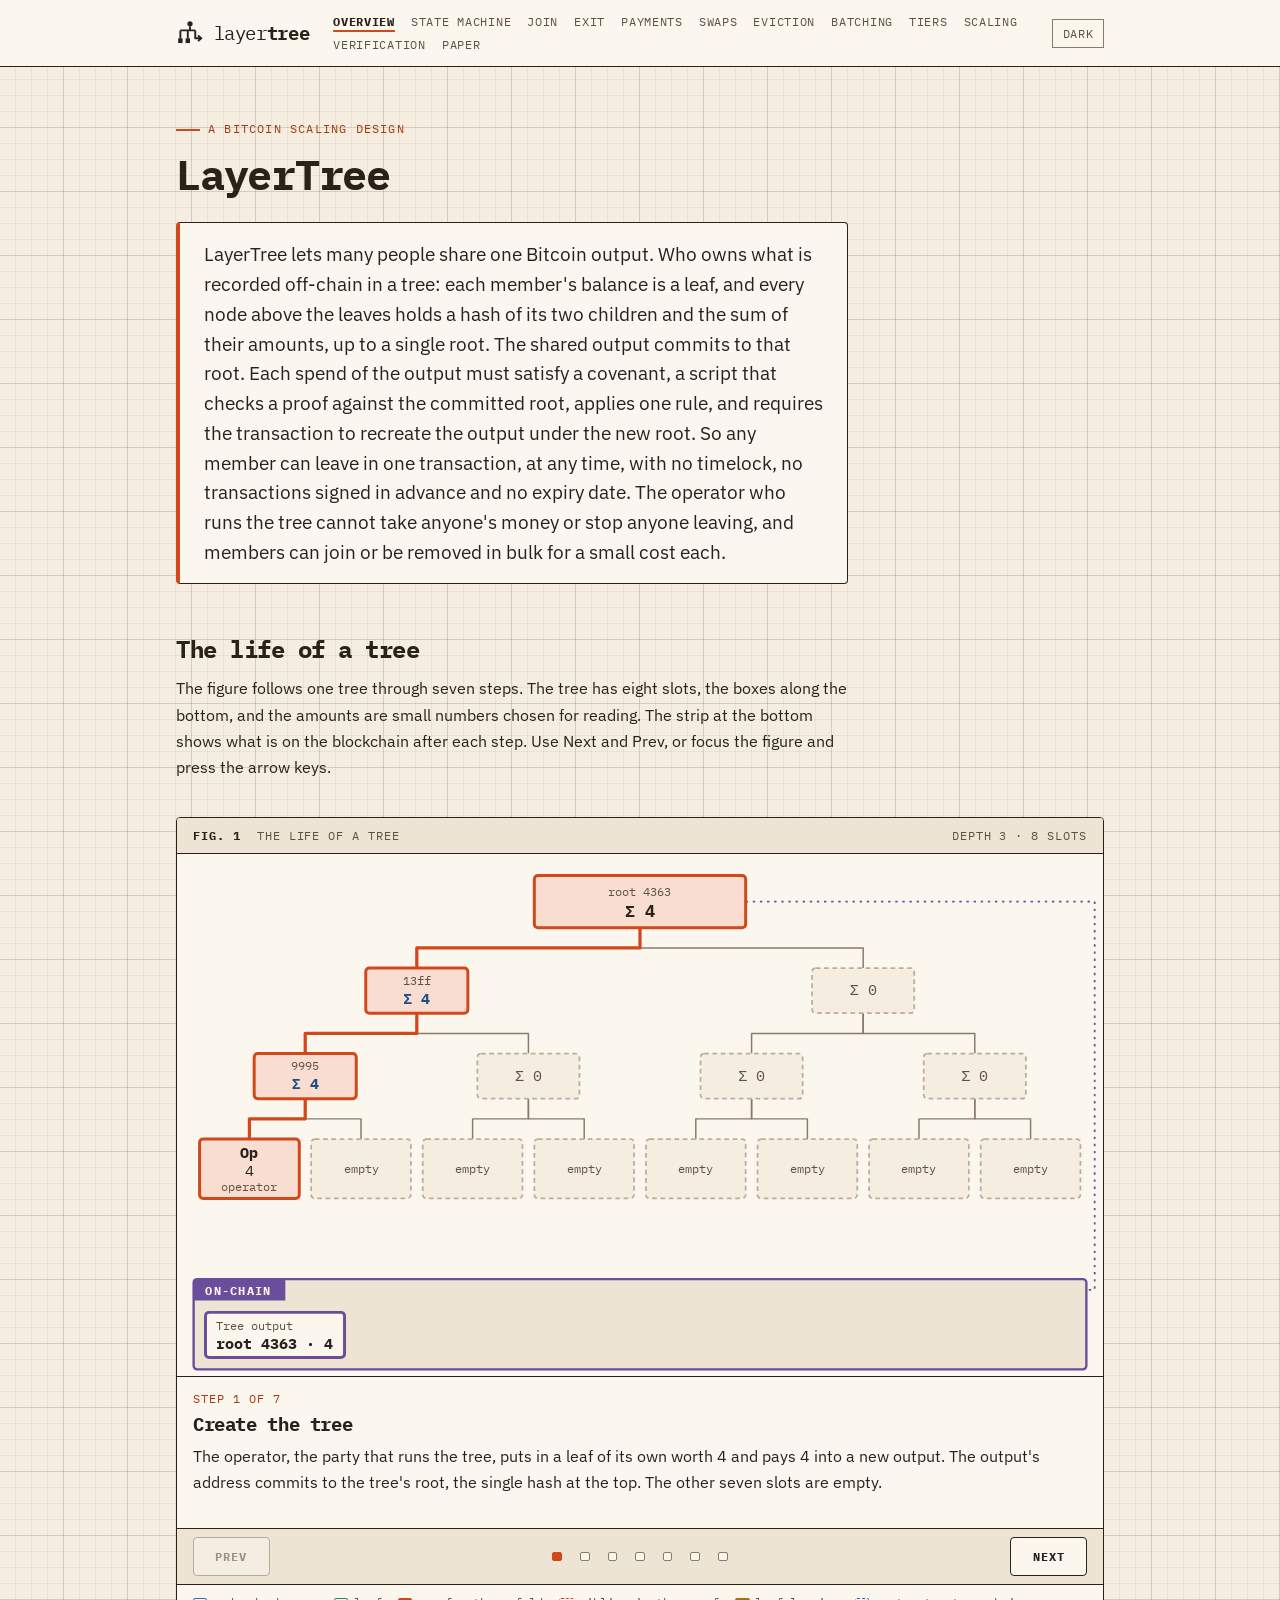
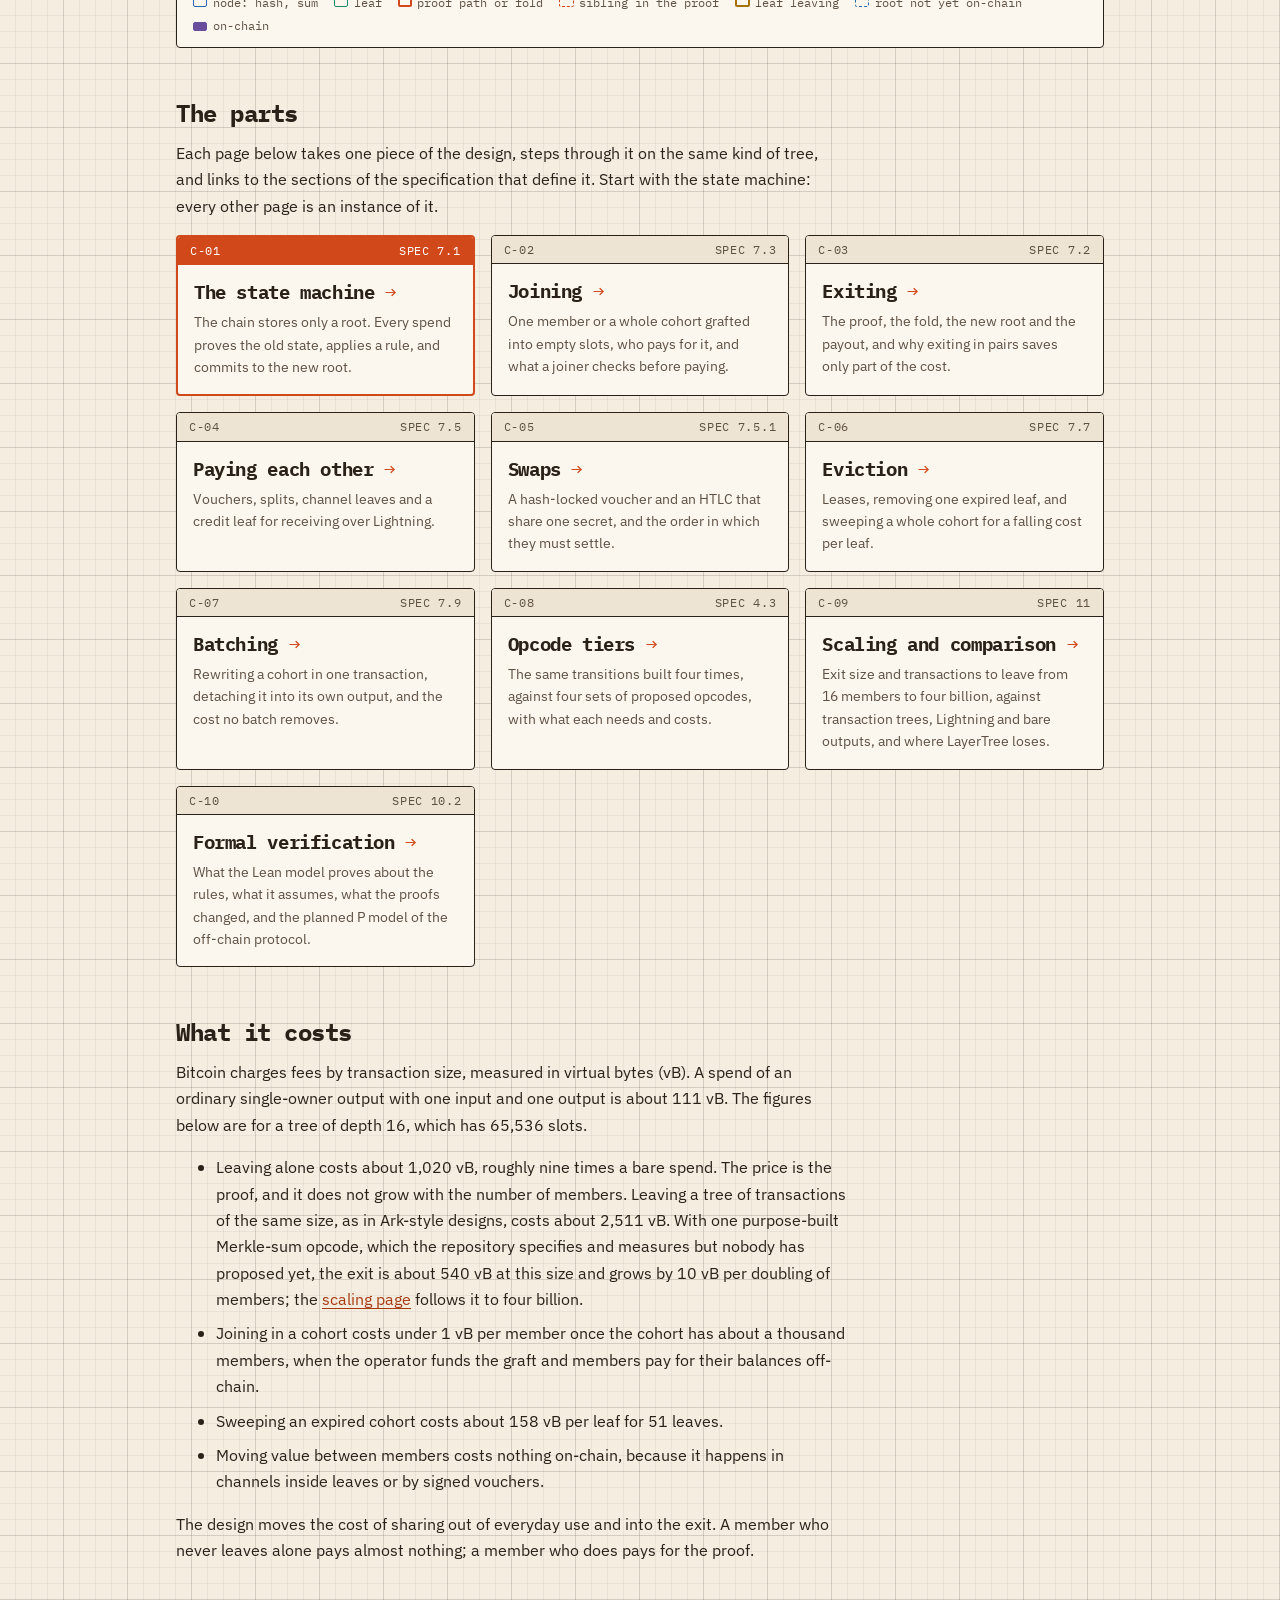
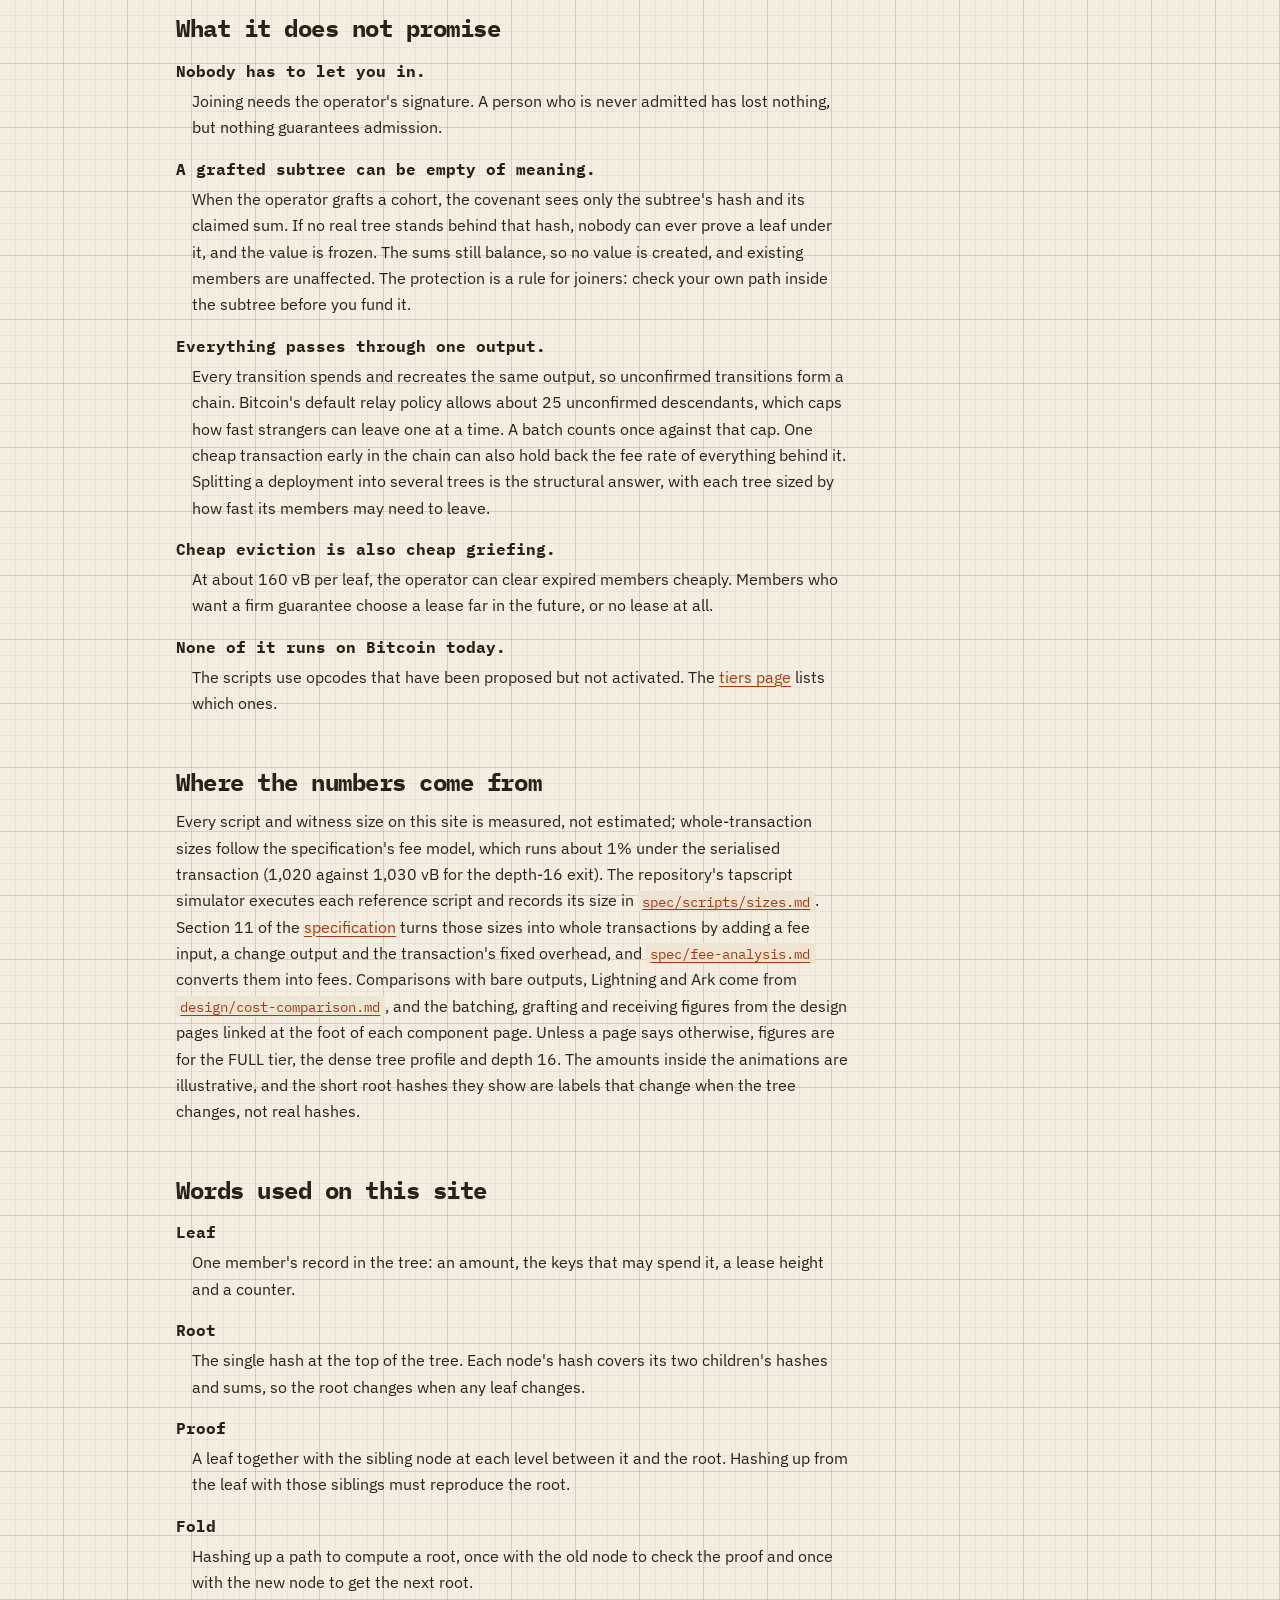
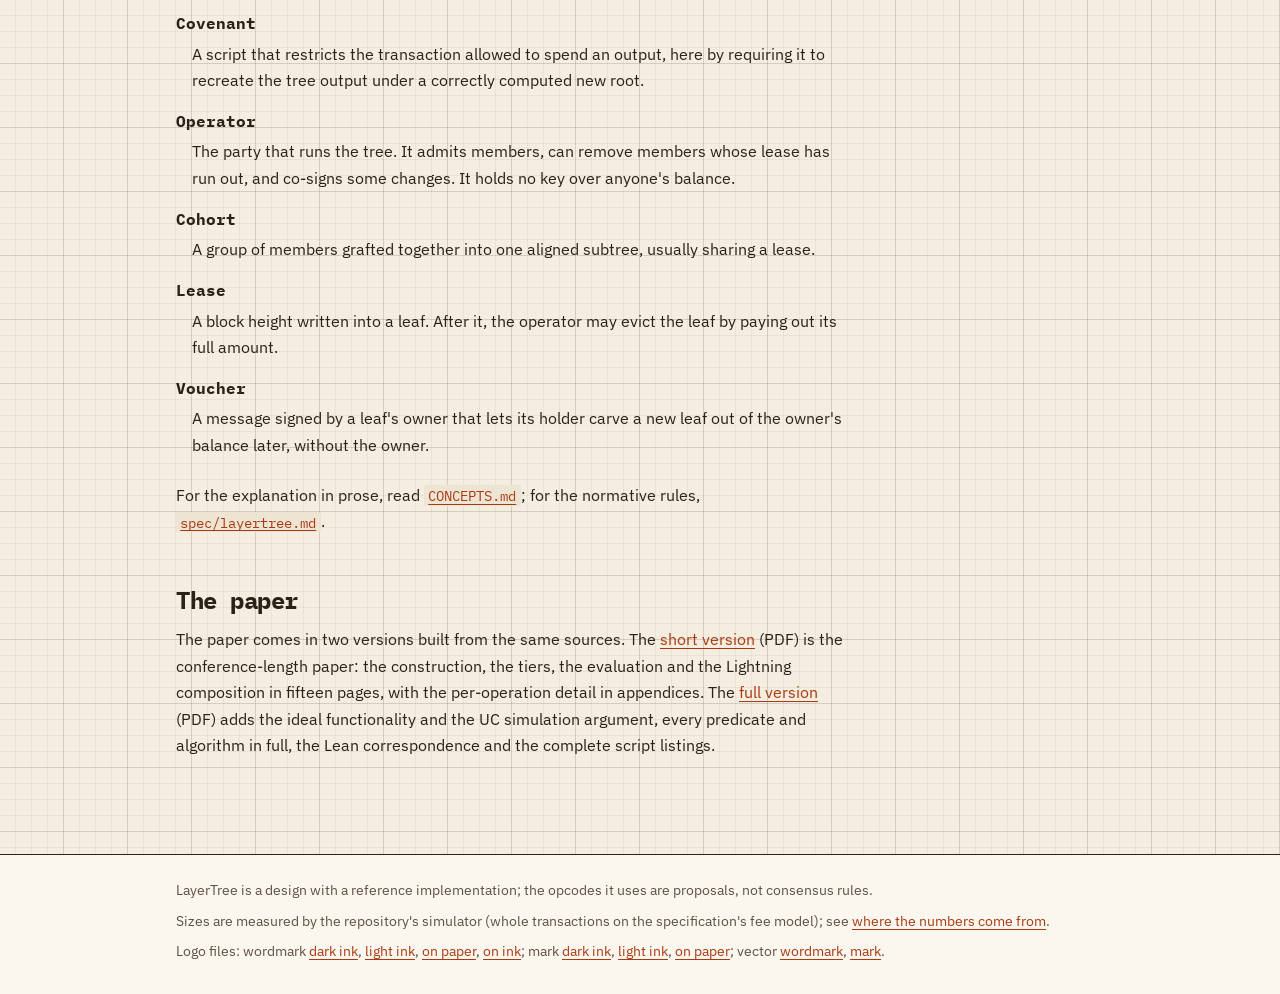
<file: site/index.html>
<!doctype html>
<html lang="en">
<head>
<meta charset="utf-8">
<meta name="viewport" content="width=device-width, initial-scale=1">
<link rel="icon" href="favicon.svg" type="image/svg+xml">
<link rel="icon" href="favicon.ico" sizes="48x48">
<link rel="apple-touch-icon" href="apple-touch-icon.png">
<link rel="preconnect" href="https://fonts.googleapis.com">
<link rel="preconnect" href="https://fonts.gstatic.com" crossorigin>
<link rel="stylesheet" href="https://fonts.googleapis.com/css2?family=IBM+Plex+Mono:wght@400;700&amp;family=IBM+Plex+Sans:ital,wght@0,400;0,600;1,400&amp;display=swap">
<title>LayerTree explained</title>
<meta name="description" content="An interactive explainer for LayerTree: one shared Bitcoin output, an off-chain Merkle-sum tree, and covenants that let any member leave in one transaction.">
<script>try{if(localStorage.getItem("layertree-theme")==="dark")document.documentElement.setAttribute("data-theme","dark")}catch(e){}</script>
<link rel="stylesheet" href="css/tokens.css">
<link rel="stylesheet" href="css/site.css">
<script src="js/theme.js" defer></script>
</head>
<body>
<a class="skip-link" href="#main">Skip to content</a>
<header class="site-header">
  <div class="site-header__inner">
    <a class="site-name" href="index.html" aria-label="LayerTree, overview"><img class="logo-light" src="assets/logo-light.svg" alt="" width="28" height="28"><img class="logo-dark" src="assets/logo-dark.svg" alt="" width="28" height="28"><span>layer<b>tree</b></span></a>
    <nav class="site-nav" aria-label="Pages">
      <ul>
        <li><a href="index.html" aria-current="page">Overview</a></li>
        <li><a href="components/state-machine.html">State machine</a></li>
        <li><a href="components/join.html">Join</a></li>
        <li><a href="components/exit.html">Exit</a></li>
        <li><a href="components/payment.html">Payments</a></li>
        <li><a href="components/swap.html">Swaps</a></li>
        <li><a href="components/evict.html">Eviction</a></li>
        <li><a href="components/batching.html">Batching</a></li>
        <li><a href="components/tiers.html">Tiers</a></li>
        <li><a href="components/scaling.html">Scaling</a></li>
        <li><a href="components/verification.html">Verification</a></li>
        <li><a href="index.html#paper">Paper</a></li>
      </ul>
    </nav>
    <button type="button" class="theme-toggle" aria-pressed="false">Dark</button>
  </div>
</header>

<main id="main">
  <p class="eyebrow">A Bitcoin scaling design</p>
  <h1>LayerTree</h1>

  <p class="takeaway">LayerTree lets many people share one Bitcoin output. Who owns
  what is recorded off-chain in a tree: each member's balance is a leaf, and every
  node above the leaves holds a hash of its two children and the sum of their
  amounts, up to a single root. The shared output commits to that root. Each spend
  of the output must satisfy a covenant, a script that checks a proof against the
  committed root, applies one rule, and requires the transaction to recreate the
  output under the new root. So any member can leave in one transaction, at any
  time, with no timelock, no transactions signed in advance and no expiry date.
  The operator who runs the tree cannot take anyone's money or stop anyone
  leaving, and members can join or be removed in bulk for a small cost each.</p>

  <h2 id="life">The life of a tree</h2>
  <p>The figure follows one tree through seven steps. The tree has eight slots,
  the boxes along the bottom, and the amounts are small numbers chosen for
  reading. The strip at the bottom shows what is on the blockchain after each
  step. Use Next and Prev, or focus the figure and press the arrow keys.</p>

  <div class="tree-anim" data-scenario="life-of-a-tree">
    <noscript><p class="ta-noscript">This figure needs JavaScript. The text on this page and on each component page describes the same steps.</p></noscript>
  </div>
  <script type="application/json" id="life-of-a-tree">
  {
    "label": "The life of a tree",
    "depth": 3,
    "leaves": [],
    "steps": [
      {
        "title": "Create the tree",
        "caption": "The operator, the party that runs the tree, puts in a leaf of its own worth 4 and pays 4 into a new output. The output's address commits to the tree's root, the single hash at the top. The other seven slots are empty.",
        "ops": [
          {"op": "leaf", "pos": 0, "leaf": {"label": "Op", "amount": 4, "note": "operator"}},
          {"op": "fold", "pos": 0},
          {"op": "commit"}
        ]
      },
      {
        "title": "A cohort joins",
        "caption": "Four members join in one transaction. The operator builds their four leaves into a subtree off-chain and grafts it into four empty slots. The covenant checks that the slots were empty and that the output grows by 16, the amount a funding input brings in. Each member checked their own leaf inside the subtree before paying.",
        "ops": [
          {"op": "leaves", "from": 4, "leaves": [
            {"label": "A", "amount": 5, "note": "lease 900"},
            {"label": "B", "amount": 3, "note": "lease 900"},
            {"label": "C", "amount": 6, "note": "lease 900"},
            {"label": "D", "amount": 2, "note": "lease 900"}
          ]},
          {"op": "region", "h": 2, "i": 1, "label": "cohort"},
          {"op": "fold", "pos": 1, "h": 2},
          {"op": "chip", "id": "fund", "kind": "input", "label": "Funding input", "amount": 16},
          {"op": "commit"}
        ]
      },
      {
        "title": "A pays B, off-chain",
        "caption": "A's and B's leaves each hold a Lightning channel with the operator. A pays B 1 by updating both channels, with the payment passing through the operator. A leaf's amount is its channel's capacity, which does not change, so the tree and the chain stay as they were.",
        "ops": [
          {"op": "clearChips"},
          {"op": "link", "from": 4, "to": 5, "text": "A pays B 1 off-chain"}
        ]
      },
      {
        "title": "C proves its leaf",
        "caption": "C wants to leave. C's transaction spends the tree output and carries a proof: C's leaf plus the sibling at each level on the way up (dashed outlines). The script hashes and adds its way to the top, and the result must equal the root the output commits to. C's signature authorises the spend.",
        "ops": [
          {"op": "path", "pos": 6},
          {"op": "badge", "pos": 6, "text": "C signs", "kind": "sig"}
        ]
      },
      {
        "title": "The new root is committed",
        "caption": "The script puts an empty slot where C's leaf was and folds the same path again, which gives a new root and a total 6 lower. The transaction must recreate the tree output under that root holding 14, and pay 6 to C. That is the whole exit: one transaction, no timelock, nobody else's signature.",
        "ops": [
          {"op": "leaf", "pos": 6, "leaf": null},
          {"op": "fold", "pos": 6},
          {"op": "chip", "id": "payC", "kind": "payout", "label": "Payout to C", "amount": 6},
          {"op": "commit"}
        ]
      },
      {
        "title": "The cohort's lease runs out",
        "caption": "Each leaf in the cohort carries a lease: a block height after which the operator may remove the leaf, paying it in full. The chain has passed height 900. The operator publishes every slot of the subtree once, so the script can check each lease and recompute the subtree's node.",
        "ops": [
          {"op": "clearChips"},
          {"op": "region", "h": 2, "i": 1, "label": "lease expired"},
          {"op": "path", "pos": 1, "h": 2},
          {"op": "badge", "node": [2, 1], "text": "operator signs", "kind": "sig"}
        ]
      },
      {
        "title": "The operator sweeps the cohort",
        "caption": "The script replaces the subtree with an empty one, folds the path once, and pays each remaining member exactly their amount. The tree output now holds the operator's 4. The sweep shares one path among all the cohort's leaves, so each leaf costs a fraction of a separate exit.",
        "ops": [
          {"op": "leaves", "from": 4, "leaves": [null, null, null, null]},
          {"op": "fold", "pos": 1, "h": 2},
          {"op": "chip", "id": "payA", "kind": "payout", "label": "Payout to A", "amount": 5},
          {"op": "chip", "id": "payB", "kind": "payout", "label": "Payout to B", "amount": 3},
          {"op": "chip", "id": "payD", "kind": "payout", "label": "Payout to D", "amount": 2},
          {"op": "commit"}
        ]
      }
    ]
  }
  </script>

  <h2 id="parts">The parts</h2>
  <p>Each page below takes one piece of the design, steps through it on the same
  kind of tree, and links to the sections of the specification that define it.
  Start with the state machine: every other page is an instance of it.</p>

  <ul class="card-grid">
    <li><a class="card card--primary" href="components/state-machine.html">
      <span class="card__ref" aria-hidden="true"><span>C-01</span><span>SPEC 7.1</span></span>
      <span class="card__title">The state machine</span>
      <span class="card__body">The chain stores only a root. Every spend proves the old state, applies a rule, and commits to the new root.</span></a></li>
    <li><a class="card" href="components/join.html">
      <span class="card__ref" aria-hidden="true"><span>C-02</span><span>SPEC 7.3</span></span>
      <span class="card__title">Joining</span>
      <span class="card__body">One member or a whole cohort grafted into empty slots, who pays for it, and what a joiner checks before paying.</span></a></li>
    <li><a class="card" href="components/exit.html">
      <span class="card__ref" aria-hidden="true"><span>C-03</span><span>SPEC 7.2</span></span>
      <span class="card__title">Exiting</span>
      <span class="card__body">The proof, the fold, the new root and the payout, and why exiting in pairs saves only part of the cost.</span></a></li>
    <li><a class="card" href="components/payment.html">
      <span class="card__ref" aria-hidden="true"><span>C-04</span><span>SPEC 7.5</span></span>
      <span class="card__title">Paying each other</span>
      <span class="card__body">Vouchers, splits, channel leaves and a credit leaf for receiving over Lightning.</span></a></li>
    <li><a class="card" href="components/swap.html">
      <span class="card__ref" aria-hidden="true"><span>C-05</span><span>SPEC 7.5.1</span></span>
      <span class="card__title">Swaps</span>
      <span class="card__body">A hash-locked voucher and an HTLC that share one secret, and the order in which they must settle.</span></a></li>
    <li><a class="card" href="components/evict.html">
      <span class="card__ref" aria-hidden="true"><span>C-06</span><span>SPEC 7.7</span></span>
      <span class="card__title">Eviction</span>
      <span class="card__body">Leases, removing one expired leaf, and sweeping a whole cohort for a falling cost per leaf.</span></a></li>
    <li><a class="card" href="components/batching.html">
      <span class="card__ref" aria-hidden="true"><span>C-07</span><span>SPEC 7.9</span></span>
      <span class="card__title">Batching</span>
      <span class="card__body">Rewriting a cohort in one transaction, detaching it into its own output, and the cost no batch removes.</span></a></li>
    <li><a class="card" href="components/tiers.html">
      <span class="card__ref" aria-hidden="true"><span>C-08</span><span>SPEC 4.3</span></span>
      <span class="card__title">Opcode tiers</span>
      <span class="card__body">The same transitions built four times, against four sets of proposed opcodes, with what each needs and costs.</span></a></li>
    <li><a class="card" href="components/scaling.html">
      <span class="card__ref" aria-hidden="true"><span>C-09</span><span>SPEC 11</span></span>
      <span class="card__title">Scaling and comparison</span>
      <span class="card__body">Exit size and transactions to leave from 16 members to four billion, against transaction trees, Lightning and bare outputs, and where LayerTree loses.</span></a></li>
    <li><a class="card" href="components/verification.html">
      <span class="card__ref" aria-hidden="true"><span>C-10</span><span>SPEC 10.2</span></span>
      <span class="card__title">Formal verification</span>
      <span class="card__body">What the Lean model proves about the rules, what it assumes, what the proofs changed, and the planned P model of the off-chain protocol.</span></a></li>
  </ul>

  <h2 id="cost">What it costs</h2>
  <p>Bitcoin charges fees by transaction size, measured in virtual bytes (vB).
  A spend of an ordinary single-owner output with one input and one output is
  about 111 vB. The figures below are for a tree of depth 16, which has 65,536
  slots.</p>
  <ul>
    <li>Leaving alone costs about 1,020 vB, roughly nine times a bare spend. The
    price is the proof, and it does not grow with the number of members. Leaving
    a tree of transactions of the same size, as in Ark-style designs, costs about
    2,511 vB. With one purpose-built Merkle-sum opcode, which the repository
    specifies and measures but nobody has proposed yet, the exit is about 540 vB
    at this size and grows by 10 vB per doubling of members; the
    <a href="components/scaling.html">scaling page</a> follows it to four billion.</li>
    <li>Joining in a cohort costs under 1 vB per member once the cohort has about
    a thousand members, when the operator funds the graft and members pay for
    their balances off-chain.</li>
    <li>Sweeping an expired cohort costs about 158 vB per leaf for 51 leaves.</li>
    <li>Moving value between members costs nothing on-chain, because it happens
    in channels inside leaves or by signed vouchers.</li>
  </ul>
  <p>The design moves the cost of sharing out of everyday use and into the exit.
  A member who never leaves alone pays almost nothing; a member who does pays
  for the proof.</p>

  <h2 id="limits">What it does not promise</h2>
  <dl class="terms">
    <dt>Nobody has to let you in.</dt>
    <dd>Joining needs the operator's signature. A person who is never admitted
    has lost nothing, but nothing guarantees admission.</dd>
    <dt>A grafted subtree can be empty of meaning.</dt>
    <dd>When the operator grafts a cohort, the covenant sees only the subtree's
    hash and its claimed sum. If no real tree stands behind that hash, nobody can
    ever prove a leaf under it, and the value is frozen. The sums still balance,
    so no value is created, and existing members are unaffected. The protection
    is a rule for joiners: check your own path inside the subtree before you
    fund it.</dd>
    <dt>Everything passes through one output.</dt>
    <dd>Every transition spends and recreates the same output, so unconfirmed
    transitions form a chain. Bitcoin's default relay policy allows about 25
    unconfirmed descendants, which caps how fast strangers can leave one at a
    time. A batch counts once against that cap. One cheap transaction early in
    the chain can also hold back the fee rate of everything behind it. Splitting
    a deployment into several trees is the structural answer, with each tree
    sized by how fast its members may need to leave.</dd>
    <dt>Cheap eviction is also cheap griefing.</dt>
    <dd>At about 160 vB per leaf, the operator can clear expired members cheaply.
    Members who want a firm guarantee choose a lease far in the future, or no
    lease at all.</dd>
    <dt>None of it runs on Bitcoin today.</dt>
    <dd>The scripts use opcodes that have been proposed but not activated. The
    <a href="components/tiers.html">tiers page</a> lists which ones.</dd>
  </dl>

  <h2 id="numbers">Where the numbers come from</h2>
  <p>Every script and witness size on this site is measured, not estimated;
  whole-transaction sizes follow the specification's fee model, which runs
  about 1% under the serialised transaction (1,020 against 1,030 vB for the
  depth-16 exit). The repository's
  tapscript simulator executes each reference script and records its size in
  <a href="../spec/scripts/sizes.md"><code>spec/scripts/sizes.md</code></a>.
  Section 11 of the <a href="../spec/layertree.md">specification</a> turns those
  sizes into whole transactions by adding a fee input, a change output and the
  transaction's fixed overhead, and
  <a href="../spec/fee-analysis.md"><code>spec/fee-analysis.md</code></a> converts
  them into fees. Comparisons with bare outputs, Lightning and Ark come from
  <a href="../design/cost-comparison.md"><code>design/cost-comparison.md</code></a>,
  and the batching, grafting and receiving figures from the design pages linked
  at the foot of each component page. Unless a page says otherwise, figures are
  for the FULL tier, the dense tree profile and depth 16. The amounts inside the
  animations are illustrative, and the short root hashes they show are labels
  that change when the tree changes, not real hashes.</p>

  <h2 id="words">Words used on this site</h2>
  <dl class="terms">
    <dt>Leaf</dt><dd>One member's record in the tree: an amount, the keys that may
    spend it, a lease height and a counter.</dd>
    <dt>Root</dt><dd>The single hash at the top of the tree. Each node's hash
    covers its two children's hashes and sums, so the root changes when any leaf
    changes.</dd>
    <dt>Proof</dt><dd>A leaf together with the sibling node at each level between
    it and the root. Hashing up from the leaf with those siblings must reproduce
    the root.</dd>
    <dt>Fold</dt><dd>Hashing up a path to compute a root, once with the old node
    to check the proof and once with the new node to get the next root.</dd>
    <dt>Covenant</dt><dd>A script that restricts the transaction allowed to spend
    an output, here by requiring it to recreate the tree output under a correctly
    computed new root.</dd>
    <dt>Operator</dt><dd>The party that runs the tree. It admits members, can
    remove members whose lease has run out, and co-signs some changes. It holds
    no key over anyone's balance.</dd>
    <dt>Cohort</dt><dd>A group of members grafted together into one aligned
    subtree, usually sharing a lease.</dd>
    <dt>Lease</dt><dd>A block height written into a leaf. After it, the operator
    may evict the leaf by paying out its full amount.</dd>
    <dt>Voucher</dt><dd>A message signed by a leaf's owner that lets its holder
    carve a new leaf out of the owner's balance later, without the owner.</dd>
  </dl>
  <p>For the explanation in prose, read
  <a href="../CONCEPTS.md"><code>CONCEPTS.md</code></a>; for the normative rules,
  <a href="../spec/layertree.md"><code>spec/layertree.md</code></a>.</p>

  <h2 id="paper">The paper</h2>
  <p>The paper comes in two versions built from the same sources. The
  <a href="../paper/main.pdf">short version</a> (PDF) is the
  conference-length paper: the construction, the tiers, the evaluation and the
  Lightning composition in fifteen pages, with the per-operation detail in
  appendices. The <a href="../paper/main-full.pdf">full version</a> (PDF) adds the
  ideal functionality and the UC simulation argument, every predicate and
  algorithm in full, the Lean correspondence and the complete script listings.</p>
</main>

<footer class="site-footer">
  <div class="site-footer__inner">
    <p>LayerTree is a design with a reference implementation; the opcodes it uses are proposals, not consensus rules.</p>
    <p>Sizes are measured by the repository's simulator (whole transactions on the specification's fee model); see <a href="#numbers">where the numbers come from</a>.</p>
    <p>Logo files: wordmark <a href="assets/brand/layertree-wordmark-ink.png">dark ink</a>, <a href="assets/brand/layertree-wordmark-cream.png">light ink</a>, <a href="assets/brand/layertree-wordmark-on-paper.png">on paper</a>, <a href="assets/brand/layertree-wordmark-on-ink.png">on ink</a>; mark <a href="assets/brand/layertree-mark-ink.png">dark ink</a>, <a href="assets/brand/layertree-mark-cream.png">light ink</a>, <a href="assets/brand/layertree-mark-on-paper.png">on paper</a>; vector <a href="assets/logo-wordmark.svg">wordmark</a>, <a href="assets/logo.svg">mark</a>.</p>
  </div>
</footer>
<script src="js/tree-anim.js"></script>
</body>
</html>
</file>
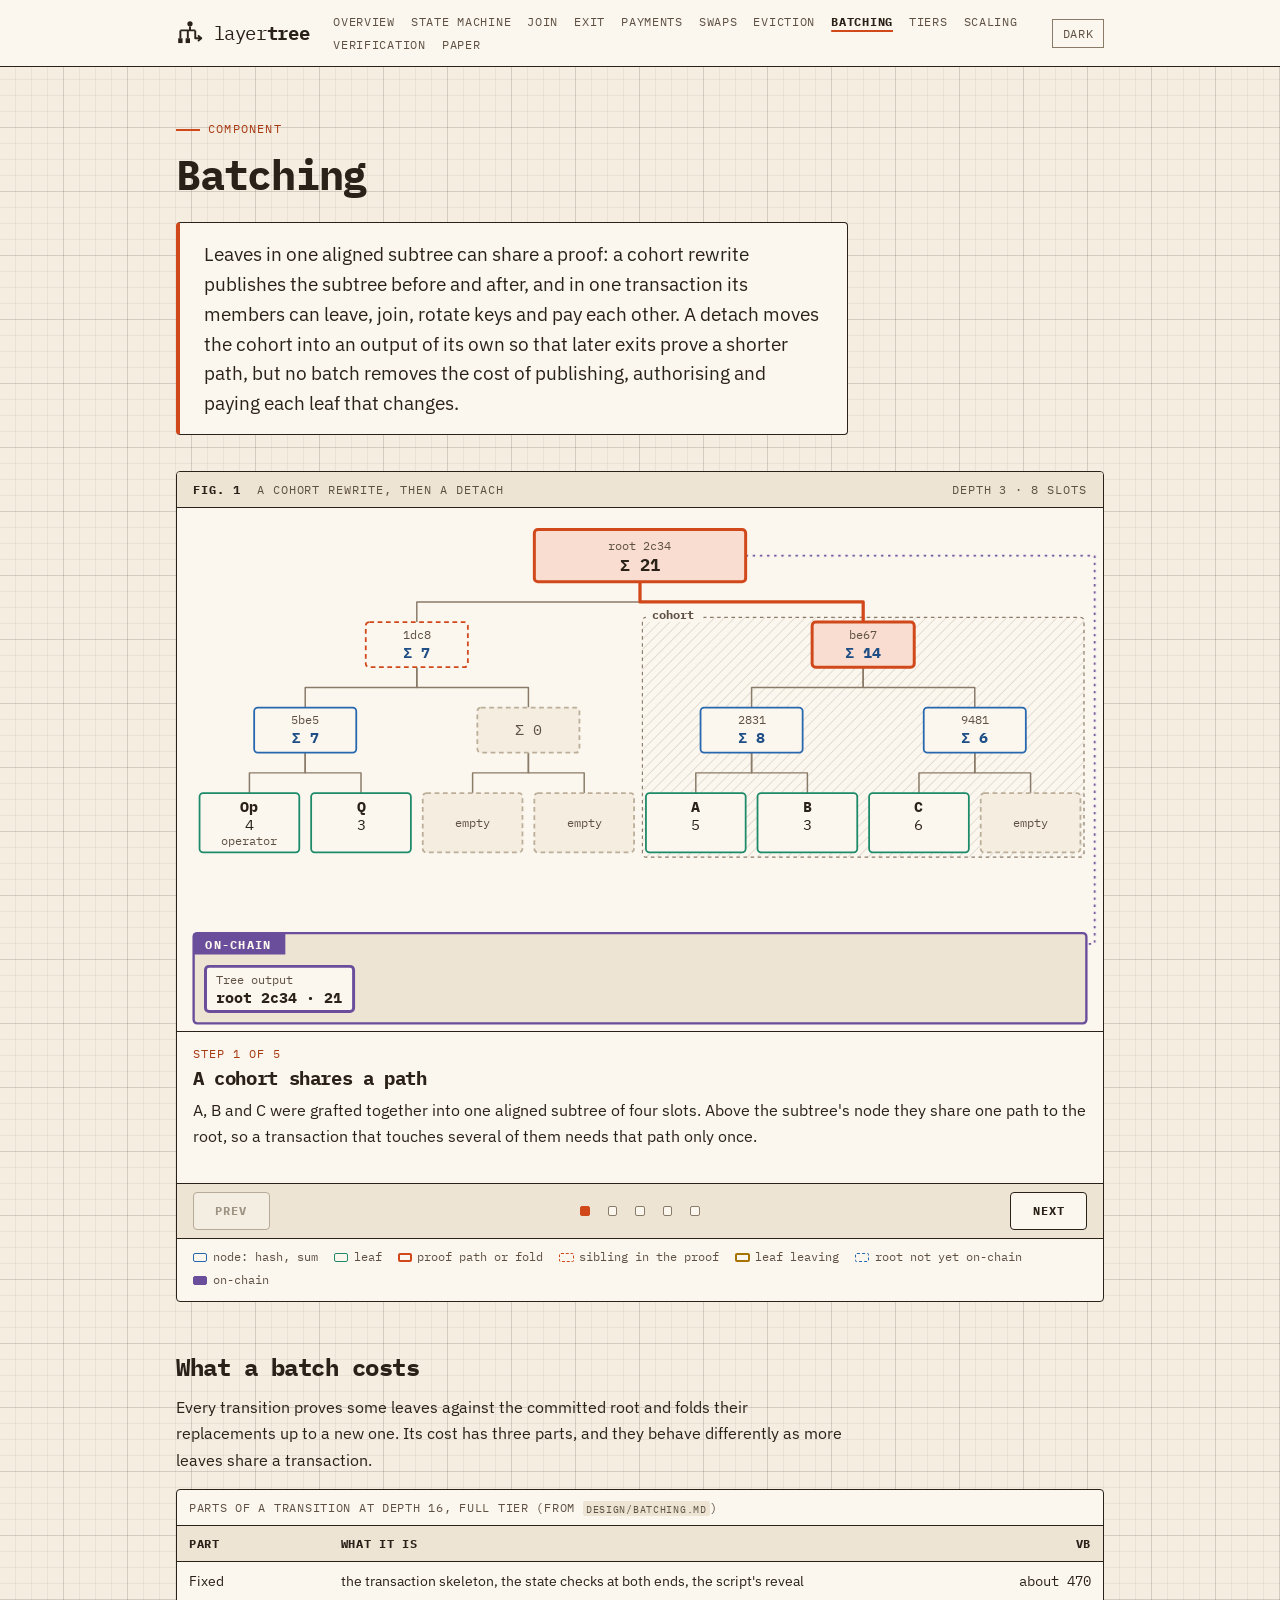
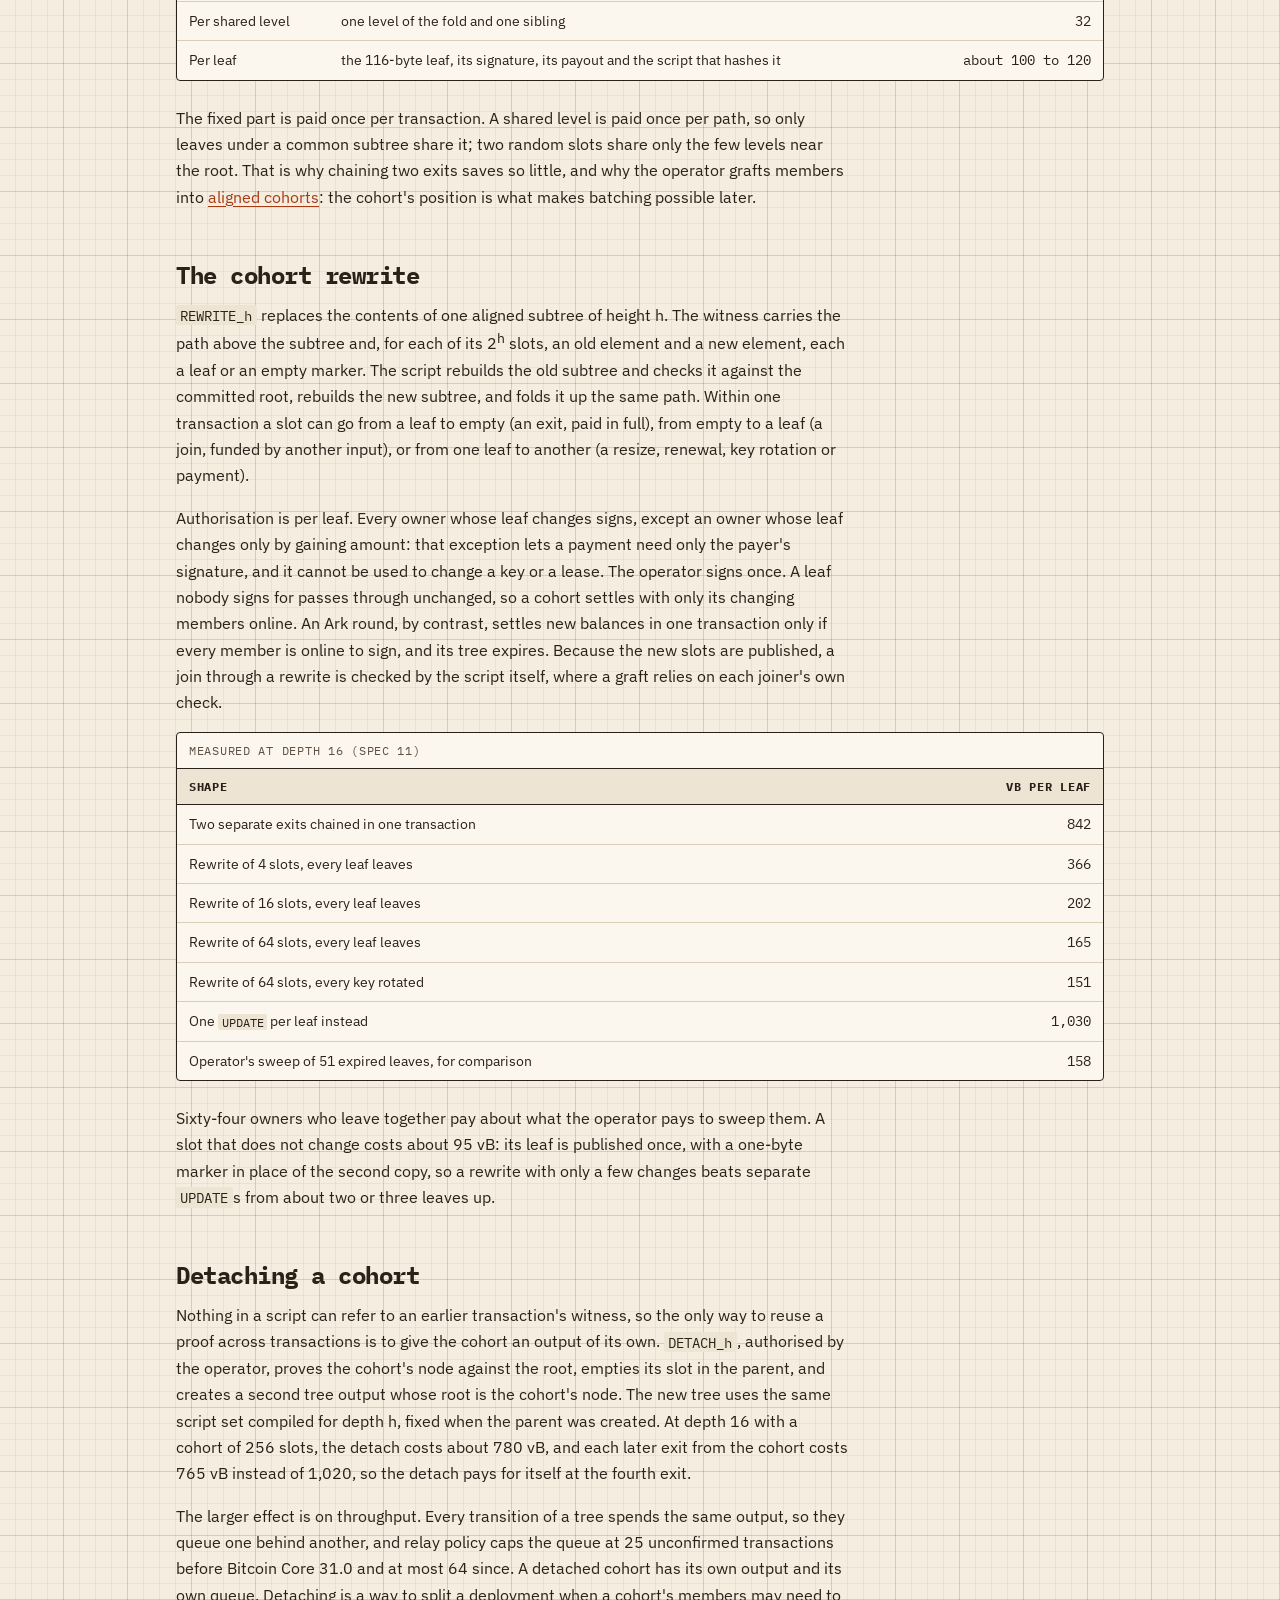
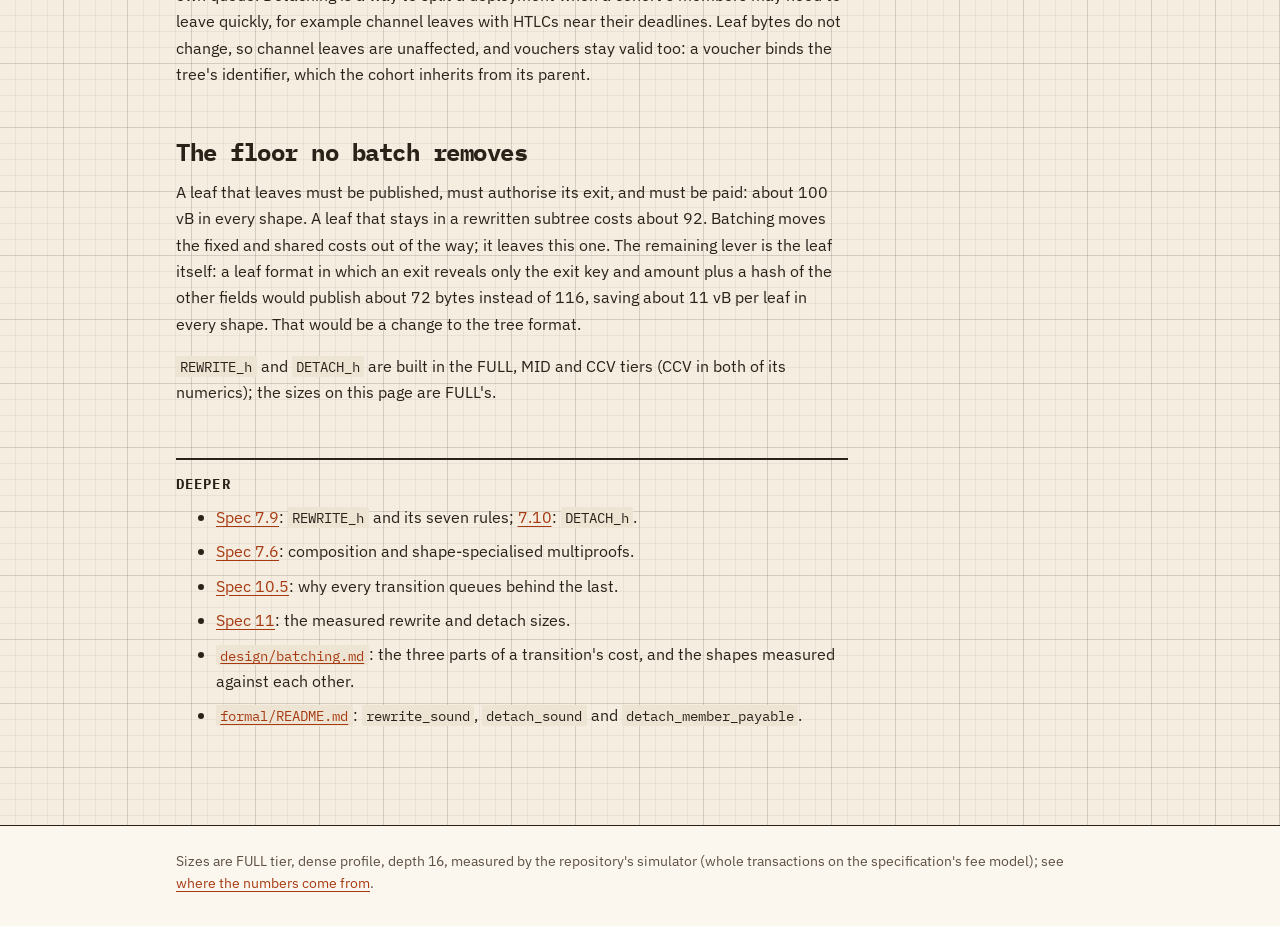
<file: site/components/batching.html>
<!doctype html>
<html lang="en">
<head>
<meta charset="utf-8">
<meta name="viewport" content="width=device-width, initial-scale=1">
<link rel="icon" href="../favicon.svg" type="image/svg+xml">
<link rel="icon" href="../favicon.ico" sizes="48x48">
<link rel="apple-touch-icon" href="../apple-touch-icon.png">
<link rel="preconnect" href="https://fonts.googleapis.com">
<link rel="preconnect" href="https://fonts.gstatic.com" crossorigin>
<link rel="stylesheet" href="https://fonts.googleapis.com/css2?family=IBM+Plex+Mono:wght@400;700&amp;family=IBM+Plex+Sans:ital,wght@0,400;0,600;1,400&amp;display=swap">
<title>Batching a cohort</title>
<meta name="description" content="How LayerTree shares one proof among many leaves: the cohort rewrite REWRITE_h, detaching a cohort with DETACH_h, and the cost per leaf that no batch removes.">
<script>try{if(localStorage.getItem("layertree-theme")==="dark")document.documentElement.setAttribute("data-theme","dark")}catch(e){}</script>
<link rel="stylesheet" href="../css/tokens.css">
<link rel="stylesheet" href="../css/site.css">
<script src="../js/theme.js" defer></script>
</head>
<body>
<a class="skip-link" href="#main">Skip to content</a>
<header class="site-header">
  <div class="site-header__inner">
    <a class="site-name" href="../index.html" aria-label="LayerTree, overview"><img class="logo-light" src="../assets/logo-light.svg" alt="" width="28" height="28"><img class="logo-dark" src="../assets/logo-dark.svg" alt="" width="28" height="28"><span>layer<b>tree</b></span></a>
    <nav class="site-nav" aria-label="Pages">
      <ul>
        <li><a href="../index.html">Overview</a></li>
        <li><a href="state-machine.html">State machine</a></li>
        <li><a href="join.html">Join</a></li>
        <li><a href="exit.html">Exit</a></li>
        <li><a href="payment.html">Payments</a></li>
        <li><a href="swap.html">Swaps</a></li>
        <li><a href="evict.html">Eviction</a></li>
        <li><a href="batching.html" aria-current="page">Batching</a></li>
        <li><a href="tiers.html">Tiers</a></li>
        <li><a href="scaling.html">Scaling</a></li>
        <li><a href="verification.html">Verification</a></li>
        <li><a href="../index.html#paper">Paper</a></li>
      </ul>
    </nav>
    <button type="button" class="theme-toggle" aria-pressed="false">Dark</button>
  </div>
</header>

<main id="main">
  <p class="eyebrow">Component</p>
  <h1>Batching</h1>

  <p class="takeaway">Leaves in one aligned subtree can share a proof: a cohort
  rewrite publishes the subtree before and after, and in one transaction its
  members can leave, join, rotate keys and pay each other. A detach moves the
  cohort into an output of its own so that later exits prove a shorter path, but
  no batch removes the cost of publishing, authorising and paying each leaf that
  changes.</p>

  <div class="tree-anim" data-scenario="batch-steps">
    <noscript><p class="ta-noscript">This figure needs JavaScript. The sections below describe the same steps.</p></noscript>
  </div>
  <script type="application/json" id="batch-steps">
  {
    "label": "A cohort rewrite, then a detach",
    "depth": 3,
    "committed": true,
    "leaves": [
      {"label": "Op", "amount": 4, "note": "operator"}, {"label": "Q", "amount": 3},
      null, null,
      {"label": "A", "amount": 5}, {"label": "B", "amount": 3},
      {"label": "C", "amount": 6}, null
    ],
    "steps": [
      {
        "title": "A cohort shares a path",
        "caption": "A, B and C were grafted together into one aligned subtree of four slots. Above the subtree's node they share one path to the root, so a transaction that touches several of them needs that path only once.",
        "ops": [
          {"op": "region", "h": 2, "i": 1, "label": "cohort"},
          {"op": "path", "pos": 1, "h": 2}
        ]
      },
      {
        "title": "The rewrite publishes old and new slots",
        "caption": "In one rewrite, A leaves, B pays C 1, and a new member N joins the empty slot. The witness carries every slot twice, as it was and as it will be. A and B sign, because their leaves change. C does not: its leaf only gains. N's slot was empty, so N signs nothing, and the operator signs once.",
        "ops": [
          {"op": "region", "h": 2, "i": 1, "label": "rewritten"},
          {"op": "leaves", "from": 4, "leaves": [
            null, {"label": "B", "amount": 2}, {"label": "C", "amount": 7}, {"label": "N", "amount": 4}
          ]},
          {"op": "badge", "pos": 4, "text": "A signs", "kind": "sig"},
          {"op": "badge", "pos": 5, "text": "B signs", "kind": "sig"},
          {"op": "badge", "node": [2, 1], "text": "operator signs", "kind": "sig"}
        ]
      },
      {
        "title": "One fold, one transaction",
        "caption": "The script rebuilds the old subtree from the old slots and checks it against the committed root, then rebuilds the new subtree and folds it up the same path. A is paid exactly 5, N's 4 comes from a funding input, and the tree output holds 20. With 64 slots at depth 16, a rewrite in which everyone changes costs about 148 vB per leaf.",
        "ops": [
          {"op": "fold", "pos": 1, "h": 2},
          {"op": "chip", "id": "payA", "kind": "payout", "label": "Payout to A", "amount": 5},
          {"op": "chip", "id": "fundN", "kind": "input", "label": "N's funding input", "amount": 4},
          {"op": "commit"}
        ]
      },
      {
        "title": "Detach: the cohort gets its own output",
        "caption": "The operator moves the cohort into a tree output of its own. The witness proves the cohort's node against the root, as a graft does in reverse. The cohort's node becomes the root of a new tree of depth 2.",
        "ops": [
          {"op": "clearChips"},
          {"op": "region", "h": 2, "i": 1, "label": "detaching"},
          {"op": "path", "pos": 1, "h": 2},
          {"op": "badge", "node": [2, 1], "text": "operator signs", "kind": "sig"}
        ]
      },
      {
        "title": "Two tree outputs",
        "caption": "Output 0 recreates the parent tree with an empty subtree, holding 7. Output 1 is the cohort's own tree, holding 13. Each member's proof in the new tree is the lower part of their old one, so nobody needs new data, later exits prove a shorter path, and the cohort's transitions no longer queue behind the parent's.",
        "ops": [
          {"op": "chip", "id": "cohort", "kind": "tree2", "label": "Cohort tree output", "node": [2, 1]},
          {"op": "leaves", "from": 4, "leaves": [null, null, null, null]},
          {"op": "fold", "pos": 1, "h": 2},
          {"op": "commit"}
        ]
      }
    ]
  }
  </script>

  <h2 id="cost">What a batch costs</h2>
  <p>Every transition proves some leaves against the committed root and folds their
  replacements up to a new one. Its cost has three parts, and they behave
  differently as more leaves share a transaction.</p>
  <div class="table-wrap">
    <table>
      <caption>Parts of a transition at depth 16, FULL tier (from <code>design/batching.md</code>)</caption>
      <thead><tr><th>Part</th><th>What it is</th><th class="num">vB</th></tr></thead>
      <tbody>
        <tr><td>Fixed</td><td>the transaction skeleton, the state checks at both ends, the script's reveal</td><td class="num">about 470</td></tr>
        <tr><td>Per shared level</td><td>one level of the fold and one sibling</td><td class="num">32</td></tr>
        <tr><td>Per leaf</td><td>the 116-byte leaf, its signature, its payout and the script that hashes it</td><td class="num">about 100 to 120</td></tr>
      </tbody>
    </table>
  </div>
  <p>The fixed part is paid once per transaction. A shared level is paid once per
  path, so only leaves under a common subtree share it; two random slots share
  only the few levels near the root. That is why chaining two exits saves so
  little, and why the operator grafts members into
  <a href="join.html#graft">aligned cohorts</a>: the cohort's position is what makes
  batching possible later.</p>

  <h2 id="rewrite">The cohort rewrite</h2>
  <p><code>REWRITE_h</code> replaces the contents of one aligned subtree of
  height h. The witness carries the path above the subtree and, for each of its
  2<sup>h</sup> slots, an old element and a new element, each a leaf or an empty
  marker. The script rebuilds the old subtree and checks it against the committed
  root, rebuilds the new subtree, and folds it up the same path. Within one
  transaction a slot can go from a leaf to empty (an exit, paid in full), from
  empty to a leaf (a join, funded by another input), or from one leaf to another
  (a resize, renewal, key rotation or payment).</p>
  <p>Authorisation is per leaf. Every owner whose leaf changes signs, except an
  owner whose leaf changes only by gaining amount: that exception lets a payment
  need only the payer's signature, and it cannot be used to change a key or a
  lease. The operator signs once. A leaf nobody signs for passes through
  unchanged, so a cohort settles with only its changing members online. An Ark
  round, by contrast, settles new balances in one transaction only if every member
  is online to sign, and its tree expires. Because the new slots are published, a
  join through a rewrite is checked by the script itself, where a graft relies on
  each joiner's own check.</p>
  <div class="table-wrap">
    <table>
      <caption>Measured at depth 16 (spec 11)</caption>
      <thead><tr><th>Shape</th><th class="num">vB per leaf</th></tr></thead>
      <tbody>
        <tr><td>Two separate exits chained in one transaction</td><td class="num">842</td></tr>
        <tr><td>Rewrite of 4 slots, every leaf leaves</td><td class="num">366</td></tr>
        <tr><td>Rewrite of 16 slots, every leaf leaves</td><td class="num">202</td></tr>
        <tr><td>Rewrite of 64 slots, every leaf leaves</td><td class="num">165</td></tr>
        <tr><td>Rewrite of 64 slots, every key rotated</td><td class="num">151</td></tr>
        <tr><td>One <code>UPDATE</code> per leaf instead</td><td class="num">1,030</td></tr>
        <tr><td>Operator's sweep of 51 expired leaves, for comparison</td><td class="num">158</td></tr>
      </tbody>
    </table>
  </div>
  <p>Sixty-four owners who leave together pay about what the operator pays to
  sweep them. A slot that does not change costs about 95 vB: its leaf is published
  once, with a one-byte marker in place of the second copy, so a rewrite with
  only a few changes beats separate <code>UPDATE</code>s from about two or
  three leaves up.</p>

  <h2 id="detach">Detaching a cohort</h2>
  <p>Nothing in a script can refer to an earlier transaction's witness, so the
  only way to reuse a proof across transactions is to give the cohort an output of
  its own. <code>DETACH_h</code>, authorised by the operator, proves the cohort's
  node against the root, empties its slot in the parent, and creates a second tree
  output whose root is the cohort's node. The new tree uses the same script set
  compiled for depth h, fixed when the parent was created. At depth 16 with a
  cohort of 256 slots, the detach costs about 780 vB, and each later exit from
  the cohort costs 765 vB instead of 1,020, so the detach pays for itself at the
  fourth exit.</p>
  <p>The larger effect is on throughput. Every transition of a tree spends the
  same output, so they queue one behind another, and relay policy caps the queue
  at 25 unconfirmed transactions before Bitcoin Core 31.0 and at most 64 since. A detached cohort has its own output and
  its own queue. Detaching is a way to split a deployment when a cohort's members
  may need to leave quickly, for example channel leaves with HTLCs near their
  deadlines. Leaf bytes do not change, so channel leaves are unaffected, and vouchers
  stay valid too: a voucher binds the tree's identifier, which the cohort
  inherits from its parent.</p>

  <h2 id="floor">The floor no batch removes</h2>
  <p>A leaf that leaves must be published, must authorise its exit, and must be
  paid: about 100 vB in every shape. A leaf that stays in a rewritten subtree costs
  about 92. Batching moves the fixed and shared costs out of the way; it leaves
  this one. The remaining lever is the leaf itself: a leaf format in which an exit
  reveals only the exit key and amount plus a hash of the other fields would
  publish about 72 bytes instead of 116, saving about 11 vB per leaf in every
  shape. That would be a change to the tree format.</p>
  <p><code>REWRITE_h</code> and <code>DETACH_h</code> are built in the FULL, MID and
  CCV tiers (CCV in both of its numerics); the sizes on this page are FULL's.</p>

  <section class="deeper" aria-labelledby="deeper">
    <h2 id="deeper">Deeper</h2>
    <ul>
      <li><a href="../../spec/layertree.md#79-rewrite_h-cohort-rewrite">Spec 7.9</a>: <code>REWRITE_h</code> and its seven rules; <a href="../../spec/layertree.md#710-detach_h-subtree-detach">7.10</a>: <code>DETACH_h</code>.</li>
      <li><a href="../../spec/layertree.md#76-composition-and-variants">Spec 7.6</a>: composition and shape-specialised multiproofs.</li>
      <li><a href="../../spec/layertree.md#105-concurrency-and-pinning">Spec 10.5</a>: why every transition queues behind the last.</li>
      <li><a href="../../spec/layertree.md#11-cost-analysis">Spec 11</a>: the measured rewrite and detach sizes.</li>
      <li><a href="../../design/batching.md"><code>design/batching.md</code></a>: the three parts of a transition's cost, and the shapes measured against each other.</li>
      <li><a href="../../formal/README.md"><code>formal/README.md</code></a>: <code>rewrite_sound</code>, <code>detach_sound</code> and <code>detach_member_payable</code>.</li>
    </ul>
  </section>
</main>

<footer class="site-footer">
  <div class="site-footer__inner">
    <p>Sizes are FULL tier, dense profile, depth 16, measured by the repository's simulator (whole transactions on the specification's fee model); see <a href="../index.html#numbers">where the numbers come from</a>.</p>
  </div>
</footer>
<script src="../js/tree-anim.js"></script>
</body>
</html>
</file>
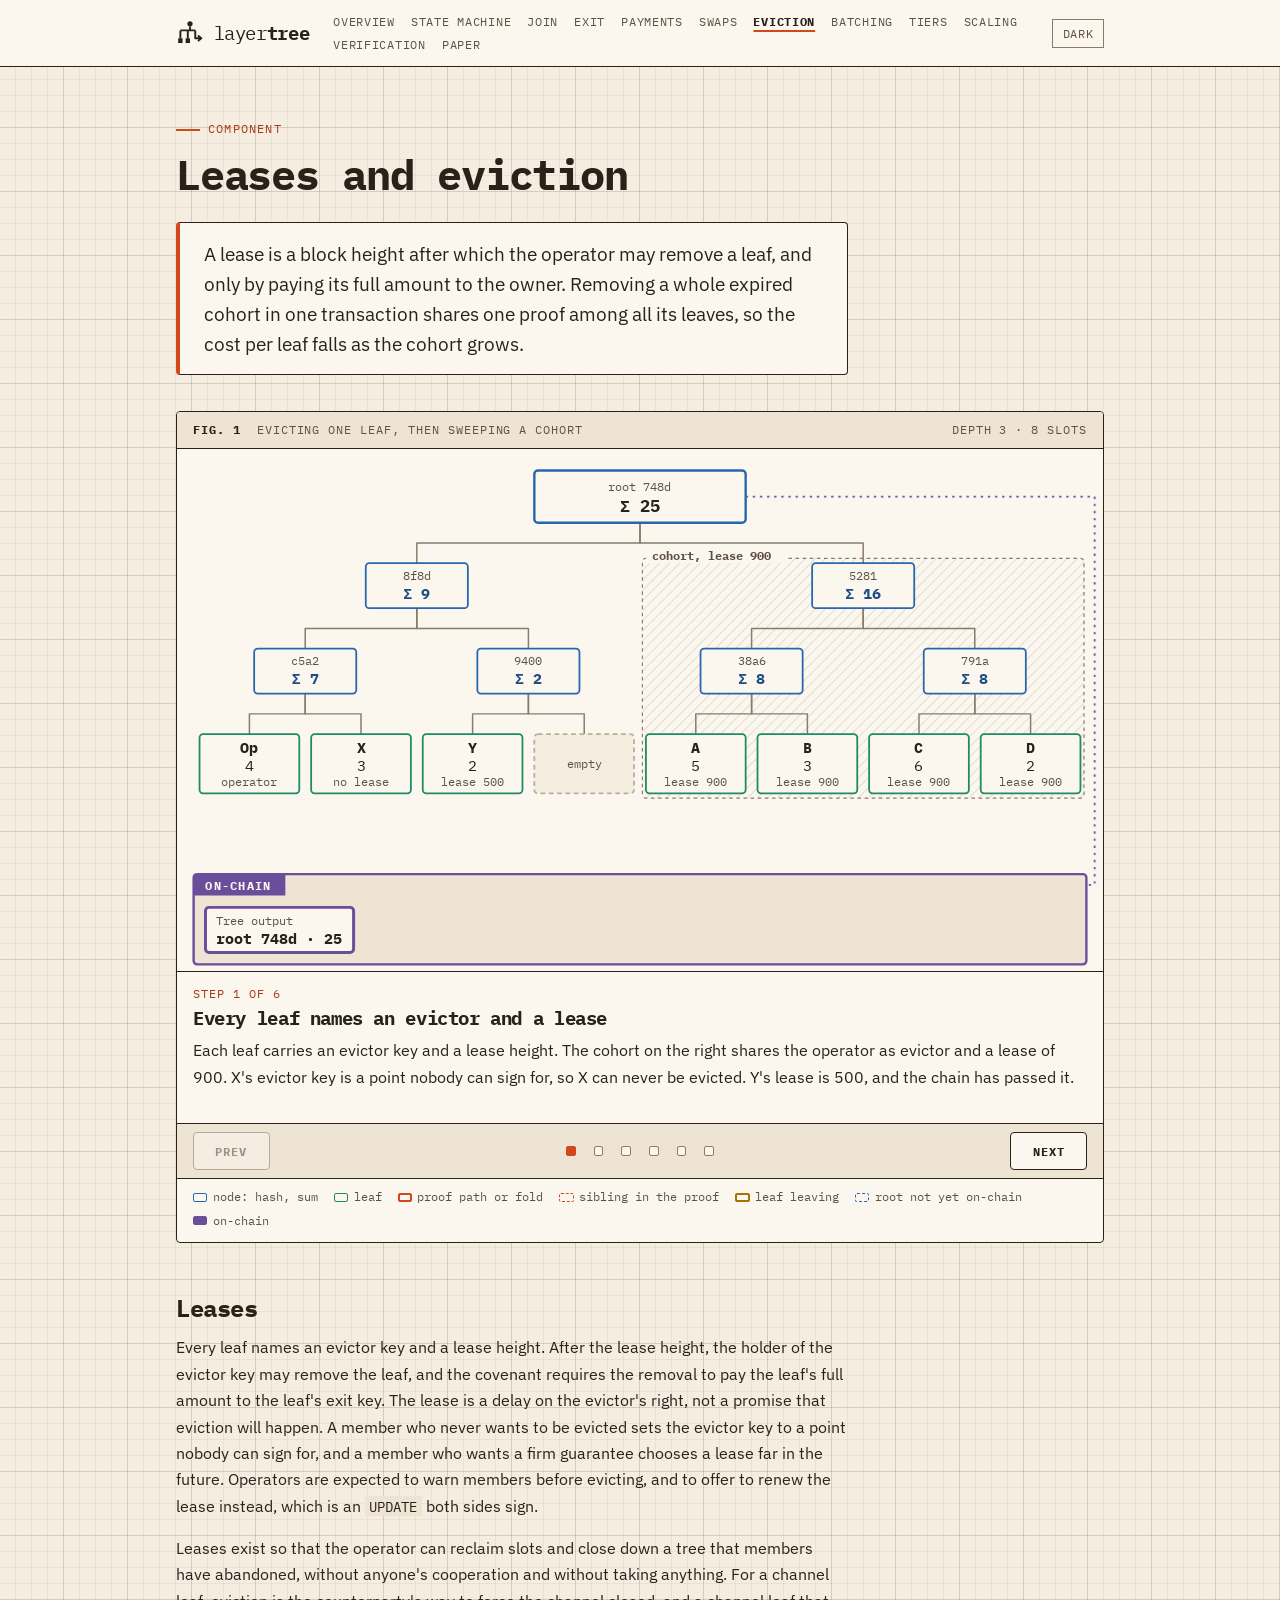
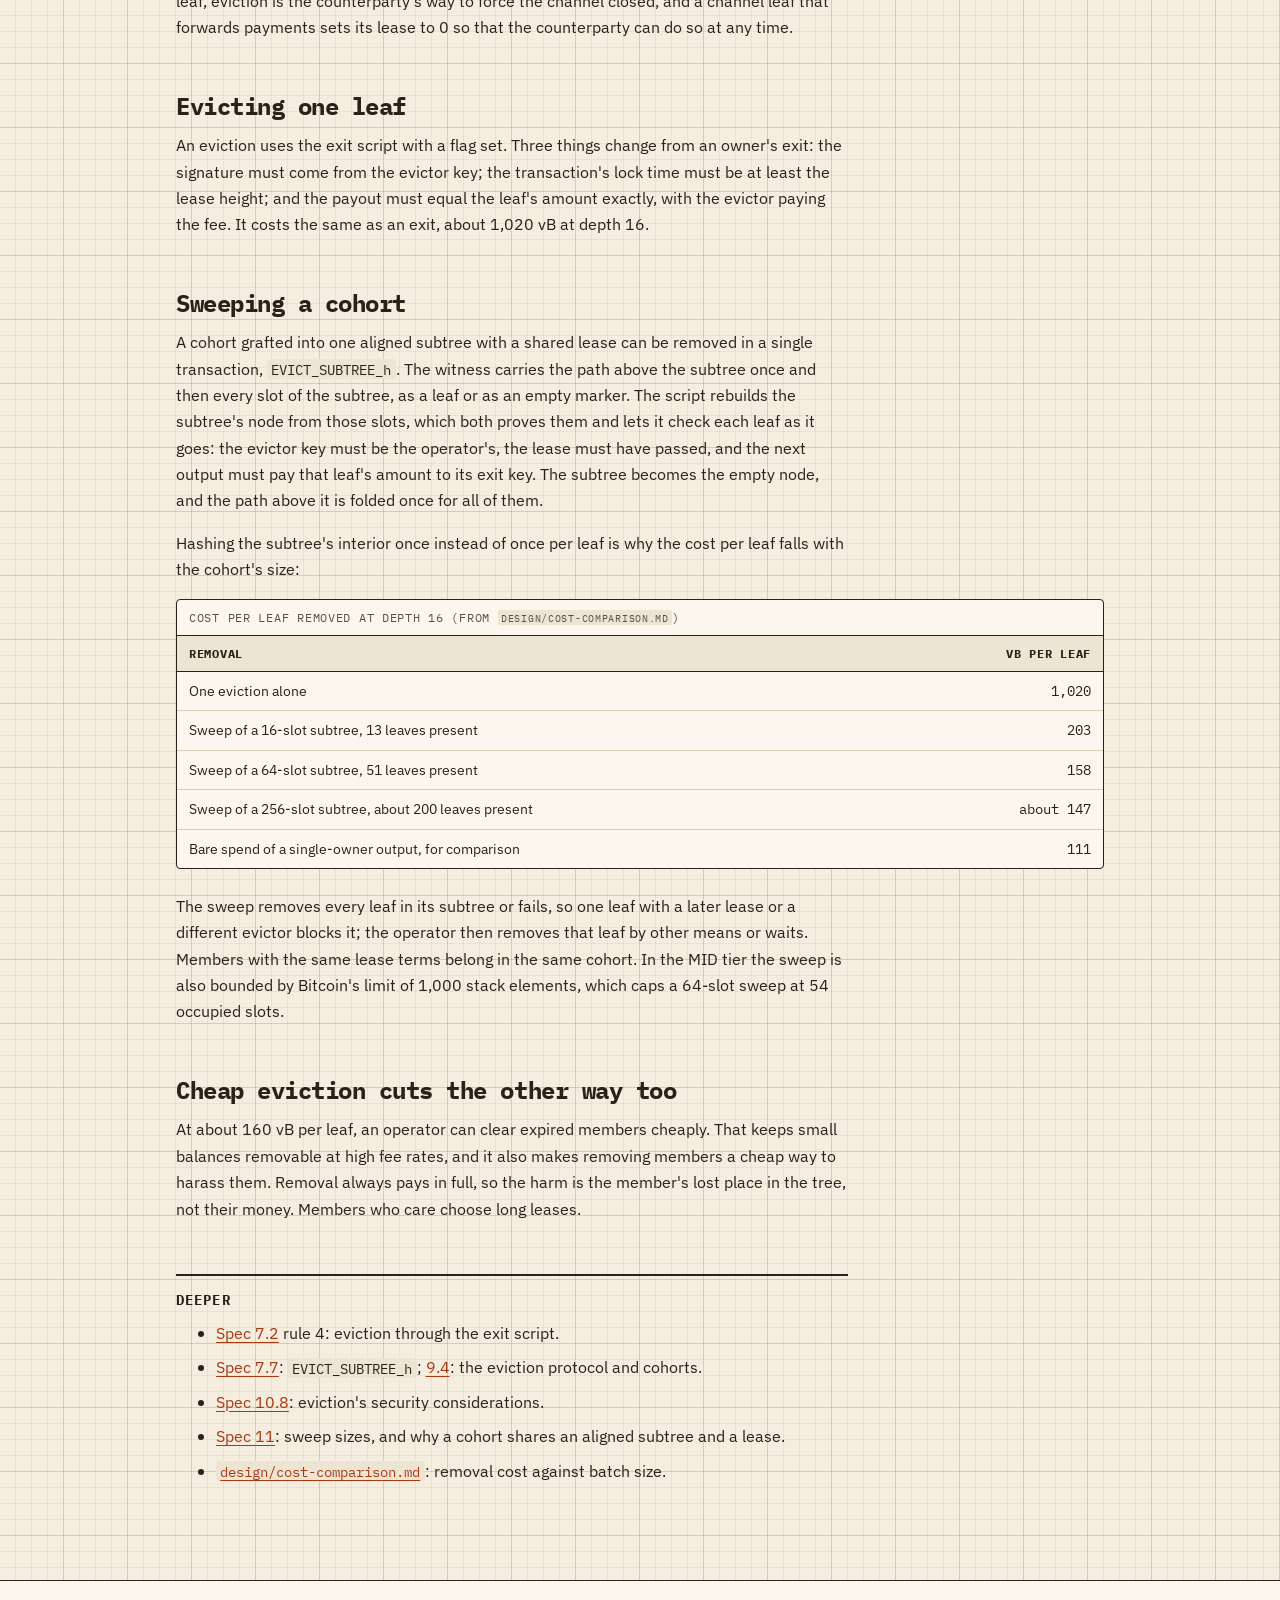
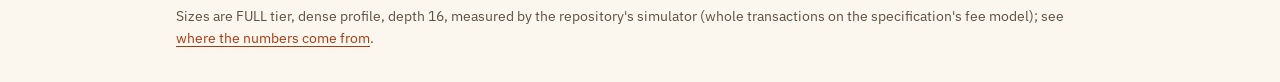
<file: site/components/evict.html>
<!doctype html>
<html lang="en">
<head>
<meta charset="utf-8">
<meta name="viewport" content="width=device-width, initial-scale=1">
<link rel="icon" href="../favicon.svg" type="image/svg+xml">
<link rel="icon" href="../favicon.ico" sizes="48x48">
<link rel="apple-touch-icon" href="../apple-touch-icon.png">
<link rel="preconnect" href="https://fonts.googleapis.com">
<link rel="preconnect" href="https://fonts.gstatic.com" crossorigin>
<link rel="stylesheet" href="https://fonts.googleapis.com/css2?family=IBM+Plex+Mono:wght@400;700&amp;family=IBM+Plex+Sans:ital,wght@0,400;0,600;1,400&amp;display=swap">
<title>Leases and eviction</title>
<meta name="description" content="How LayerTree leases work, how the operator evicts one expired leaf, and how a whole expired cohort is swept for a falling cost per leaf.">
<script>try{if(localStorage.getItem("layertree-theme")==="dark")document.documentElement.setAttribute("data-theme","dark")}catch(e){}</script>
<link rel="stylesheet" href="../css/tokens.css">
<link rel="stylesheet" href="../css/site.css">
<script src="../js/theme.js" defer></script>
</head>
<body>
<a class="skip-link" href="#main">Skip to content</a>
<header class="site-header">
  <div class="site-header__inner">
    <a class="site-name" href="../index.html" aria-label="LayerTree, overview"><img class="logo-light" src="../assets/logo-light.svg" alt="" width="28" height="28"><img class="logo-dark" src="../assets/logo-dark.svg" alt="" width="28" height="28"><span>layer<b>tree</b></span></a>
    <nav class="site-nav" aria-label="Pages">
      <ul>
        <li><a href="../index.html">Overview</a></li>
        <li><a href="state-machine.html">State machine</a></li>
        <li><a href="join.html">Join</a></li>
        <li><a href="exit.html">Exit</a></li>
        <li><a href="payment.html">Payments</a></li>
        <li><a href="swap.html">Swaps</a></li>
        <li><a href="evict.html" aria-current="page">Eviction</a></li>
        <li><a href="batching.html">Batching</a></li>
        <li><a href="tiers.html">Tiers</a></li>
        <li><a href="scaling.html">Scaling</a></li>
        <li><a href="verification.html">Verification</a></li>
        <li><a href="../index.html#paper">Paper</a></li>
      </ul>
    </nav>
    <button type="button" class="theme-toggle" aria-pressed="false">Dark</button>
  </div>
</header>

<main id="main">
  <p class="eyebrow">Component</p>
  <h1>Leases and eviction</h1>

  <p class="takeaway">A lease is a block height after which the operator may
  remove a leaf, and only by paying its full amount to the owner. Removing a whole
  expired cohort in one transaction shares one proof among all its leaves, so the
  cost per leaf falls as the cohort grows.</p>

  <div class="tree-anim" data-scenario="evict-steps">
    <noscript><p class="ta-noscript">This figure needs JavaScript. The sections below describe the same steps.</p></noscript>
  </div>
  <script type="application/json" id="evict-steps">
  {
    "label": "Evicting one leaf, then sweeping a cohort",
    "depth": 3,
    "committed": true,
    "leaves": [
      {"label": "Op", "amount": 4, "note": "operator"},
      {"label": "X", "amount": 3, "note": "no lease"},
      {"label": "Y", "amount": 2, "note": "lease 500"},
      null,
      {"label": "A", "amount": 5, "note": "lease 900"},
      {"label": "B", "amount": 3, "note": "lease 900"},
      {"label": "C", "amount": 6, "note": "lease 900"},
      {"label": "D", "amount": 2, "note": "lease 900"}
    ],
    "steps": [
      {
        "title": "Every leaf names an evictor and a lease",
        "caption": "Each leaf carries an evictor key and a lease height. The cohort on the right shares the operator as evictor and a lease of 900. X's evictor key is a point nobody can sign for, so X can never be evicted. Y's lease is 500, and the chain has passed it.",
        "ops": [
          {"op": "region", "h": 2, "i": 1, "label": "cohort, lease 900"}
        ]
      },
      {
        "title": "Evicting one expired leaf",
        "caption": "An eviction is an exit signed by the evictor key instead of the owner key. The proof is the same. The transaction's lock time must be at least Y's lease height, so it cannot be mined before the lease runs out.",
        "ops": [
          {"op": "path", "pos": 2},
          {"op": "badge", "pos": 2, "text": "operator signs", "kind": "sig"}
        ]
      },
      {
        "title": "Y is paid in full",
        "caption": "The payout to Y's exit key must equal Y's amount exactly; the evictor pays the fee from its own coins. The operator can remove Y, but it cannot take any of Y's money. A single eviction costs what an exit costs, about 1,020 vB at depth 16.",
        "ops": [
          {"op": "leaf", "pos": 2, "leaf": null},
          {"op": "fold", "pos": 2},
          {"op": "chip", "id": "payY", "kind": "payout", "label": "Payout to Y", "amount": 2},
          {"op": "commit"}
        ]
      },
      {
        "title": "The cohort's lease runs out",
        "caption": "The chain passes height 900. The operator's sweep publishes every slot of the cohort's subtree and the path above it, once. The script rebuilds the subtree's node from the published leaves, checking each leaf's evictor key and lease on the way.",
        "ops": [
          {"op": "clearChips"},
          {"op": "region", "h": 2, "i": 1, "label": "lease expired"},
          {"op": "path", "pos": 1, "h": 2},
          {"op": "badge", "node": [2, 1], "text": "operator signs", "kind": "sig"}
        ]
      },
      {
        "title": "One leaf on other terms blocks the sweep",
        "caption": "Had C renewed to a lease of 2,000, or named a different evictor, the script would reject the whole sweep: it removes every leaf of the subtree or none. That is why the operator puts members with the same lease terms in the same cohort.",
        "ops": [
          {"op": "region", "h": 2, "i": 1, "label": "lease expired"},
          {"op": "badge", "pos": 6, "text": "if lease 2,000", "kind": "bad"},
          {"op": "mark", "kind": "bad", "nodes": [[0, 6]]},
          {"op": "checks", "items": [
            {"text": "Every leaf's evictor key is the operator's.", "state": "ok"},
            {"text": "Every leaf's lease is at or below the lock time: C's is not.", "state": "fail"}
          ]}
        ]
      },
      {
        "title": "The sweep",
        "caption": "With every lease expired, the script replaces the subtree with an empty one, folds the path once, and pays each leaf exactly, in slot order, from output 1. At depth 16 a sweep costs about 203 vB per leaf for 13 leaves and 158 for 51.",
        "ops": [
          {"op": "leaves", "from": 4, "leaves": [null, null, null, null]},
          {"op": "fold", "pos": 1, "h": 2},
          {"op": "chip", "id": "payA", "kind": "payout", "label": "Payout to A", "amount": 5},
          {"op": "chip", "id": "payB", "kind": "payout", "label": "Payout to B", "amount": 3},
          {"op": "chip", "id": "payC", "kind": "payout", "label": "Payout to C", "amount": 6},
          {"op": "chip", "id": "payD", "kind": "payout", "label": "Payout to D", "amount": 2},
          {"op": "commit"}
        ]
      }
    ]
  }
  </script>

  <h2 id="leases">Leases</h2>
  <p>Every leaf names an evictor key and a lease height. After the lease height,
  the holder of the evictor key may remove the leaf, and the covenant requires the
  removal to pay the leaf's full amount to the leaf's exit key. The lease is a
  delay on the evictor's right, not a promise that eviction will happen. A member
  who never wants to be evicted sets the evictor key to a point nobody can sign
  for, and a member who wants a firm guarantee chooses a lease far in the future.
  Operators are expected to warn members before evicting, and to offer to renew
  the lease instead, which is an <code>UPDATE</code> both sides sign.</p>
  <p>Leases exist so that the operator can reclaim slots and close down a tree
  that members have abandoned, without anyone's cooperation and without taking
  anything. For a channel leaf, eviction is the counterparty's way to force the
  channel closed, and a channel leaf that forwards payments sets its lease to 0
  so that the counterparty can do so at any time.</p>

  <h2 id="one">Evicting one leaf</h2>
  <p>An eviction uses the exit script with a flag set. Three things change from an
  owner's exit: the signature must come from the evictor key; the transaction's
  lock time must be at least the lease height; and the payout must equal the
  leaf's amount exactly, with the evictor paying the fee. It costs the same as an
  exit, about 1,020 vB at depth 16.</p>

  <h2 id="sweep">Sweeping a cohort</h2>
  <p>A cohort grafted into one aligned subtree with a shared lease can be removed
  in a single transaction, <code>EVICT_SUBTREE_h</code>. The witness carries the
  path above the subtree once and then every slot of the subtree, as a leaf or as
  an empty marker. The script rebuilds the subtree's node from those slots, which
  both proves them and lets it check each leaf as it goes: the evictor key must be
  the operator's, the lease must have passed, and the next output must pay that
  leaf's amount to its exit key. The subtree becomes the empty node, and the path
  above it is folded once for all of them.</p>
  <p>Hashing the subtree's interior once instead of once per leaf is why the cost
  per leaf falls with the cohort's size:</p>
  <div class="table-wrap">
    <table>
      <caption>Cost per leaf removed at depth 16 (from <code>design/cost-comparison.md</code>)</caption>
      <thead><tr><th>Removal</th><th class="num">vB per leaf</th></tr></thead>
      <tbody>
        <tr><td>One eviction alone</td><td class="num">1,020</td></tr>
        <tr><td>Sweep of a 16-slot subtree, 13 leaves present</td><td class="num">203</td></tr>
        <tr><td>Sweep of a 64-slot subtree, 51 leaves present</td><td class="num">158</td></tr>
        <tr><td>Sweep of a 256-slot subtree, about 200 leaves present</td><td class="num">about 147</td></tr>
        <tr><td>Bare spend of a single-owner output, for comparison</td><td class="num">111</td></tr>
      </tbody>
    </table>
  </div>
  <p>The sweep removes every leaf in its subtree or fails, so one leaf with a
  later lease or a different evictor blocks it; the operator then removes that
  leaf by other means or waits. Members with the same lease terms belong in the
  same cohort. In the MID tier the sweep is also bounded by Bitcoin's limit of
  1,000 stack elements, which caps a 64-slot sweep at 54 occupied slots.</p>

  <h2 id="griefing">Cheap eviction cuts the other way too</h2>
  <p>At about 160 vB per leaf, an operator can clear expired members cheaply.
  That keeps small balances removable at high fee rates, and it also makes removing
  members a cheap way to harass them. Removal always pays in full, so the harm is
  the member's lost place in the tree, not their money. Members who care choose
  long leases.</p>

  <section class="deeper" aria-labelledby="deeper">
    <h2 id="deeper">Deeper</h2>
    <ul>
      <li><a href="../../spec/layertree.md#72-exit">Spec 7.2</a> rule 4: eviction through the exit script.</li>
      <li><a href="../../spec/layertree.md#77-evict_subtree_h-cohort-sweep">Spec 7.7</a>: <code>EVICT_SUBTREE_h</code>; <a href="../../spec/layertree.md#94-eviction">9.4</a>: the eviction protocol and cohorts.</li>
      <li><a href="../../spec/layertree.md#108-eviction">Spec 10.8</a>: eviction's security considerations.</li>
      <li><a href="../../spec/layertree.md#11-cost-analysis">Spec 11</a>: sweep sizes, and why a cohort shares an aligned subtree and a lease.</li>
      <li><a href="../../design/cost-comparison.md"><code>design/cost-comparison.md</code></a>: removal cost against batch size.</li>
    </ul>
  </section>
</main>

<footer class="site-footer">
  <div class="site-footer__inner">
    <p>Sizes are FULL tier, dense profile, depth 16, measured by the repository's simulator (whole transactions on the specification's fee model); see <a href="../index.html#numbers">where the numbers come from</a>.</p>
  </div>
</footer>
<script src="../js/tree-anim.js"></script>
</body>
</html>
</file>
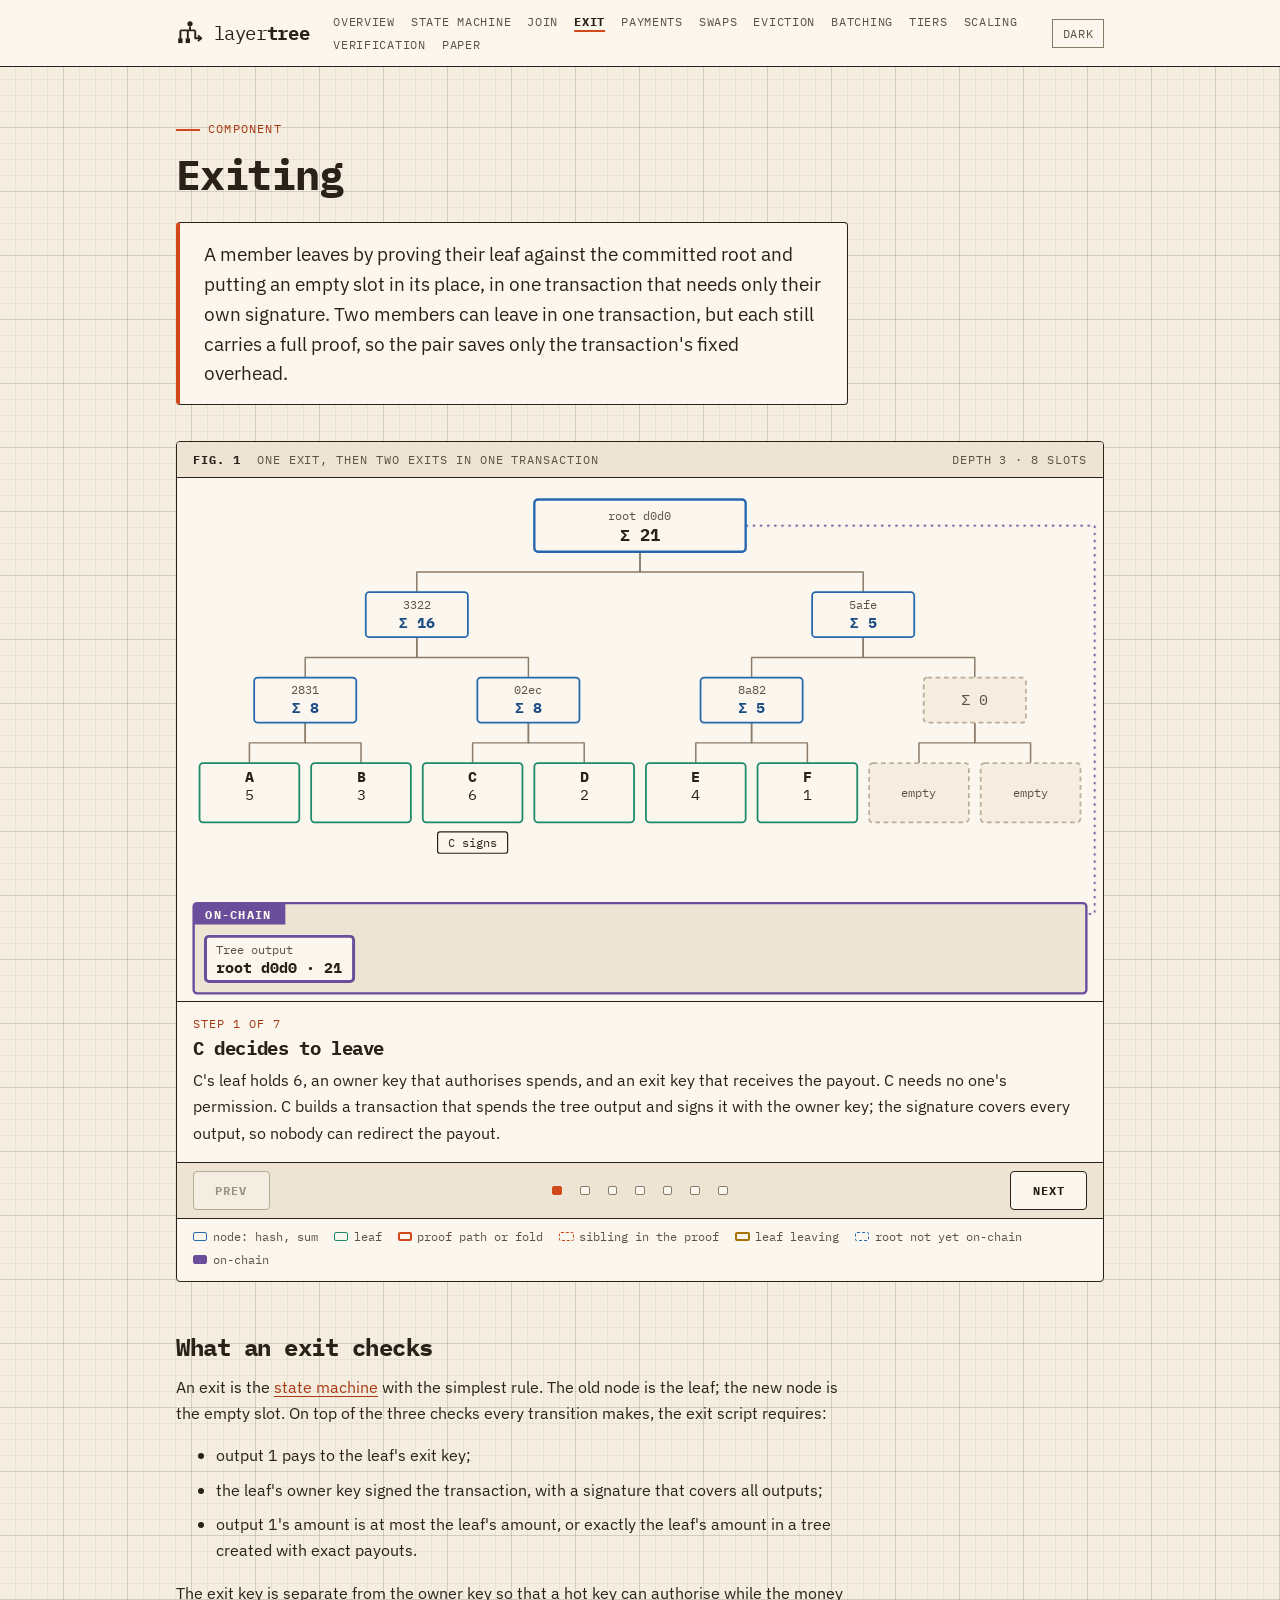
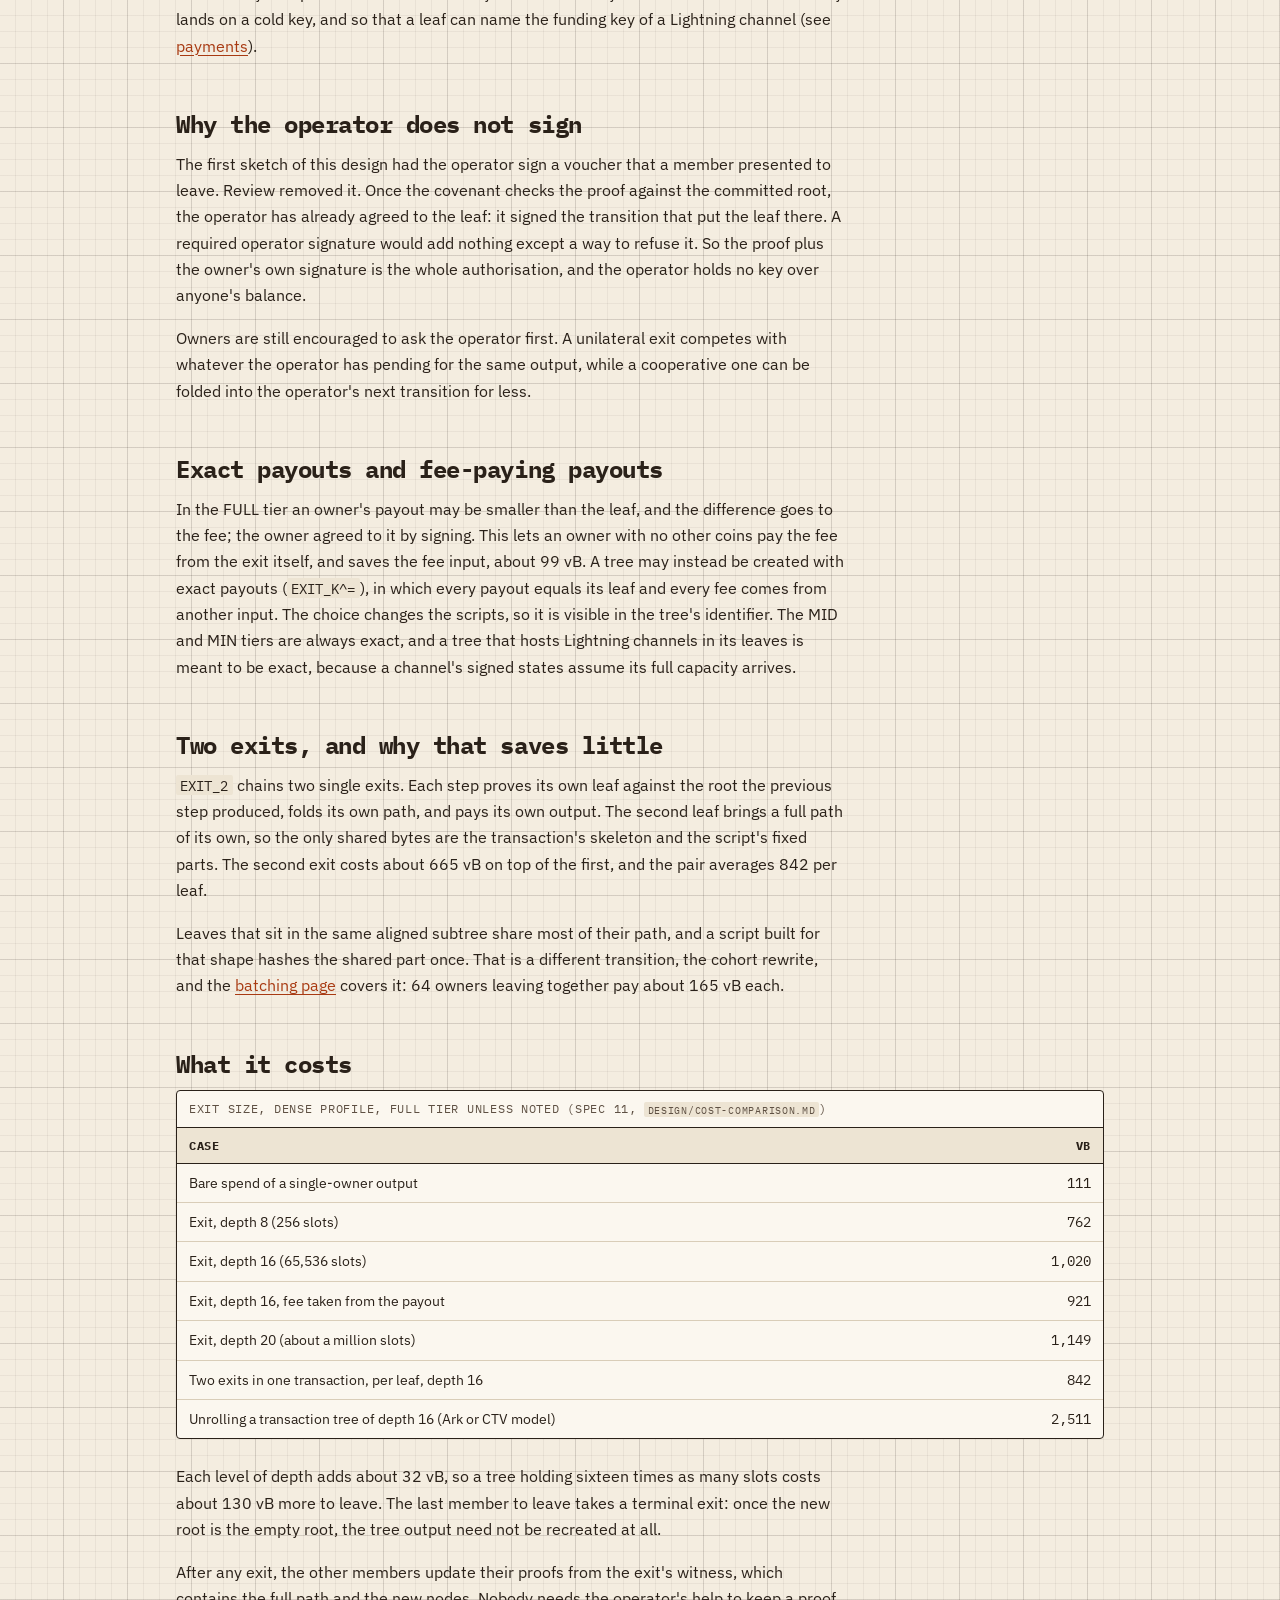
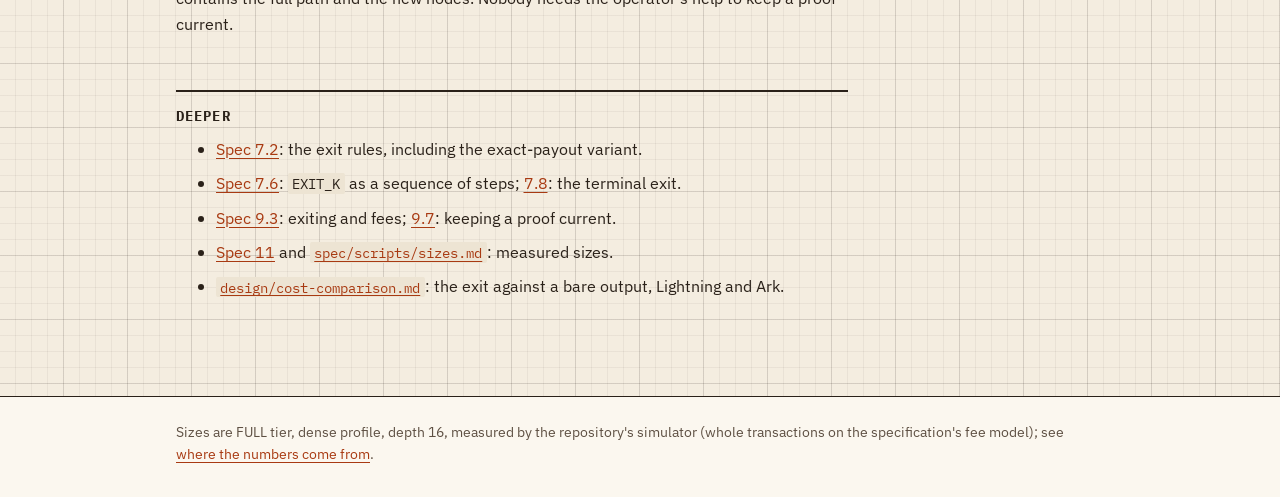
<file: site/components/exit.html>
<!doctype html>
<html lang="en">
<head>
<meta charset="utf-8">
<meta name="viewport" content="width=device-width, initial-scale=1">
<link rel="icon" href="../favicon.svg" type="image/svg+xml">
<link rel="icon" href="../favicon.ico" sizes="48x48">
<link rel="apple-touch-icon" href="../apple-touch-icon.png">
<link rel="preconnect" href="https://fonts.googleapis.com">
<link rel="preconnect" href="https://fonts.gstatic.com" crossorigin>
<link rel="stylesheet" href="https://fonts.googleapis.com/css2?family=IBM+Plex+Mono:wght@400;700&amp;family=IBM+Plex+Sans:ital,wght@0,400;0,600;1,400&amp;display=swap">
<title>Exiting a tree</title>
<meta name="description" content="How a LayerTree member leaves: the proof, the fold, the new root and the payout, in one transaction signed only by the member.">
<script>try{if(localStorage.getItem("layertree-theme")==="dark")document.documentElement.setAttribute("data-theme","dark")}catch(e){}</script>
<link rel="stylesheet" href="../css/tokens.css">
<link rel="stylesheet" href="../css/site.css">
<script src="../js/theme.js" defer></script>
</head>
<body>
<a class="skip-link" href="#main">Skip to content</a>
<header class="site-header">
  <div class="site-header__inner">
    <a class="site-name" href="../index.html" aria-label="LayerTree, overview"><img class="logo-light" src="../assets/logo-light.svg" alt="" width="28" height="28"><img class="logo-dark" src="../assets/logo-dark.svg" alt="" width="28" height="28"><span>layer<b>tree</b></span></a>
    <nav class="site-nav" aria-label="Pages">
      <ul>
        <li><a href="../index.html">Overview</a></li>
        <li><a href="state-machine.html">State machine</a></li>
        <li><a href="join.html">Join</a></li>
        <li><a href="exit.html" aria-current="page">Exit</a></li>
        <li><a href="payment.html">Payments</a></li>
        <li><a href="swap.html">Swaps</a></li>
        <li><a href="evict.html">Eviction</a></li>
        <li><a href="batching.html">Batching</a></li>
        <li><a href="tiers.html">Tiers</a></li>
        <li><a href="scaling.html">Scaling</a></li>
        <li><a href="verification.html">Verification</a></li>
        <li><a href="../index.html#paper">Paper</a></li>
      </ul>
    </nav>
    <button type="button" class="theme-toggle" aria-pressed="false">Dark</button>
  </div>
</header>

<main id="main">
  <p class="eyebrow">Component</p>
  <h1>Exiting</h1>

  <p class="takeaway">A member leaves by proving their leaf against the committed
  root and putting an empty slot in its place, in one transaction that needs only
  their own signature. Two members can leave in one transaction, but each still
  carries a full proof, so the pair saves only the transaction's fixed
  overhead.</p>

  <div class="tree-anim" data-scenario="exit-steps">
    <noscript><p class="ta-noscript">This figure needs JavaScript. The sections below describe the same steps.</p></noscript>
  </div>
  <script type="application/json" id="exit-steps">
  {
    "label": "One exit, then two exits in one transaction",
    "depth": 3,
    "committed": true,
    "leaves": [
      {"label": "A", "amount": 5}, {"label": "B", "amount": 3},
      {"label": "C", "amount": 6}, {"label": "D", "amount": 2},
      {"label": "E", "amount": 4}, {"label": "F", "amount": 1},
      null, null
    ],
    "steps": [
      {
        "title": "C decides to leave",
        "caption": "C's leaf holds 6, an owner key that authorises spends, and an exit key that receives the payout. C needs no one's permission. C builds a transaction that spends the tree output and signs it with the owner key; the signature covers every output, so nobody can redirect the payout.",
        "ops": [
          {"op": "badge", "pos": 2, "text": "C signs", "kind": "sig"}
        ]
      },
      {
        "title": "The proof",
        "caption": "The witness carries C's leaf and three siblings: D's leaf, the node over A and B, and the node over the right half. The script folds upward: C with D gives 8, with A and B gives 16, with the right half gives 21. The root it reaches matches the one the output commits to.",
        "ops": [
          {"op": "path", "pos": 2},
          {"op": "badge", "pos": 2, "text": "C signs", "kind": "sig"}
        ]
      },
      {
        "title": "The fold",
        "caption": "The script folds again with an empty slot in C's place and the same three siblings: 2, then 10, then 15. Folding twice over one proof is the whole cost of the exit, and it does not depend on how many members the tree has.",
        "ops": [
          {"op": "leaf", "pos": 2, "leaf": null},
          {"op": "fold", "pos": 2}
        ]
      },
      {
        "title": "The new root and the payout",
        "caption": "The transaction must recreate the tree output under the new root with exactly 15, and pay C's exit key in output 1. At depth 16 this whole transaction is about 1,020 vB.",
        "ops": [
          {"op": "chip", "id": "payC", "kind": "payout", "label": "Payout to C", "amount": 6},
          {"op": "commit"}
        ]
      },
      {
        "title": "Paying the fee from the payout",
        "caption": "In the FULL tier an owner may take less than the leaf's amount, and the difference pays the fee. That saves a separate fee input, about 99 vB. Trees created with exact payouts forbid it, so every payout equals its leaf and fees come from elsewhere.",
        "ops": [
          {"op": "chip", "id": "payC", "kind": "payout", "label": "Payout to C", "value": "6 − fee"}
        ]
      },
      {
        "title": "Two exits in one transaction",
        "caption": "A and F leave together. Each brings its own signature and its own full proof. The script checks the first proof against the committed root, and the second against the root the first exit produces. They share the transaction's fixed parts and nothing else.",
        "ops": [
          {"op": "clearChips"},
          {"op": "path", "pos": 0},
          {"op": "path", "pos": 5},
          {"op": "badge", "pos": 0, "text": "A signs", "kind": "sig"},
          {"op": "badge", "pos": 5, "text": "F signs", "kind": "sig"}
        ]
      },
      {
        "title": "Both leaves are paid",
        "caption": "Both slots become empty, the tree output holds 9, and outputs 1 and 2 pay A and F. At depth 16 the pair costs about 842 vB per leaf, against 1,020 for each alone.",
        "ops": [
          {"op": "leaf", "pos": 0, "leaf": null},
          {"op": "leaf", "pos": 5, "leaf": null},
          {"op": "fold", "pos": 0},
          {"op": "fold", "pos": 5},
          {"op": "chip", "id": "payA", "kind": "payout", "label": "Payout to A", "amount": 5},
          {"op": "chip", "id": "payF", "kind": "payout", "label": "Payout to F", "amount": 1},
          {"op": "commit"}
        ]
      }
    ]
  }
  </script>

  <h2 id="rules">What an exit checks</h2>
  <p>An exit is the <a href="state-machine.html">state machine</a> with the
  simplest rule. The old node is the leaf; the new node is the empty slot. On top
  of the three checks every transition makes, the exit script requires:</p>
  <ul>
    <li>output 1 pays to the leaf's exit key;</li>
    <li>the leaf's owner key signed the transaction, with a signature that covers
    all outputs;</li>
    <li>output 1's amount is at most the leaf's amount, or exactly the leaf's
    amount in a tree created with exact payouts.</li>
  </ul>
  <p>The exit key is separate from the owner key so that a hot key can authorise
  while the money lands on a cold key, and so that a leaf can name the funding
  key of a Lightning channel (see <a href="payment.html">payments</a>).</p>

  <h2 id="no-voucher">Why the operator does not sign</h2>
  <p>The first sketch of this design had the operator sign a voucher that a
  member presented to leave. Review removed it. Once the covenant checks the proof
  against the committed root, the operator has already agreed to the leaf: it
  signed the transition that put the leaf there. A required operator signature
  would add nothing except a way to refuse it. So the proof plus the owner's own
  signature is the whole authorisation, and the operator holds no key over
  anyone's balance.</p>
  <p>Owners are still encouraged to ask the operator first. A unilateral exit
  competes with whatever the operator has pending for the same output, while a
  cooperative one can be folded into the operator's next transition for less.</p>

  <h2 id="payout">Exact payouts and fee-paying payouts</h2>
  <p>In the FULL tier an owner's payout may be smaller than the leaf, and the
  difference goes to the fee; the owner agreed to it by signing. This lets an
  owner with no other coins pay the fee from the exit itself, and saves the fee
  input, about 99 vB. A tree may instead be created with exact payouts
  (<code>EXIT_K^=</code>), in which every payout equals its leaf and every fee
  comes from another input. The choice changes the scripts, so it is visible in
  the tree's identifier. The MID and MIN tiers are always exact, and a tree that
  hosts Lightning channels in its leaves is meant to be exact, because a channel's
  signed states assume its full capacity arrives.</p>

  <h2 id="pairs">Two exits, and why that saves little</h2>
  <p><code>EXIT_2</code> chains two single exits. Each step proves its own leaf
  against the root the previous step produced, folds its own path, and pays its
  own output. The second leaf brings a full path of its own, so the only shared
  bytes are the transaction's skeleton and the script's fixed parts. The second
  exit costs about 665 vB on top of the first, and the pair averages 842 per
  leaf.</p>
  <p>Leaves that sit in the same aligned subtree share most of their path, and a
  script built for that shape hashes the shared part once. That is a different
  transition, the cohort rewrite, and the <a href="batching.html">batching
  page</a> covers it: 64 owners leaving together pay about 165 vB each.</p>

  <h2 id="cost">What it costs</h2>
  <div class="table-wrap">
    <table>
      <caption>Exit size, dense profile, FULL tier unless noted (spec 11, <code>design/cost-comparison.md</code>)</caption>
      <thead><tr><th>Case</th><th class="num">vB</th></tr></thead>
      <tbody>
        <tr><td>Bare spend of a single-owner output</td><td class="num">111</td></tr>
        <tr><td>Exit, depth 8 (256 slots)</td><td class="num">762</td></tr>
        <tr><td>Exit, depth 16 (65,536 slots)</td><td class="num">1,020</td></tr>
        <tr><td>Exit, depth 16, fee taken from the payout</td><td class="num">921</td></tr>
        <tr><td>Exit, depth 20 (about a million slots)</td><td class="num">1,149</td></tr>
        <tr><td>Two exits in one transaction, per leaf, depth 16</td><td class="num">842</td></tr>
        <tr><td>Unrolling a transaction tree of depth 16 (Ark or CTV model)</td><td class="num">2,511</td></tr>
      </tbody>
    </table>
  </div>
  <p>Each level of depth adds about 32 vB, so a tree holding sixteen times as many
  slots costs about 130 vB more to leave. The last member to leave takes a
  terminal exit: once the new root is the empty root, the tree output need not be
  recreated at all.</p>
  <p>After any exit, the other members update their proofs from the exit's
  witness, which contains the full path and the new nodes. Nobody needs the
  operator's help to keep a proof current.</p>

  <section class="deeper" aria-labelledby="deeper">
    <h2 id="deeper">Deeper</h2>
    <ul>
      <li><a href="../../spec/layertree.md#72-exit">Spec 7.2</a>: the exit rules, including the exact-payout variant.</li>
      <li><a href="../../spec/layertree.md#76-composition-and-variants">Spec 7.6</a>: <code>EXIT_K</code> as a sequence of steps; <a href="../../spec/layertree.md#78-terminal-transitions">7.8</a>: the terminal exit.</li>
      <li><a href="../../spec/layertree.md#93-exiting-and-fees">Spec 9.3</a>: exiting and fees; <a href="../../spec/layertree.md#97-data-retention-and-proof-maintenance">9.7</a>: keeping a proof current.</li>
      <li><a href="../../spec/layertree.md#11-cost-analysis">Spec 11</a> and <a href="../../spec/scripts/sizes.md"><code>spec/scripts/sizes.md</code></a>: measured sizes.</li>
      <li><a href="../../design/cost-comparison.md"><code>design/cost-comparison.md</code></a>: the exit against a bare output, Lightning and Ark.</li>
    </ul>
  </section>
</main>

<footer class="site-footer">
  <div class="site-footer__inner">
    <p>Sizes are FULL tier, dense profile, depth 16, measured by the repository's simulator (whole transactions on the specification's fee model); see <a href="../index.html#numbers">where the numbers come from</a>.</p>
  </div>
</footer>
<script src="../js/tree-anim.js"></script>
</body>
</html>
</file>
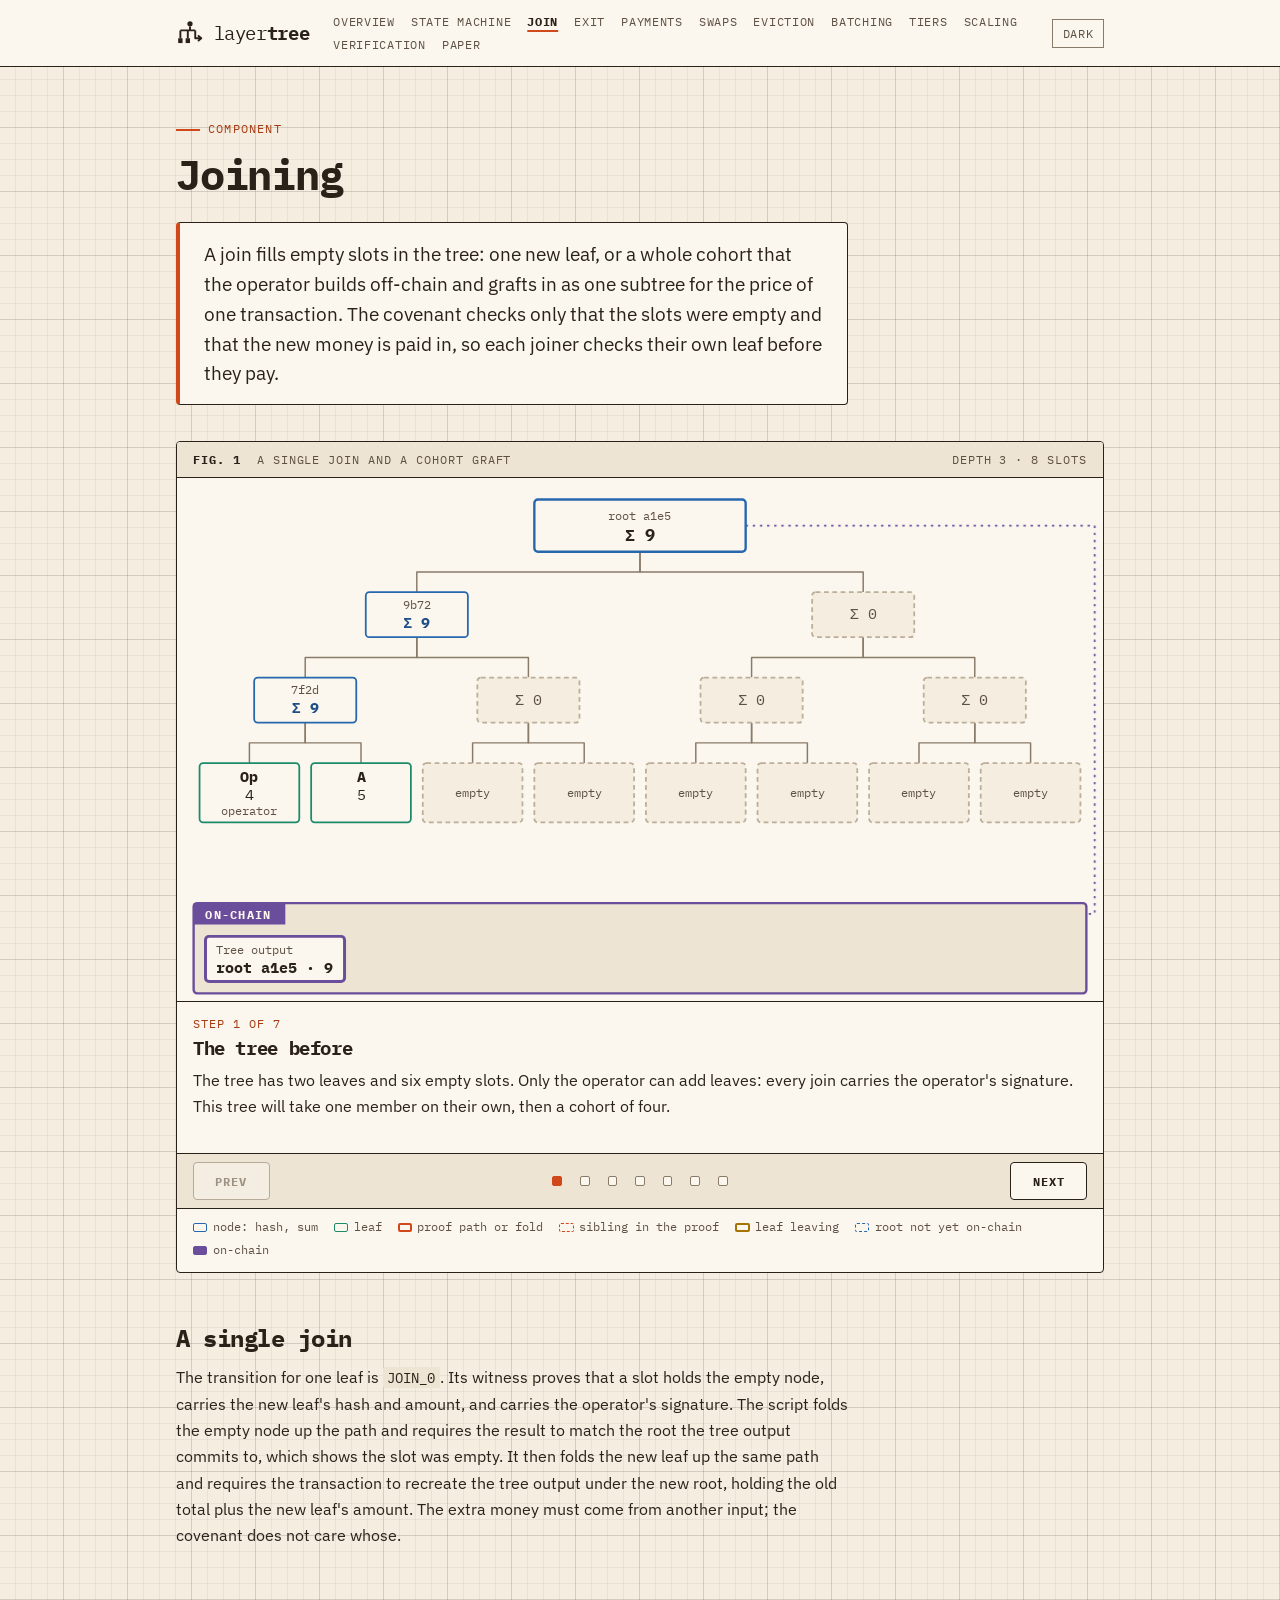
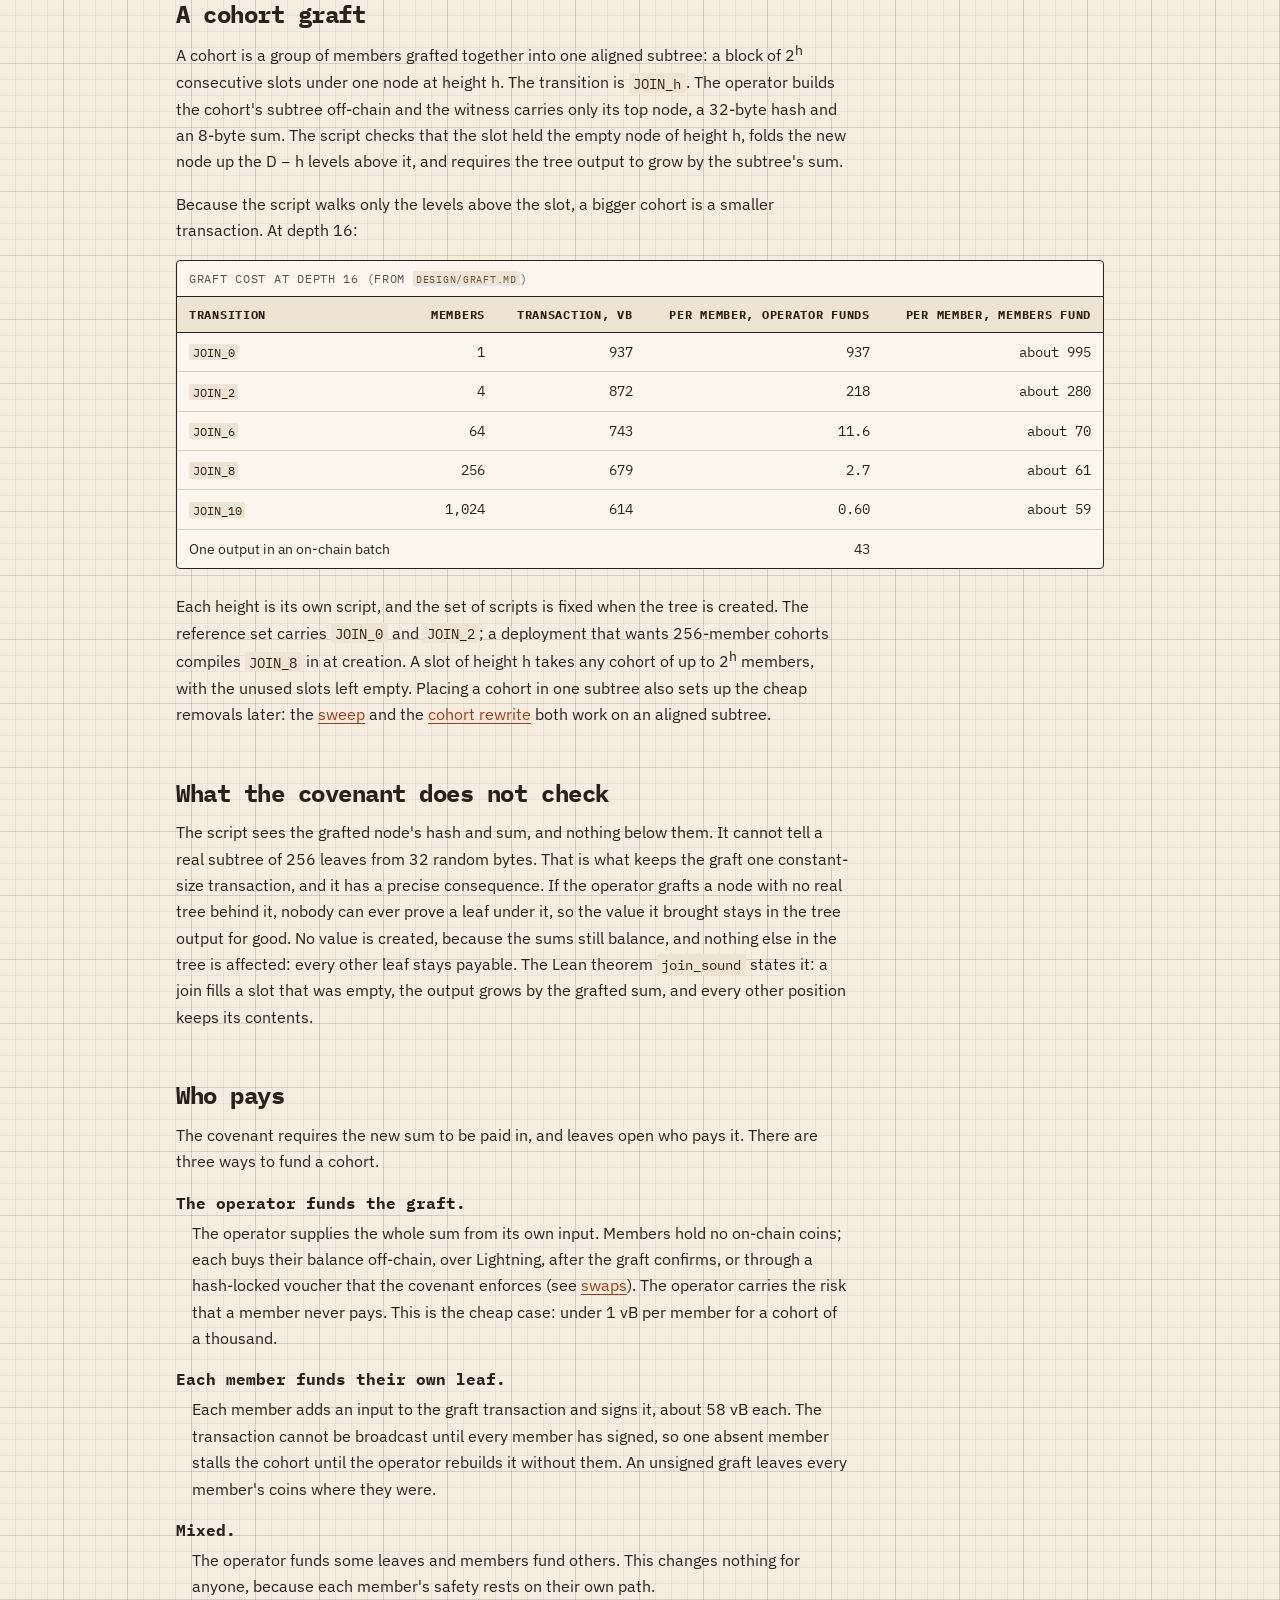
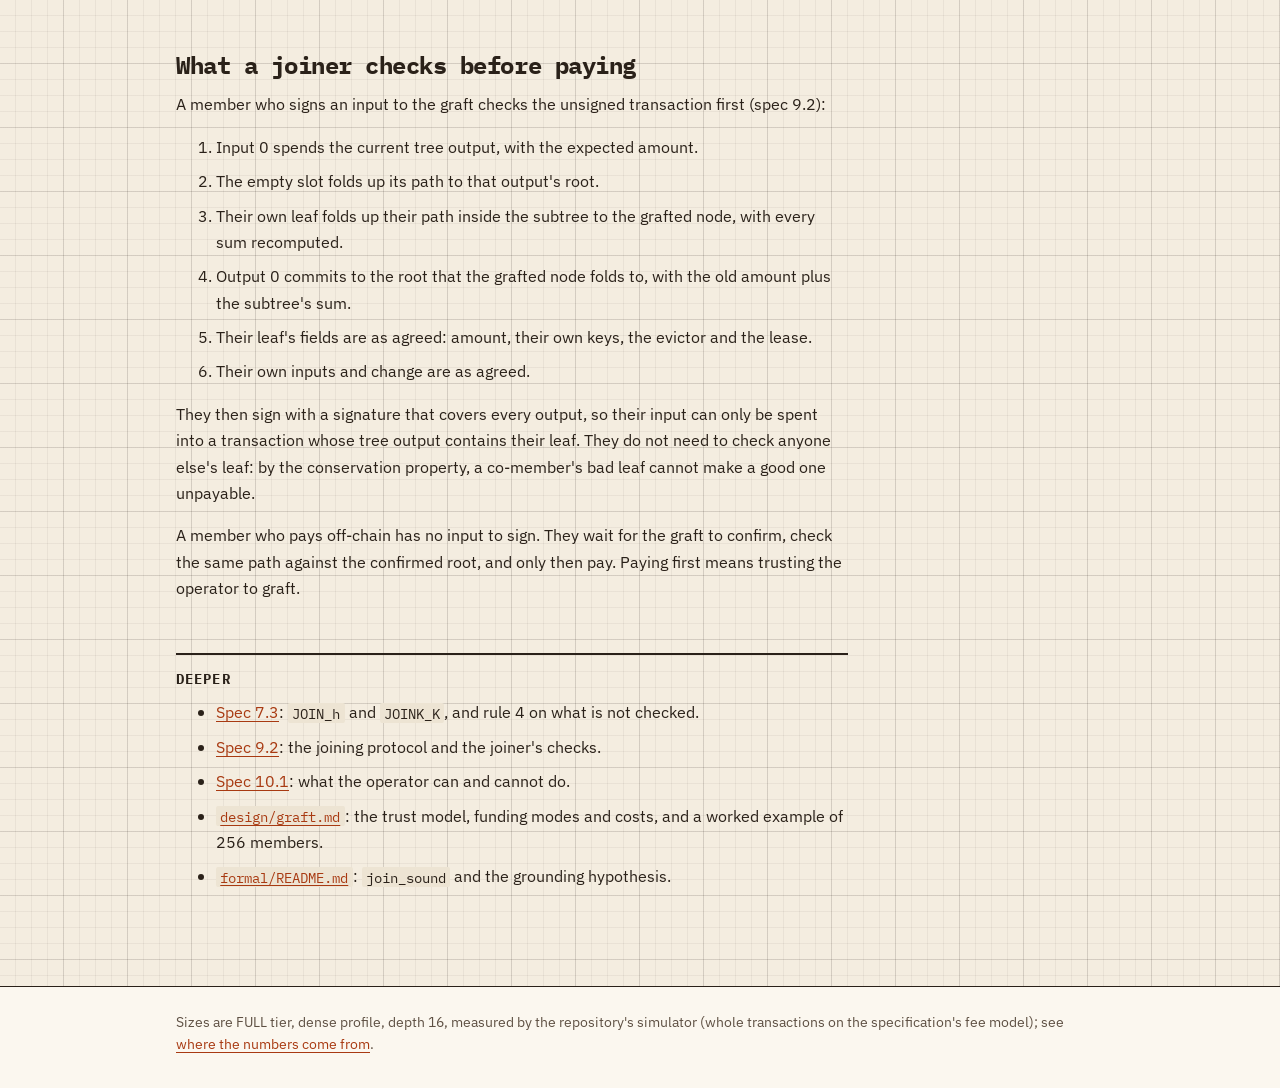
<file: site/components/join.html>
<!doctype html>
<html lang="en">
<head>
<meta charset="utf-8">
<meta name="viewport" content="width=device-width, initial-scale=1">
<link rel="icon" href="../favicon.svg" type="image/svg+xml">
<link rel="icon" href="../favicon.ico" sizes="48x48">
<link rel="apple-touch-icon" href="../apple-touch-icon.png">
<link rel="preconnect" href="https://fonts.googleapis.com">
<link rel="preconnect" href="https://fonts.gstatic.com" crossorigin>
<link rel="stylesheet" href="https://fonts.googleapis.com/css2?family=IBM+Plex+Mono:wght@400;700&amp;family=IBM+Plex+Sans:ital,wght@0,400;0,600;1,400&amp;display=swap">
<title>Joining a tree</title>
<meta name="description" content="How members join a LayerTree: a single join or a whole cohort grafted as one subtree, who pays, and what a joiner checks before paying.">
<script>try{if(localStorage.getItem("layertree-theme")==="dark")document.documentElement.setAttribute("data-theme","dark")}catch(e){}</script>
<link rel="stylesheet" href="../css/tokens.css">
<link rel="stylesheet" href="../css/site.css">
<script src="../js/theme.js" defer></script>
</head>
<body>
<a class="skip-link" href="#main">Skip to content</a>
<header class="site-header">
  <div class="site-header__inner">
    <a class="site-name" href="../index.html" aria-label="LayerTree, overview"><img class="logo-light" src="../assets/logo-light.svg" alt="" width="28" height="28"><img class="logo-dark" src="../assets/logo-dark.svg" alt="" width="28" height="28"><span>layer<b>tree</b></span></a>
    <nav class="site-nav" aria-label="Pages">
      <ul>
        <li><a href="../index.html">Overview</a></li>
        <li><a href="state-machine.html">State machine</a></li>
        <li><a href="join.html" aria-current="page">Join</a></li>
        <li><a href="exit.html">Exit</a></li>
        <li><a href="payment.html">Payments</a></li>
        <li><a href="swap.html">Swaps</a></li>
        <li><a href="evict.html">Eviction</a></li>
        <li><a href="batching.html">Batching</a></li>
        <li><a href="tiers.html">Tiers</a></li>
        <li><a href="scaling.html">Scaling</a></li>
        <li><a href="verification.html">Verification</a></li>
        <li><a href="../index.html#paper">Paper</a></li>
      </ul>
    </nav>
    <button type="button" class="theme-toggle" aria-pressed="false">Dark</button>
  </div>
</header>

<main id="main">
  <p class="eyebrow">Component</p>
  <h1>Joining</h1>

  <p class="takeaway">A join fills empty slots in the tree: one new leaf, or a
  whole cohort that the operator builds off-chain and grafts in as one subtree for
  the price of one transaction. The covenant checks only that the slots were empty
  and that the new money is paid in, so each joiner checks their own leaf before
  they pay.</p>

  <div class="tree-anim" data-scenario="join-steps">
    <noscript><p class="ta-noscript">This figure needs JavaScript. The sections below describe the same steps.</p></noscript>
  </div>
  <script type="application/json" id="join-steps">
  {
    "label": "A single join and a cohort graft",
    "depth": 3,
    "committed": true,
    "leaves": [
      {"label": "Op", "amount": 4, "note": "operator"},
      {"label": "A", "amount": 5}, null, null, null, null, null, null
    ],
    "steps": [
      {
        "title": "The tree before",
        "caption": "The tree has two leaves and six empty slots. Only the operator can add leaves: every join carries the operator's signature. This tree will take one member on their own, then a cohort of four.",
        "ops": []
      },
      {
        "title": "A single join proves an empty slot",
        "caption": "To add E, the operator's transaction proves that the third slot holds the empty node, using the same kind of proof an exit uses. The operator signs. A slot that holds a leaf would fold to a different root, so a join cannot overwrite anyone.",
        "ops": [
          {"op": "path", "pos": 2},
          {"op": "badge", "pos": 2, "text": "operator signs", "kind": "sig"}
        ]
      },
      {
        "title": "E's leaf is folded in",
        "caption": "The script folds E's leaf up the same path to the new root. The tree output must grow by exactly E's amount, 2, and another input of the transaction must bring that money in. At depth 16 this single join is about 980 vB.",
        "ops": [
          {"op": "leaf", "pos": 2, "leaf": {"label": "E", "amount": 2}},
          {"op": "fold", "pos": 2},
          {"op": "chip", "id": "fundE", "kind": "input", "label": "E's funding input", "amount": 2},
          {"op": "commit"}
        ]
      },
      {
        "title": "The operator builds a cohort off-chain",
        "caption": "For four new members the operator builds a subtree of their leaves and computes its top node: a hash and a sum, 16. It sends each joiner their leaf, their path inside the subtree, the path from the empty slot up to the current root, and the unsigned transaction. The new root exists only off-chain so far.",
        "ops": [
          {"op": "clearChips"},
          {"op": "leaves", "from": 4, "leaves": [
            {"label": "F", "amount": 3}, {"label": "G", "amount": 5},
            {"label": "H", "amount": 6}, {"label": "J", "amount": 2}
          ]},
          {"op": "region", "h": 2, "i": 1, "label": "cohort, built off-chain"}
        ]
      },
      {
        "title": "Each joiner checks before paying",
        "caption": "G folds its own leaf with its siblings and must reach the subtree's node, with every sum recomputed. G also checks that the slot folds as empty to the root on-chain, and that the transaction's tree output commits to the new root. Then G signs its funding input; the signature covers the tree output, so the input can only be spent into this graft.",
        "ops": [
          {"op": "region", "h": 2, "i": 1, "label": "cohort, built off-chain"},
          {"op": "path", "pos": 5},
          {"op": "badge", "pos": 5, "text": "G checks", "kind": "sig"}
        ]
      },
      {
        "title": "The graft",
        "caption": "The script proves the height-2 slot was empty, folds the subtree's node up the path, and requires the tree output to hold 16 more. It never looks inside the subtree, so grafting four members, or a thousand, is one transaction whose size depends only on the levels above the slot.",
        "ops": [
          {"op": "region", "h": 2, "i": 1, "label": "cohort"},
          {"op": "fold", "pos": 1, "h": 2},
          {"op": "badge", "node": [2, 1], "text": "operator signs", "kind": "sig"},
          {"op": "chip", "id": "fundC", "kind": "input", "label": "Funding inputs", "amount": 16},
          {"op": "commit"}
        ]
      },
      {
        "title": "Existing members are untouched",
        "caption": "A graft can only fill slots that were empty, so no existing leaf moves or shrinks. A's proof changes in one place: its sibling at the top level now covers the cohort. A reads the new sibling from the graft's witness, with no help from anyone.",
        "ops": [
          {"op": "clearChips"},
          {"op": "path", "pos": 1}
        ]
      }
    ]
  }
  </script>

  <h2 id="single">A single join</h2>
  <p>The transition for one leaf is <code>JOIN_0</code>. Its witness proves that a
  slot holds the empty node, carries the new leaf's hash and amount, and carries
  the operator's signature. The script folds the empty node up the path and
  requires the result to match the root the tree output commits to, which shows
  the slot was empty. It then folds the new leaf up the same path and requires the
  transaction to recreate the tree output under the new root, holding the old
  total plus the new leaf's amount. The extra money must come from another input;
  the covenant does not care whose.</p>

  <h2 id="graft">A cohort graft</h2>
  <p>A cohort is a group of members grafted together into one aligned subtree: a
  block of 2<sup>h</sup> consecutive slots under one node at height h. The
  transition is <code>JOIN_h</code>. The operator builds the cohort's subtree
  off-chain and the witness carries only its top node, a 32-byte hash and an
  8-byte sum. The script checks that the slot held the empty node of height h,
  folds the new node up the D&nbsp;&minus;&nbsp;h levels above it, and requires the
  tree output to grow by the subtree's sum.</p>
  <p>Because the script walks only the levels above the slot, a bigger cohort is a
  smaller transaction. At depth 16:</p>
  <div class="table-wrap">
    <table>
      <caption>Graft cost at depth 16 (from <code>design/graft.md</code>)</caption>
      <thead><tr><th>Transition</th><th class="num">Members</th><th class="num">Transaction, vB</th><th class="num">Per member, operator funds</th><th class="num">Per member, members fund</th></tr></thead>
      <tbody>
        <tr><td><code>JOIN_0</code></td><td class="num">1</td><td class="num">937</td><td class="num">937</td><td class="num">about 995</td></tr>
        <tr><td><code>JOIN_2</code></td><td class="num">4</td><td class="num">872</td><td class="num">218</td><td class="num">about 280</td></tr>
        <tr><td><code>JOIN_6</code></td><td class="num">64</td><td class="num">743</td><td class="num">11.6</td><td class="num">about 70</td></tr>
        <tr><td><code>JOIN_8</code></td><td class="num">256</td><td class="num">679</td><td class="num">2.7</td><td class="num">about 61</td></tr>
        <tr><td><code>JOIN_10</code></td><td class="num">1,024</td><td class="num">614</td><td class="num">0.60</td><td class="num">about 59</td></tr>
        <tr><td>One output in an on-chain batch</td><td class="num"></td><td class="num"></td><td class="num">43</td><td class="num"></td></tr>
      </tbody>
    </table>
  </div>
  <p>Each height is its own script, and the set of scripts is fixed when the tree
  is created. The reference set carries <code>JOIN_0</code> and
  <code>JOIN_2</code>; a deployment that wants 256-member cohorts compiles
  <code>JOIN_8</code> in at creation. A slot of height h takes any cohort of up to
  2<sup>h</sup> members, with the unused slots left empty. Placing a cohort in one
  subtree also sets up the cheap removals later: the
  <a href="evict.html">sweep</a> and the <a href="batching.html">cohort
  rewrite</a> both work on an aligned subtree.</p>

  <h2 id="unchecked">What the covenant does not check</h2>
  <p>The script sees the grafted node's hash and sum, and nothing below them. It
  cannot tell a real subtree of 256 leaves from 32 random bytes. That is what
  keeps the graft one constant-size transaction, and it has a precise
  consequence. If the operator grafts a node with no real tree behind it, nobody
  can ever prove a leaf under it, so the value it brought stays in the tree
  output for good. No value is created, because the sums still balance, and
  nothing else in the tree is affected: every other leaf stays payable. The Lean
  theorem <code>join_sound</code> states it: a join fills a slot that was empty,
  the output grows by the grafted sum, and every other position keeps its
  contents.</p>

  <h2 id="who-pays">Who pays</h2>
  <p>The covenant requires the new sum to be paid in, and leaves open who pays it.
  There are three ways to fund a cohort.</p>
  <dl class="terms">
    <dt>The operator funds the graft.</dt>
    <dd>The operator supplies the whole sum from its own input. Members hold no
    on-chain coins; each buys their balance off-chain, over Lightning, after the
    graft confirms, or through a hash-locked voucher that the covenant enforces
    (see <a href="swap.html">swaps</a>). The operator carries the risk that a
    member never pays. This is the cheap case: under 1 vB per member for a
    cohort of a thousand.</dd>
    <dt>Each member funds their own leaf.</dt>
    <dd>Each member adds an input to the graft transaction and signs it, about
    58 vB each. The transaction cannot be broadcast until every member has
    signed, so one absent member stalls the cohort until the operator rebuilds it
    without them. An unsigned graft leaves every member's coins where they
    were.</dd>
    <dt>Mixed.</dt>
    <dd>The operator funds some leaves and members fund others. This changes
    nothing for anyone, because each member's safety rests on their own path.</dd>
  </dl>

  <h2 id="verify">What a joiner checks before paying</h2>
  <p>A member who signs an input to the graft checks the unsigned transaction
  first (spec 9.2):</p>
  <ol>
    <li>Input 0 spends the current tree output, with the expected amount.</li>
    <li>The empty slot folds up its path to that output's root.</li>
    <li>Their own leaf folds up their path inside the subtree to the grafted node,
    with every sum recomputed.</li>
    <li>Output 0 commits to the root that the grafted node folds to, with the old
    amount plus the subtree's sum.</li>
    <li>Their leaf's fields are as agreed: amount, their own keys, the evictor and
    the lease.</li>
    <li>Their own inputs and change are as agreed.</li>
  </ol>
  <p>They then sign with a signature that covers every output, so their input can
  only be spent into a transaction whose tree output contains their leaf. They do
  not need to check anyone else's leaf: by the conservation property, a
  co-member's bad leaf cannot make a good one unpayable.</p>
  <p>A member who pays off-chain has no input to sign. They wait for the graft to
  confirm, check the same path against the confirmed root, and only then pay.
  Paying first means trusting the operator to graft.</p>

  <section class="deeper" aria-labelledby="deeper">
    <h2 id="deeper">Deeper</h2>
    <ul>
      <li><a href="../../spec/layertree.md#73-join">Spec 7.3</a>: <code>JOIN_h</code> and <code>JOINK_K</code>, and rule 4 on what is not checked.</li>
      <li><a href="../../spec/layertree.md#92-joining">Spec 9.2</a>: the joining protocol and the joiner's checks.</li>
      <li><a href="../../spec/layertree.md#101-trust-model">Spec 10.1</a>: what the operator can and cannot do.</li>
      <li><a href="../../design/graft.md"><code>design/graft.md</code></a>: the trust model, funding modes and costs, and a worked example of 256 members.</li>
      <li><a href="../../formal/README.md"><code>formal/README.md</code></a>: <code>join_sound</code> and the grounding hypothesis.</li>
    </ul>
  </section>
</main>

<footer class="site-footer">
  <div class="site-footer__inner">
    <p>Sizes are FULL tier, dense profile, depth 16, measured by the repository's simulator (whole transactions on the specification's fee model); see <a href="../index.html#numbers">where the numbers come from</a>.</p>
  </div>
</footer>
<script src="../js/tree-anim.js"></script>
</body>
</html>
</file>
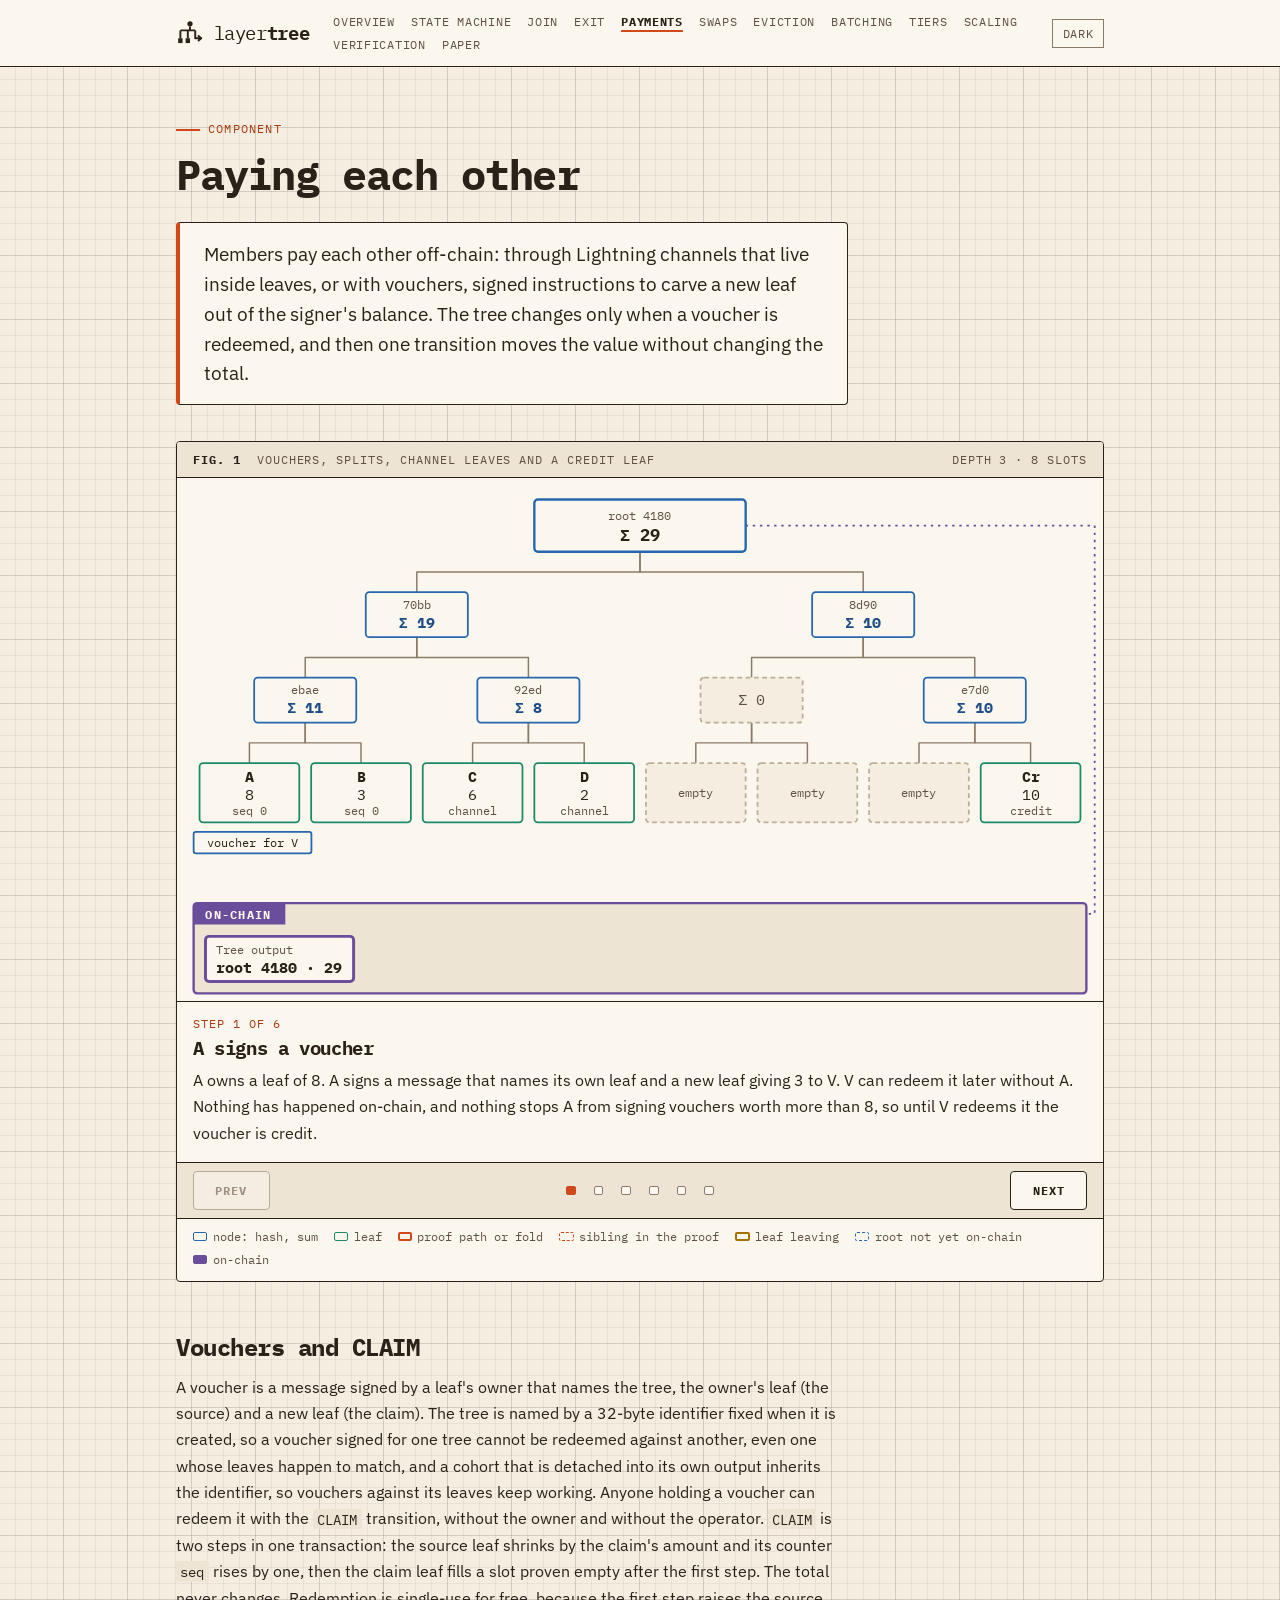
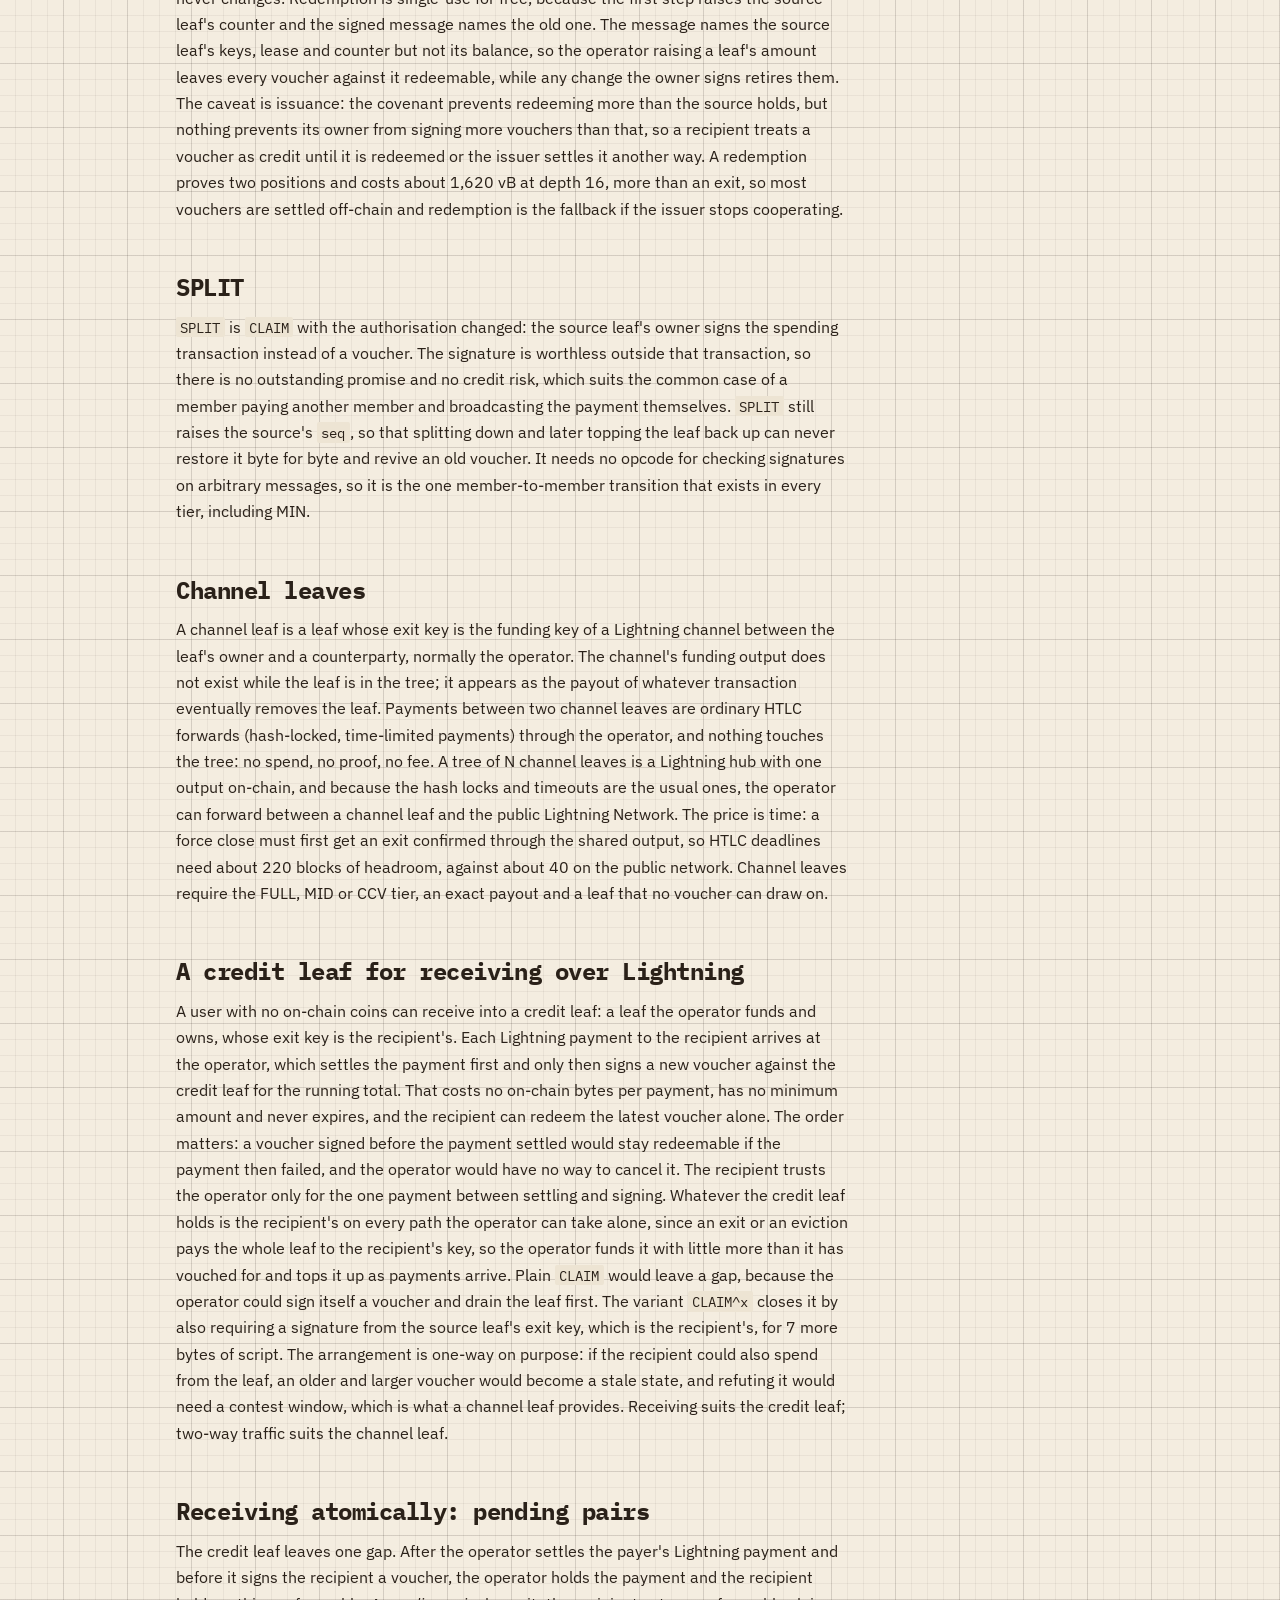
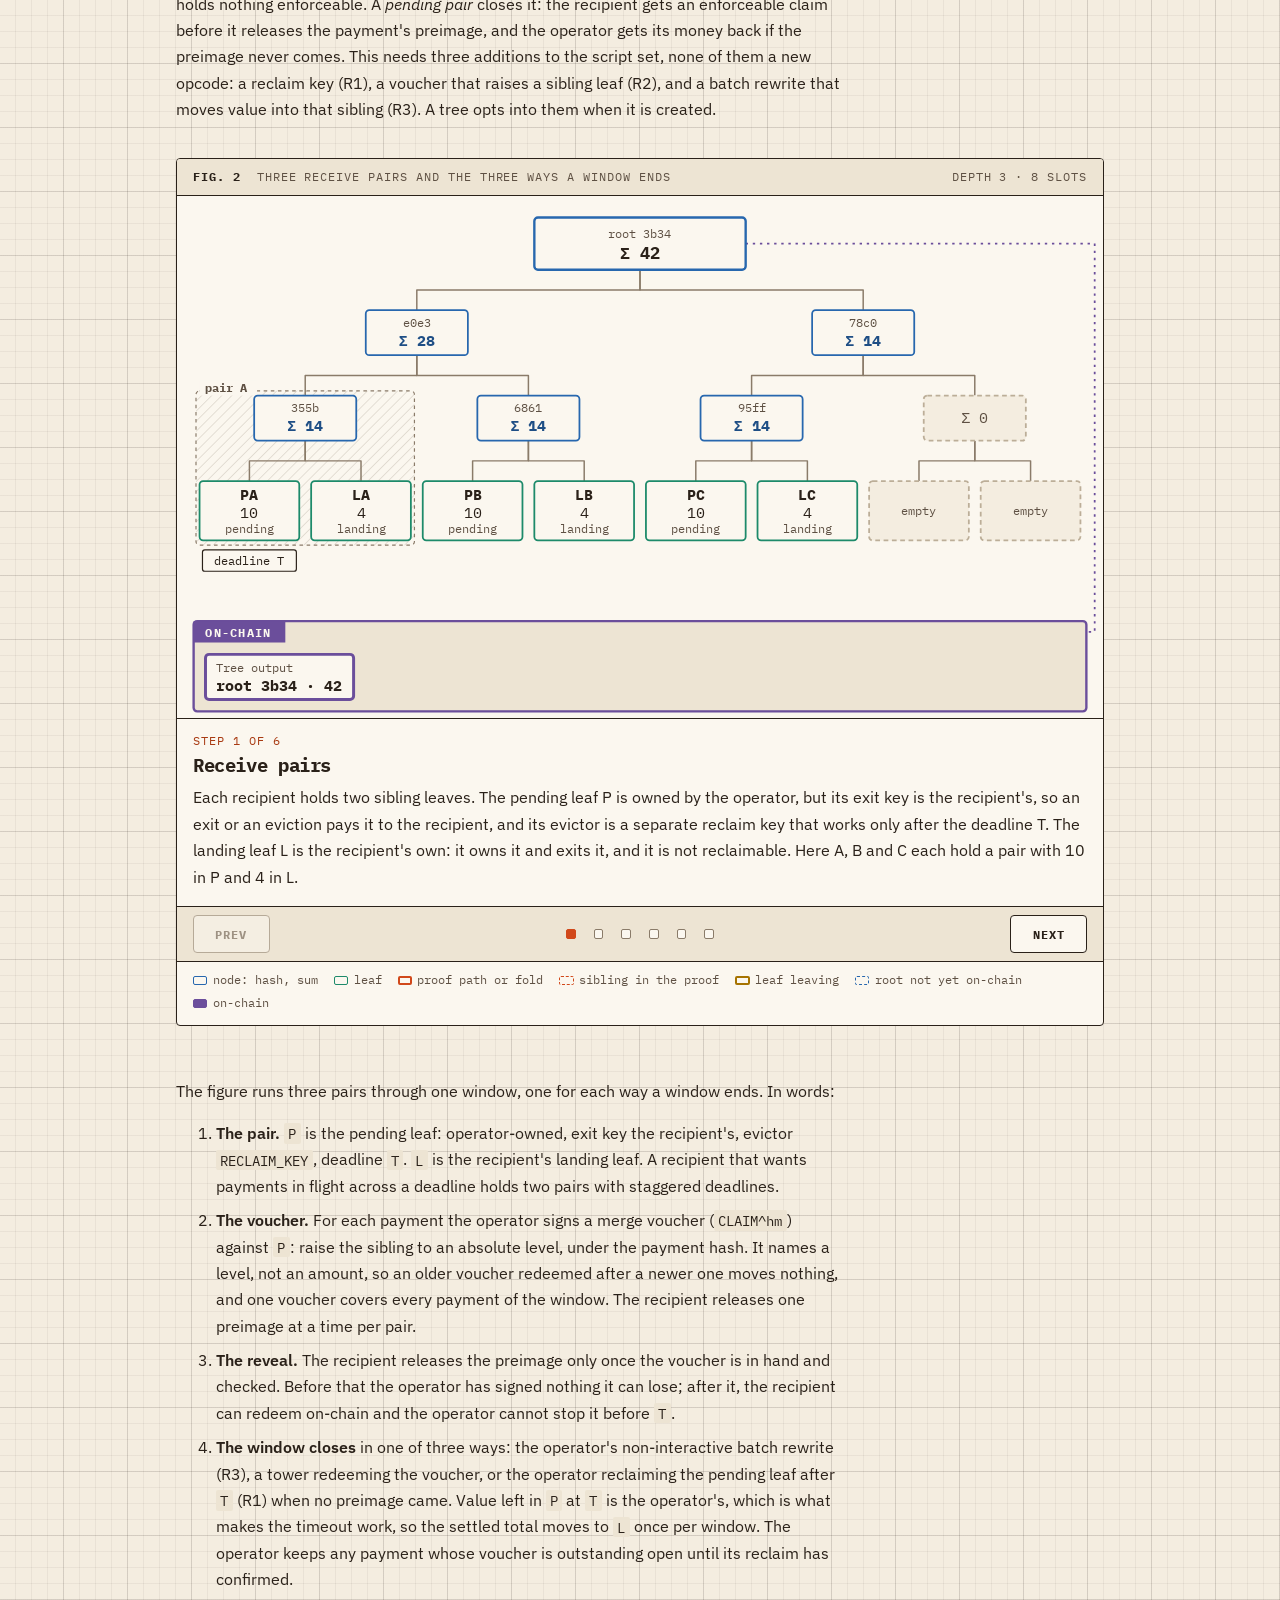
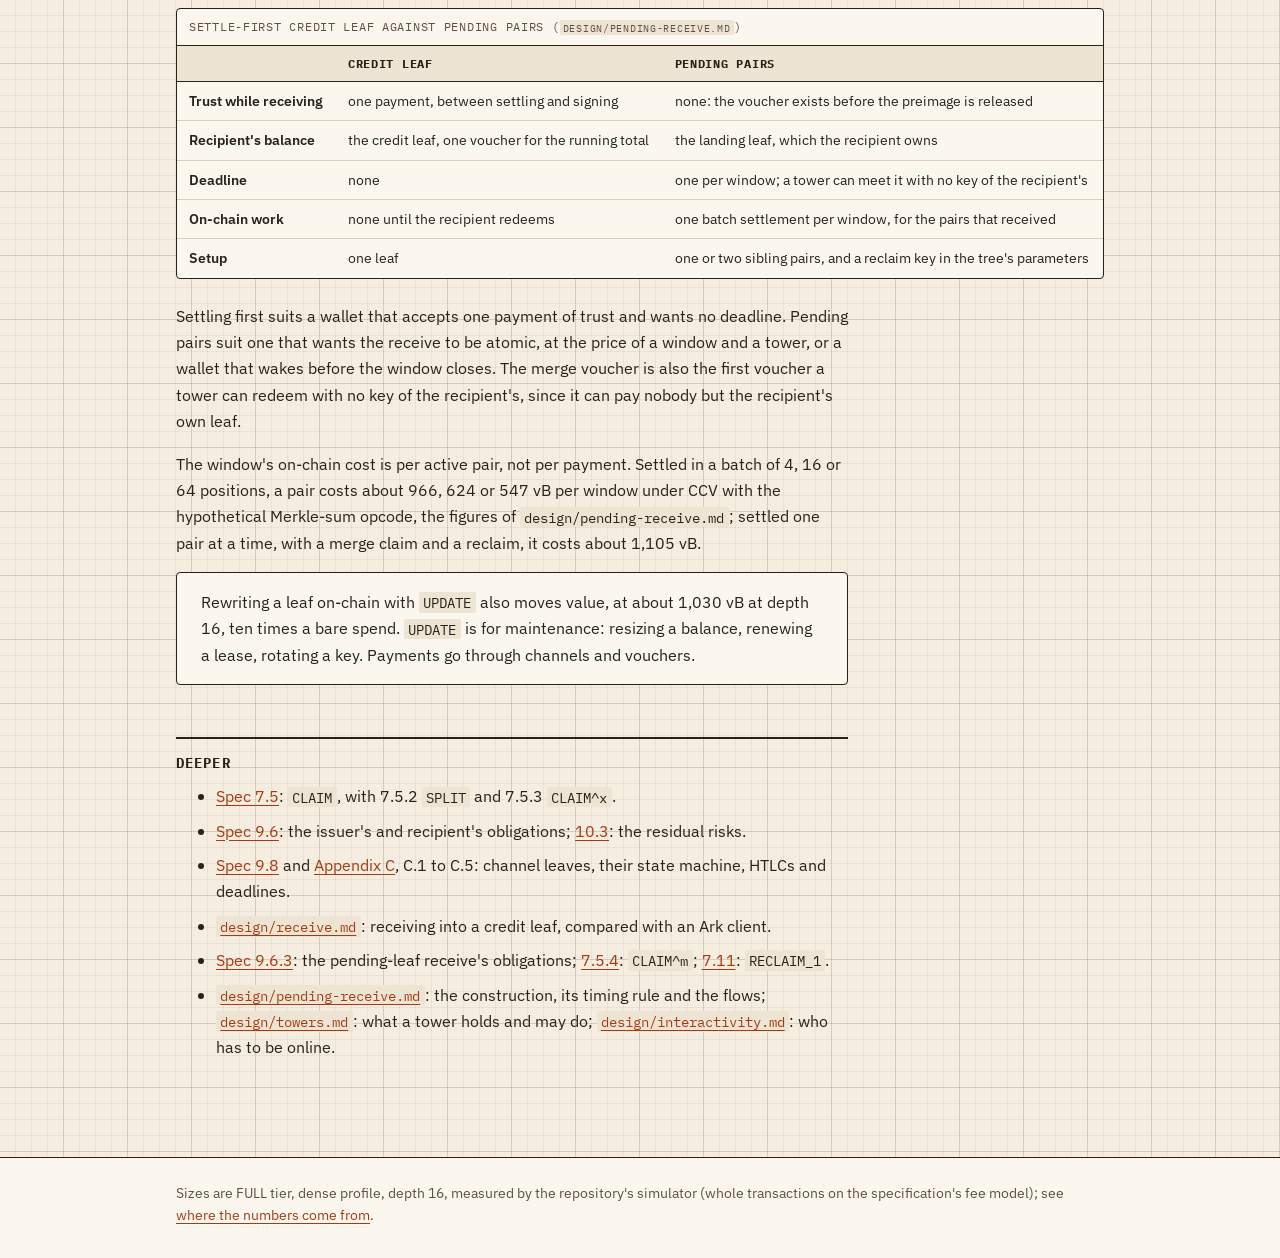
<file: site/components/payment.html>
<!doctype html>
<html lang="en">
<head>
<meta charset="utf-8">
<meta name="viewport" content="width=device-width, initial-scale=1">
<link rel="icon" href="../favicon.svg" type="image/svg+xml">
<link rel="icon" href="../favicon.ico" sizes="48x48">
<link rel="apple-touch-icon" href="../apple-touch-icon.png">
<link rel="preconnect" href="https://fonts.googleapis.com">
<link rel="preconnect" href="https://fonts.gstatic.com" crossorigin>
<link rel="stylesheet" href="https://fonts.googleapis.com/css2?family=IBM+Plex+Mono:wght@400;700&amp;family=IBM+Plex+Sans:ital,wght@0,400;0,600;1,400&amp;display=swap">
<title>Paying each other</title>
<meta name="description" content="How value moves between LayerTree members: vouchers and CLAIM, SPLIT, Lightning channels inside leaves, a credit leaf for receiving over Lightning, and pending pairs for receiving atomically.">
<script>try{if(localStorage.getItem("layertree-theme")==="dark")document.documentElement.setAttribute("data-theme","dark")}catch(e){}</script>
<link rel="stylesheet" href="../css/tokens.css">
<link rel="stylesheet" href="../css/site.css">
<script src="../js/theme.js" defer></script>
</head>
<body>
<a class="skip-link" href="#main">Skip to content</a>
<header class="site-header">
  <div class="site-header__inner">
    <a class="site-name" href="../index.html" aria-label="LayerTree, overview"><img class="logo-light" src="../assets/logo-light.svg" alt="" width="28" height="28"><img class="logo-dark" src="../assets/logo-dark.svg" alt="" width="28" height="28"><span>layer<b>tree</b></span></a>
    <nav class="site-nav" aria-label="Pages">
      <ul>
        <li><a href="../index.html">Overview</a></li>
        <li><a href="state-machine.html">State machine</a></li>
        <li><a href="join.html">Join</a></li>
        <li><a href="exit.html">Exit</a></li>
        <li><a href="payment.html" aria-current="page">Payments</a></li>
        <li><a href="swap.html">Swaps</a></li>
        <li><a href="evict.html">Eviction</a></li>
        <li><a href="batching.html">Batching</a></li>
        <li><a href="tiers.html">Tiers</a></li>
        <li><a href="scaling.html">Scaling</a></li>
        <li><a href="verification.html">Verification</a></li>
        <li><a href="../index.html#paper">Paper</a></li>
      </ul>
    </nav>
    <button type="button" class="theme-toggle" aria-pressed="false">Dark</button>
  </div>
</header>

<main id="main">
  <p class="eyebrow">Component</p>
  <h1>Paying each other</h1>

  <p class="takeaway">Members pay each other off-chain: through Lightning channels
  that live inside leaves, or with vouchers, signed instructions to carve a new
  leaf out of the signer's balance. The tree changes only when a voucher is
  redeemed, and then one transition moves the value without changing the
  total.</p>

  <div class="tree-anim" data-scenario="pay-steps">
    <noscript><p class="ta-noscript">This figure needs JavaScript. The sections below describe the same steps.</p></noscript>
  </div>
  <script type="application/json" id="pay-steps">
  {
    "label": "Vouchers, splits, channel leaves and a credit leaf",
    "depth": 3,
    "committed": true,
    "leaves": [
      {"label": "A", "amount": 8, "note": "seq 0"}, {"label": "B", "amount": 3, "note": "seq 0"},
      {"label": "C", "amount": 6, "note": "channel"}, {"label": "D", "amount": 2, "note": "channel"},
      null, null, null,
      {"label": "Cr", "amount": 10, "note": "credit"}
    ],
    "steps": [
      {
        "title": "A signs a voucher",
        "caption": "A owns a leaf of 8. A signs a message that names its own leaf and a new leaf giving 3 to V. V can redeem it later without A. Nothing has happened on-chain, and nothing stops A from signing vouchers worth more than 8, so until V redeems it the voucher is credit.",
        "ops": [
          {"op": "badge", "pos": 0, "text": "voucher for V", "kind": "voucher"}
        ]
      },
      {
        "title": "Redeeming it, part 1: shrink the source",
        "caption": "V's CLAIM transaction proves A's leaf against the committed root and checks A's signature on the voucher. It replaces A's leaf with a copy holding 3 less, with its counter seq raised by one, and folds that up to an intermediate root.",
        "ops": [
          {"op": "path", "pos": 0},
          {"op": "leaf", "pos": 0, "leaf": {"label": "A", "amount": 5, "note": "seq 1"}},
          {"op": "fold", "pos": 0},
          {"op": "badge", "pos": 0, "text": "voucher checked", "kind": "voucher"}
        ]
      },
      {
        "title": "Redeeming it, part 2: place the new leaf",
        "caption": "A second proof shows that the fifth slot is empty under the intermediate root. V's leaf goes there, and the result becomes the new committed root. The total is still 29, so no money enters or leaves. A's leaf now differs from the one the voucher names, so the same voucher can never verify again.",
        "ops": [
          {"op": "path", "pos": 4},
          {"op": "leaf", "pos": 4, "leaf": {"label": "V", "amount": 3}},
          {"op": "fold", "pos": 4},
          {"op": "commit"}
        ]
      },
      {
        "title": "SPLIT: the same carve, signed directly",
        "caption": "B pays W 2 by signing the spending transaction itself instead of a voucher. The steps are the same: B's leaf shrinks and its counter rises, and W's leaf fills an empty slot. The signature is good only for this one transaction, so nobody holds an outstanding promise afterwards.",
        "ops": [
          {"op": "path", "pos": 1},
          {"op": "path", "pos": 5},
          {"op": "leaf", "pos": 1, "leaf": {"label": "B", "amount": 1, "note": "seq 1"}},
          {"op": "leaf", "pos": 5, "leaf": {"label": "W", "amount": 2}},
          {"op": "badge", "pos": 1, "text": "B signs", "kind": "sig"},
          {"op": "commit"}
        ]
      },
      {
        "title": "Channel leaves: nothing touches the tree",
        "caption": "C's and D's leaves each hold a Lightning channel with the operator. C pays D the way any Lightning payment is forwarded: C updates its channel with the operator, and the operator updates its channel with D. A leaf's amount is its channel's capacity, which does not change, so there is no transaction at all.",
        "ops": [
          {"op": "link", "from": 2, "to": 3, "text": "C pays D 1 via the operator"}
        ]
      },
      {
        "title": "A credit leaf for receiving",
        "caption": "R holds no Bitcoin and wants to receive over Lightning. The operator funded the credit leaf Cr, whose exit key is R's, and tops it up as payments arrive, since all of Cr is R's if the operator removes it alone. Each payment to R reaches the operator, which settles it first and only then signs R a new voucher against Cr for the running total: 2, then 5. R keeps the latest and can redeem it alone if the operator stops cooperating.",
        "ops": [
          {"op": "badge", "pos": 7, "text": "voucher: R 5", "kind": "voucher"}
        ]
      }
    ]
  }
  </script>

  <h2 id="vouchers">Vouchers and CLAIM</h2>
  <p>A voucher is a message signed by a leaf's owner that names the tree, the
  owner's leaf (the source) and a new leaf (the claim). The tree is named by a
  32-byte identifier fixed when it is created, so a voucher signed for one tree
  cannot be redeemed against another, even one whose leaves happen to match, and
  a cohort that is detached into its own output inherits the identifier, so
  vouchers against its leaves keep working. Anyone holding a voucher can redeem it with
  the <code>CLAIM</code> transition, without the owner and without the operator.
  <code>CLAIM</code> is two steps in one transaction: the source leaf shrinks by
  the claim's amount and its counter <code>seq</code> rises by one, then the claim
  leaf fills a slot proven empty after the first step. The total never changes.
  Redemption is single-use for free, because the first step raises the source
  leaf's counter and the signed message names the old one. The message names
  the source leaf's keys, lease and counter but not its balance, so the
  operator raising a leaf's amount leaves every voucher against it redeemable,
  while any change the owner signs retires them. The caveat is issuance: the
  covenant prevents redeeming more than the source holds, but nothing prevents
  its owner from signing more vouchers than that, so a recipient treats a voucher
  as credit until it is redeemed or the issuer settles it another way. A
  redemption proves two positions and costs about 1,620 vB at depth 16, more than
  an exit, so most vouchers are settled off-chain and redemption is the fallback
  if the issuer stops cooperating.</p>

  <h2 id="split">SPLIT</h2>
  <p><code>SPLIT</code> is <code>CLAIM</code> with the authorisation changed: the
  source leaf's owner signs the spending transaction instead of a voucher. The
  signature is worthless outside that transaction, so there is no outstanding
  promise and no credit risk, which suits the common case of a member paying
  another member and broadcasting the payment themselves. <code>SPLIT</code> still
  raises the source's <code>seq</code>, so that splitting down and later topping
  the leaf back up can never restore it byte for byte and revive an old voucher.
  It needs no opcode for checking signatures on arbitrary messages, so it is the
  one member-to-member transition that exists in every tier, including MIN.</p>

  <h2 id="channels">Channel leaves</h2>
  <p>A channel leaf is a leaf whose exit key is the funding key of a Lightning
  channel between the leaf's owner and a counterparty, normally the operator. The
  channel's funding output does not exist while the leaf is in the tree; it
  appears as the payout of whatever transaction eventually removes the leaf.
  Payments between two channel leaves are ordinary HTLC forwards (hash-locked,
  time-limited payments) through the operator, and nothing touches the tree: no
  spend, no proof, no fee. A tree of N channel leaves is a Lightning hub with one
  output on-chain, and because the hash locks and timeouts are the usual ones, the
  operator can forward between a channel leaf and the public Lightning Network.
  The price is time: a force close must first get an exit confirmed through the
  shared output, so HTLC deadlines need about 220 blocks of headroom, against
  about 40 on the public network. Channel leaves require the FULL, MID or CCV
  tier, an exact payout and a leaf that no voucher can draw on.</p>

  <h2 id="credit">A credit leaf for receiving over Lightning</h2>
  <p>A user with no on-chain coins can receive into a credit leaf: a leaf the
  operator funds and owns, whose exit key is the recipient's. Each Lightning
  payment to the recipient arrives at the operator, which settles the payment
  first and only then signs a new voucher against the credit leaf for the running
  total. That costs no on-chain bytes per payment, has no minimum amount and never
  expires, and the recipient can redeem the latest voucher alone. The order
  matters: a voucher signed before the payment settled would stay redeemable if
  the payment then failed, and the operator would have no way to cancel it. The
  recipient trusts the operator only for the one payment between settling and
  signing. Whatever the credit leaf holds is the recipient's on every path the
  operator can take alone, since an exit or an eviction pays the whole leaf to the
  recipient's key, so the operator funds it with little more than it has vouched
  for and tops it up as payments arrive. Plain <code>CLAIM</code> would leave a gap,
  because the operator could sign itself a voucher and drain the leaf first. The
  variant <code>CLAIM^x</code> closes it by also requiring a signature from the
  source leaf's exit key, which is the recipient's, for 7 more bytes of script.
  The arrangement is one-way on purpose: if the recipient could also spend from
  the leaf, an older and larger voucher would become a stale state, and refuting
  it would need a contest window, which is what a channel leaf provides. Receiving
  suits the credit leaf; two-way traffic suits the channel leaf.</p>

  <h2 id="pending">Receiving atomically: pending pairs</h2>
  <p>The credit leaf leaves one gap. After the operator settles the payer's
  Lightning payment and before it signs the recipient a voucher, the operator
  holds the payment and the recipient holds nothing enforceable. A <em>pending
  pair</em> closes it: the recipient gets an enforceable claim before it
  releases the payment's preimage, and the operator gets its money back if the
  preimage never comes. This needs three additions to the script set, none of
  them a new opcode: a reclaim key (R1), a voucher that raises a sibling leaf
  (R2), and a batch rewrite that moves value into that sibling (R3). A tree
  opts into them when it is created.</p>

  <div class="tree-anim" data-scenario="pending-steps">
    <noscript><p class="ta-noscript">This figure needs JavaScript. The text below describes the same steps.</p></noscript>
  </div>
  <script type="application/json" id="pending-steps">
  {
    "label": "Three receive pairs and the three ways a window ends",
    "depth": 3,
    "committed": true,
    "leaves": [
      {"label": "PA", "amount": 10, "note": "pending"}, {"label": "LA", "amount": 4, "note": "landing"},
      {"label": "PB", "amount": 10, "note": "pending"}, {"label": "LB", "amount": 4, "note": "landing"},
      {"label": "PC", "amount": 10, "note": "pending"}, {"label": "LC", "amount": 4, "note": "landing"},
      null, null
    ],
    "steps": [
      {
        "title": "Receive pairs",
        "caption": "Each recipient holds two sibling leaves. The pending leaf P is owned by the operator, but its exit key is the recipient's, so an exit or an eviction pays it to the recipient, and its evictor is a separate reclaim key that works only after the deadline T. The landing leaf L is the recipient's own: it owns it and exits it, and it is not reclaimable. Here A, B and C each hold a pair with 10 in P and 4 in L.",
        "ops": [
          {"op": "region", "h": 1, "i": 0, "label": "pair A"},
          {"op": "badge", "pos": 0, "text": "deadline T", "kind": "sig"}
        ]
      },
      {
        "title": "A hash-locked merge voucher",
        "caption": "A payment of 3 reaches the operator for each of A, B and C. Each recipient draws a preimage and the operator signs a voucher against its P: raise the sibling L to 7, locked to the payment hash. The voucher can only move value from P into L, which the recipient alone can exit, and it needs no signature from anyone but the operator. The recipient checks the pair and the voucher against the confirmed tree before going on.",
        "ops": [
          {"op": "badge", "pos": 0, "text": "L to 7, hash", "kind": "hash"},
          {"op": "badge", "pos": 2, "text": "L to 7, hash", "kind": "hash"},
          {"op": "badge", "pos": 4, "text": "L to 7, hash", "kind": "hash"}
        ]
      },
      {
        "title": "Preimage reveal",
        "caption": "A and B release their preimages and the operator settles the payers' payments. Nothing reaches the chain. From this moment each can redeem its voucher with the preimage it drew, and the operator cannot stop it before T. C does not reveal, so the operator's inbound payment from C's payer stays open.",
        "ops": [
          {"op": "badge", "pos": 1, "text": "preimage", "kind": "hash"},
          {"op": "badge", "pos": 3, "text": "preimage", "kind": "hash"},
          {"op": "badge", "pos": 5, "text": "withheld", "kind": "bad"}
        ]
      },
      {
        "title": "Way 1: the operator's batch",
        "caption": "Before T the operator settles the window in one batch rewrite: A's P falls by 3 and A's L rises by 3, and the same rewrite carries every other recipient that settled this window. Only the operator's signature is needed, since the transfer can pay nobody but the recipient. Recipients that received nothing are not touched.",
        "ops": [
          {"op": "path", "pos": 0},
          {"op": "leaf", "pos": 0, "leaf": {"label": "PA", "amount": 7, "note": "pending"}},
          {"op": "leaf", "pos": 1, "leaf": {"label": "LA", "amount": 7, "note": "landing"}},
          {"op": "fold", "pos": 0},
          {"op": "badge", "pos": 0, "text": "operator sig only", "kind": "sig"},
          {"op": "commit"}
        ]
      },
      {
        "title": "Way 2: a tower redeems the voucher",
        "caption": "The operator settled B's payment but did not move the value. Before T, B's tower sees that LB has not reached 7. It redeems the voucher with the preimage B gave it, which raises LB to 7 and lowers PB by 3. The tower holds no key of B's and cannot send the value anywhere but into B's own leaf. It pays the fee.",
        "ops": [
          {"op": "path", "pos": 2},
          {"op": "leaf", "pos": 2, "leaf": {"label": "PB", "amount": 7, "note": "pending"}},
          {"op": "leaf", "pos": 3, "leaf": {"label": "LB", "amount": 7, "note": "landing"}},
          {"op": "fold", "pos": 2},
          {"op": "badge", "pos": 3, "text": "voucher + preimage", "kind": "voucher"},
          {"op": "commit"}
        ]
      },
      {
        "title": "Way 3: the operator reclaims",
        "caption": "C never released the preimage, so nothing was owed. After T the operator removes PC with its reclaim key and takes the value back, and only once that has confirmed does it fail the payer's held payment upstream, so the payer is refunded. Had C revealed late, the voucher could still have been redeemed before the reclaim, and the operator would have held the payment open to settle it. LC is untouched.",
        "ops": [
          {"op": "path", "pos": 4},
          {"op": "leaf", "pos": 4, "leaf": null},
          {"op": "fold", "pos": 4},
          {"op": "chip", "id": "reclaim", "kind": "payout", "label": "Back to the operator", "amount": 10},
          {"op": "commit"}
        ]
      }
    ]
  }
  </script>

  <p>The figure runs three pairs through one window, one for each way a window
  ends. In words:</p>
  <ol>
    <li><strong>The pair.</strong> <code>P</code> is the pending leaf:
    operator-owned, exit key the recipient's, evictor <code>RECLAIM_KEY</code>,
    deadline <code>T</code>. <code>L</code> is the recipient's landing leaf. A
    recipient that wants payments in flight across a deadline holds two pairs
    with staggered deadlines.</li>
    <li><strong>The voucher.</strong> For each payment the operator signs a
    merge voucher (<code>CLAIM^hm</code>) against <code>P</code>: raise the
    sibling to an absolute level, under the payment hash. It names a level, not
    an amount, so an older voucher redeemed after a newer one moves nothing, and
    one voucher covers every payment of the window. The recipient releases one
    preimage at a time per pair.</li>
    <li><strong>The reveal.</strong> The recipient releases the preimage only
    once the voucher is in hand and checked. Before that the operator has signed
    nothing it can lose; after it, the recipient can redeem on-chain and the
    operator cannot stop it before <code>T</code>.</li>
    <li><strong>The window closes</strong> in one of three ways: the operator's
    non-interactive batch rewrite (R3), a tower redeeming the voucher, or the
    operator reclaiming the pending leaf after <code>T</code> (R1) when no
    preimage came. Value left in <code>P</code> at <code>T</code> is the
    operator's, which is what makes the timeout work, so the settled total moves
    to <code>L</code> once per window. The operator keeps any payment whose
    voucher is outstanding open until its reclaim has confirmed.</li>
  </ol>

  <div class="table-wrap">
    <table>
      <caption>Settle-first credit leaf against pending pairs (<code>design/pending-receive.md</code>)</caption>
      <thead>
        <tr><th scope="col"></th><th scope="col">Credit leaf</th><th scope="col">Pending pairs</th></tr>
      </thead>
      <tbody>
        <tr><th scope="row">Trust while receiving</th><td>one payment, between settling and signing</td><td>none: the voucher exists before the preimage is released</td></tr>
        <tr><th scope="row">Recipient's balance</th><td>the credit leaf, one voucher for the running total</td><td>the landing leaf, which the recipient owns</td></tr>
        <tr><th scope="row">Deadline</th><td>none</td><td>one per window; a tower can meet it with no key of the recipient's</td></tr>
        <tr><th scope="row">On-chain work</th><td>none until the recipient redeems</td><td>one batch settlement per window, for the pairs that received</td></tr>
        <tr><th scope="row">Setup</th><td>one leaf</td><td>one or two sibling pairs, and a reclaim key in the tree's parameters</td></tr>
      </tbody>
    </table>
  </div>
  <p>Settling first suits a wallet that accepts one payment of trust and wants
  no deadline. Pending pairs suit one that wants the receive to be atomic, at
  the price of a window and a tower, or a wallet that wakes before the window
  closes. The merge voucher is also the first voucher a tower can redeem with no
  key of the recipient's, since it can pay nobody but the recipient's own
  leaf.</p>
  <p>The window's on-chain cost is per active pair, not per payment. Settled
  in a batch of 4, 16 or 64 positions, a pair costs about 966, 624 or 547 vB
  per window under CCV with the hypothetical Merkle-sum opcode, the figures of
  <code>design/pending-receive.md</code>; settled one pair at a time, with a
  merge claim and a reclaim, it costs about 1,105 vB.</p>

  <div class="callout">
    <p>Rewriting a leaf on-chain with <code>UPDATE</code> also moves value, at
    about 1,030 vB at depth 16, ten times a bare spend. <code>UPDATE</code> is for
    maintenance: resizing a balance, renewing a lease, rotating a key. Payments go
    through channels and vouchers.</p>
  </div>

  <section class="deeper" aria-labelledby="deeper">
    <h2 id="deeper">Deeper</h2>
    <ul>
      <li><a href="../../spec/layertree.md#75-claim">Spec 7.5</a>: <code>CLAIM</code>, with 7.5.2 <code>SPLIT</code> and 7.5.3 <code>CLAIM^x</code>.</li>
      <li><a href="../../spec/layertree.md#96-vouchers">Spec 9.6</a>: the issuer's and recipient's obligations; <a href="../../spec/layertree.md#103-vouchers">10.3</a>: the residual risks.</li>
      <li><a href="../../spec/layertree.md#98-channel-leaves">Spec 9.8</a> and <a href="../../spec/channel-leaves.md">Appendix C</a>, C.1 to C.5: channel leaves, their state machine, HTLCs and deadlines.</li>
      <li><a href="../../design/receive.md"><code>design/receive.md</code></a>: receiving into a credit leaf, compared with an Ark client.</li>
      <li><a href="../../spec/layertree.md#963-the-pending-leaf-receive">Spec 9.6.3</a>: the pending-leaf receive's obligations; <a href="../../spec/layertree.md#754-claimm-merge-into-the-sibling">7.5.4</a>: <code>CLAIM^m</code>; <a href="../../spec/layertree.md#711-reclaim_1-reclaim-after-a-deadline">7.11</a>: <code>RECLAIM_1</code>.</li>
      <li><a href="../../design/pending-receive.md"><code>design/pending-receive.md</code></a>: the construction, its timing rule and the flows; <a href="../../design/towers.md"><code>design/towers.md</code></a>: what a tower holds and may do; <a href="../../design/interactivity.md"><code>design/interactivity.md</code></a>: who has to be online.</li>
    </ul>
  </section>
</main>

<footer class="site-footer">
  <div class="site-footer__inner">
    <p>Sizes are FULL tier, dense profile, depth 16, measured by the repository's simulator (whole transactions on the specification's fee model); see <a href="../index.html#numbers">where the numbers come from</a>.</p>
  </div>
</footer>
<script src="../js/tree-anim.js"></script>
</body>
</html>
</file>
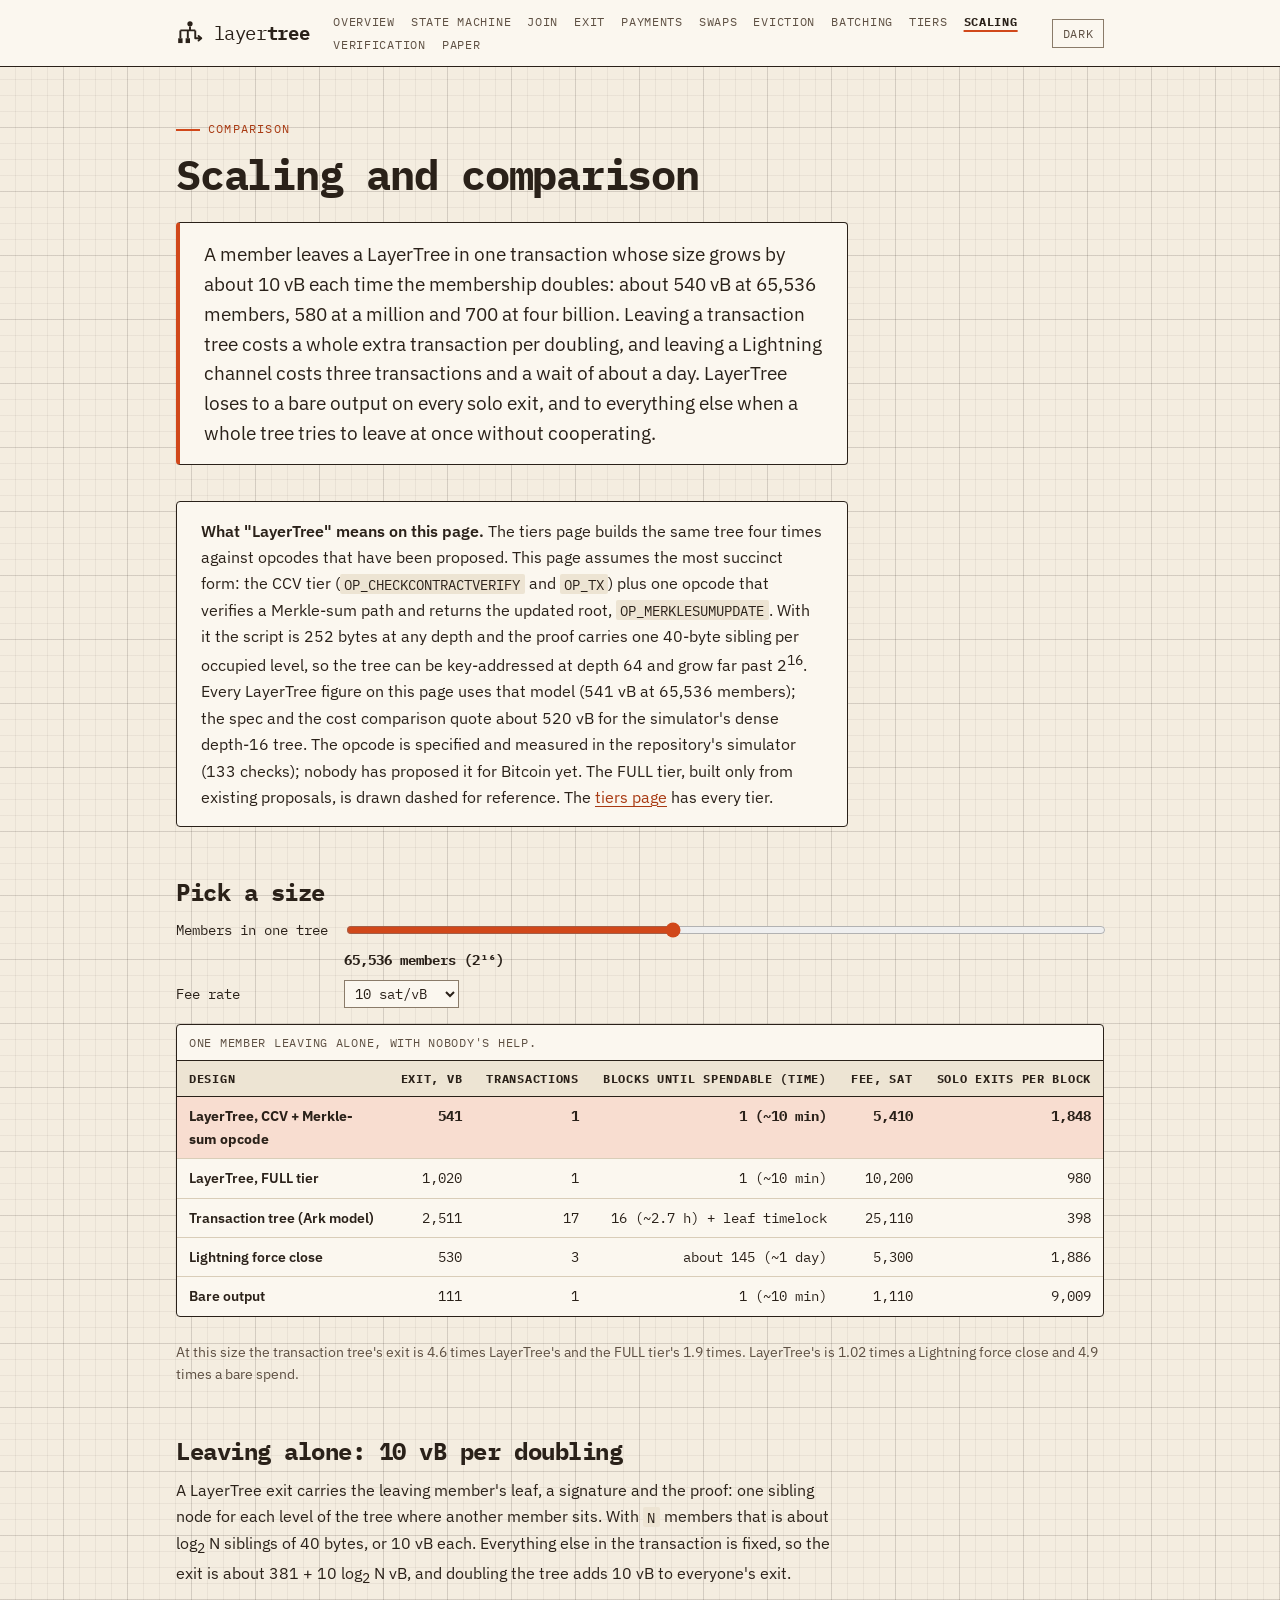
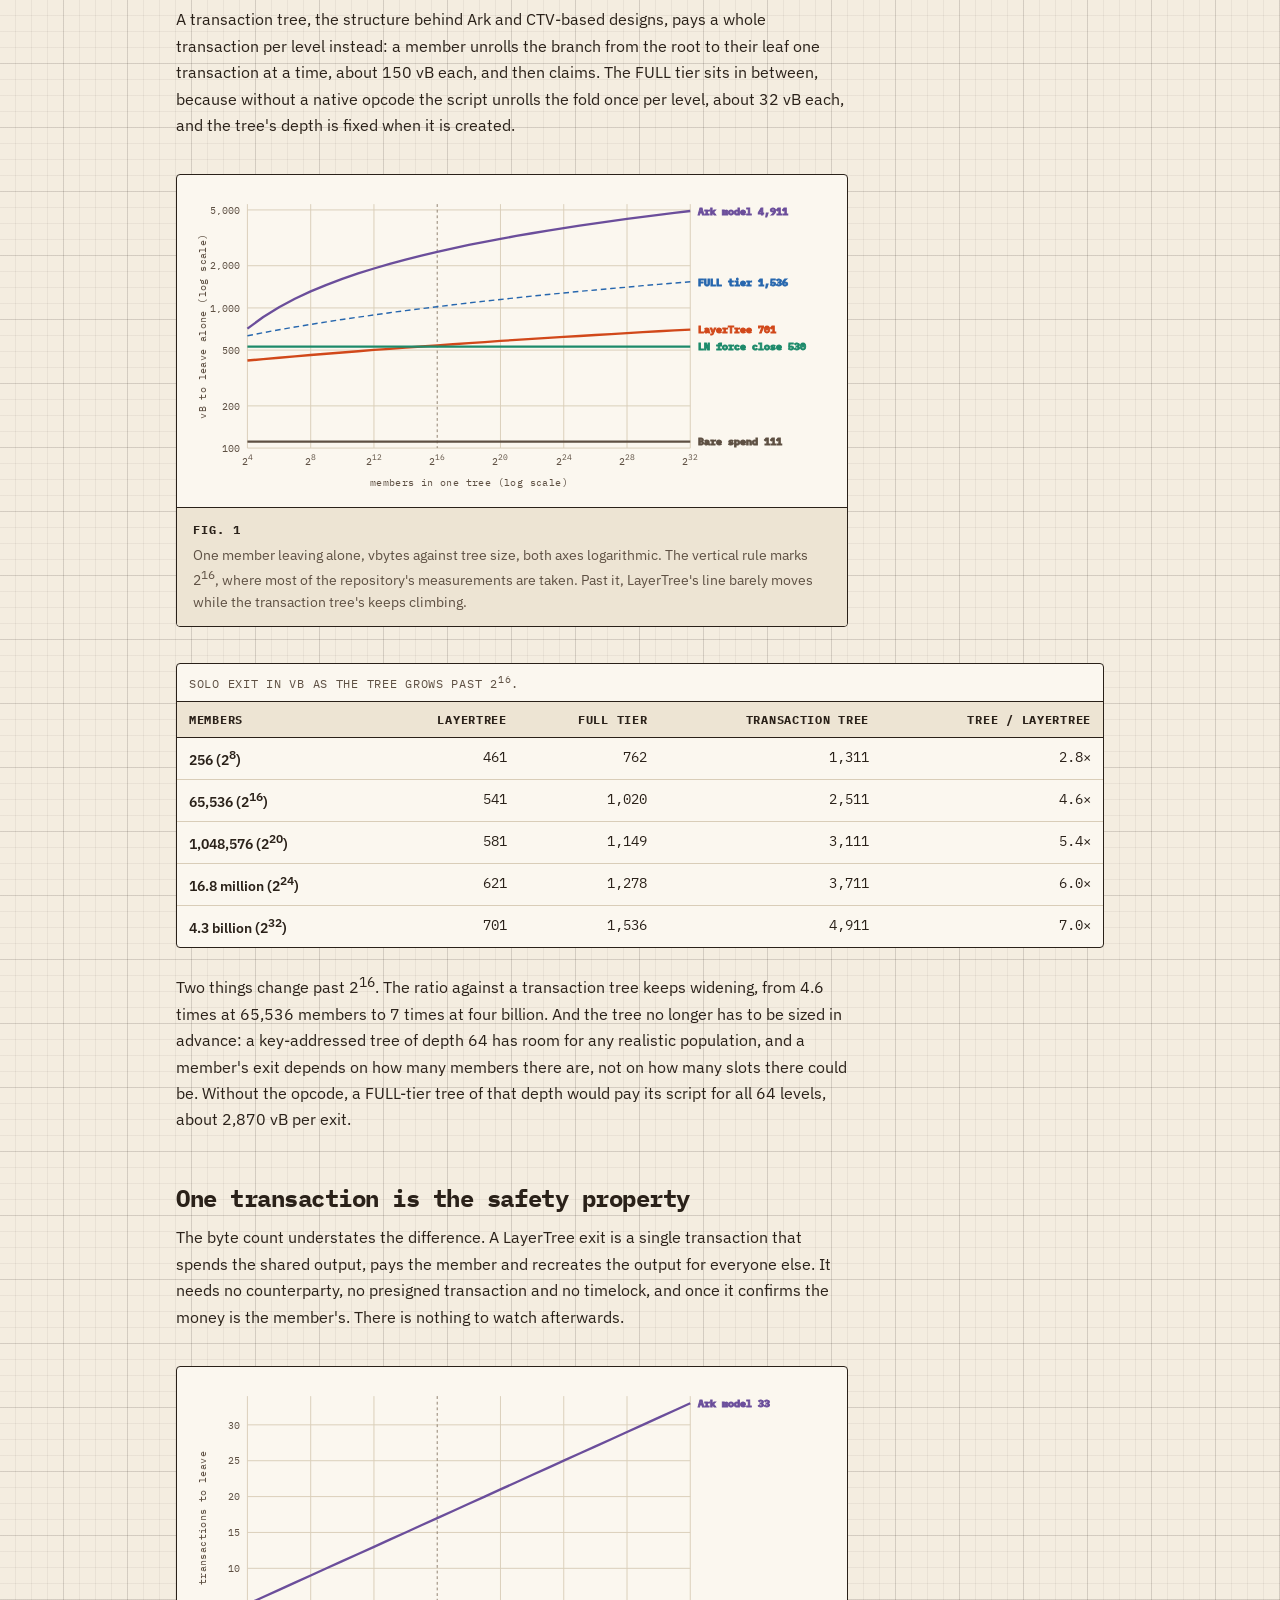
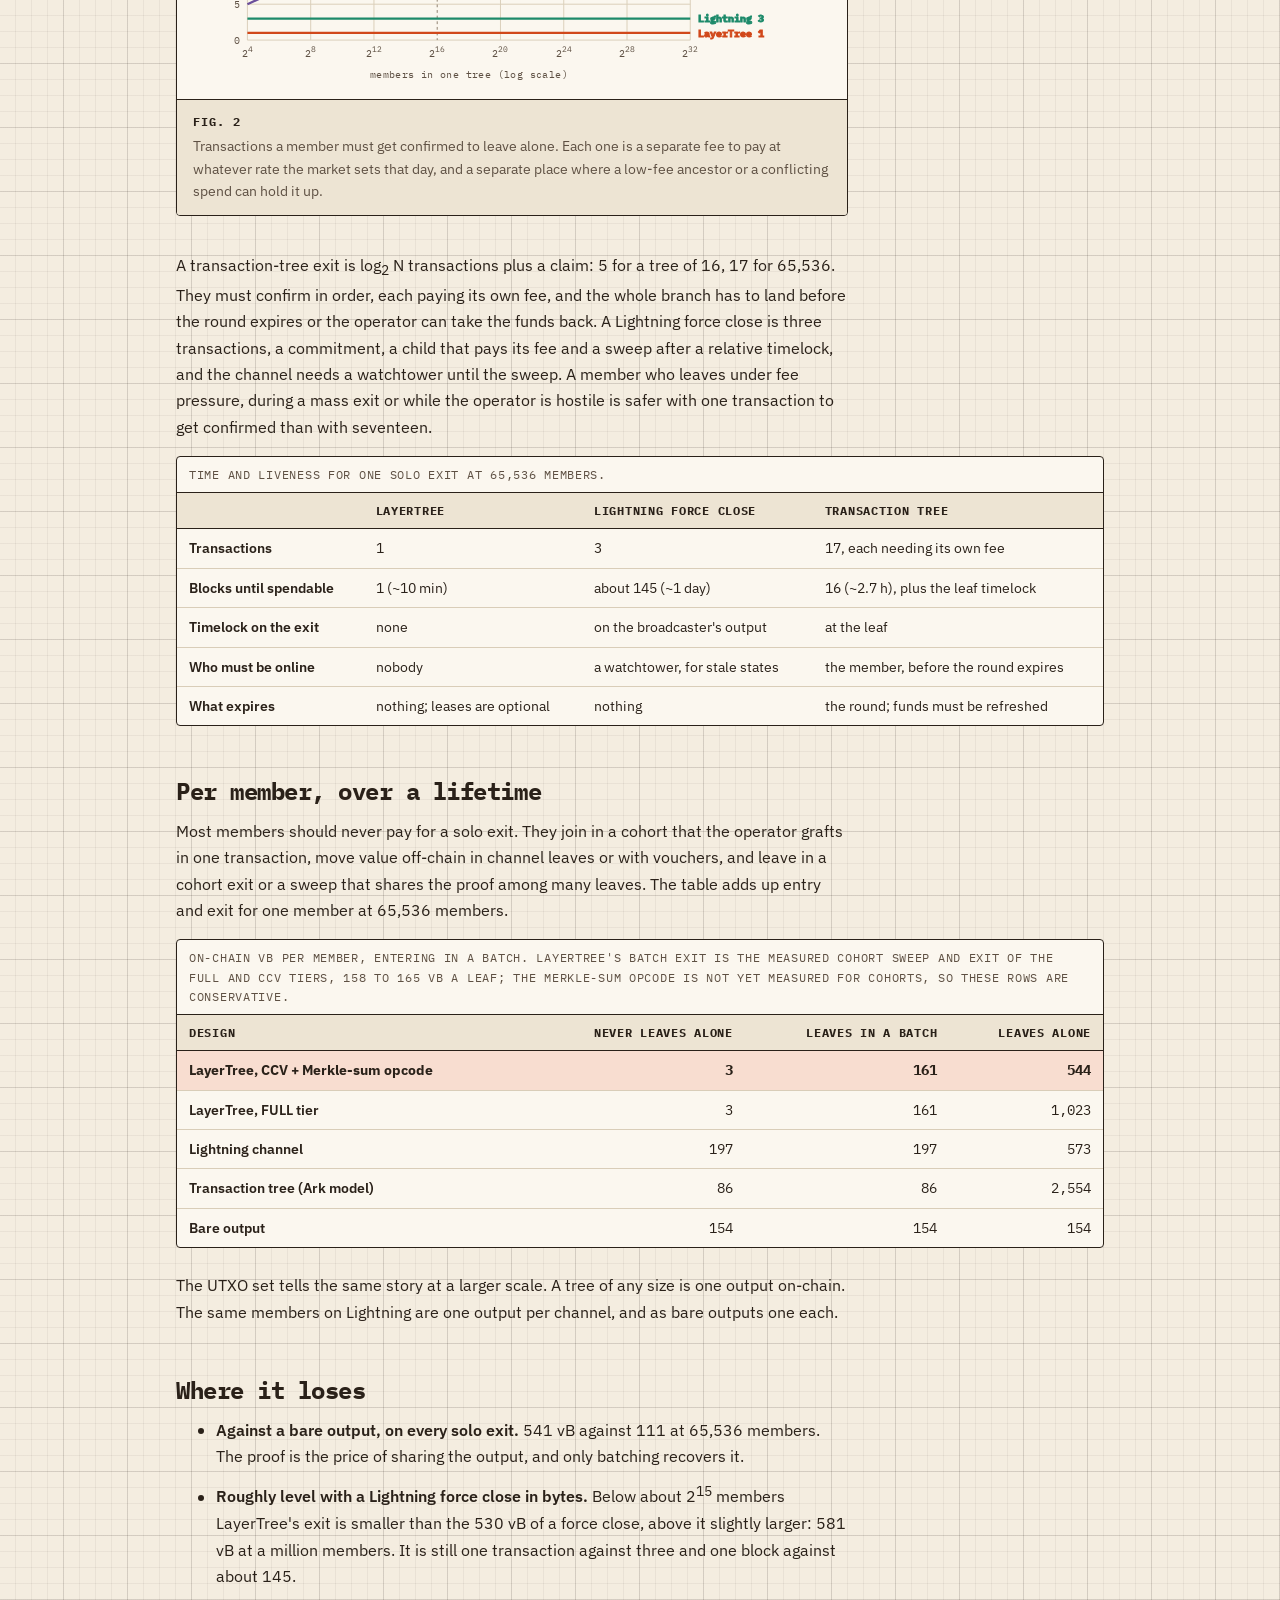
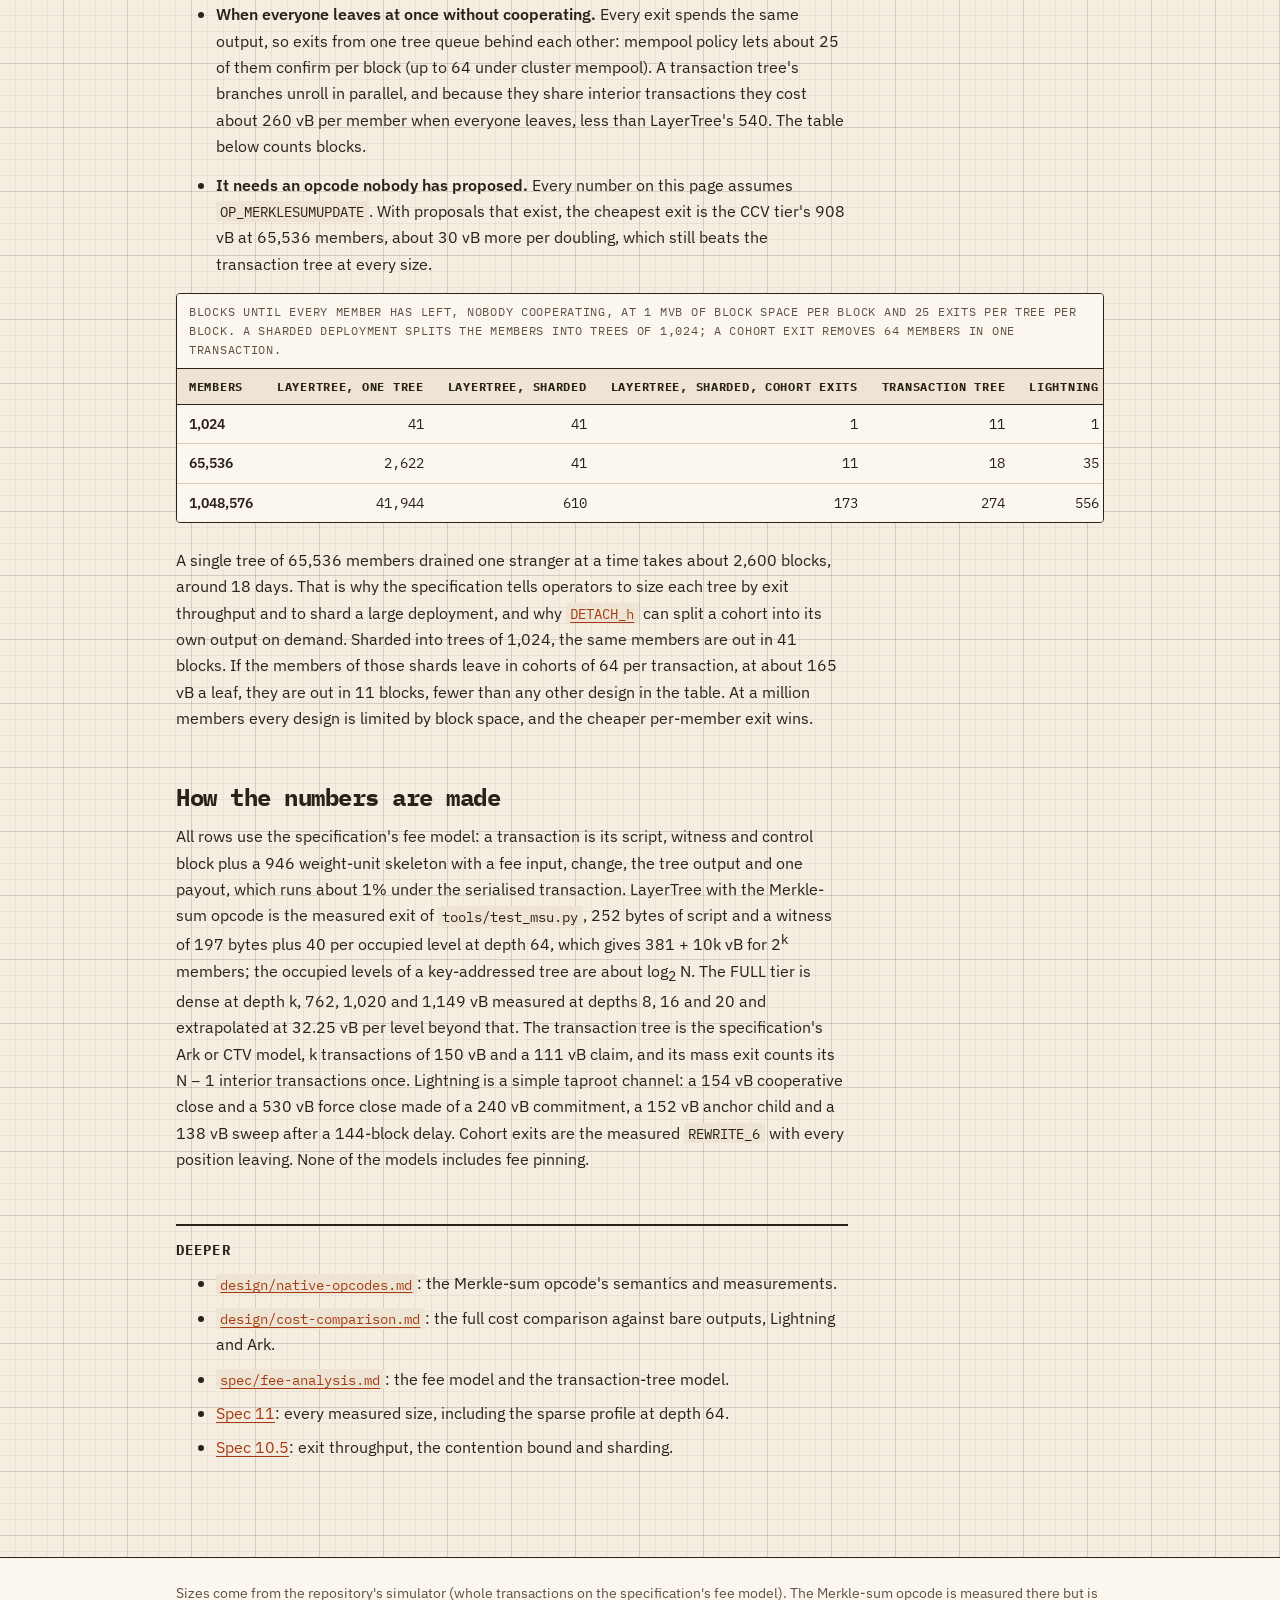
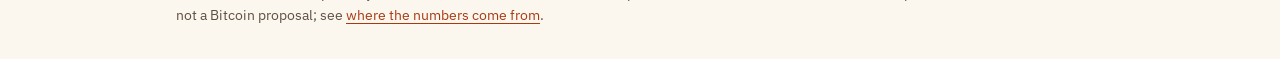
<file: site/components/scaling.html>
<!doctype html>
<html lang="en">
<head>
<meta charset="utf-8">
<meta name="viewport" content="width=device-width, initial-scale=1">
<link rel="icon" href="../favicon.svg" type="image/svg+xml">
<link rel="icon" href="../favicon.ico" sizes="48x48">
<link rel="apple-touch-icon" href="../apple-touch-icon.png">
<link rel="preconnect" href="https://fonts.googleapis.com">
<link rel="preconnect" href="https://fonts.gstatic.com" crossorigin>
<link rel="stylesheet" href="https://fonts.googleapis.com/css2?family=IBM+Plex+Mono:wght@400;700&amp;family=IBM+Plex+Sans:ital,wght@0,400;0,600;1,400&amp;display=swap">
<title>Scaling and comparison</title>
<meta name="description" content="Where LayerTree scales better than Ark-style transaction trees, Lightning channels and bare outputs, and where it does not: exit size, transactions to leave, and mass exits, from 16 members to four billion.">
<script>try{if(localStorage.getItem("layertree-theme")==="dark")document.documentElement.setAttribute("data-theme","dark")}catch(e){}</script>
<link rel="stylesheet" href="../css/tokens.css">
<link rel="stylesheet" href="../css/site.css">
<script src="../js/theme.js" defer></script>
</head>
<body>
<a class="skip-link" href="#main">Skip to content</a>
<header class="site-header">
  <div class="site-header__inner">
    <a class="site-name" href="../index.html" aria-label="LayerTree, overview"><img class="logo-light" src="../assets/logo-light.svg" alt="" width="28" height="28"><img class="logo-dark" src="../assets/logo-dark.svg" alt="" width="28" height="28"><span>layer<b>tree</b></span></a>
    <nav class="site-nav" aria-label="Pages">
      <ul>
        <li><a href="../index.html">Overview</a></li>
        <li><a href="state-machine.html">State machine</a></li>
        <li><a href="join.html">Join</a></li>
        <li><a href="exit.html">Exit</a></li>
        <li><a href="payment.html">Payments</a></li>
        <li><a href="swap.html">Swaps</a></li>
        <li><a href="evict.html">Eviction</a></li>
        <li><a href="batching.html">Batching</a></li>
        <li><a href="tiers.html">Tiers</a></li>
        <li><a href="scaling.html" aria-current="page">Scaling</a></li>
        <li><a href="verification.html">Verification</a></li>
        <li><a href="../index.html#paper">Paper</a></li>
      </ul>
    </nav>
    <button type="button" class="theme-toggle" aria-pressed="false">Dark</button>
  </div>
</header>

<main id="main">
  <p class="eyebrow">Comparison</p>
  <h1>Scaling and comparison</h1>

  <p class="takeaway">A member leaves a LayerTree in one transaction whose size
  grows by about 10 vB each time the membership doubles: about 540 vB at 65,536
  members, 580 at a million and 700 at four billion. Leaving a transaction tree
  costs a whole extra transaction per doubling, and leaving a Lightning channel
  costs three transactions and a wait of about a day. LayerTree loses to a bare
  output on every solo exit, and to everything else when a whole tree tries to
  leave at once without cooperating.</p>

  <div class="callout">
    <p><strong>What "LayerTree" means on this page.</strong> The tiers page builds
    the same tree four times against opcodes that have been proposed. This page
    assumes the most succinct form: the CCV tier
    (<code>OP_CHECKCONTRACTVERIFY</code> and <code>OP_TX</code>) plus one opcode
    that verifies a Merkle-sum path and returns the updated root,
    <code>OP_MERKLESUMUPDATE</code>. With it the script is 252 bytes at any depth
    and the proof carries one 40-byte sibling per occupied level, so the tree can
    be key-addressed at depth 64 and grow far past 2<sup>16</sup>. Every LayerTree figure on this page uses that model (541 vB at 65,536 members); the spec and the cost comparison quote about 520 vB for the simulator's dense depth-16 tree. The opcode is
    specified and measured in the repository's simulator (133 checks); nobody has
    proposed it for Bitcoin yet. The FULL tier, built only from existing
    proposals, is drawn dashed for reference. The <a href="tiers.html">tiers
    page</a> has every tier.</p>
  </div>

  <h2 id="calculator">Pick a size</h2>
  <div class="calc" id="calc">
    <div class="calc__controls">
      <label for="calc-k">Members in one tree</label>
      <input type="range" id="calc-k" min="4" max="32" step="1" value="16">
      <output id="calc-n" for="calc-k">65,536 members (2&#x00b9;&#x2076;)</output>
      <label for="calc-rate">Fee rate</label>
      <select id="calc-rate">
        <option value="2">2 sat/vB</option>
        <option value="10" selected>10 sat/vB</option>
        <option value="50">50 sat/vB</option>
        <option value="100">100 sat/vB</option>
      </select>
    </div>
    <div class="table-wrap">
      <table>
        <caption>One member leaving alone, with nobody's help.</caption>
        <thead>
          <tr><th scope="col">Design</th><th scope="col" class="num">Exit, vB</th><th scope="col" class="num">Transactions</th><th scope="col" class="num">Blocks until spendable (time)</th><th scope="col" class="num">Fee, sat</th><th scope="col" class="num">Solo exits per block</th></tr>
        </thead>
        <tbody>
          <tr class="is-ours"><th scope="row">LayerTree, CCV + Merkle-sum opcode</th><td class="num">541</td><td class="num">1</td><td class="num">1 (~10 min)</td><td class="num">5,410</td><td class="num">1,848</td></tr>
          <tr><th scope="row">LayerTree, FULL tier</th><td class="num">1,020</td><td class="num">1</td><td class="num">1 (~10 min)</td><td class="num">10,200</td><td class="num">980</td></tr>
          <tr><th scope="row">Transaction tree (Ark model)</th><td class="num">2,511</td><td class="num">17</td><td class="num">16 (~2.7 h) + leaf timelock</td><td class="num">25,110</td><td class="num">398</td></tr>
          <tr><th scope="row">Lightning force close</th><td class="num">530</td><td class="num">3</td><td class="num">about 145 (~1 day)</td><td class="num">5,300</td><td class="num">1,886</td></tr>
          <tr><th scope="row">Bare output</th><td class="num">111</td><td class="num">1</td><td class="num">1 (~10 min)</td><td class="num">1,110</td><td class="num">9,009</td></tr>
        </tbody>
      </table>
    </div>
    <p class="calc__note" id="calc-note" aria-live="polite"></p>
  </div>

  <h2 id="exit-size">Leaving alone: 10 vB per doubling</h2>
  <p>A LayerTree exit carries the leaving member's leaf, a signature and the
  proof: one sibling node for each level of the tree where another member sits.
  With <code>N</code> members that is about log<sub>2</sub>&nbsp;N siblings of
  40 bytes, or 10 vB each. Everything else in the transaction is fixed, so the
  exit is about 381 + 10&nbsp;log<sub>2</sub>&nbsp;N vB, and doubling the tree
  adds 10 vB to everyone's exit.</p>
  <p>A transaction tree, the structure behind Ark and CTV-based designs, pays a
  whole transaction per level instead: a member unrolls the branch from the root
  to their leaf one transaction at a time, about 150 vB each, and then claims.
  The FULL tier sits in between, because without a native opcode the script
  unrolls the fold once per level, about 32 vB each, and the tree's depth is
  fixed when it is created.</p>

  <figure class="chart">
    <svg id="chart-exit" class="chart__svg" role="img" aria-labelledby="chart-exit-t chart-exit-d">
      <title id="chart-exit-t">Size of one solo exit against the number of members</title>
      <desc id="chart-exit-d">At 2^32 members: transaction tree 4,911 vB, FULL tier 1,536, LayerTree with the Merkle-sum opcode 701, a Lightning force close 530 and a bare spend 111. LayerTree grows by 10 vB per doubling of members, the transaction tree by 150.</desc>
    </svg>
    <noscript><p class="ta-noscript">This chart needs JavaScript. The table below gives the same numbers.</p></noscript>
    <figcaption>One member leaving alone, vbytes against tree size, both axes
    logarithmic. The vertical rule marks 2<sup>16</sup>, where most of the
    repository's measurements are taken. Past it, LayerTree's line barely moves
    while the transaction tree's keeps climbing.</figcaption>
  </figure>

  <div class="table-wrap">
    <table>
      <caption>Solo exit in vB as the tree grows past 2<sup>16</sup>.</caption>
      <thead>
        <tr><th scope="col">Members</th><th scope="col" class="num">LayerTree</th><th scope="col" class="num">FULL tier</th><th scope="col" class="num">Transaction tree</th><th scope="col" class="num">Tree / LayerTree</th></tr>
      </thead>
      <tbody>
        <tr><th scope="row">256 (2<sup>8</sup>)</th><td class="num">461</td><td class="num">762</td><td class="num">1,311</td><td class="num">2.8&times;</td></tr>
        <tr><th scope="row">65,536 (2<sup>16</sup>)</th><td class="num">541</td><td class="num">1,020</td><td class="num">2,511</td><td class="num">4.6&times;</td></tr>
        <tr><th scope="row">1,048,576 (2<sup>20</sup>)</th><td class="num">581</td><td class="num">1,149</td><td class="num">3,111</td><td class="num">5.4&times;</td></tr>
        <tr><th scope="row">16.8 million (2<sup>24</sup>)</th><td class="num">621</td><td class="num">1,278</td><td class="num">3,711</td><td class="num">6.0&times;</td></tr>
        <tr><th scope="row">4.3 billion (2<sup>32</sup>)</th><td class="num">701</td><td class="num">1,536</td><td class="num">4,911</td><td class="num">7.0&times;</td></tr>
      </tbody>
    </table>
  </div>
  <p>Two things change past 2<sup>16</sup>. The ratio against a transaction tree
  keeps widening, from 4.6 times at 65,536 members to 7 times at four billion.
  And the tree no longer has to be sized in advance: a key-addressed tree of
  depth 64 has room for any realistic population, and a member's exit depends on
  how many members there are, not on how many slots there could be. Without the
  opcode, a FULL-tier tree of that depth would pay its script for all 64 levels,
  about 2,870 vB per exit.</p>

  <h2 id="one-transaction">One transaction is the safety property</h2>
  <p>The byte count understates the difference. A LayerTree exit is a single
  transaction that spends the shared output, pays the member and recreates the
  output for everyone else. It needs no counterparty, no presigned transaction
  and no timelock, and once it confirms the money is the member's. There is
  nothing to watch afterwards.</p>

  <figure class="chart">
    <svg id="chart-txs" class="chart__svg" role="img" aria-labelledby="chart-txs-t chart-txs-d">
      <title id="chart-txs-t">Transactions one member must get confirmed to leave</title>
      <desc id="chart-txs-d">LayerTree needs one transaction at every size. A Lightning force close needs three. A transaction-tree exit needs one per level plus a claim: 5 at 16 members, 17 at 65,536 and 33 at four billion.</desc>
    </svg>
    <noscript><p class="ta-noscript">This chart needs JavaScript. The table below gives the same facts.</p></noscript>
    <figcaption>Transactions a member must get confirmed to leave alone. Each one is
    a separate fee to pay at whatever rate the market sets that day, and a separate
    place where a low-fee ancestor or a conflicting spend can hold it up.</figcaption>
  </figure>

  <p>A transaction-tree exit is log<sub>2</sub>&nbsp;N transactions plus a claim:
  5 for a tree of 16, 17 for 65,536. They must confirm in order, each paying its
  own fee, and the whole branch has to land before the round expires or the
  operator can take the funds back. A Lightning force close is three
  transactions, a commitment, a child that pays its fee and a sweep after a
  relative timelock, and the channel needs a watchtower until the sweep. A
  member who leaves under fee pressure, during a mass exit or while the operator
  is hostile is safer with one transaction to get confirmed than with
  seventeen.</p>

  <div class="table-wrap">
    <table>
      <caption>Time and liveness for one solo exit at 65,536 members.</caption>
      <thead>
        <tr><th scope="col"></th><th scope="col">LayerTree</th><th scope="col">Lightning force close</th><th scope="col">Transaction tree</th></tr>
      </thead>
      <tbody>
        <tr><th scope="row">Transactions</th><td>1</td><td>3</td><td>17, each needing its own fee</td></tr>
        <tr><th scope="row">Blocks until spendable</th><td>1 (~10 min)</td><td>about 145 (~1 day)</td><td>16 (~2.7 h), plus the leaf timelock</td></tr>
        <tr><th scope="row">Timelock on the exit</th><td>none</td><td>on the broadcaster's output</td><td>at the leaf</td></tr>
        <tr><th scope="row">Who must be online</th><td>nobody</td><td>a watchtower, for stale states</td><td>the member, before the round expires</td></tr>
        <tr><th scope="row">What expires</th><td>nothing; leases are optional</td><td>nothing</td><td>the round; funds must be refreshed</td></tr>
      </tbody>
    </table>
  </div>

  <h2 id="lifetime">Per member, over a lifetime</h2>
  <p>Most members should never pay for a solo exit. They join in a cohort that
  the operator grafts in one transaction, move value off-chain in channel leaves
  or with vouchers, and leave in a cohort exit or a sweep that shares the proof
  among many leaves. The table adds up entry and exit for one member at
  65,536 members.</p>
  <div class="table-wrap">
    <table>
      <caption>On-chain vB per member, entering in a batch. LayerTree's batch exit is the measured cohort sweep and exit of the FULL and CCV tiers, 158 to 165 vB a leaf; the Merkle-sum opcode is not yet measured for cohorts, so these rows are conservative.</caption>
      <thead>
        <tr><th scope="col">Design</th><th scope="col" class="num">Never leaves alone</th><th scope="col" class="num">Leaves in a batch</th><th scope="col" class="num">Leaves alone</th></tr>
      </thead>
      <tbody>
        <tr class="is-ours"><th scope="row">LayerTree, CCV + Merkle-sum opcode</th><td class="num">3</td><td class="num">161</td><td class="num">544</td></tr>
        <tr><th scope="row">LayerTree, FULL tier</th><td class="num">3</td><td class="num">161</td><td class="num">1,023</td></tr>
        <tr><th scope="row">Lightning channel</th><td class="num">197</td><td class="num">197</td><td class="num">573</td></tr>
        <tr><th scope="row">Transaction tree (Ark model)</th><td class="num">86</td><td class="num">86</td><td class="num">2,554</td></tr>
        <tr><th scope="row">Bare output</th><td class="num">154</td><td class="num">154</td><td class="num">154</td></tr>
      </tbody>
    </table>
  </div>
  <p>The UTXO set tells the same story at a larger scale. A tree of any size is
  one output on-chain. The same members on Lightning are one output per channel,
  and as bare outputs one each.</p>

  <h2 id="loses">Where it loses</h2>
  <ul class="loses">
    <li><strong>Against a bare output, on every solo exit.</strong> 541 vB
    against 111 at 65,536 members. The proof is the price of sharing the output,
    and only batching recovers it.</li>
    <li><strong>Roughly level with a Lightning force close in bytes.</strong> Below
    about 2<sup>15</sup> members LayerTree's exit is smaller than the 530 vB of a
    force close, above it slightly larger: 581 vB at a million members. It is
    still one transaction against three and one block against about 145.</li>
    <li><strong>When everyone leaves at once without cooperating.</strong> Every
    exit spends the same output, so exits from one tree queue behind each other:
    mempool policy lets about 25 of them confirm per block (up to 64 under
    cluster mempool). A transaction tree's branches unroll in parallel, and
    because they share interior transactions they cost about 260 vB per member
    when everyone leaves, less than LayerTree's 540. The table below counts
    blocks.</li>
    <li><strong>It needs an opcode nobody has proposed.</strong> Every number on
    this page assumes <code>OP_MERKLESUMUPDATE</code>. With proposals that exist,
    the cheapest exit is the CCV tier's 908 vB at 65,536 members, about 30 vB more
    per doubling, which still beats the transaction tree at every size.</li>
  </ul>

  <div class="table-wrap">
    <table>
      <caption>Blocks until every member has left, nobody cooperating, at 1 MvB of block space per block and 25 exits per tree per block. A sharded deployment splits the members into trees of 1,024; a cohort exit removes 64 members in one transaction.</caption>
      <thead>
        <tr><th scope="col">Members</th><th scope="col" class="num">LayerTree, one tree</th><th scope="col" class="num">LayerTree, sharded</th><th scope="col" class="num">LayerTree, sharded, cohort exits</th><th scope="col" class="num">Transaction tree</th><th scope="col" class="num">Lightning</th></tr>
      </thead>
      <tbody>
        <tr><th scope="row">1,024</th><td class="num">41</td><td class="num">41</td><td class="num">1</td><td class="num">11</td><td class="num">1</td></tr>
        <tr><th scope="row">65,536</th><td class="num">2,622</td><td class="num">41</td><td class="num">11</td><td class="num">18</td><td class="num">35</td></tr>
        <tr><th scope="row">1,048,576</th><td class="num">41,944</td><td class="num">610</td><td class="num">173</td><td class="num">274</td><td class="num">556</td></tr>
      </tbody>
    </table>
  </div>
  <p>A single tree of 65,536 members drained one stranger at a time takes about
  2,600 blocks, around 18 days. That is why the specification tells operators to
  size each tree by exit throughput and to shard a large deployment, and why
  <a href="batching.html"><code>DETACH_h</code></a> can split a cohort into its
  own output on demand. Sharded into trees of 1,024, the same members are out in
  41 blocks. If the members of those shards leave in cohorts of 64 per
  transaction, at about 165 vB a leaf, they are out in 11 blocks, fewer than
  any other design in the table. At a million members every
  design is limited by block space, and the cheaper per-member exit wins.</p>

  <h2 id="numbers">How the numbers are made</h2>
  <p>All rows use the specification's fee model: a transaction is its script,
  witness and control block plus a 946 weight-unit skeleton with a fee input,
  change, the tree output and one payout, which runs about 1% under the
  serialised transaction. LayerTree with the Merkle-sum opcode is the measured
  exit of <code>tools/test_msu.py</code>, 252 bytes of script and a witness of
  197 bytes plus 40 per occupied level at depth 64, which gives
  381&nbsp;+&nbsp;10k vB for 2<sup>k</sup> members; the occupied levels of a
  key-addressed tree are about log<sub>2</sub>&nbsp;N. The FULL tier is dense at
  depth k, 762, 1,020 and 1,149 vB measured at depths 8, 16 and 20 and
  extrapolated at 32.25 vB per level beyond that. The transaction tree is the
  specification's Ark or CTV model, k transactions of 150 vB and a 111 vB claim,
  and its mass exit counts its N&nbsp;&minus;&nbsp;1 interior transactions once.
  Lightning is a simple taproot channel: a 154 vB cooperative close and a 530 vB
  force close made of a 240 vB commitment, a 152 vB anchor child and a 138 vB
  sweep after a 144-block delay. Cohort exits are the measured
  <code>REWRITE_6</code> with every position leaving. None of the models
  includes fee pinning.</p>

  <section class="deeper" aria-labelledby="deeper">
    <h2 id="deeper">Deeper</h2>
    <ul>
      <li><a href="../../design/native-opcodes.md"><code>design/native-opcodes.md</code></a>: the Merkle-sum opcode's semantics and measurements.</li>
      <li><a href="../../design/cost-comparison.md"><code>design/cost-comparison.md</code></a>: the full cost comparison against bare outputs, Lightning and Ark.</li>
      <li><a href="../../spec/fee-analysis.md"><code>spec/fee-analysis.md</code></a>: the fee model and the transaction-tree model.</li>
      <li><a href="../../spec/layertree.md#11-cost-analysis">Spec 11</a>: every measured size, including the sparse profile at depth 64.</li>
      <li><a href="../../spec/layertree.md">Spec 10.5</a>: exit throughput, the contention bound and sharding.</li>
    </ul>
  </section>
</main>

<footer class="site-footer">
  <div class="site-footer__inner">
    <p>Sizes come from the repository's simulator (whole transactions on the specification's fee model). The Merkle-sum opcode is measured there but is not a Bitcoin proposal; see <a href="../index.html#numbers">where the numbers come from</a>.</p>
  </div>
</footer>
<script src="../js/scaling.js"></script>
</body>
</html>
</file>
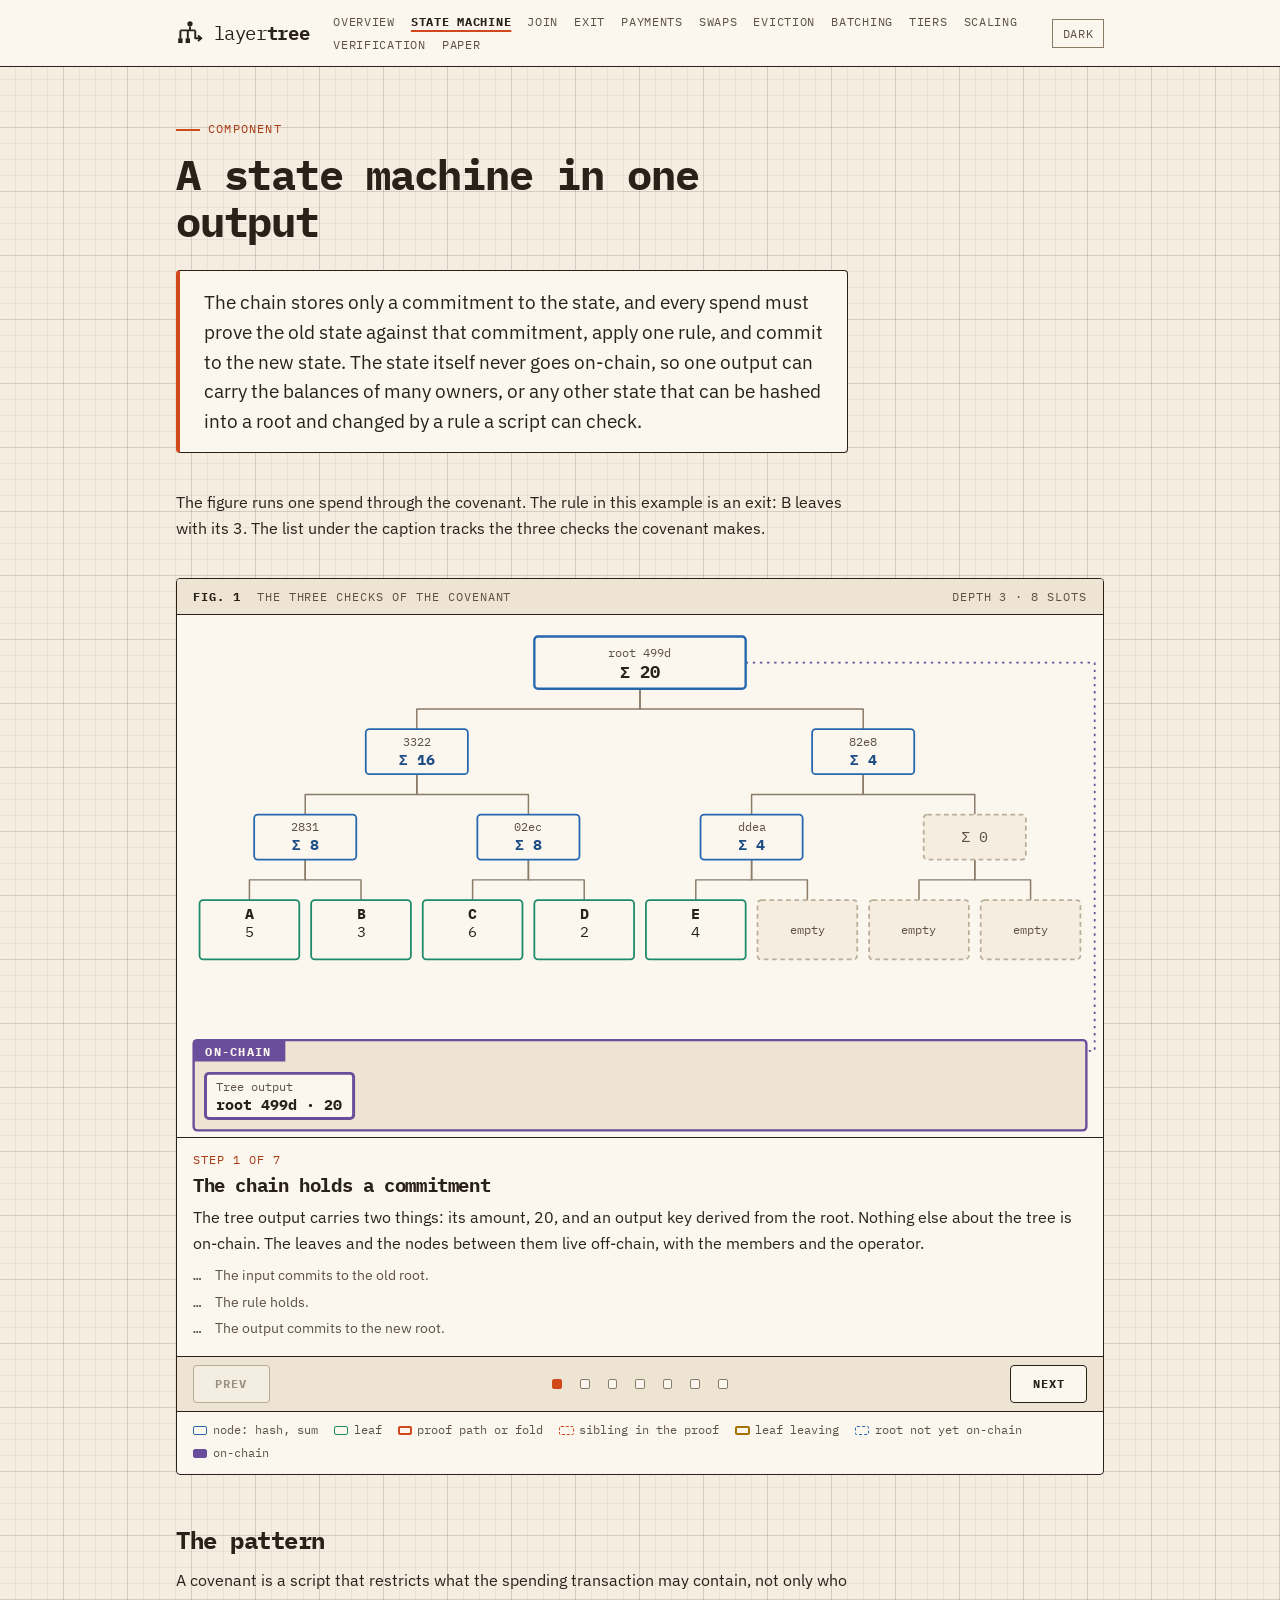
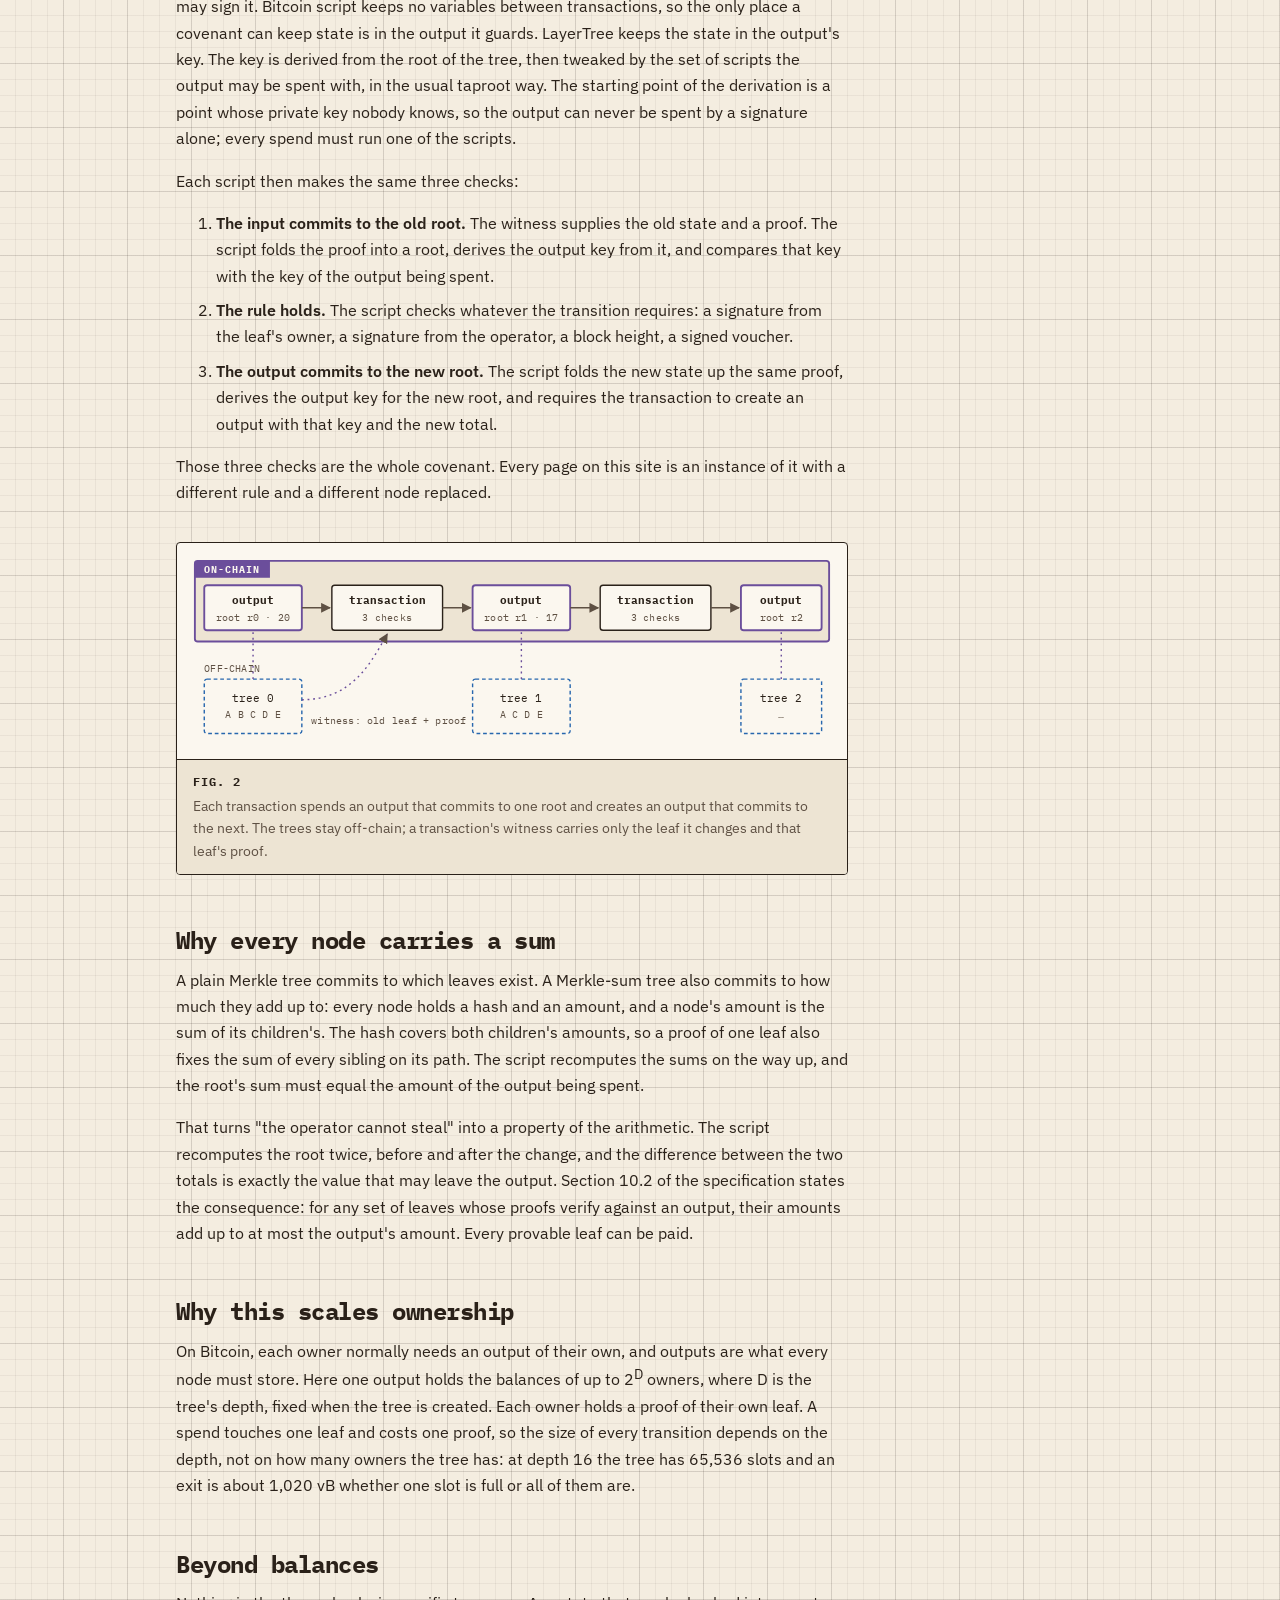
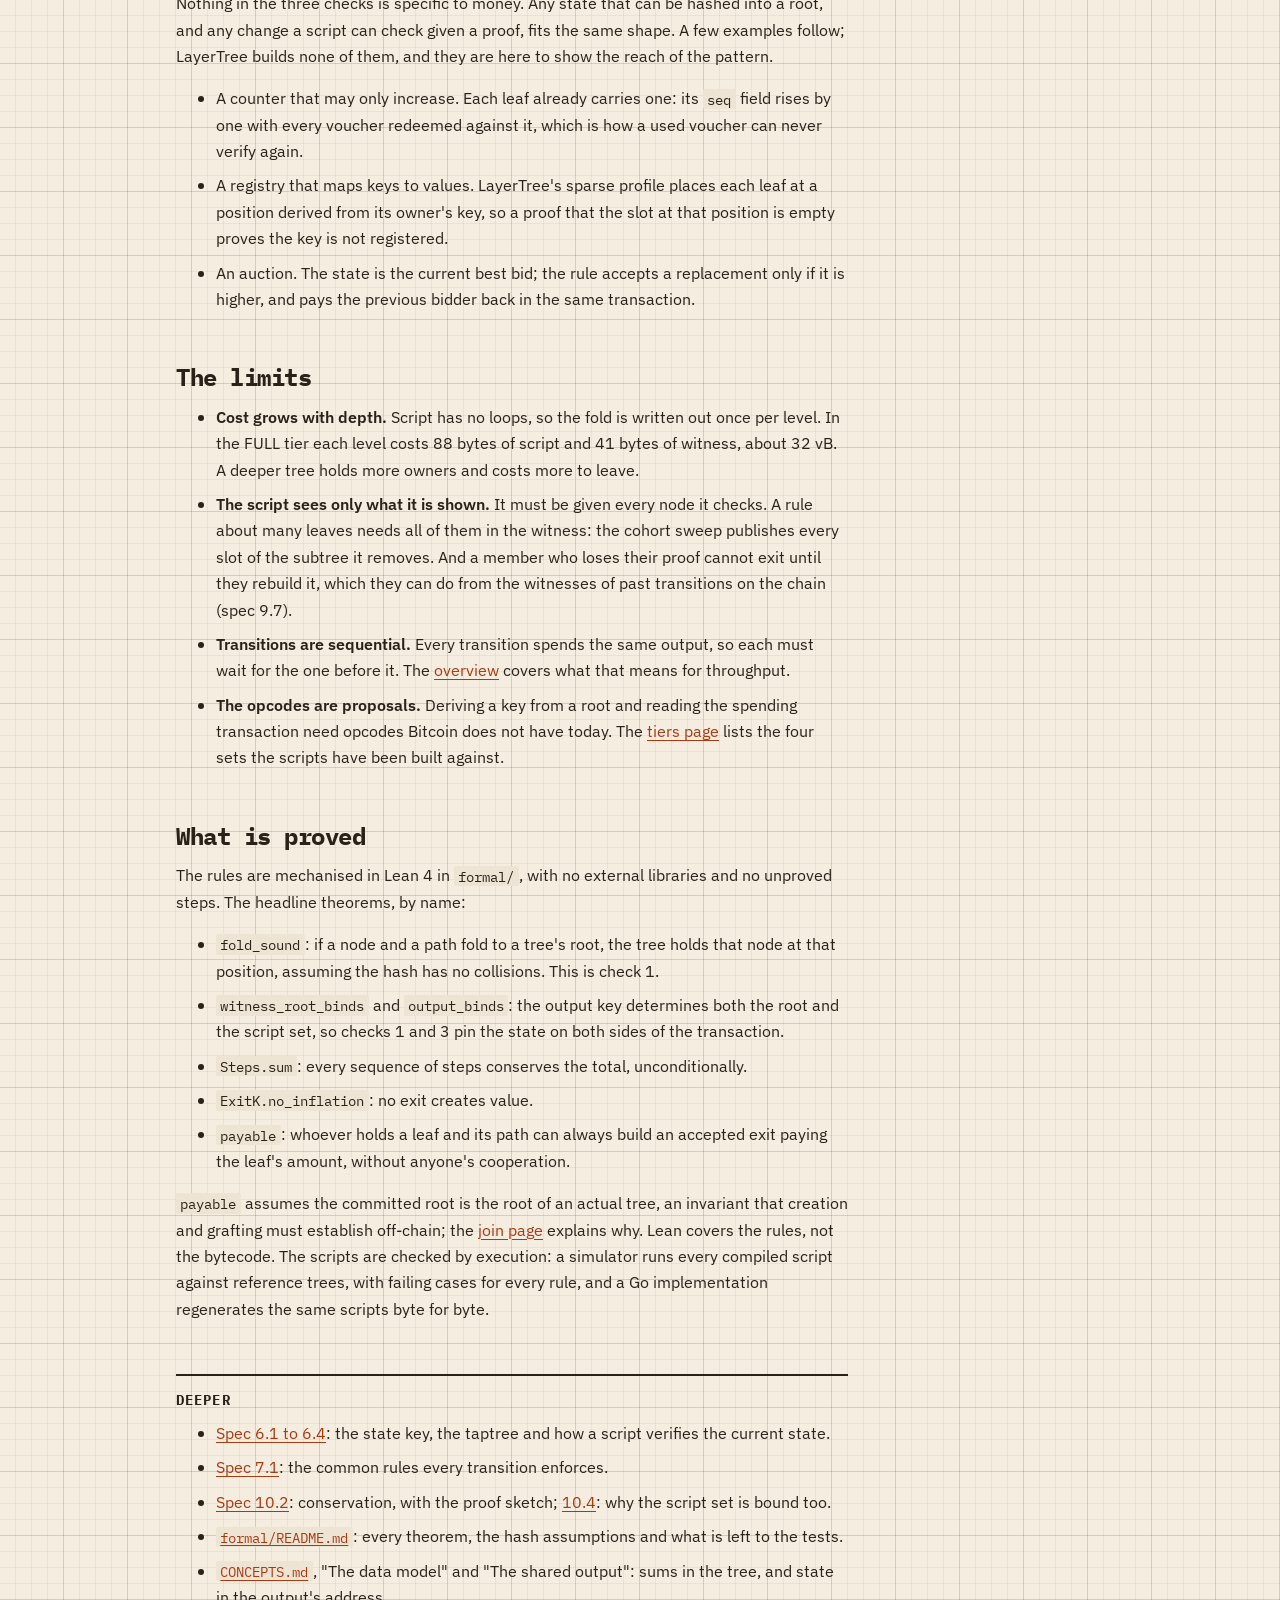
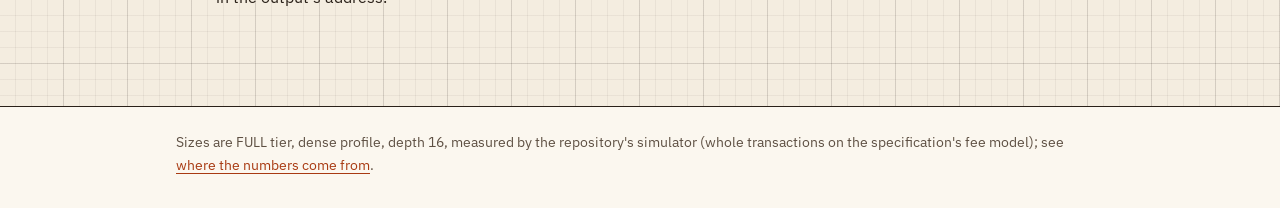
<file: site/components/state-machine.html>
<!doctype html>
<html lang="en">
<head>
<meta charset="utf-8">
<meta name="viewport" content="width=device-width, initial-scale=1">
<link rel="icon" href="../favicon.svg" type="image/svg+xml">
<link rel="icon" href="../favicon.ico" sizes="48x48">
<link rel="apple-touch-icon" href="../apple-touch-icon.png">
<link rel="preconnect" href="https://fonts.googleapis.com">
<link rel="preconnect" href="https://fonts.gstatic.com" crossorigin>
<link rel="stylesheet" href="https://fonts.googleapis.com/css2?family=IBM+Plex+Mono:wght@400;700&amp;family=IBM+Plex+Sans:ital,wght@0,400;0,600;1,400&amp;display=swap">
<title>The state machine</title>
<meta name="description" content="How one Bitcoin output can hold a state machine: the chain stores a root, and every spend proves the old state, applies a rule and commits to the new root.">
<script>try{if(localStorage.getItem("layertree-theme")==="dark")document.documentElement.setAttribute("data-theme","dark")}catch(e){}</script>
<link rel="stylesheet" href="../css/tokens.css">
<link rel="stylesheet" href="../css/site.css">
<script src="../js/theme.js" defer></script>
</head>
<body>
<a class="skip-link" href="#main">Skip to content</a>
<header class="site-header">
  <div class="site-header__inner">
    <a class="site-name" href="../index.html" aria-label="LayerTree, overview"><img class="logo-light" src="../assets/logo-light.svg" alt="" width="28" height="28"><img class="logo-dark" src="../assets/logo-dark.svg" alt="" width="28" height="28"><span>layer<b>tree</b></span></a>
    <nav class="site-nav" aria-label="Pages">
      <ul>
        <li><a href="../index.html">Overview</a></li>
        <li><a href="state-machine.html" aria-current="page">State machine</a></li>
        <li><a href="join.html">Join</a></li>
        <li><a href="exit.html">Exit</a></li>
        <li><a href="payment.html">Payments</a></li>
        <li><a href="swap.html">Swaps</a></li>
        <li><a href="evict.html">Eviction</a></li>
        <li><a href="batching.html">Batching</a></li>
        <li><a href="tiers.html">Tiers</a></li>
        <li><a href="scaling.html">Scaling</a></li>
        <li><a href="verification.html">Verification</a></li>
        <li><a href="../index.html#paper">Paper</a></li>
      </ul>
    </nav>
    <button type="button" class="theme-toggle" aria-pressed="false">Dark</button>
  </div>
</header>

<main id="main">
  <p class="eyebrow">Component</p>
  <h1>A state machine in one output</h1>

  <p class="takeaway">The chain stores only a commitment to the state, and every
  spend must prove the old state against that commitment, apply one rule, and
  commit to the new state. The state itself never goes on-chain, so one output can
  carry the balances of many owners, or any other state that can be hashed into a
  root and changed by a rule a script can check.</p>

  <p>The figure runs one spend through the covenant. The rule in this example is
  an exit: B leaves with its 3. The list under the caption tracks the three
  checks the covenant makes.</p>

  <div class="tree-anim" data-scenario="sm-steps">
    <noscript><p class="ta-noscript">This figure needs JavaScript. The sections below describe the same steps.</p></noscript>
  </div>
  <script type="application/json" id="sm-steps">
  {
    "label": "The three checks of the covenant",
    "depth": 3,
    "committed": true,
    "leaves": [
      {"label": "A", "amount": 5}, {"label": "B", "amount": 3},
      {"label": "C", "amount": 6}, {"label": "D", "amount": 2},
      {"label": "E", "amount": 4}, null, null, null
    ],
    "steps": [
      {
        "title": "The chain holds a commitment",
        "caption": "The tree output carries two things: its amount, 20, and an output key derived from the root. Nothing else about the tree is on-chain. The leaves and the nodes between them live off-chain, with the members and the operator.",
        "ops": [
          {"op": "checks", "items": [
            {"text": "The input commits to the old root.", "state": "pending"},
            {"text": "The rule holds.", "state": "pending"},
            {"text": "The output commits to the new root.", "state": "pending"}
          ]}
        ]
      },
      {
        "title": "The witness brings the old state and a proof",
        "caption": "B's transaction spends the tree output. Its witness, the data supplied alongside a spend, holds B's leaf, the sibling node at each of the three levels above it, the root it claims, and B's signature.",
        "ops": [
          {"op": "path", "pos": 1},
          {"op": "badge", "pos": 1, "text": "B signs", "kind": "sig"},
          {"op": "checks", "items": [
            {"text": "The input commits to the old root.", "state": "pending"},
            {"text": "The rule holds.", "state": "pending"},
            {"text": "The output commits to the new root.", "state": "pending"}
          ]}
        ]
      },
      {
        "title": "Check 1: the input commits to the old root",
        "caption": "The script hashes B's leaf with each sibling in turn, adding the sums as it goes, and reaches a root. It derives an output key from that root and compares it with the key of the output being spent. They match, so B's leaf is in the committed tree with amount 3.",
        "ops": [
          {"op": "path", "pos": 1},
          {"op": "checks", "items": [
            {"text": "The input commits to the old root.", "state": "ok"},
            {"text": "The rule holds.", "state": "pending"},
            {"text": "The output commits to the new root.", "state": "pending"}
          ]}
        ]
      },
      {
        "title": "A false proof fails check 1",
        "caption": "Suppose B's witness claimed 9 instead of 3. Every node on the path would hash to a different value, the computed root would differ from the committed one, and so would the derived key. The script stops here and the transaction is invalid.",
        "ops": [
          {"op": "mark", "kind": "bad", "nodes": [[0, 1], [1, 0], [2, 0], [3, 0]]},
          {"op": "badge", "pos": 1, "text": "claims 9", "kind": "bad"},
          {"op": "checks", "items": [
            {"text": "The input commits to the old root: the computed root differs.", "state": "fail"},
            {"text": "The rule holds.", "state": "pending"},
            {"text": "The output commits to the new root.", "state": "pending"}
          ]}
        ]
      },
      {
        "title": "Check 2: the rule holds",
        "caption": "For an exit the rule is that the leaf's owner key signed this transaction, and that the transaction pays the leaf's exit key no more than the leaf's amount. B's signature verifies. A join, an eviction or a voucher would check a different rule at this point.",
        "ops": [
          {"op": "path", "pos": 1},
          {"op": "badge", "pos": 1, "text": "B signs", "kind": "sig"},
          {"op": "checks", "items": [
            {"text": "The input commits to the old root.", "state": "ok"},
            {"text": "The rule holds: B signed, and B is paid at most 3.", "state": "ok"},
            {"text": "The output commits to the new root.", "state": "pending"}
          ]}
        ]
      },
      {
        "title": "Fold the new state",
        "caption": "The script puts the new node in place of the old one, here an empty slot, and folds it up the same siblings. The siblings have not changed, so the proof of the old state also serves for the new one. The new root's total is 17.",
        "ops": [
          {"op": "leaf", "pos": 1, "leaf": null},
          {"op": "fold", "pos": 1},
          {"op": "checks", "items": [
            {"text": "The input commits to the old root.", "state": "ok"},
            {"text": "The rule holds.", "state": "ok"},
            {"text": "The output commits to the new root.", "state": "pending"}
          ]}
        ]
      },
      {
        "title": "Check 3: the output commits to the new root",
        "caption": "The script derives the output key for the new root and requires output 0 of the transaction to have that key and an amount of exactly 17. The tree output now commits to a tree without B, and B's 3 leaves in its own output.",
        "ops": [
          {"op": "chip", "id": "payB", "kind": "payout", "label": "Payout to B", "amount": 3},
          {"op": "commit"},
          {"op": "checks", "items": [
            {"text": "The input commits to the old root.", "state": "ok"},
            {"text": "The rule holds.", "state": "ok"},
            {"text": "The output commits to the new root, with amount 17.", "state": "ok"}
          ]}
        ]
      }
    ]
  }
  </script>

  <h2 id="pattern">The pattern</h2>
  <p>A covenant is a script that restricts what the spending transaction may
  contain, not only who may sign it. Bitcoin script keeps no variables between
  transactions, so the only place a covenant can keep state is in the output it
  guards. LayerTree keeps the state in the output's key. The key is derived from
  the root of the tree, then tweaked by the set of scripts the output may be spent
  with, in the usual taproot way. The starting point of the derivation is a point
  whose private key nobody knows, so the output can never be spent by a signature
  alone; every spend must run one of the scripts.</p>
  <p>Each script then makes the same three checks:</p>
  <ol>
    <li><strong>The input commits to the old root.</strong> The witness supplies
    the old state and a proof. The script folds the proof into a root, derives the
    output key from it, and compares that key with the key of the output being
    spent.</li>
    <li><strong>The rule holds.</strong> The script checks whatever the transition
    requires: a signature from the leaf's owner, a signature from the operator, a
    block height, a signed voucher.</li>
    <li><strong>The output commits to the new root.</strong> The script folds the
    new state up the same proof, derives the output key for the new root, and
    requires the transaction to create an output with that key and the new
    total.</li>
  </ol>
  <p>Those three checks are the whole covenant. Every page on this site is an
  instance of it with a different rule and a different node replaced.</p>

  <figure>
    <svg class="diagram" viewBox="0 0 680 196" role="img"
      aria-label="Each transaction spends the tree output that commits to one root and creates a tree output that commits to the next. The trees themselves stay off-chain; only roots and amounts appear on-chain.">
      <defs>
        <marker id="sm-arrow" viewBox="0 0 10 10" refX="9" refY="5" markerWidth="7" markerHeight="7" orient="auto-start-reverse">
          <path d="M0,0 L10,5 L0,10 z" class="d-head"/>
        </marker>
      </defs>
      <rect class="d-chain" x="2" y="2" width="676" height="86" rx="3"/>
      <rect class="d-tab" x="2" y="2" width="80" height="18"/>
      <text class="d-tab-t" x="12" y="15">ON-CHAIN</text>
      <rect class="d-tree" x="12" y="28" width="104" height="48" rx="3"/>
      <text class="d-b" x="64" y="48" text-anchor="middle">output</text>
      <text class="d-sm" x="64" y="66" text-anchor="middle">root r0 · 20</text>
      <rect class="d-tx" x="148" y="28" width="118" height="48" rx="3"/>
      <text class="d-b" x="207" y="48" text-anchor="middle">transaction</text>
      <text class="d-sm" x="207" y="66" text-anchor="middle">3 checks</text>
      <rect class="d-tree" x="298" y="28" width="104" height="48" rx="3"/>
      <text class="d-b" x="350" y="48" text-anchor="middle">output</text>
      <text class="d-sm" x="350" y="66" text-anchor="middle">root r1 · 17</text>
      <rect class="d-tx" x="434" y="28" width="118" height="48" rx="3"/>
      <text class="d-b" x="493" y="48" text-anchor="middle">transaction</text>
      <text class="d-sm" x="493" y="66" text-anchor="middle">3 checks</text>
      <rect class="d-tree" x="584" y="28" width="86" height="48" rx="3"/>
      <text class="d-b" x="627" y="48" text-anchor="middle">output</text>
      <text class="d-sm" x="627" y="66" text-anchor="middle">root r2</text>
      <line class="d-line" x1="116" y1="52" x2="146" y2="52" marker-end="url(#sm-arrow)"/>
      <line class="d-line" x1="266" y1="52" x2="296" y2="52" marker-end="url(#sm-arrow)"/>
      <line class="d-line" x1="402" y1="52" x2="432" y2="52" marker-end="url(#sm-arrow)"/>
      <line class="d-line" x1="552" y1="52" x2="582" y2="52" marker-end="url(#sm-arrow)"/>
      <text class="d-sm" x="12" y="120">OFF-CHAIN</text>
      <rect class="d-off" x="12" y="128" width="104" height="58" rx="3"/>
      <text x="64" y="152" text-anchor="middle">tree 0</text>
      <text class="d-sm" x="64" y="170" text-anchor="middle">A B C D E</text>
      <rect class="d-off" x="298" y="128" width="104" height="58" rx="3"/>
      <text x="350" y="152" text-anchor="middle">tree 1</text>
      <text class="d-sm" x="350" y="170" text-anchor="middle">A C D E</text>
      <rect class="d-off" x="584" y="128" width="86" height="58" rx="3"/>
      <text x="627" y="152" text-anchor="middle">tree 2</text>
      <text class="d-sm" x="627" y="170" text-anchor="middle">…</text>
      <line class="d-dash" x1="64" y1="128" x2="64" y2="78"/>
      <line class="d-dash" x1="350" y1="128" x2="350" y2="78"/>
      <line class="d-dash" x1="627" y1="128" x2="627" y2="78"/>
      <path class="d-dash" d="M116,150 C170,150 190,110 207,80" marker-end="url(#sm-arrow)"/>
      <text class="d-sm" x="126" y="176">witness: old leaf + proof</text>
    </svg>
    <figcaption>Each transaction spends an output that commits to one root and
    creates an output that commits to the next. The trees stay off-chain; a
    transaction's witness carries only the leaf it changes and that leaf's
    proof.</figcaption>
  </figure>

  <h2 id="sums">Why every node carries a sum</h2>
  <p>A plain Merkle tree commits to which leaves exist. A Merkle-sum tree also
  commits to how much they add up to: every node holds a hash and an amount, and
  a node's amount is the sum of its children's. The hash covers both children's
  amounts, so a proof of one leaf also fixes the sum of every sibling on its
  path. The script recomputes the sums on the way up, and the root's sum must
  equal the amount of the output being spent.</p>
  <p>That turns "the operator cannot steal" into a property of the arithmetic.
  The script recomputes the root twice, before and after the change, and the
  difference between the two totals is exactly the value that may leave the
  output. Section 10.2 of the specification states the consequence: for any set
  of leaves whose proofs verify against an output, their amounts add up to at
  most the output's amount. Every provable leaf can be paid.</p>

  <h2 id="scaling">Why this scales ownership</h2>
  <p>On Bitcoin, each owner normally needs an output of their own, and outputs
  are what every node must store. Here one output holds the balances of up to
  2<sup>D</sup> owners, where D is the tree's depth, fixed when the tree is
  created. Each owner holds a proof of their own leaf. A spend touches one
  leaf and costs one proof, so the size of every transition depends on the
  depth, not on how many owners the tree has: at depth 16 the tree has 65,536
  slots and an exit is about 1,020 vB whether one slot is full or all of them
  are.</p>

  <h2 id="beyond">Beyond balances</h2>
  <p>Nothing in the three checks is specific to money. Any state that can be
  hashed into a root, and any change a script can check given a proof, fits the
  same shape. A few examples follow; LayerTree builds none of them, and they are
  here to show the reach of the pattern.</p>
  <ul>
    <li>A counter that may only increase. Each leaf already carries one: its
    <code>seq</code> field rises by one with every voucher redeemed against it,
    which is how a used voucher can never verify again.</li>
    <li>A registry that maps keys to values. LayerTree's sparse profile places
    each leaf at a position derived from its owner's key, so a proof that the
    slot at that position is empty proves the key is not registered.</li>
    <li>An auction. The state is the current best bid; the rule accepts a
    replacement only if it is higher, and pays the previous bidder back in the
    same transaction.</li>
  </ul>

  <h2 id="limits">The limits</h2>
  <ul>
    <li><strong>Cost grows with depth.</strong> Script has no loops, so the fold is
    written out once per level. In the FULL tier each level costs 88 bytes of
    script and 41 bytes of witness, about 32 vB. A deeper tree holds more owners
    and costs more to leave.</li>
    <li><strong>The script sees only what it is shown.</strong> It must be given
    every node it checks. A rule about many leaves needs all of them in the
    witness: the cohort sweep publishes every slot of the subtree it removes. And
    a member who loses their proof cannot exit until they rebuild it, which they
    can do from the witnesses of past transitions on the chain (spec 9.7).</li>
    <li><strong>Transitions are sequential.</strong> Every transition spends the
    same output, so each must wait for the one before it. The
    <a href="../index.html#limits">overview</a> covers what that means for
    throughput.</li>
    <li><strong>The opcodes are proposals.</strong> Deriving a key from a root and
    reading the spending transaction need opcodes Bitcoin does not have today.
    The <a href="tiers.html">tiers page</a> lists the four sets the scripts have
    been built against.</li>
  </ul>

  <h2 id="proved">What is proved</h2>
  <p>The rules are mechanised in Lean 4 in <code>formal/</code>, with no external
  libraries and no unproved steps. The headline theorems, by name:</p>
  <ul>
    <li><code>fold_sound</code>: if a node and a path fold to a tree's root, the
    tree holds that node at that position, assuming the hash has no collisions.
    This is check 1.</li>
    <li><code>witness_root_binds</code> and <code>output_binds</code>: the output
    key determines both the root and the script set, so checks 1 and 3 pin the
    state on both sides of the transaction.</li>
    <li><code>Steps.sum</code>: every sequence of steps conserves the total,
    unconditionally.</li>
    <li><code>ExitK.no_inflation</code>: no exit creates value.</li>
    <li><code>payable</code>: whoever holds a leaf and its path can always build
    an accepted exit paying the leaf's amount, without anyone's cooperation.</li>
  </ul>
  <p><code>payable</code> assumes the committed root is the root of an actual
  tree, an invariant that creation and grafting must establish off-chain; the
  <a href="join.html">join page</a> explains why. Lean covers the rules, not the
  bytecode. The scripts are checked by execution: a simulator runs every compiled
  script against reference trees, with failing cases for every rule, and a Go
  implementation regenerates the same scripts byte for byte.</p>

  <section class="deeper" aria-labelledby="deeper">
    <h2 id="deeper">Deeper</h2>
    <ul>
      <li><a href="../../spec/layertree.md#6-the-tree-output">Spec 6.1 to 6.4</a>: the state key, the taptree and how a script verifies the current state.</li>
      <li><a href="../../spec/layertree.md#71-common-rules">Spec 7.1</a>: the common rules every transition enforces.</li>
      <li><a href="../../spec/layertree.md#102-conservation">Spec 10.2</a>: conservation, with the proof sketch; <a href="../../spec/layertree.md#104-binding-the-taptree">10.4</a>: why the script set is bound too.</li>
      <li><a href="../../formal/README.md"><code>formal/README.md</code></a>: every theorem, the hash assumptions and what is left to the tests.</li>
      <li><a href="../../CONCEPTS.md"><code>CONCEPTS.md</code></a>, "The data model" and "The shared output": sums in the tree, and state in the output's address.</li>
    </ul>
  </section>
</main>

<footer class="site-footer">
  <div class="site-footer__inner">
    <p>Sizes are FULL tier, dense profile, depth 16, measured by the repository's simulator (whole transactions on the specification's fee model); see <a href="../index.html#numbers">where the numbers come from</a>.</p>
  </div>
</footer>
<script src="../js/tree-anim.js"></script>
</body>
</html>
</file>
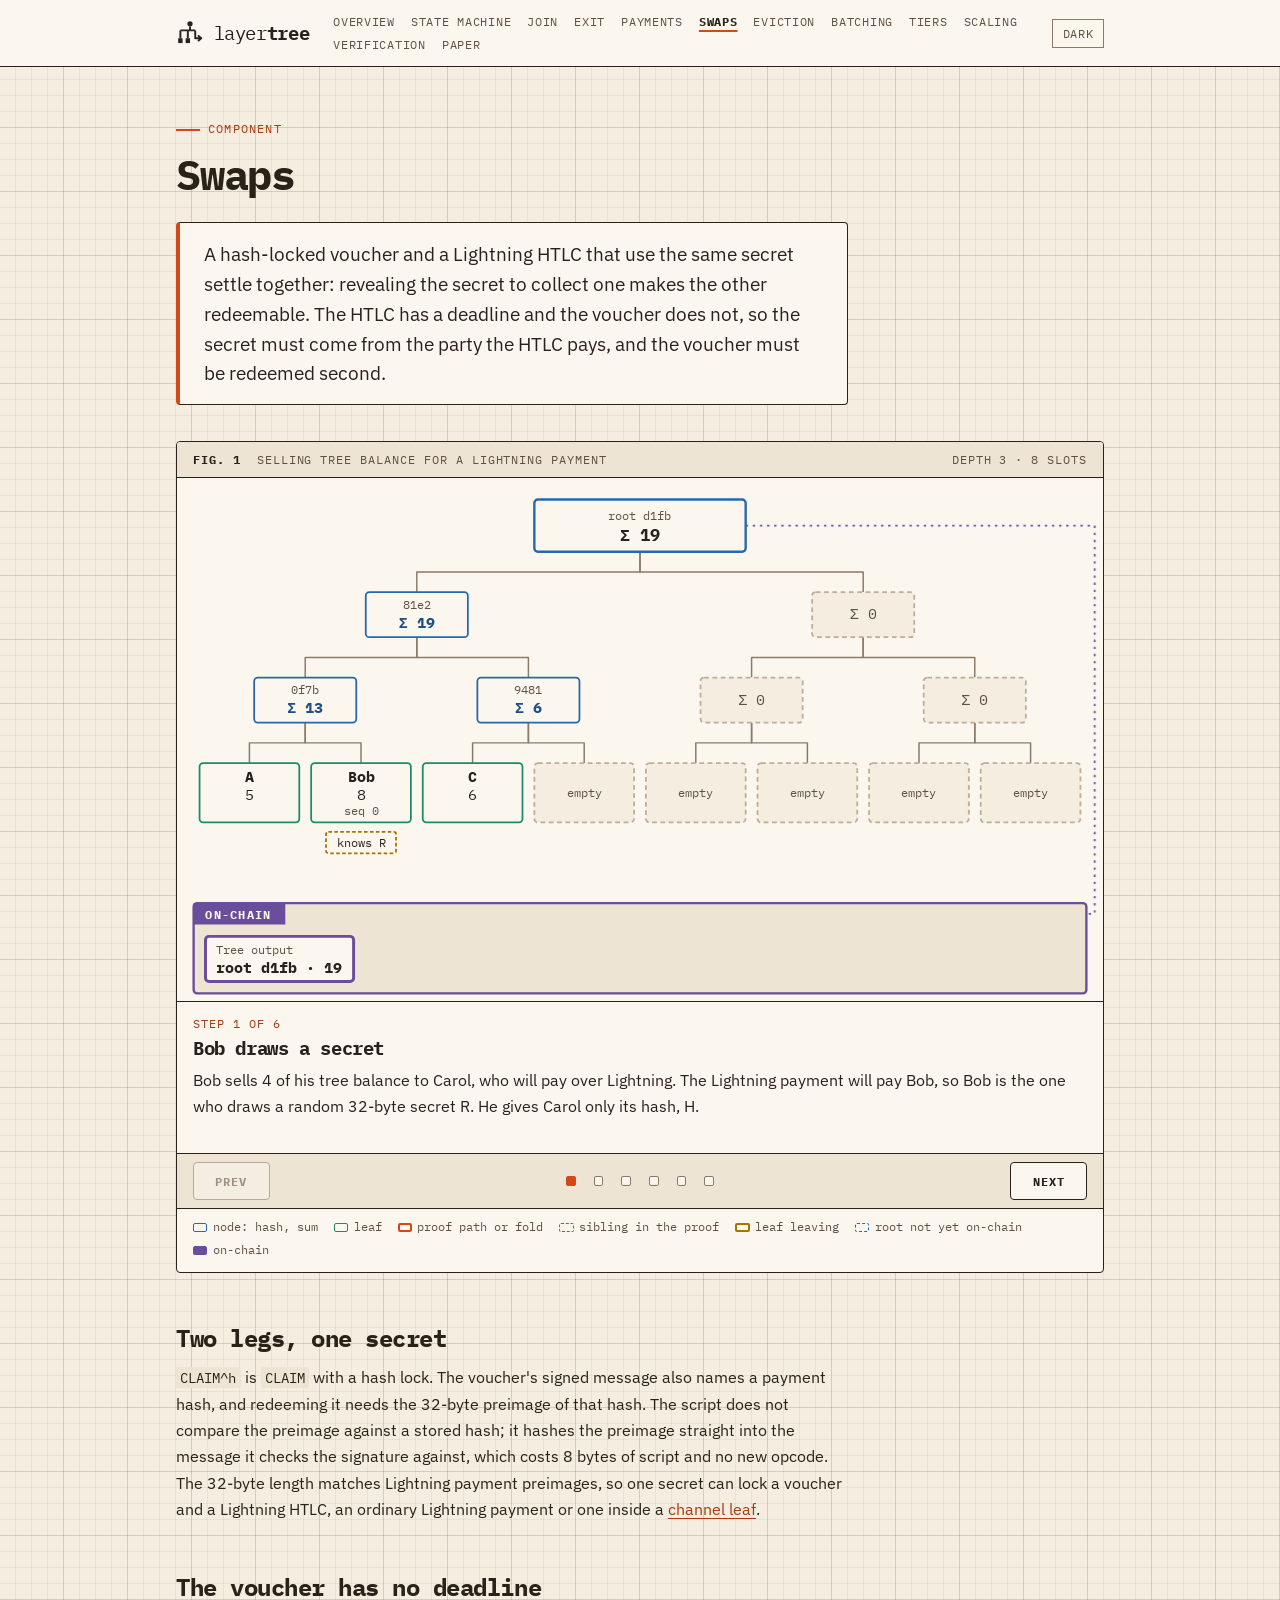
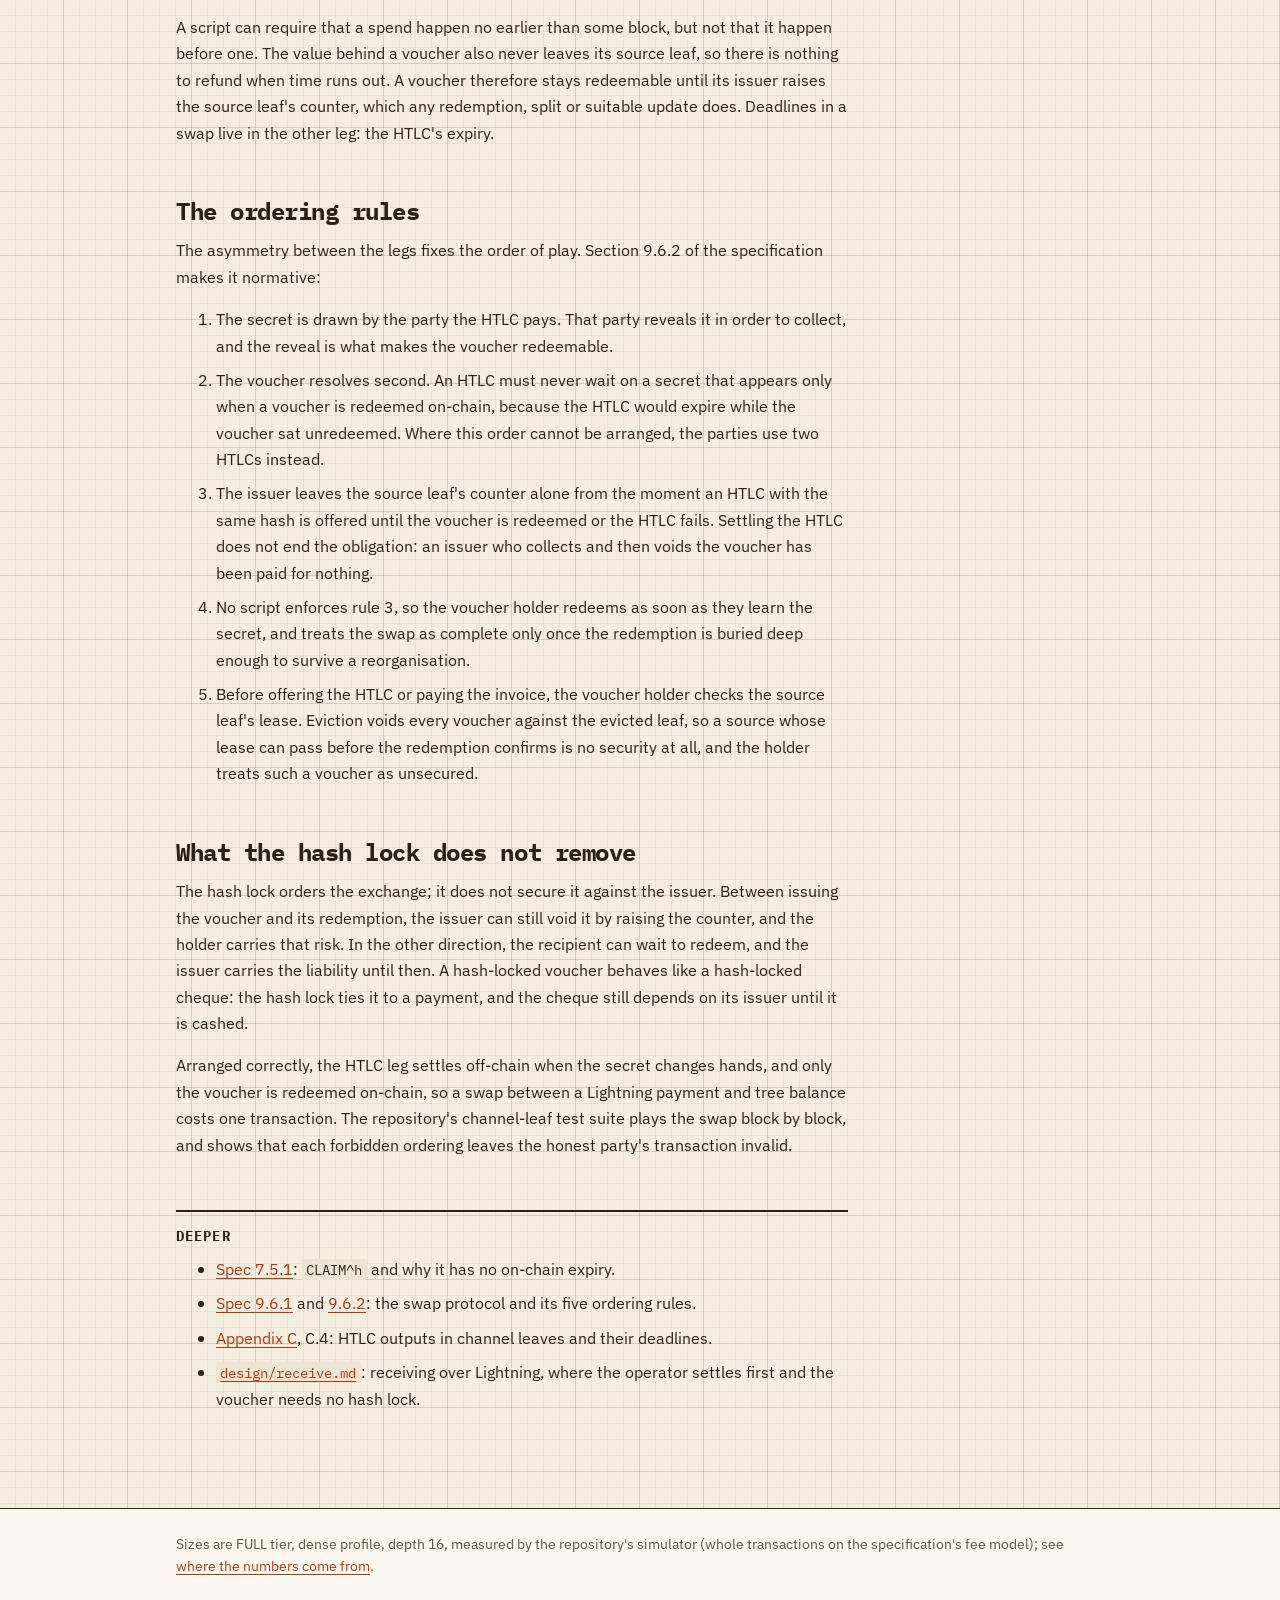
<file: site/components/swap.html>
<!doctype html>
<html lang="en">
<head>
<meta charset="utf-8">
<meta name="viewport" content="width=device-width, initial-scale=1">
<link rel="icon" href="../favicon.svg" type="image/svg+xml">
<link rel="icon" href="../favicon.ico" sizes="48x48">
<link rel="apple-touch-icon" href="../apple-touch-icon.png">
<link rel="preconnect" href="https://fonts.googleapis.com">
<link rel="preconnect" href="https://fonts.gstatic.com" crossorigin>
<link rel="stylesheet" href="https://fonts.googleapis.com/css2?family=IBM+Plex+Mono:wght@400;700&amp;family=IBM+Plex+Sans:ital,wght@0,400;0,600;1,400&amp;display=swap">
<title>Swaps with one secret</title>
<meta name="description" content="How a hash-locked LayerTree voucher and a Lightning HTLC share one preimage, and why the voucher must resolve second.">
<script>try{if(localStorage.getItem("layertree-theme")==="dark")document.documentElement.setAttribute("data-theme","dark")}catch(e){}</script>
<link rel="stylesheet" href="../css/tokens.css">
<link rel="stylesheet" href="../css/site.css">
<script src="../js/theme.js" defer></script>
</head>
<body>
<a class="skip-link" href="#main">Skip to content</a>
<header class="site-header">
  <div class="site-header__inner">
    <a class="site-name" href="../index.html" aria-label="LayerTree, overview"><img class="logo-light" src="../assets/logo-light.svg" alt="" width="28" height="28"><img class="logo-dark" src="../assets/logo-dark.svg" alt="" width="28" height="28"><span>layer<b>tree</b></span></a>
    <nav class="site-nav" aria-label="Pages">
      <ul>
        <li><a href="../index.html">Overview</a></li>
        <li><a href="state-machine.html">State machine</a></li>
        <li><a href="join.html">Join</a></li>
        <li><a href="exit.html">Exit</a></li>
        <li><a href="payment.html">Payments</a></li>
        <li><a href="swap.html" aria-current="page">Swaps</a></li>
        <li><a href="evict.html">Eviction</a></li>
        <li><a href="batching.html">Batching</a></li>
        <li><a href="tiers.html">Tiers</a></li>
        <li><a href="scaling.html">Scaling</a></li>
        <li><a href="verification.html">Verification</a></li>
        <li><a href="../index.html#paper">Paper</a></li>
      </ul>
    </nav>
    <button type="button" class="theme-toggle" aria-pressed="false">Dark</button>
  </div>
</header>

<main id="main">
  <p class="eyebrow">Component</p>
  <h1>Swaps</h1>

  <p class="takeaway">A hash-locked voucher and a Lightning HTLC that use the same
  secret settle together: revealing the secret to collect one makes the other
  redeemable. The HTLC has a deadline and the voucher does not, so the secret must
  come from the party the HTLC pays, and the voucher must be redeemed second.</p>

  <div class="tree-anim" data-scenario="swap-steps">
    <noscript><p class="ta-noscript">This figure needs JavaScript. The sections below describe the same steps.</p></noscript>
  </div>
  <script type="application/json" id="swap-steps">
  {
    "label": "Selling tree balance for a Lightning payment",
    "depth": 3,
    "committed": true,
    "leaves": [
      {"label": "A", "amount": 5}, {"label": "Bob", "amount": 8, "note": "seq 0"},
      {"label": "C", "amount": 6}, null, null, null, null, null
    ],
    "steps": [
      {
        "title": "Bob draws a secret",
        "caption": "Bob sells 4 of his tree balance to Carol, who will pay over Lightning. The Lightning payment will pay Bob, so Bob is the one who draws a random 32-byte secret R. He gives Carol only its hash, H.",
        "ops": [
          {"op": "badge", "pos": 1, "text": "knows R", "kind": "hash"}
        ]
      },
      {
        "title": "Bob signs a hash-locked voucher",
        "caption": "The voucher names Bob's leaf, a new leaf giving Carol 4, and the hash H. Redeeming it needs R. The script hashes the supplied secret into the message it checks Bob's signature against, so a wrong secret makes the signature invalid.",
        "ops": [
          {"op": "badge", "pos": 1, "text": "voucher locked to H", "kind": "voucher"}
        ]
      },
      {
        "title": "Carol offers an HTLC",
        "caption": "Carol pays Bob 4 over Lightning with an HTLC locked to H: Bob can collect it by revealing R before a deadline block, and after that Carol gets her money back. From now on Bob must not touch his leaf's counter, which would void the voucher, until Carol redeems it or the HTLC fails.",
        "ops": [
          {"op": "badge", "pos": 1, "text": "HTLC offered, locked to H", "kind": "hash"}
        ]
      },
      {
        "title": "Bob collects by revealing R",
        "caption": "Bob settles the HTLC off-chain by giving R to Carol's side of the payment. Bob is paid, and Carol now holds R. Nothing has touched the chain yet.",
        "ops": [
          {"op": "badge", "pos": 1, "text": "reveals R", "kind": "hash"}
        ]
      },
      {
        "title": "Carol redeems the voucher",
        "caption": "Carol's transaction supplies R and the voucher. It shrinks Bob's leaf by 4, raising its counter, and places Carol's new leaf in an empty slot, with the total unchanged. The whole swap costs this one transaction, about 1,666 vB at depth 16.",
        "ops": [
          {"op": "path", "pos": 1},
          {"op": "path", "pos": 3},
          {"op": "leaf", "pos": 1, "leaf": {"label": "Bob", "amount": 4, "note": "seq 1"}},
          {"op": "leaf", "pos": 3, "leaf": {"label": "Carol", "amount": 4}},
          {"op": "fold", "pos": 1},
          {"op": "fold", "pos": 3},
          {"op": "badge", "pos": 3, "text": "supplies R", "kind": "hash"},
          {"op": "commit"}
        ]
      },
      {
        "title": "Why this order",
        "caption": "If Carol had drawn the secret, she could let the HTLC run past its deadline, take her refund, and redeem the voucher afterwards, since the voucher never expires. Drawing the secret on the side the HTLC pays, and redeeming the voucher last, removes that option.",
        "ops": [
          {"op": "checks", "items": [
            {"text": "The secret comes from the party the HTLC pays: Bob.", "state": "ok"},
            {"text": "The voucher is the second leg to resolve.", "state": "ok"},
            {"text": "Bob left his leaf's counter alone until the voucher was redeemed.", "state": "ok"}
          ]}
        ]
      }
    ]
  }
  </script>

  <h2 id="one-secret">Two legs, one secret</h2>
  <p><code>CLAIM^h</code> is <code>CLAIM</code> with a hash lock. The voucher's
  signed message also names a payment hash, and redeeming it needs the 32-byte
  preimage of that hash. The script does not compare the preimage against a
  stored hash; it hashes the preimage straight into the message it checks the
  signature against, which costs 8 bytes of script and no new opcode. The 32-byte
  length matches Lightning payment preimages, so one secret can lock a voucher and
  a Lightning HTLC, an ordinary Lightning payment or one inside a
  <a href="payment.html#channels">channel leaf</a>.</p>

  <h2 id="no-deadline">The voucher has no deadline</h2>
  <p>A script can require that a spend happen no earlier than some block, but not
  that it happen before one. The value behind a voucher also never leaves its
  source leaf, so there is nothing to refund when time runs out. A voucher
  therefore stays redeemable until its issuer raises the source leaf's counter,
  which any redemption, split or suitable update does. Deadlines in a swap live in
  the other leg: the HTLC's expiry.</p>

  <h2 id="rules">The ordering rules</h2>
  <p>The asymmetry between the legs fixes the order of play. Section 9.6.2 of the
  specification makes it normative:</p>
  <ol>
    <li>The secret is drawn by the party the HTLC pays. That party reveals it in
    order to collect, and the reveal is what makes the voucher redeemable.</li>
    <li>The voucher resolves second. An HTLC must never wait on a secret that
    appears only when a voucher is redeemed on-chain, because the HTLC would
    expire while the voucher sat unredeemed. Where this order cannot be arranged,
    the parties use two HTLCs instead.</li>
    <li>The issuer leaves the source leaf's counter alone from the moment an HTLC
    with the same hash is offered until the voucher is redeemed or the HTLC fails.
    Settling the HTLC does not end the obligation: an issuer who collects and then
    voids the voucher has been paid for nothing.</li>
    <li>No script enforces rule 3, so the voucher holder redeems as soon as they
    learn the secret, and treats the swap as complete only once the redemption is
    buried deep enough to survive a reorganisation.</li>
    <li>Before offering the HTLC or paying the invoice, the voucher holder checks
    the source leaf's lease. Eviction voids every voucher against the evicted
    leaf, so a source whose lease can pass before the redemption confirms is no
    security at all, and the holder treats such a voucher as unsecured.</li>
  </ol>

  <h2 id="residual">What the hash lock does not remove</h2>
  <p>The hash lock orders the exchange; it does not secure it against the issuer.
  Between issuing the voucher and its redemption, the issuer can still void it by
  raising the counter, and the holder carries that risk. In the other direction,
  the recipient can wait to redeem, and the issuer carries the liability until
  then. A hash-locked voucher behaves like a hash-locked cheque: the hash lock
  ties it to a payment, and the cheque still depends on its issuer until it is
  cashed.</p>
  <p>Arranged correctly, the HTLC leg settles off-chain when the secret changes
  hands, and only the voucher is redeemed on-chain, so a swap between a Lightning
  payment and tree balance costs one transaction. The repository's channel-leaf
  test suite plays the swap block by block, and shows that each forbidden
  ordering leaves the honest party's transaction invalid.</p>

  <section class="deeper" aria-labelledby="deeper">
    <h2 id="deeper">Deeper</h2>
    <ul>
      <li><a href="../../spec/layertree.md#751-claimh-hash-locked-voucher">Spec 7.5.1</a>: <code>CLAIM^h</code> and why it has no on-chain expiry.</li>
      <li><a href="../../spec/layertree.md#961-hash-locked-vouchers-and-swaps">Spec 9.6.1</a> and <a href="../../spec/layertree.md#962-swaps-against-a-channel-leaf-htlc">9.6.2</a>: the swap protocol and its five ordering rules.</li>
      <li><a href="../../spec/channel-leaves.md">Appendix C</a>, C.4: HTLC outputs in channel leaves and their deadlines.</li>
      <li><a href="../../design/receive.md"><code>design/receive.md</code></a>: receiving over Lightning, where the operator settles first and the voucher needs no hash lock.</li>
    </ul>
  </section>
</main>

<footer class="site-footer">
  <div class="site-footer__inner">
    <p>Sizes are FULL tier, dense profile, depth 16, measured by the repository's simulator (whole transactions on the specification's fee model); see <a href="../index.html#numbers">where the numbers come from</a>.</p>
  </div>
</footer>
<script src="../js/tree-anim.js"></script>
</body>
</html>
</file>
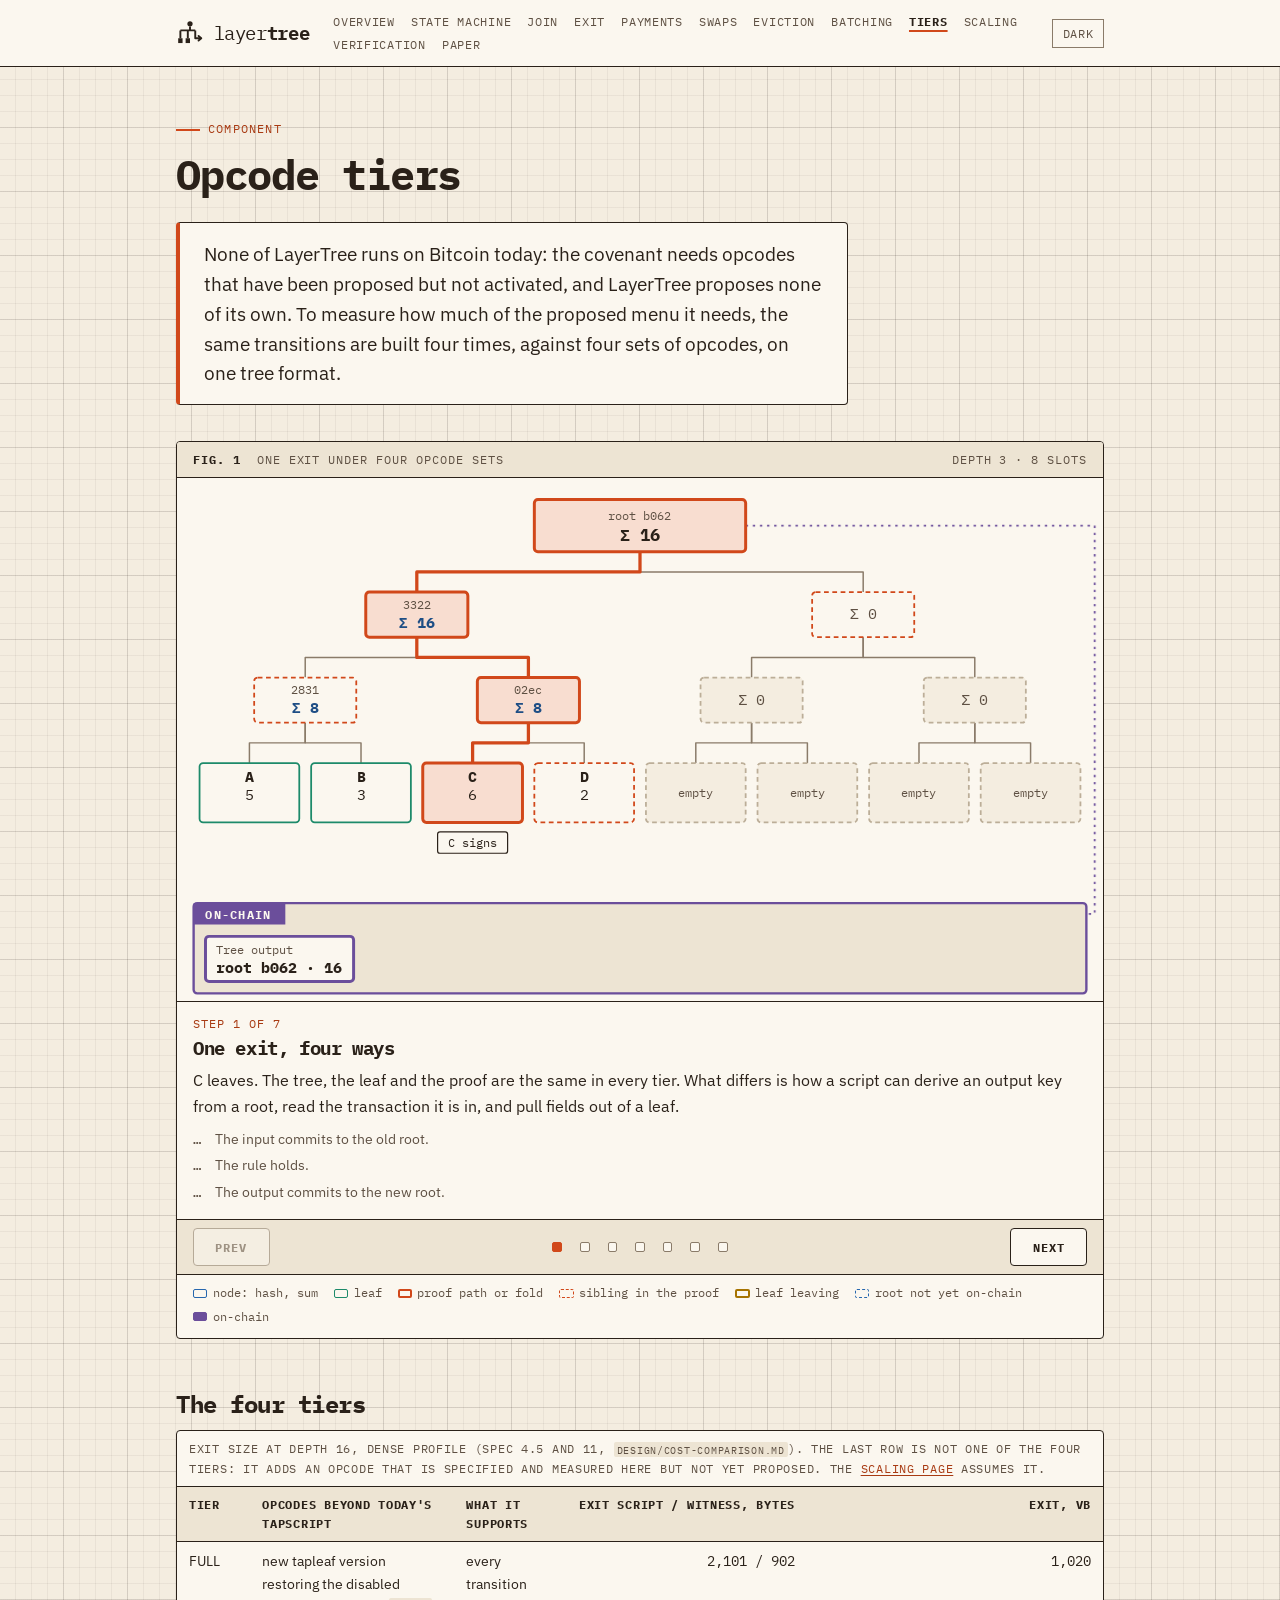
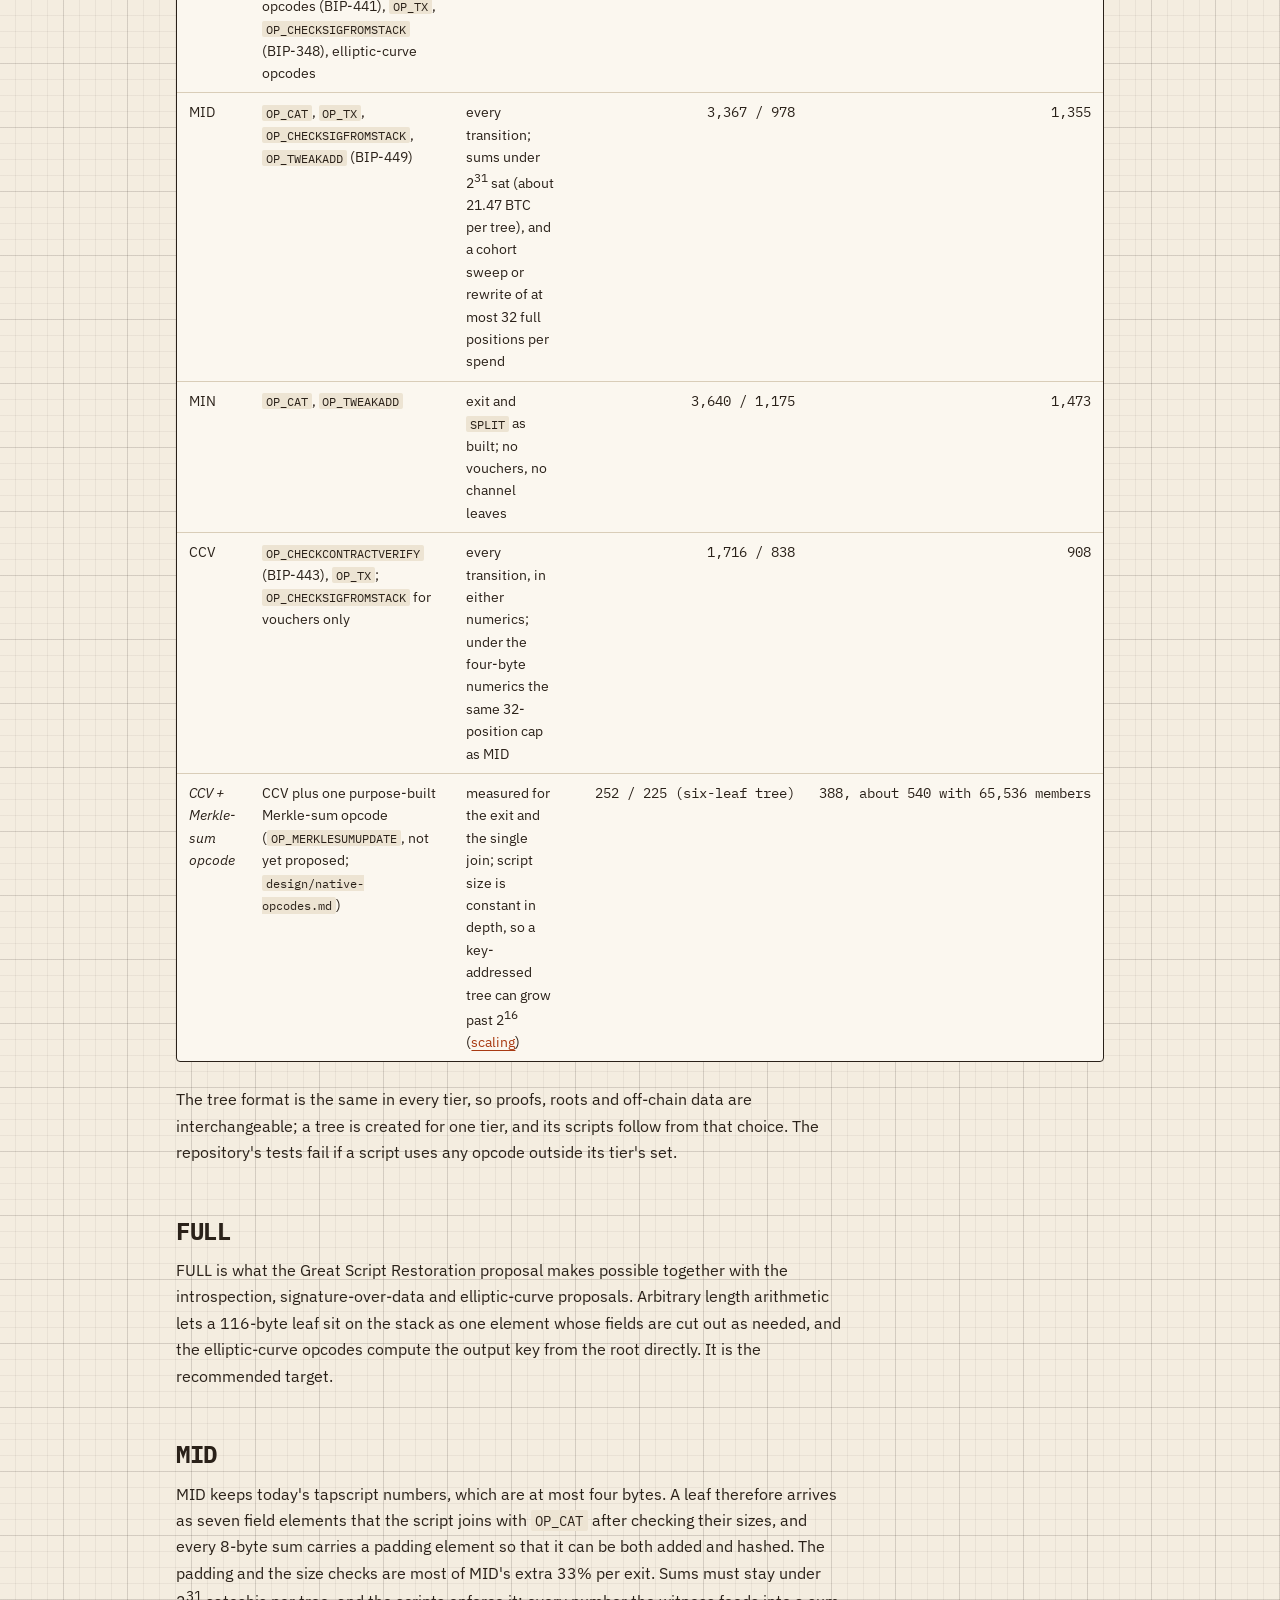
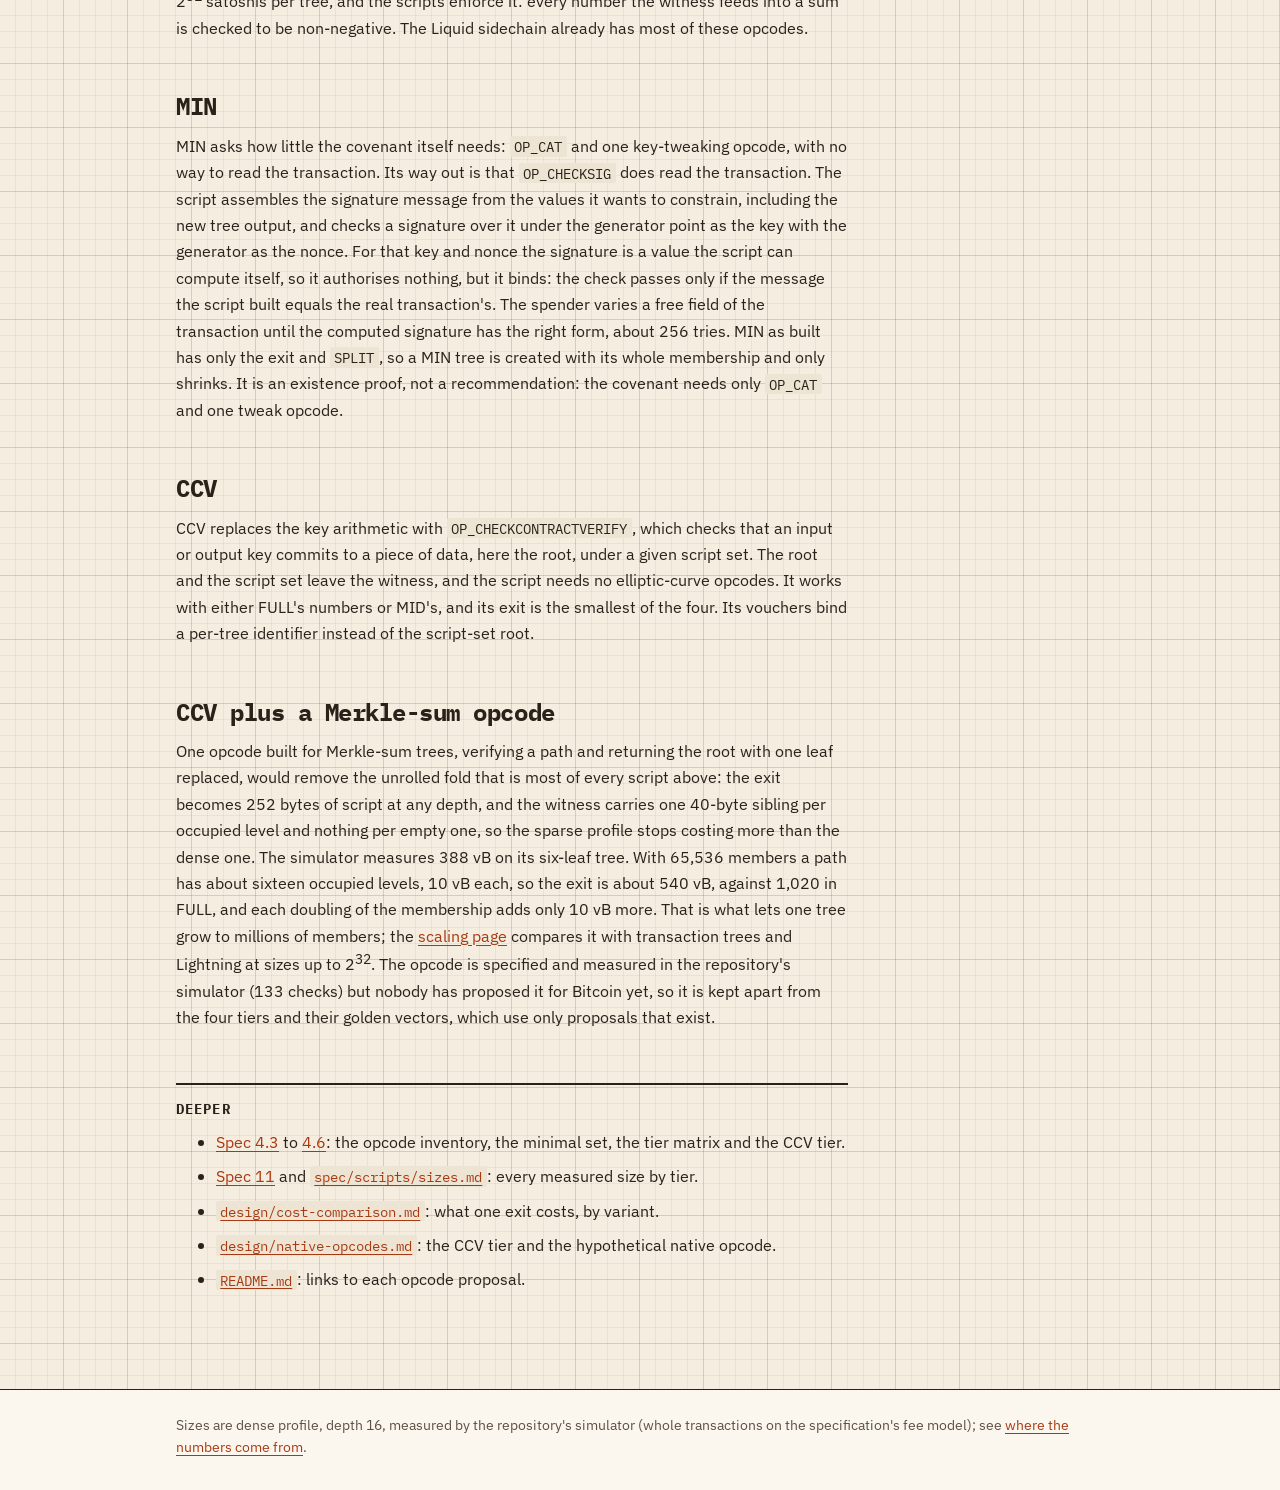
<file: site/components/tiers.html>
<!doctype html>
<html lang="en">
<head>
<meta charset="utf-8">
<meta name="viewport" content="width=device-width, initial-scale=1">
<link rel="icon" href="../favicon.svg" type="image/svg+xml">
<link rel="icon" href="../favicon.ico" sizes="48x48">
<link rel="apple-touch-icon" href="../apple-touch-icon.png">
<link rel="preconnect" href="https://fonts.googleapis.com">
<link rel="preconnect" href="https://fonts.gstatic.com" crossorigin>
<link rel="stylesheet" href="https://fonts.googleapis.com/css2?family=IBM+Plex+Mono:wght@400;700&amp;family=IBM+Plex+Sans:ital,wght@0,400;0,600;1,400&amp;display=swap">
<title>Opcode tiers</title>
<meta name="description" content="LayerTree's transitions built against four sets of proposed Bitcoin opcodes, FULL, MID, MIN and CCV: what each needs, what it supports and what an exit costs.">
<script>try{if(localStorage.getItem("layertree-theme")==="dark")document.documentElement.setAttribute("data-theme","dark")}catch(e){}</script>
<link rel="stylesheet" href="../css/tokens.css">
<link rel="stylesheet" href="../css/site.css">
<script src="../js/theme.js" defer></script>
</head>
<body>
<a class="skip-link" href="#main">Skip to content</a>
<header class="site-header">
  <div class="site-header__inner">
    <a class="site-name" href="../index.html" aria-label="LayerTree, overview"><img class="logo-light" src="../assets/logo-light.svg" alt="" width="28" height="28"><img class="logo-dark" src="../assets/logo-dark.svg" alt="" width="28" height="28"><span>layer<b>tree</b></span></a>
    <nav class="site-nav" aria-label="Pages">
      <ul>
        <li><a href="../index.html">Overview</a></li>
        <li><a href="state-machine.html">State machine</a></li>
        <li><a href="join.html">Join</a></li>
        <li><a href="exit.html">Exit</a></li>
        <li><a href="payment.html">Payments</a></li>
        <li><a href="swap.html">Swaps</a></li>
        <li><a href="evict.html">Eviction</a></li>
        <li><a href="batching.html">Batching</a></li>
        <li><a href="tiers.html" aria-current="page">Tiers</a></li>
        <li><a href="scaling.html">Scaling</a></li>
        <li><a href="verification.html">Verification</a></li>
        <li><a href="../index.html#paper">Paper</a></li>
      </ul>
    </nav>
    <button type="button" class="theme-toggle" aria-pressed="false">Dark</button>
  </div>
</header>

<main id="main">
  <p class="eyebrow">Component</p>
  <h1>Opcode tiers</h1>

  <p class="takeaway">None of LayerTree runs on Bitcoin today: the covenant needs
  opcodes that have been proposed but not activated, and LayerTree proposes none
  of its own. To measure how much of the proposed menu it needs, the same
  transitions are built four times, against four sets of opcodes, on one tree
  format.</p>

  <div class="tree-anim" data-scenario="tier-steps">
    <noscript><p class="ta-noscript">This figure needs JavaScript. The sections below describe the same steps.</p></noscript>
  </div>
  <script type="application/json" id="tier-steps">
  {
    "label": "One exit under four opcode sets",
    "depth": 3,
    "committed": true,
    "leaves": [
      {"label": "A", "amount": 5}, {"label": "B", "amount": 3},
      {"label": "C", "amount": 6}, {"label": "D", "amount": 2},
      null, null, null, null
    ],
    "steps": [
      {
        "title": "One exit, four ways",
        "caption": "C leaves. The tree, the leaf and the proof are the same in every tier. What differs is how a script can derive an output key from a root, read the transaction it is in, and pull fields out of a leaf.",
        "ops": [
          {"op": "path", "pos": 2},
          {"op": "badge", "pos": 2, "text": "C signs", "kind": "sig"},
          {"op": "checks", "items": [
            {"text": "The input commits to the old root.", "state": "pending"},
            {"text": "The rule holds.", "state": "pending"},
            {"text": "The output commits to the new root.", "state": "pending"}
          ]}
        ]
      },
      {
        "title": "FULL: about 1,020 vB",
        "caption": "FULL uses a new tapleaf version that restores the string and arithmetic opcodes disabled in 2010, plus OP_TX to read the transaction and elliptic-curve opcodes. It is the cheapest of the first three and supports every transition.",
        "ops": [
          {"op": "path", "pos": 2},
          {"op": "checks", "items": [
            {"text": "Old root: elliptic-curve opcodes compute the output key from the root; OP_TX reads the spent output's key.", "state": "ok"},
            {"text": "Rule: OP_SUBSTR cuts the owner key out of the leaf; OP_CHECKSIG verifies C's signature.", "state": "ok"},
            {"text": "New root: the same key computation for the new root, compared with output 0 read by OP_TX.", "state": "ok"}
          ]}
        ]
      },
      {
        "title": "MID: about 1,355 vB",
        "caption": "MID keeps today's tapscript rules and adds OP_CAT, OP_TX, OP_CHECKSIGFROMSTACK and OP_TWEAKADD. Numbers are limited to four bytes, so a leaf arrives as seven separate fields that the script joins back together, and sums carry padding. It supports every transition, with a cohort sweep or rewrite capped at 32 full positions per spend by the stack limit.",
        "ops": [
          {"op": "path", "pos": 2},
          {"op": "checks", "items": [
            {"text": "Old root: OP_TWEAKADD computes the output key from the root; OP_TX reads the spent output's key.", "state": "ok"},
            {"text": "Rule: the owner key arrives as its own field; OP_CHECKSIG verifies C's signature.", "state": "ok"},
            {"text": "New root: OP_TWEAKADD again, compared with output 0 read by OP_TX.", "state": "ok"}
          ]}
        ]
      },
      {
        "title": "MIN: about 1,473 vB",
        "caption": "MIN adds only OP_CAT and OP_TWEAKADD. With no opcode to read the transaction, the script assembles the transaction's signature message itself and checks a signature over it, so the real transaction must match what the script assembled. It has only the exit and SPLIT.",
        "ops": [
          {"op": "path", "pos": 2},
          {"op": "checks", "items": [
            {"text": "Old root: OP_TWEAKADD computes the output key, placed into the assembled message.", "state": "ok"},
            {"text": "Rule: OP_CHECKSIG verifies C's signature.", "state": "ok"},
            {"text": "New root: the new output key goes into the assembled message too; OP_CHECKSIG passes only if the real transaction matches.", "state": "ok"}
          ]}
        ]
      },
      {
        "title": "CCV: about 908 vB",
        "caption": "CCV uses OP_CHECKCONTRACTVERIFY, which checks directly that an input or an output commits to a given piece of data, here the root. OP_TX remains for amounts. It needs no elliptic-curve opcodes and has the smallest exit.",
        "ops": [
          {"op": "path", "pos": 2},
          {"op": "checks", "items": [
            {"text": "Old root: OP_CHECKCONTRACTVERIFY confirms the input commits to the root.", "state": "ok"},
            {"text": "Rule: OP_CHECKSIG verifies C's signature.", "state": "ok"},
            {"text": "New root: OP_CHECKCONTRACTVERIFY confirms output 0 commits to the new root; OP_TX checks its amount.", "state": "ok"}
          ]}
        ]
      },
      {
        "title": "CCV + Merkle-sum opcode: about 390 to 540 vB",
        "caption": "Add one opcode that verifies a Merkle-sum path and returns the root with a leaf replaced, and the whole unrolled fold collapses into it: 252 bytes of script at any depth, and a witness of one sibling per occupied level, so about 388 vB for the exit in a small tree, about 540 vB with 65,536 members and 10 vB more per doubling. The opcode is specified and measured in the repository's simulator but nobody has proposed it yet. It is the configuration the scaling page assumes.",
        "ops": [
          {"op": "path", "pos": 2},
          {"op": "checks", "items": [
            {"text": "Old root: one opcode folds the leaf up the path and returns the root; OP_CHECKCONTRACTVERIFY confirms the input commits to it.", "state": "ok"},
            {"text": "Rule: OP_CHECKSIG verifies C's signature.", "state": "ok"},
            {"text": "New root: the same opcode with the slot emptied; OP_CHECKCONTRACTVERIFY confirms output 0 commits to it.", "state": "ok"}
          ]}
        ]
      },
      {
        "title": "The same result in every tier",
        "caption": "Whichever tier the tree was created for, the exit ends the same way: C's slot is empty, the tree output holds 10 under the new root, and C is paid 6. A tree is created for one tier and stays in it.",
        "ops": [
          {"op": "leaf", "pos": 2, "leaf": null},
          {"op": "fold", "pos": 2},
          {"op": "chip", "id": "payC", "kind": "payout", "label": "Payout to C", "amount": 6},
          {"op": "commit"}
        ]
      }
    ]
  }
  </script>

  <h2 id="table">The four tiers</h2>
  <div class="table-wrap">
    <table>
      <caption>Exit size at depth 16, dense profile (spec 4.5 and 11, <code>design/cost-comparison.md</code>). The last row is not one of the four tiers: it adds an opcode that is specified and measured here but not yet proposed. The <a href="scaling.html">scaling page</a> assumes it.</caption>
      <thead>
        <tr><th>Tier</th><th>Opcodes beyond today's tapscript</th><th>What it supports</th><th class="num">Exit script / witness, bytes</th><th class="num">Exit, vB</th></tr>
      </thead>
      <tbody>
        <tr><td>FULL</td><td>new tapleaf version restoring the disabled opcodes (BIP-441), <code>OP_TX</code>, <code>OP_CHECKSIGFROMSTACK</code> (BIP-348), elliptic-curve opcodes</td><td>every transition</td><td class="num">2,101 / 902</td><td class="num">1,020</td></tr>
        <tr><td>MID</td><td><code>OP_CAT</code>, <code>OP_TX</code>, <code>OP_CHECKSIGFROMSTACK</code>, <code>OP_TWEAKADD</code> (BIP-449)</td><td>every transition; sums under 2<sup>31</sup> sat (about 21.47 BTC per tree), and a cohort sweep or rewrite of at most 32 full positions per spend</td><td class="num">3,367 / 978</td><td class="num">1,355</td></tr>
        <tr><td>MIN</td><td><code>OP_CAT</code>, <code>OP_TWEAKADD</code></td><td>exit and <code>SPLIT</code> as built; no vouchers, no channel leaves</td><td class="num">3,640 / 1,175</td><td class="num">1,473</td></tr>
        <tr><td>CCV</td><td><code>OP_CHECKCONTRACTVERIFY</code> (BIP-443), <code>OP_TX</code>; <code>OP_CHECKSIGFROMSTACK</code> for vouchers only</td><td>every transition, in either numerics; under the four-byte numerics the same 32-position cap as MID</td><td class="num">1,716 / 838</td><td class="num">908</td></tr>
        <tr><td><em>CCV + Merkle-sum opcode</em></td><td>CCV plus one purpose-built Merkle-sum opcode (<code>OP_MERKLESUMUPDATE</code>, not yet proposed; <code>design/native-opcodes.md</code>)</td><td>measured for the exit and the single join; script size is constant in depth, so a key-addressed tree can grow past 2<sup>16</sup> (<a href="scaling.html">scaling</a>)</td><td class="num">252 / 225 (six-leaf tree)</td><td class="num">388, about 540 with 65,536 members</td></tr>
      </tbody>
    </table>
  </div>
  <p>The tree format is the same in every tier, so proofs, roots and off-chain data
  are interchangeable; a tree is created for one tier, and its scripts follow from
  that choice. The repository's tests fail if a script uses any opcode outside its
  tier's set.</p>

  <h2 id="full">FULL</h2>
  <p>FULL is what the Great Script Restoration proposal makes possible together with
  the introspection, signature-over-data and elliptic-curve proposals. Arbitrary
  length arithmetic lets a 116-byte leaf sit on the stack as one element whose
  fields are cut out as needed, and the elliptic-curve opcodes compute the output
  key from the root directly. It is the recommended target.</p>

  <h2 id="mid">MID</h2>
  <p>MID keeps today's tapscript numbers, which are at most four bytes. A leaf
  therefore arrives as seven field elements that the script joins with
  <code>OP_CAT</code> after checking their sizes, and every 8-byte sum carries a
  padding element so that it can be both added and hashed. The padding and the
  size checks are most of MID's extra 33% per exit. Sums must stay under 2<sup>31</sup> satoshis per tree,
  and the scripts enforce it: every number the witness feeds into a sum is checked to be non-negative.
  The Liquid sidechain already has most of these opcodes.</p>

  <h2 id="min">MIN</h2>
  <p>MIN asks how little the covenant itself needs: <code>OP_CAT</code> and one
  key-tweaking opcode, with no way to read the transaction. Its way out is that
  <code>OP_CHECKSIG</code> does read the transaction. The script assembles the
  signature message from the values it wants to constrain, including the new tree
  output, and checks a signature over it under the generator point as the key with
  the generator as the nonce. For that key and nonce the signature is a value the
  script can compute itself, so it authorises nothing, but it binds: the check
  passes only if the message the script built equals the real transaction's. The
  spender varies a free field of the transaction until the computed signature has
  the right form, about 256 tries. MIN as built has only the exit and
  <code>SPLIT</code>, so a MIN tree is created with its whole membership and only
  shrinks. It is an existence proof, not a recommendation: the covenant needs only
  <code>OP_CAT</code> and one tweak opcode.</p>

  <h2 id="ccv">CCV</h2>
  <p>CCV replaces the key arithmetic with <code>OP_CHECKCONTRACTVERIFY</code>,
  which checks that an input or output key commits to a piece of data, here the
  root, under a given script set. The root and the script set leave the witness,
  and the script needs no elliptic-curve opcodes. It works with either FULL's
  numbers or MID's, and its exit is the smallest of the four. Its vouchers bind a
  per-tree identifier instead of the script-set root.</p>

  <h2 id="floor">CCV plus a Merkle-sum opcode</h2>
  <p>One opcode built for Merkle-sum trees, verifying a path and returning the
  root with one leaf replaced, would remove the unrolled fold that is most of
  every script above: the exit becomes 252 bytes of script at any depth, and the
  witness carries one 40-byte sibling per occupied level and nothing per empty
  one, so the sparse profile stops costing more than the dense one. The
  simulator measures 388 vB on its six-leaf tree. With 65,536 members a path
  has about sixteen occupied levels, 10 vB each, so the exit is about 540 vB,
  against 1,020 in FULL, and each doubling of the membership adds only 10 vB
  more. That is what lets one tree grow to millions of members; the
  <a href="scaling.html">scaling page</a> compares it with transaction trees and
  Lightning at sizes up to 2<sup>32</sup>. The opcode is specified and measured
  in the repository's simulator (133 checks) but nobody has proposed it for
  Bitcoin yet, so it is kept apart from the four tiers and their golden
  vectors, which use only proposals that exist.</p>

  <section class="deeper" aria-labelledby="deeper">
    <h2 id="deeper">Deeper</h2>
    <ul>
      <li><a href="../../spec/layertree.md#43-opcode-inventory">Spec 4.3</a> to <a href="../../spec/layertree.md#46-the-ccv-tier">4.6</a>: the opcode inventory, the minimal set, the tier matrix and the CCV tier.</li>
      <li><a href="../../spec/layertree.md#11-cost-analysis">Spec 11</a> and <a href="../../spec/scripts/sizes.md"><code>spec/scripts/sizes.md</code></a>: every measured size by tier.</li>
      <li><a href="../../design/cost-comparison.md"><code>design/cost-comparison.md</code></a>: what one exit costs, by variant.</li>
      <li><a href="../../design/native-opcodes.md"><code>design/native-opcodes.md</code></a>: the CCV tier and the hypothetical native opcode.</li>
      <li><a href="../../README.md"><code>README.md</code></a>: links to each opcode proposal.</li>
    </ul>
  </section>
</main>

<footer class="site-footer">
  <div class="site-footer__inner">
    <p>Sizes are dense profile, depth 16, measured by the repository's simulator (whole transactions on the specification's fee model); see <a href="../index.html#numbers">where the numbers come from</a>.</p>
  </div>
</footer>
<script src="../js/tree-anim.js"></script>
</body>
</html>
</file>
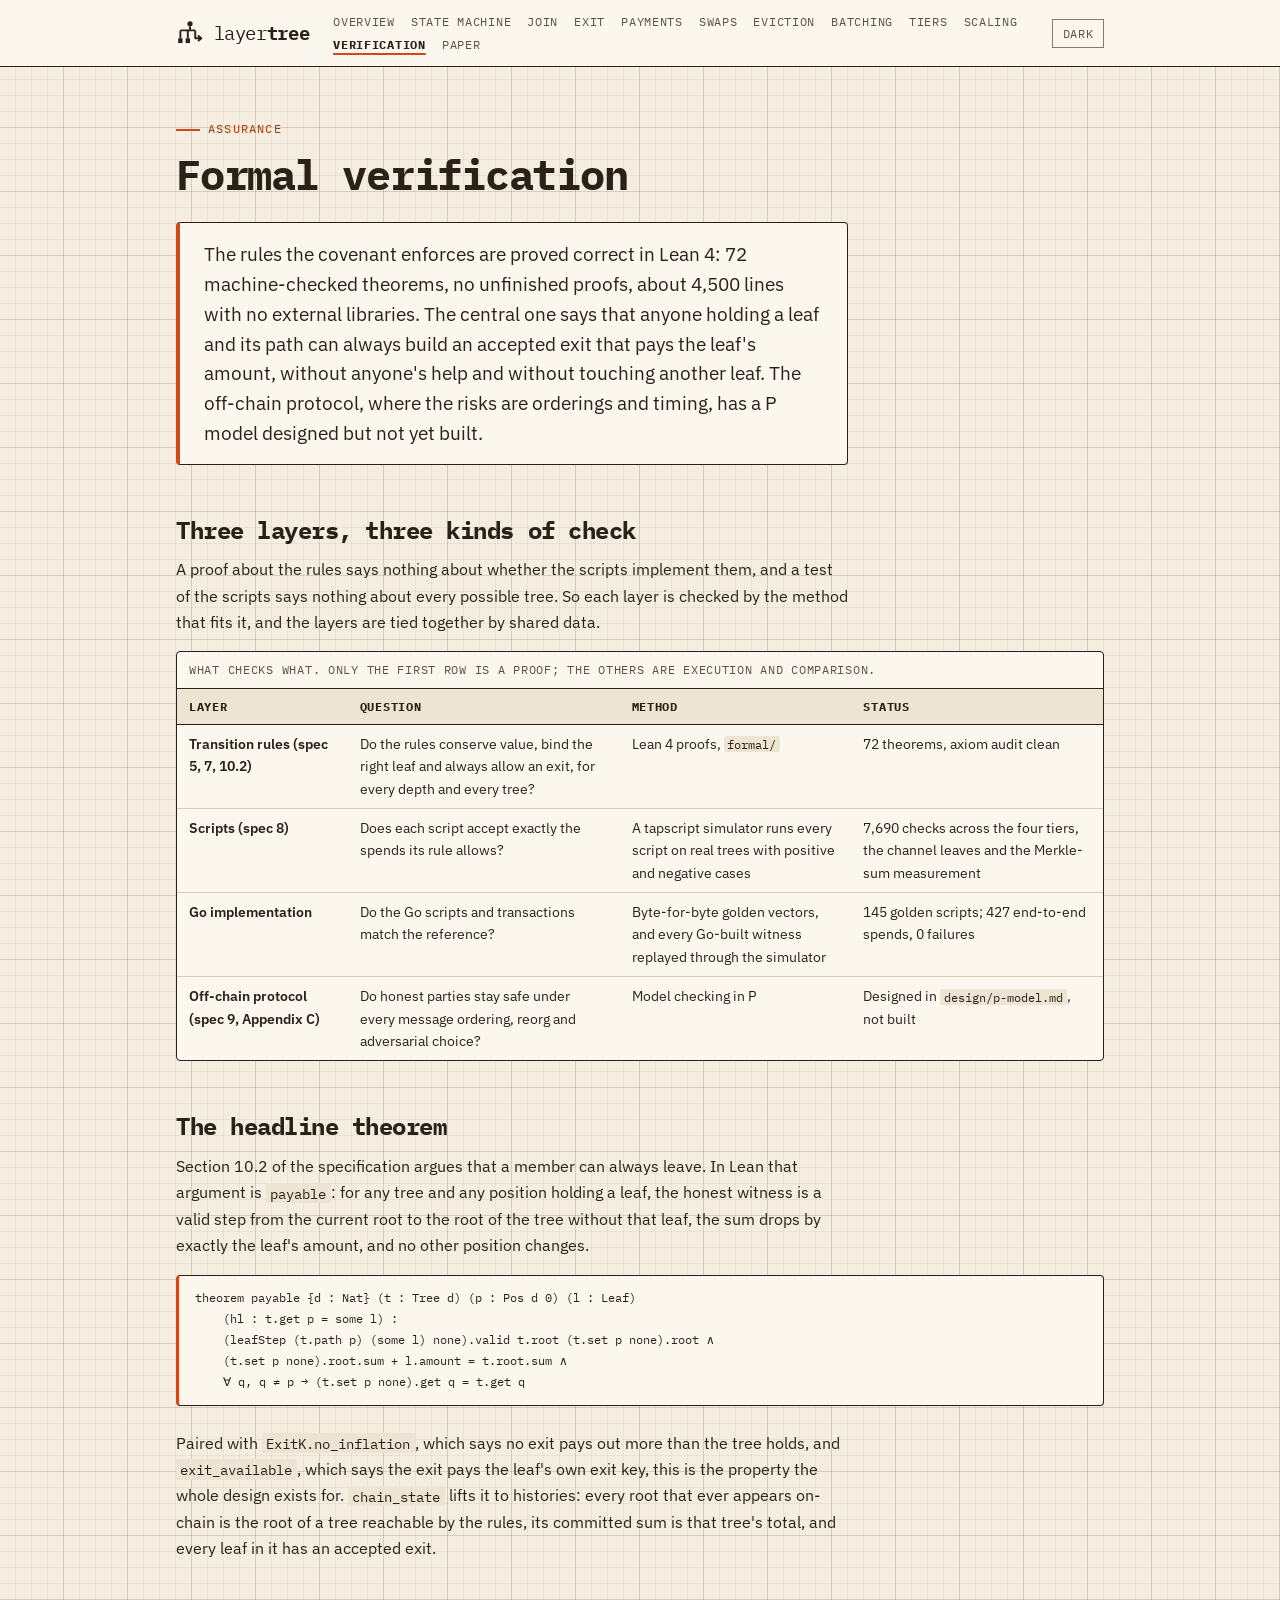
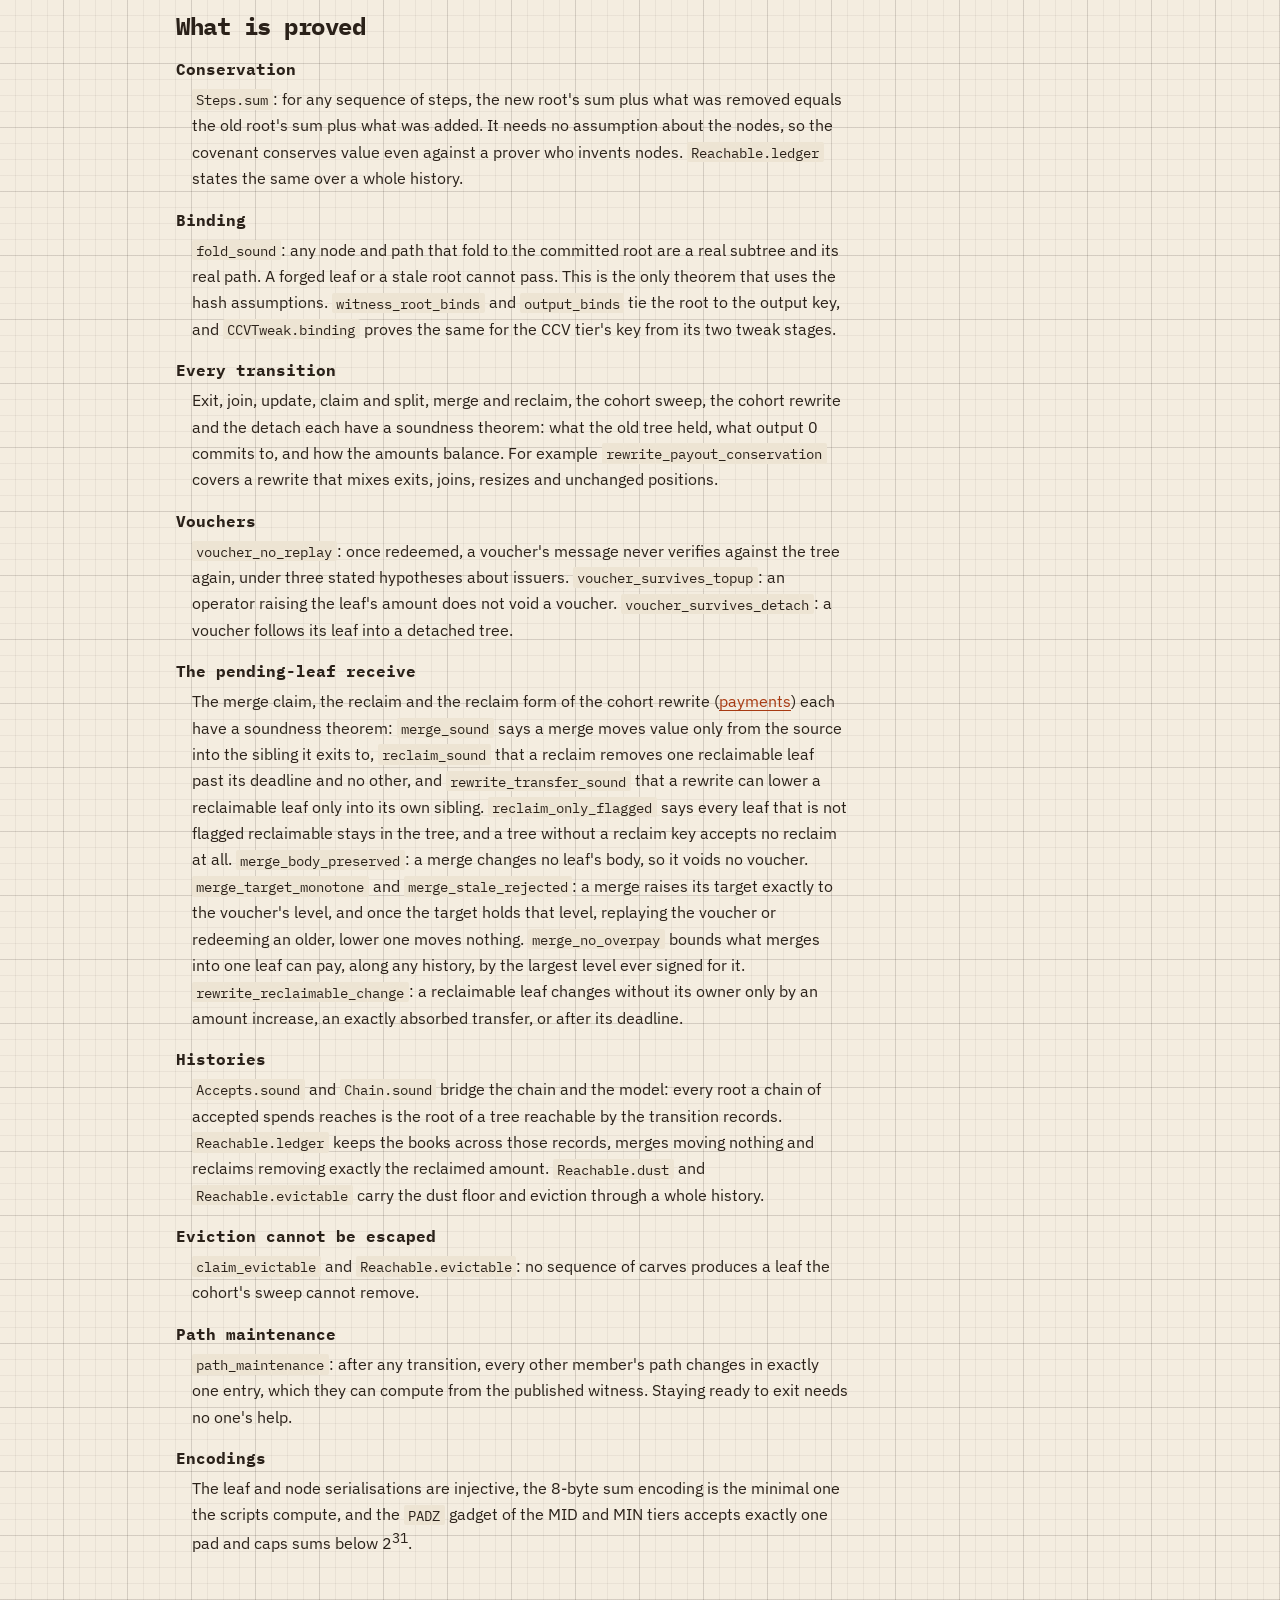
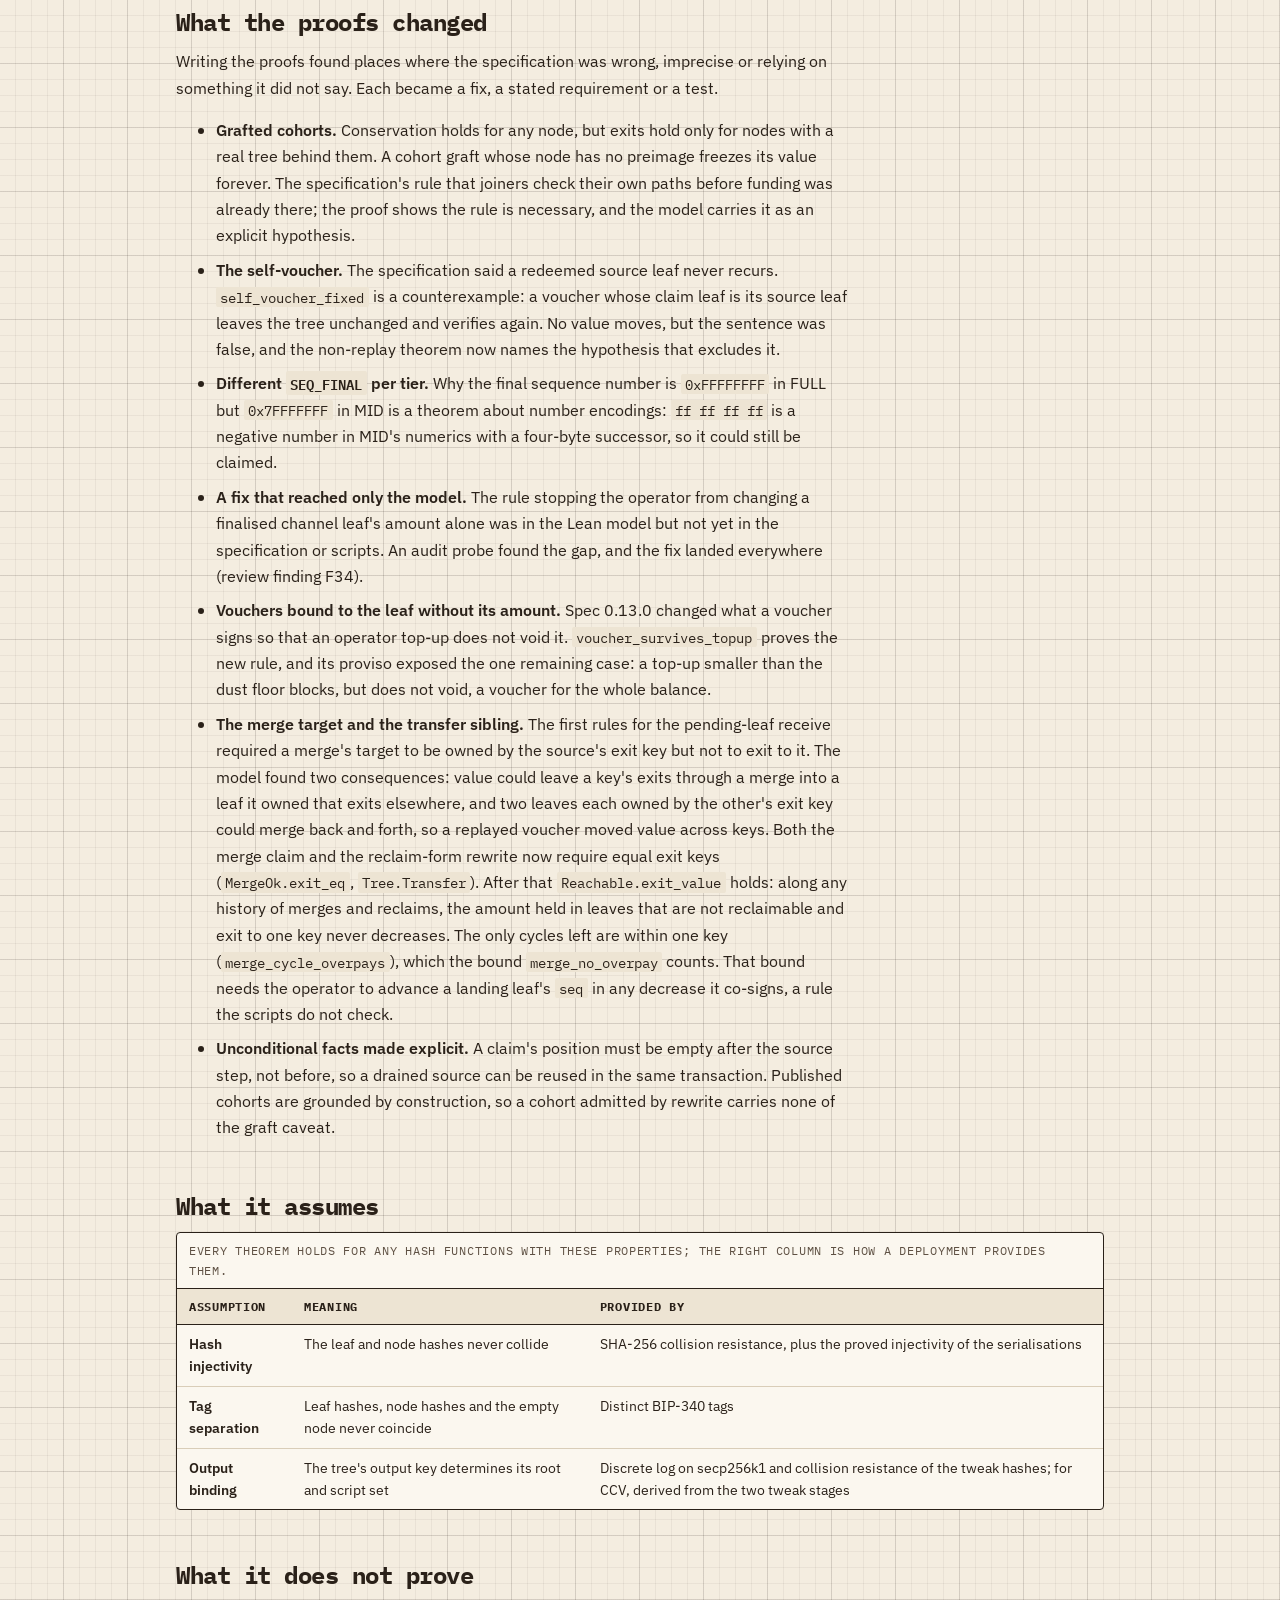
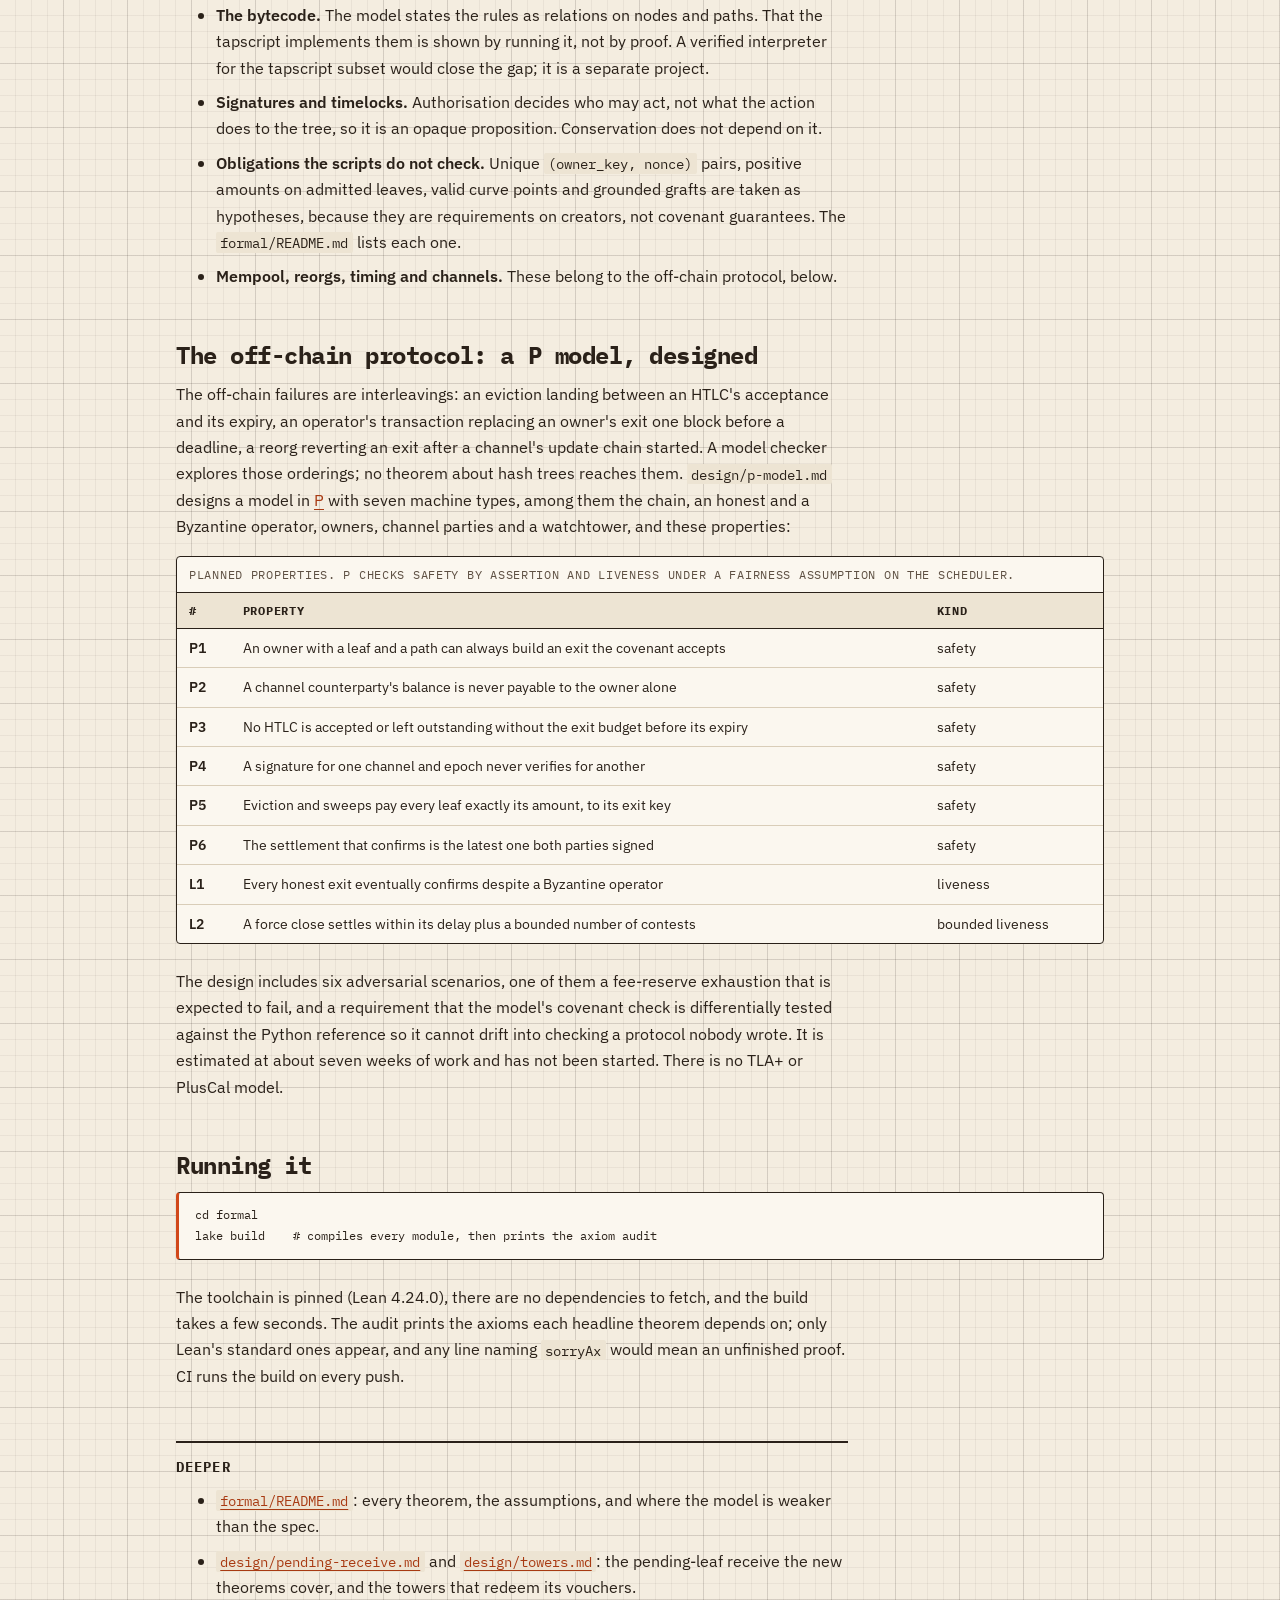
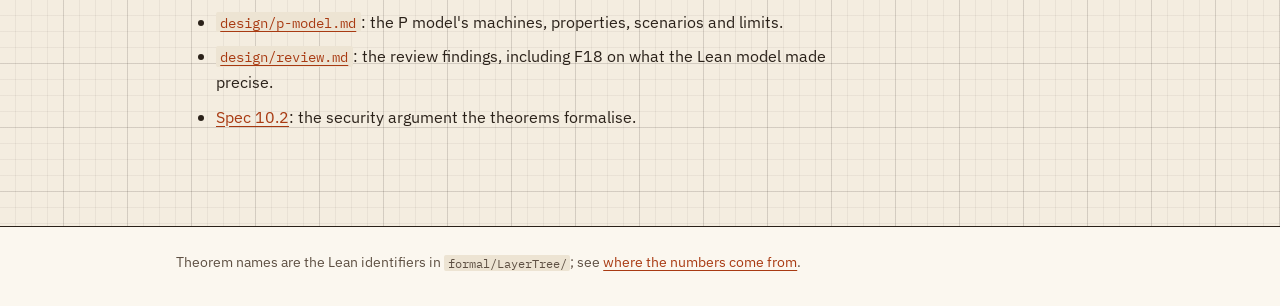
<file: site/components/verification.html>
<!doctype html>
<html lang="en">
<head>
<meta charset="utf-8">
<meta name="viewport" content="width=device-width, initial-scale=1">
<link rel="icon" href="../favicon.svg" type="image/svg+xml">
<link rel="icon" href="../favicon.ico" sizes="48x48">
<link rel="apple-touch-icon" href="../apple-touch-icon.png">
<link rel="preconnect" href="https://fonts.googleapis.com">
<link rel="preconnect" href="https://fonts.gstatic.com" crossorigin>
<link rel="stylesheet" href="https://fonts.googleapis.com/css2?family=IBM+Plex+Mono:wght@400;700&amp;family=IBM+Plex+Sans:ital,wght@0,400;0,600;1,400&amp;display=swap">
<title>Formal verification</title>
<meta name="description" content="What LayerTree's Lean 4 model proves about the tree and its transition rules, what it assumes, what the proofs changed in the design, and the planned P model of the off-chain protocol.">
<script>try{if(localStorage.getItem("layertree-theme")==="dark")document.documentElement.setAttribute("data-theme","dark")}catch(e){}</script>
<link rel="stylesheet" href="../css/tokens.css">
<link rel="stylesheet" href="../css/site.css">
<script src="../js/theme.js" defer></script>
</head>
<body>
<a class="skip-link" href="#main">Skip to content</a>
<header class="site-header">
  <div class="site-header__inner">
    <a class="site-name" href="../index.html" aria-label="LayerTree, overview"><img class="logo-light" src="../assets/logo-light.svg" alt="" width="28" height="28"><img class="logo-dark" src="../assets/logo-dark.svg" alt="" width="28" height="28"><span>layer<b>tree</b></span></a>
    <nav class="site-nav" aria-label="Pages">
      <ul>
        <li><a href="../index.html">Overview</a></li>
        <li><a href="state-machine.html">State machine</a></li>
        <li><a href="join.html">Join</a></li>
        <li><a href="exit.html">Exit</a></li>
        <li><a href="payment.html">Payments</a></li>
        <li><a href="swap.html">Swaps</a></li>
        <li><a href="evict.html">Eviction</a></li>
        <li><a href="batching.html">Batching</a></li>
        <li><a href="tiers.html">Tiers</a></li>
        <li><a href="scaling.html">Scaling</a></li>
        <li><a href="verification.html" aria-current="page">Verification</a></li>
        <li><a href="../index.html#paper">Paper</a></li>
      </ul>
    </nav>
    <button type="button" class="theme-toggle" aria-pressed="false">Dark</button>
  </div>
</header>

<main id="main">
  <p class="eyebrow">Assurance</p>
  <h1>Formal verification</h1>

  <p class="takeaway">The rules the covenant enforces are proved correct in
  Lean 4: 72 machine-checked theorems, no unfinished proofs, about 4,500 lines
  with no external libraries. The central one says that anyone holding a leaf
  and its path can always build an accepted exit that pays the leaf's amount,
  without anyone's help and without touching another leaf. The off-chain
  protocol, where the risks are orderings and timing, has a P model designed
  but not yet built.</p>

  <h2 id="layers">Three layers, three kinds of check</h2>
  <p>A proof about the rules says nothing about whether the scripts implement
  them, and a test of the scripts says nothing about every possible tree. So
  each layer is checked by the method that fits it, and the layers are tied
  together by shared data.</p>
  <div class="table-wrap">
    <table>
      <caption>What checks what. Only the first row is a proof; the others are execution and comparison.</caption>
      <thead>
        <tr><th scope="col">Layer</th><th scope="col">Question</th><th scope="col">Method</th><th scope="col">Status</th></tr>
      </thead>
      <tbody>
        <tr><th scope="row">Transition rules (spec 5, 7, 10.2)</th><td>Do the rules conserve value, bind the right leaf and always allow an exit, for every depth and every tree?</td><td>Lean 4 proofs, <code>formal/</code></td><td>72 theorems, axiom audit clean</td></tr>
        <tr><th scope="row">Scripts (spec 8)</th><td>Does each script accept exactly the spends its rule allows?</td><td>A tapscript simulator runs every script on real trees with positive and negative cases</td><td>7,690 checks across the four tiers, the channel leaves and the Merkle-sum measurement</td></tr>
        <tr><th scope="row">Go implementation</th><td>Do the Go scripts and transactions match the reference?</td><td>Byte-for-byte golden vectors, and every Go-built witness replayed through the simulator</td><td>145 golden scripts; 427 end-to-end spends, 0 failures</td></tr>
        <tr><th scope="row">Off-chain protocol (spec 9, Appendix C)</th><td>Do honest parties stay safe under every message ordering, reorg and adversarial choice?</td><td>Model checking in P</td><td>Designed in <code>design/p-model.md</code>, not built</td></tr>
      </tbody>
    </table>
  </div>

  <h2 id="headline">The headline theorem</h2>
  <p>Section 10.2 of the specification argues that a member can always leave.
  In Lean that argument is <code>payable</code>: for any tree and any position
  holding a leaf, the honest witness is a valid step from the current root to
  the root of the tree without that leaf, the sum drops by exactly the leaf's
  amount, and no other position changes.</p>
  <pre class="leansig"><code>theorem payable {d : Nat} (t : Tree d) (p : Pos d 0) (l : Leaf)
    (hl : t.get p = some l) :
    (leafStep (t.path p) (some l) none).valid t.root (t.set p none).root ∧
    (t.set p none).root.sum + l.amount = t.root.sum ∧
    ∀ q, q ≠ p → (t.set p none).get q = t.get q</code></pre>
  <p>Paired with <code>ExitK.no_inflation</code>, which says no exit pays out
  more than the tree holds, and <code>exit_available</code>, which says the
  exit pays the leaf's own exit key, this is the property the whole design
  exists for. <code>chain_state</code> lifts it to histories: every root that
  ever appears on-chain is the root of a tree reachable by the rules, its
  committed sum is that tree's total, and every leaf in it has an accepted
  exit.</p>

  <h2 id="proved">What is proved</h2>
  <dl class="terms">
    <dt>Conservation</dt>
    <dd><code>Steps.sum</code>: for any sequence of steps, the new root's sum
    plus what was removed equals the old root's sum plus what was added. It
    needs no assumption about the nodes, so the covenant conserves value even
    against a prover who invents nodes. <code>Reachable.ledger</code> states
    the same over a whole history.</dd>
    <dt>Binding</dt>
    <dd><code>fold_sound</code>: any node and path that fold to the committed
    root are a real subtree and its real path. A forged leaf or a stale root
    cannot pass. This is the only theorem that uses the hash assumptions.
    <code>witness_root_binds</code> and <code>output_binds</code> tie the root
    to the output key, and <code>CCVTweak.binding</code> proves the same for
    the CCV tier's key from its two tweak stages.</dd>
    <dt>Every transition</dt>
    <dd>Exit, join, update, claim and split, merge and reclaim, the cohort sweep, the cohort
    rewrite and the detach each have a soundness theorem: what the old tree
    held, what output 0 commits to, and how the amounts balance. For example
    <code>rewrite_payout_conservation</code> covers a rewrite that mixes exits,
    joins, resizes and unchanged positions.</dd>
    <dt>Vouchers</dt>
    <dd><code>voucher_no_replay</code>: once redeemed, a voucher's message never
    verifies against the tree again, under three stated hypotheses about
    issuers. <code>voucher_survives_topup</code>: an operator raising the
    leaf's amount does not void a voucher. <code>voucher_survives_detach</code>:
    a voucher follows its leaf into a detached tree.</dd>
    <dt>The pending-leaf receive</dt>
    <dd>The merge claim, the reclaim and the reclaim form of the cohort rewrite
    (<a href="payment.html#pending">payments</a>) each have a soundness theorem:
    <code>merge_sound</code> says a merge moves value only from the source into
    the sibling it exits to, <code>reclaim_sound</code> that a reclaim removes
    one reclaimable leaf past its deadline and no other, and
    <code>rewrite_transfer_sound</code> that a rewrite can lower a reclaimable
    leaf only into its own sibling. <code>reclaim_only_flagged</code> says every
    leaf that is not flagged reclaimable stays in the tree, and a tree without a
    reclaim key accepts no reclaim at all. <code>merge_body_preserved</code>:
    a merge changes no leaf's body, so it voids no voucher.
    <code>merge_target_monotone</code> and <code>merge_stale_rejected</code>:
    a merge raises its target exactly to the voucher's level, and once the
    target holds that level, replaying the voucher or redeeming an older, lower
    one moves nothing. <code>merge_no_overpay</code> bounds what merges into one
    leaf can pay, along any history, by the largest level ever signed for it.
    <code>rewrite_reclaimable_change</code>: a reclaimable leaf changes without
    its owner only by an amount increase, an exactly absorbed transfer, or after
    its deadline.</dd>
    <dt>Histories</dt>
    <dd><code>Accepts.sound</code> and <code>Chain.sound</code> bridge the
    chain and the model: every root a chain of accepted spends reaches is the
    root of a tree reachable by the transition records. <code>Reachable.ledger</code>
    keeps the books across those records, merges moving nothing and reclaims
    removing exactly the reclaimed amount. <code>Reachable.dust</code> and
    <code>Reachable.evictable</code> carry the dust floor and eviction through
    a whole history.</dd>
    <dt>Eviction cannot be escaped</dt>
    <dd><code>claim_evictable</code> and <code>Reachable.evictable</code>: no
    sequence of carves produces a leaf the cohort's sweep cannot remove.</dd>
    <dt>Path maintenance</dt>
    <dd><code>path_maintenance</code>: after any transition, every other member's
    path changes in exactly one entry, which they can compute from the
    published witness. Staying ready to exit needs no one's help.</dd>
    <dt>Encodings</dt>
    <dd>The leaf and node serialisations are injective, the 8-byte sum encoding
    is the minimal one the scripts compute, and the <code>PADZ</code> gadget of
    the MID and MIN tiers accepts exactly one pad and caps sums below
    2<sup>31</sup>.</dd>
  </dl>

  <h2 id="changed">What the proofs changed</h2>
  <p>Writing the proofs found places where the specification was wrong,
  imprecise or relying on something it did not say. Each became a fix, a
  stated requirement or a test.</p>
  <ul>
    <li><strong>Grafted cohorts.</strong> Conservation holds for any node, but
    exits hold only for nodes with a real tree behind them. A cohort graft whose
    node has no preimage freezes its value forever. The specification's rule that
    joiners check their own paths before funding was already there; the proof
    shows the rule is necessary, and the model carries it as an explicit hypothesis.</li>
    <li><strong>The self-voucher.</strong> The specification said a redeemed
    source leaf never recurs. <code>self_voucher_fixed</code> is a
    counterexample: a voucher whose claim leaf is its source leaf leaves the
    tree unchanged and verifies again. No value moves, but the sentence was
    false, and the non-replay theorem now names the hypothesis that excludes
    it.</li>
    <li><strong>Different <code>SEQ_FINAL</code> per tier.</strong> Why the final
    sequence number is <code>0xFFFFFFFF</code> in FULL but <code>0x7FFFFFFF</code>
    in MID is a theorem about number encodings: <code>ff ff ff ff</code> is a
    negative number in MID's numerics with a four-byte successor, so it could
    still be claimed.</li>
    <li><strong>A fix that reached only the model.</strong> The rule stopping
    the operator from changing a finalised channel leaf's amount alone was in
    the Lean model but not yet in the specification or scripts. An audit probe
    found the gap, and the fix landed everywhere (review finding F34).</li>
    <li><strong>Vouchers bound to the leaf without its amount.</strong> Spec
    0.13.0 changed what a voucher signs so that an operator top-up does not void
    it. <code>voucher_survives_topup</code> proves the new rule, and its
    proviso exposed the one remaining case: a top-up smaller than the dust
    floor blocks, but does not void, a voucher for the whole balance.</li>
    <li><strong>The merge target and the transfer sibling.</strong>
    The first rules for the pending-leaf receive required a merge's target to
    be owned by the source's exit key but not to exit to it. The model found
    two consequences: value could leave a key's exits through a merge into a
    leaf it owned that exits elsewhere, and two leaves each owned by the
    other's exit key could merge back and forth, so a replayed voucher moved
    value across keys. Both the merge claim and the reclaim-form rewrite now
    require equal exit keys (<code>MergeOk.exit_eq</code>,
    <code>Tree.Transfer</code>). After that
    <code>Reachable.exit_value</code> holds: along any history of merges and
    reclaims, the amount held in leaves that are not reclaimable and exit to
    one key never decreases. The only cycles left are within one key
    (<code>merge_cycle_overpays</code>), which the bound
    <code>merge_no_overpay</code> counts. That bound needs the operator to
    advance a landing leaf's <code>seq</code> in any decrease it co-signs, a
    rule the scripts do not check.</li>
    <li><strong>Unconditional facts made explicit.</strong> A claim's position
    must be empty after the source step, not before, so a drained source can be
    reused in the same transaction. Published cohorts are grounded by
    construction, so a cohort admitted by rewrite carries none of the graft
    caveat.</li>
  </ul>

  <h2 id="assumptions">What it assumes</h2>
  <div class="table-wrap">
    <table>
      <caption>Every theorem holds for any hash functions with these properties; the right column is how a deployment provides them.</caption>
      <thead>
        <tr><th scope="col">Assumption</th><th scope="col">Meaning</th><th scope="col">Provided by</th></tr>
      </thead>
      <tbody>
        <tr><th scope="row">Hash injectivity</th><td>The leaf and node hashes never collide</td><td>SHA-256 collision resistance, plus the proved injectivity of the serialisations</td></tr>
        <tr><th scope="row">Tag separation</th><td>Leaf hashes, node hashes and the empty node never coincide</td><td>Distinct BIP-340 tags</td></tr>
        <tr><th scope="row">Output binding</th><td>The tree's output key determines its root and script set</td><td>Discrete log on secp256k1 and collision resistance of the tweak hashes; for CCV, derived from the two tweak stages</td></tr>
      </tbody>
    </table>
  </div>

  <h2 id="not-proved">What it does not prove</h2>
  <ul>
    <li><strong>The bytecode.</strong> The model states the rules as relations
    on nodes and paths. That the tapscript implements them is shown by running
    it, not by proof. A verified interpreter for the tapscript subset would
    close the gap; it is a separate project.</li>
    <li><strong>Signatures and timelocks.</strong> Authorisation decides who may
    act, not what the action does to the tree, so it is an opaque proposition.
    Conservation does not depend on it.</li>
    <li><strong>Obligations the scripts do not check.</strong> Unique
    <code>(owner_key, nonce)</code> pairs, positive amounts on admitted leaves,
    valid curve points and grounded grafts are taken as hypotheses, because
    they are requirements on creators, not covenant guarantees. The
    <code>formal/README.md</code> lists each one.</li>
    <li><strong>Mempool, reorgs, timing and channels.</strong> These belong to
    the off-chain protocol, below.</li>
  </ul>

  <h2 id="p-model">The off-chain protocol: a P model, designed</h2>
  <p>The off-chain failures are interleavings: an eviction landing between an
  HTLC's acceptance and its expiry, an operator's transaction replacing an
  owner's exit one block before a deadline, a reorg reverting an exit after a
  channel's update chain started. A model checker explores those orderings;
  no theorem about hash trees reaches them. <code>design/p-model.md</code>
  designs a model in <a href="https://p-org.github.io/P/">P</a> with seven
  machine types, among them the chain, an honest and a Byzantine operator,
  owners, channel parties and a watchtower, and these properties:</p>
  <div class="table-wrap">
    <table>
      <caption>Planned properties. P checks safety by assertion and liveness under a fairness assumption on the scheduler.</caption>
      <thead>
        <tr><th scope="col">#</th><th scope="col">Property</th><th scope="col">Kind</th></tr>
      </thead>
      <tbody>
        <tr><th scope="row">P1</th><td>An owner with a leaf and a path can always build an exit the covenant accepts</td><td>safety</td></tr>
        <tr><th scope="row">P2</th><td>A channel counterparty's balance is never payable to the owner alone</td><td>safety</td></tr>
        <tr><th scope="row">P3</th><td>No HTLC is accepted or left outstanding without the exit budget before its expiry</td><td>safety</td></tr>
        <tr><th scope="row">P4</th><td>A signature for one channel and epoch never verifies for another</td><td>safety</td></tr>
        <tr><th scope="row">P5</th><td>Eviction and sweeps pay every leaf exactly its amount, to its exit key</td><td>safety</td></tr>
        <tr><th scope="row">P6</th><td>The settlement that confirms is the latest one both parties signed</td><td>safety</td></tr>
        <tr><th scope="row">L1</th><td>Every honest exit eventually confirms despite a Byzantine operator</td><td>liveness</td></tr>
        <tr><th scope="row">L2</th><td>A force close settles within its delay plus a bounded number of contests</td><td>bounded liveness</td></tr>
      </tbody>
    </table>
  </div>
  <p>The design includes six adversarial scenarios, one of them a fee-reserve
  exhaustion that is expected to fail, and a requirement that the model's
  covenant check is differentially tested against the Python reference so it
  cannot drift into checking a protocol nobody wrote. It is estimated at about
  seven weeks of work and has not been started. There is no TLA+ or PlusCal
  model.</p>

  <h2 id="run">Running it</h2>
  <pre class="leansig"><code>cd formal
lake build    # compiles every module, then prints the axiom audit</code></pre>
  <p>The toolchain is pinned (Lean 4.24.0), there are no dependencies to fetch,
  and the build takes a few seconds. The audit prints the axioms each headline
  theorem depends on; only Lean's standard ones appear, and any line naming
  <code>sorryAx</code> would mean an unfinished proof. CI runs the build on
  every push.</p>

  <section class="deeper" aria-labelledby="deeper">
    <h2 id="deeper">Deeper</h2>
    <ul>
      <li><a href="../../formal/README.md"><code>formal/README.md</code></a>: every theorem, the assumptions, and where the model is weaker than the spec.</li>
      <li><a href="../../design/pending-receive.md"><code>design/pending-receive.md</code></a> and <a href="../../design/towers.md"><code>design/towers.md</code></a>: the pending-leaf receive the new theorems cover, and the towers that redeem its vouchers.</li>
      <li><a href="../../design/p-model.md"><code>design/p-model.md</code></a>: the P model's machines, properties, scenarios and limits.</li>
      <li><a href="../../design/review.md"><code>design/review.md</code></a>: the review findings, including F18 on what the Lean model made precise.</li>
      <li><a href="../../spec/layertree.md">Spec 10.2</a>: the security argument the theorems formalise.</li>
    </ul>
  </section>
</main>

<footer class="site-footer">
  <div class="site-footer__inner">
    <p>Theorem names are the Lean identifiers in <code>formal/LayerTree/</code>; see <a href="../index.html#numbers">where the numbers come from</a>.</p>
  </div>
</footer>
</body>
</html>
</file>
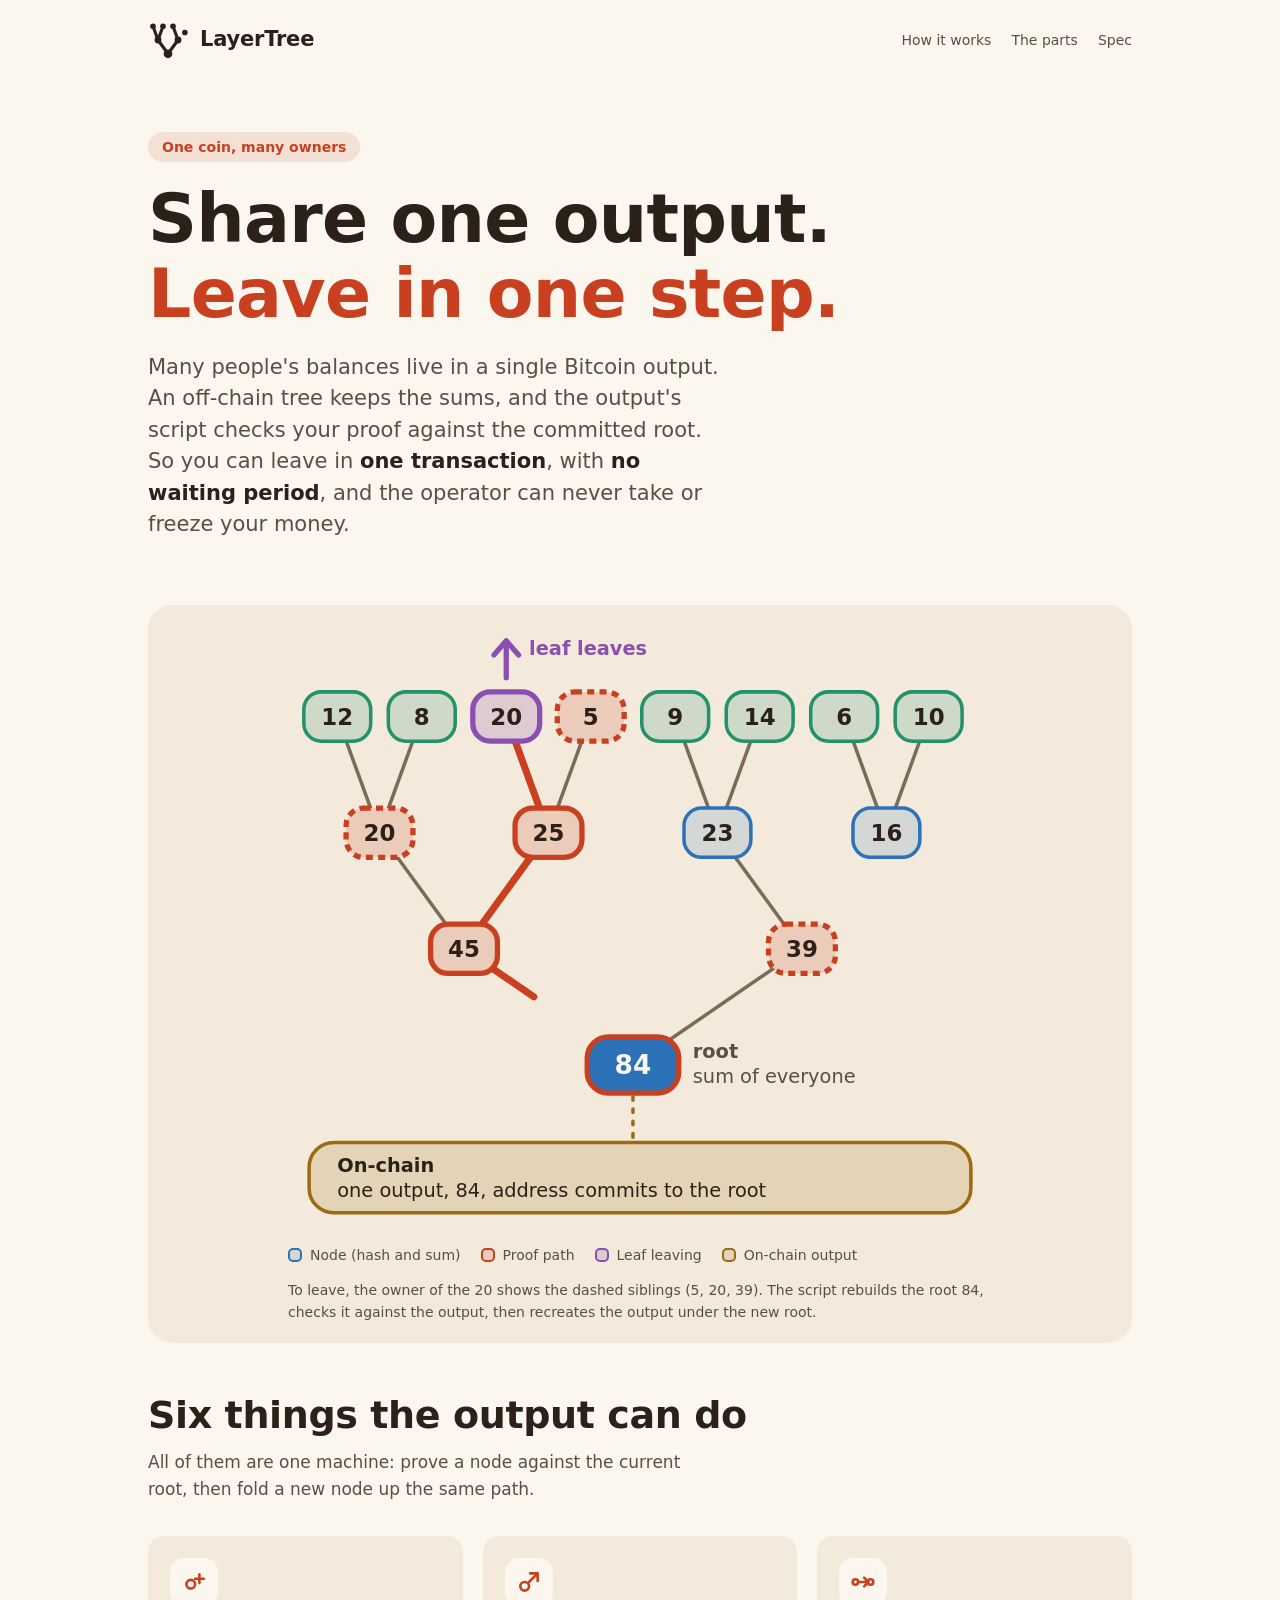
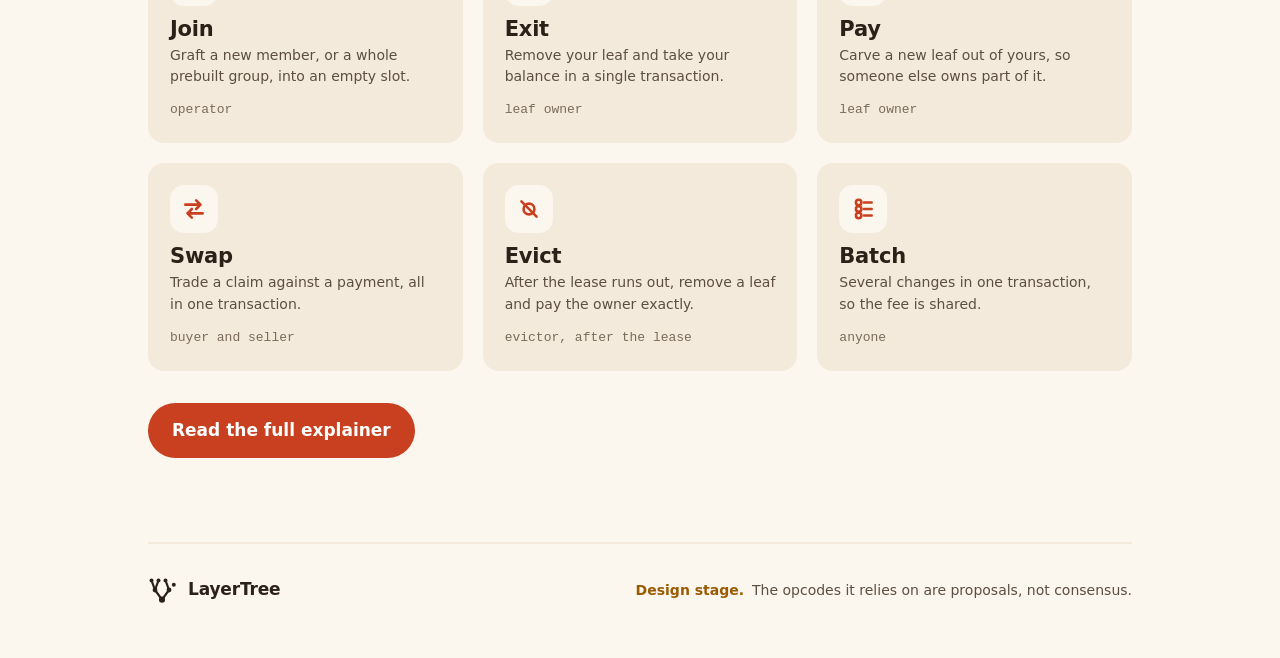
<file: site/identity/approachable/sample.html>
<!doctype html>
<html lang="en">
<head>
<meta charset="utf-8">
<meta name="viewport" content="width=device-width, initial-scale=1">
<meta name="color-scheme" content="light dark">
<title>LayerTree, approachable identity sample</title>
<style>
@import url("tokens.css");

*, *::before, *::after { box-sizing: border-box; }
html { -webkit-text-size-adjust: 100%; }
body {
  margin: 0;
  background: var(--surface);
  color: var(--ink);
  font-family: var(--font-body);
  font-size: var(--size-2);
  line-height: 1.6;
}
a { color: inherit; }
.wrap { max-width: 64rem; margin: 0 auto; padding: 0 var(--space-3); }
h1, h2, h3 { font-family: var(--font-display); font-weight: 800; line-height: 1.1; margin: 0; letter-spacing: -0.01em; }

/* Header */
.top { display: flex; align-items: center; justify-content: space-between; gap: var(--space-3); padding: var(--space-3) 0; }
.brand { display: inline-flex; align-items: center; gap: var(--space-2); text-decoration: none; color: var(--ink); }
.brand svg { width: 40px; height: 40px; flex: none; }
.brand span { font-family: var(--font-display); font-weight: 800; font-size: var(--size-3); letter-spacing: -0.01em; }
.nav { display: flex; gap: var(--space-3); font-size: var(--size-1); color: var(--ink-2); }
.nav a { text-decoration: none; padding: var(--space-1) 0; }
.nav a:hover { color: var(--accent); }
@media (max-width: 30rem) { .nav { display: none; } }

/* Hero */
.hero { padding: var(--space-5) 0 var(--space-4); }
.eyebrow { display: inline-block; font-size: var(--size-1); font-weight: 700; color: var(--accent); background: color-mix(in srgb, var(--accent) 12%, var(--surface)); padding: 0.25rem 0.875rem; border-radius: 999px; margin-bottom: var(--space-3); }
.hero h1 { font-size: var(--size-6); max-width: 15ch; }
.hero h1 em { font-style: normal; color: var(--accent); }
.takeaway { font-size: var(--size-3); color: var(--ink-2); max-width: 36rem; margin: var(--space-3) 0 0; line-height: 1.5; }
.takeaway strong { color: var(--ink); }

/* Figure */
.figure { background: var(--surface-2); border-radius: calc(var(--radius) * 1.5); padding: var(--space-3); margin: var(--space-4) 0; }
.figure svg { display: block; width: 100%; height: auto; max-width: 44rem; margin: 0 auto; }
.figure figcaption { font-size: var(--size-1); color: var(--ink-2); margin-top: var(--space-2); max-width: 44rem; margin-left: auto; margin-right: auto; }
.legend { display: flex; flex-wrap: wrap; gap: var(--space-1) var(--space-3); list-style: none; padding: 0; margin: var(--space-2) auto 0; max-width: 44rem; font-size: var(--size-1); color: var(--ink-2); }
.legend li { display: inline-flex; align-items: center; gap: 0.5rem; }
.legend i { width: 14px; height: 14px; border-radius: 5px; border: 2px solid; display: inline-block; }

.t-edge { stroke: var(--ink-3); stroke-width: 2; stroke-linecap: round; fill: none; }
.t-edge.p { stroke: var(--path); stroke-width: 4; }
.t-node { fill: color-mix(in srgb, var(--node) 16%, var(--surface-2)); stroke: var(--node); stroke-width: 2; }
.t-leaf { fill: color-mix(in srgb, var(--leaf) 18%, var(--surface-2)); stroke: var(--leaf); stroke-width: 2; }
.t-exit { fill: color-mix(in srgb, var(--leaf-exit) 20%, var(--surface-2)); stroke: var(--leaf-exit); stroke-width: 3; }
.t-path { fill: color-mix(in srgb, var(--path) 18%, var(--surface-2)); stroke: var(--path); stroke-width: 3; }
.t-sib { stroke-dasharray: 4 3; }
.t-root { fill: var(--node); stroke: var(--path); stroke-width: 3; }
.t-chain { fill: color-mix(in srgb, var(--chain) 18%, var(--surface-2)); stroke: var(--chain); stroke-width: 2; }
.t-txt { font-family: var(--font-display); font-weight: 800; font-size: 13px; fill: var(--ink); text-anchor: middle; dominant-baseline: central; }
.t-txt.root { fill: var(--surface); font-size: 15px; }
.t-lbl { font-family: var(--font-body); font-size: 11px; fill: var(--ink-2); }
.t-lbl.b { font-weight: 700; }
.t-lbl.chain { fill: var(--ink); }
.t-drop { stroke: var(--chain); stroke-width: 2; stroke-dasharray: 2 5; stroke-linecap: round; }
.t-arrow { stroke: var(--leaf-exit); stroke-width: 3; stroke-linecap: round; stroke-linejoin: round; fill: none; }
@media (prefers-reduced-motion: no-preference) {
  .t-edge.p { stroke-dasharray: 200; stroke-dashoffset: 200; animation: draw var(--dur-slow) var(--ease) 300ms forwards; }
  @keyframes draw { to { stroke-dashoffset: 0; } }
}

/* Cards */
.section-h { font-size: var(--size-5); margin: var(--space-5) 0 var(--space-2); }
.lede { color: var(--ink-2); max-width: 36rem; margin: 0 0 var(--space-4); }
.grid { display: grid; gap: var(--space-3); grid-template-columns: repeat(auto-fill, minmax(min(100%, 15rem), 1fr)); }
.card { background: var(--surface-2); border-radius: var(--radius); padding: var(--space-3); border: 2px solid transparent; transition: transform var(--dur) var(--ease), border-color var(--dur) var(--ease); }
.card:hover { transform: translateY(-3px); border-color: var(--accent); }
.card .ico { width: 48px; height: 48px; border-radius: 14px; background: var(--surface); color: var(--accent); display: grid; place-items: center; margin-bottom: var(--space-2); }
.card .ico svg { width: 26px; height: 26px; fill: none; stroke: currentColor; stroke-width: 2.4; stroke-linecap: round; stroke-linejoin: round; }
.card h3 { font-size: var(--size-3); margin-bottom: 0.25rem; }
.card p { margin: 0; color: var(--ink-2); font-size: var(--size-1); line-height: 1.55; }
.card .who { display: inline-block; margin-top: var(--space-2); font-family: var(--font-mono); font-size: 0.8125rem; color: var(--ink-3); }

.cta { display: inline-block; margin-top: var(--space-4); background: var(--accent); color: var(--accent-ink); font-family: var(--font-display); font-weight: 800; padding: 0.875rem 1.5rem; border-radius: 999px; text-decoration: none; transition: transform var(--dur-fast) var(--ease); }
.cta:hover { transform: translateY(-2px); }
.cta:focus-visible, .card:focus-visible, a:focus-visible { outline: 3px solid var(--accent); outline-offset: 3px; }

/* Footer */
footer { margin-top: var(--space-6); border-top: 2px solid var(--surface-2); padding: var(--space-4) 0 var(--space-5); color: var(--ink-2); font-size: var(--size-1); }
footer .row { display: flex; flex-wrap: wrap; gap: var(--space-3); align-items: center; justify-content: space-between; }
footer .brand span { font-size: var(--size-2); }
footer .brand svg { width: 28px; height: 28px; }
footer .status { display: inline-flex; align-items: center; gap: 0.5rem; }
footer .status b { color: var(--warn); }
</style>
</head>
<body>

<svg width="0" height="0" style="position:absolute" aria-hidden="true">
  <symbol id="mark" viewBox="0 0 64 64">
    <path d="M32 54 L16 32 M32 54 L48 32 M16 32 L8 10 M16 32 L24 10 M48 32 L40 10" fill="none" stroke="currentColor" stroke-width="5" stroke-linecap="round" stroke-linejoin="round"/>
    <g fill="currentColor">
      <circle cx="32" cy="54" r="7"/><circle cx="16" cy="32" r="5.5"/><circle cx="48" cy="32" r="5.5"/>
      <circle cx="8" cy="10" r="4.5"/><circle cx="24" cy="10" r="4.5"/><circle cx="40" cy="10" r="4.5"/>
      <circle cx="59" cy="20" r="4.5"/>
    </g>
  </symbol>
</svg>

<div class="wrap">
  <header class="top">
    <a class="brand" href="#" aria-label="LayerTree home">
      <svg aria-hidden="true"><use href="#mark"/></svg>
      <span>LayerTree</span>
    </a>
    <nav class="nav" aria-label="Main">
      <a href="#how">How it works</a>
      <a href="#parts">The parts</a>
      <a href="#spec">Spec</a>
    </nav>
  </header>

  <main>
    <section class="hero">
      <span class="eyebrow">One coin, many owners</span>
      <h1>Share one output. <em>Leave in one step.</em></h1>
      <p class="takeaway">
        Many people's balances live in a single Bitcoin output. An off-chain tree
        keeps the sums, and the output's script checks your proof against the
        committed root. So you can leave in <strong>one transaction</strong>,
        with <strong>no waiting period</strong>, and the operator can never take or
        freeze your money.
      </p>
    </section>

    <figure class="figure" id="how">
      <svg viewBox="0 0 400 345" role="img" aria-labelledby="fig-t fig-d">
        <title id="fig-t">A Merkle-sum tree with eight leaves and one highlighted proof path</title>
        <desc id="fig-d">Leaves hold 12, 8, 20, 5, 9, 14, 6 and 10. Each parent holds the sum of its children, up to a root of 84. The leaf holding 20 is leaving; its path to the root is highlighted, and its siblings 5, 20 and 39 are outlined as the proof. The root is committed by one on-chain output of 84.</desc>

        <!-- edges, child to parent -->
        <g class="t-edge-group">
          <path class="t-edge" d="M28 52 L52 118 M76 52 L52 118 M172 52 L148 118 M220 52 L244 118 M268 52 L244 118 M316 52 L340 118 M364 52 L340 118"/>
          <path class="t-edge" d="M52 118 L100 184 M244 118 L292 184 M292 184 L196 250"/>
          <path class="t-edge p" d="M124 52 L148 118 L100 184 L196 250"/>
        </g>

        <!-- leaves (y 52) -->
        <g>
          <rect class="t-leaf" x="9" y="38" width="38" height="28" rx="10"/><text class="t-txt" x="28" y="52">12</text>
          <rect class="t-leaf" x="57" y="38" width="38" height="28" rx="10"/><text class="t-txt" x="76" y="52">8</text>
          <rect class="t-exit" x="105" y="38" width="38" height="28" rx="10"/><text class="t-txt" x="124" y="52">20</text>
          <rect class="t-leaf t-path t-sib" x="153" y="38" width="38" height="28" rx="10"/><text class="t-txt" x="172" y="52">5</text>
          <rect class="t-leaf" x="201" y="38" width="38" height="28" rx="10"/><text class="t-txt" x="220" y="52">9</text>
          <rect class="t-leaf" x="249" y="38" width="38" height="28" rx="10"/><text class="t-txt" x="268" y="52">14</text>
          <rect class="t-leaf" x="297" y="38" width="38" height="28" rx="10"/><text class="t-txt" x="316" y="52">6</text>
          <rect class="t-leaf" x="345" y="38" width="38" height="28" rx="10"/><text class="t-txt" x="364" y="52">10</text>
        </g>

        <!-- exit arrow -->
        <path class="t-arrow" d="M124 30 L124 10 M117 17 L124 9 L131 17"/>
        <text class="t-lbl b" x="137" y="17" style="fill:var(--leaf-exit)">leaf leaves</text>

        <!-- level 1 (y 118) -->
        <g>
          <rect class="t-node t-path t-sib" x="33" y="104" width="38" height="28" rx="10"/><text class="t-txt" x="52" y="118">20</text>
          <rect class="t-node t-path" x="129" y="104" width="38" height="28" rx="10" style="stroke-dasharray:none"/><text class="t-txt" x="148" y="118">25</text>
          <rect class="t-node" x="225" y="104" width="38" height="28" rx="10"/><text class="t-txt" x="244" y="118">23</text>
          <rect class="t-node" x="321" y="104" width="38" height="28" rx="10"/><text class="t-txt" x="340" y="118">16</text>
        </g>

        <!-- level 2 (y 184) -->
        <g>
          <rect class="t-node t-path" x="81" y="170" width="38" height="28" rx="10"/><text class="t-txt" x="100" y="184">45</text>
          <rect class="t-node t-path t-sib" x="273" y="170" width="38" height="28" rx="10"/><text class="t-txt" x="292" y="184">39</text>
        </g>

        <!-- root (y 250) -->
        <rect class="t-root" x="170" y="234" width="52" height="32" rx="12"/>
        <text class="t-txt root" x="196" y="250">84</text>
        <text class="t-lbl b" x="230" y="246">root</text>
        <text class="t-lbl" x="230" y="260">sum of everyone</text>

        <!-- on-chain strip -->
        <path class="t-drop" d="M196 268 L196 292"/>
        <rect class="t-chain" x="12" y="294" width="376" height="40" rx="14"/>
        <text class="t-lbl b chain" x="28" y="311">On-chain</text>
        <text class="t-lbl chain" x="28" y="325">one output, 84, address commits to the root</text>
      </svg>
      <ul class="legend" aria-label="Legend">
        <li><i style="border-color:var(--node);background:color-mix(in srgb,var(--node) 16%,var(--surface-2))"></i>Node (hash and sum)</li>
        <li><i style="border-color:var(--path);background:color-mix(in srgb,var(--path) 18%,var(--surface-2))"></i>Proof path</li>
        <li><i style="border-color:var(--leaf-exit);background:color-mix(in srgb,var(--leaf-exit) 20%,var(--surface-2))"></i>Leaf leaving</li>
        <li><i style="border-color:var(--chain);background:color-mix(in srgb,var(--chain) 18%,var(--surface-2))"></i>On-chain output</li>
      </ul>
      <figcaption>To leave, the owner of the 20 shows the dashed siblings (5, 20, 39). The script rebuilds the root 84, checks it against the output, then recreates the output under the new root.</figcaption>
    </figure>

    <section id="parts">
      <h2 class="section-h">Six things the output can do</h2>
      <p class="lede">All of them are one machine: prove a node against the current root, then fold a new node up the same path.</p>
      <div class="grid">
        <article class="card">
          <div class="ico"><svg viewBox="0 0 24 24" aria-hidden="true"><circle cx="9" cy="14" r="4"/><path d="M17 5v8M13 9h8"/></svg></div>
          <h3>Join</h3>
          <p>Graft a new member, or a whole prebuilt group, into an empty slot.</p>
          <span class="who">operator</span>
        </article>
        <article class="card">
          <div class="ico"><svg viewBox="0 0 24 24" aria-hidden="true"><circle cx="8" cy="16" r="4"/><path d="M12 12l8-8M13 4h7v7"/></svg></div>
          <h3>Exit</h3>
          <p>Remove your leaf and take your balance in a single transaction.</p>
          <span class="who">leaf owner</span>
        </article>
        <article class="card">
          <div class="ico"><svg viewBox="0 0 24 24" aria-hidden="true"><circle cx="5" cy="12" r="2.5"/><circle cx="19" cy="12" r="2.5"/><path d="M9 12h6M13 8l4 4-4 4"/></svg></div>
          <h3>Pay</h3>
          <p>Carve a new leaf out of yours, so someone else owns part of it.</p>
          <span class="who">leaf owner</span>
        </article>
        <article class="card">
          <div class="ico"><svg viewBox="0 0 24 24" aria-hidden="true"><path d="M4 8h14M14 4l4 4-4 4M20 16H6M10 12l-4 4 4 4"/></svg></div>
          <h3>Swap</h3>
          <p>Trade a claim against a payment, all in one transaction.</p>
          <span class="who">buyer and seller</span>
        </article>
        <article class="card">
          <div class="ico"><svg viewBox="0 0 24 24" aria-hidden="true"><circle cx="12" cy="12" r="5"/><path d="M5 5l14 14"/></svg></div>
          <h3>Evict</h3>
          <p>After the lease runs out, remove a leaf and pay the owner exactly.</p>
          <span class="who">evictor, after the lease</span>
        </article>
        <article class="card">
          <div class="ico"><svg viewBox="0 0 24 24" aria-hidden="true"><circle cx="8" cy="6" r="2.5"/><circle cx="8" cy="12" r="2.5"/><circle cx="8" cy="18" r="2.5"/><path d="M13 6h7M13 12h7M13 18h7"/></svg></div>
          <h3>Batch</h3>
          <p>Several changes in one transaction, so the fee is shared.</p>
          <span class="who">anyone</span>
        </article>
      </div>
      <a class="cta" href="#spec">Read the full explainer</a>
    </section>
  </main>

  <footer id="spec">
    <div class="row">
      <a class="brand" href="#" aria-label="LayerTree home">
        <svg aria-hidden="true"><use href="#mark"/></svg>
        <span>LayerTree</span>
      </a>
      <span class="status"><b>Design stage.</b> The opcodes it relies on are proposals, not consensus.</span>
    </div>
  </footer>
</div>

</body>
</html>
</file>
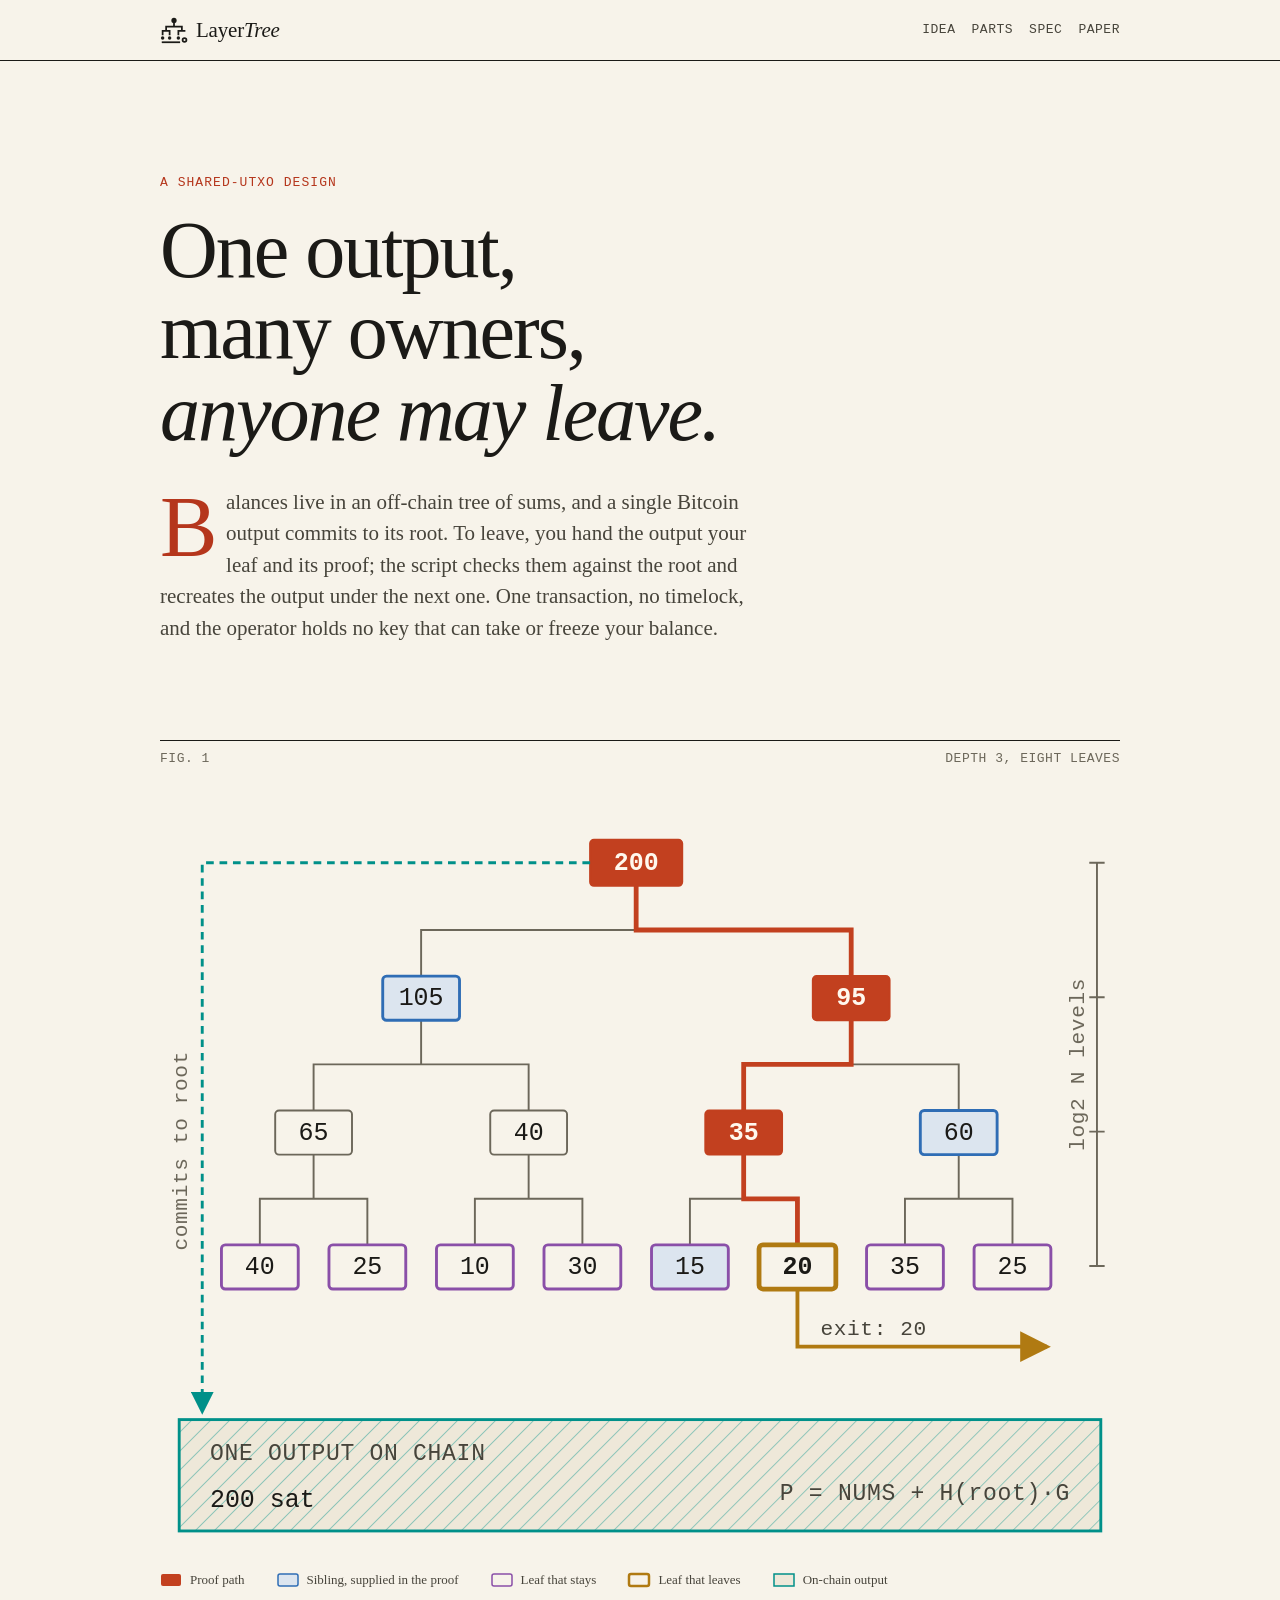
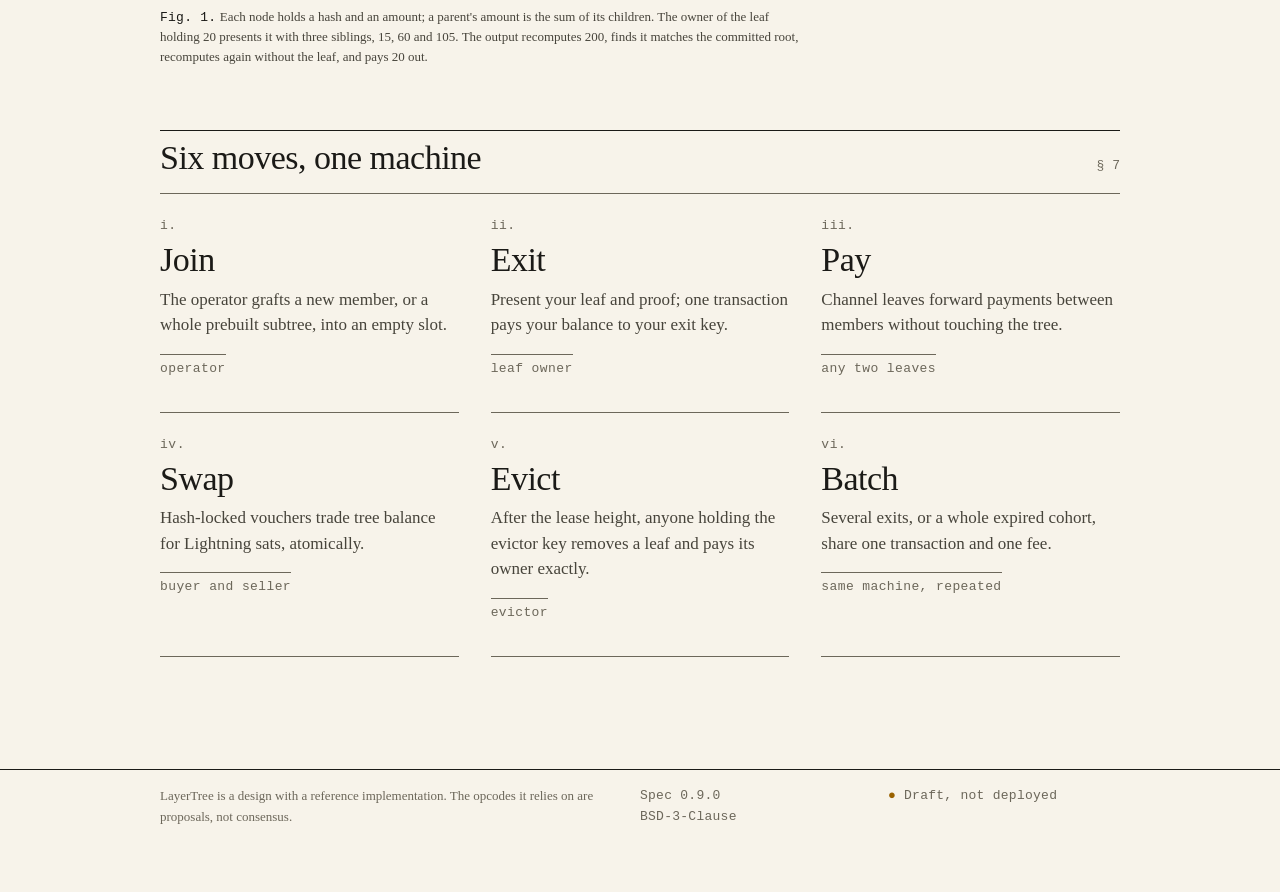
<file: site/identity/editorial/sample.html>
<!doctype html>
<html lang="en">
<head>
<meta charset="utf-8">
<meta name="viewport" content="width=device-width, initial-scale=1">
<meta name="color-scheme" content="light dark">
<title>LayerTree: editorial identity sample</title>
<style>
@import url("tokens.css");

*, *::before, *::after { box-sizing: border-box; }
html { -webkit-text-size-adjust: 100%; }
body {
  margin: 0;
  background: var(--surface);
  color: var(--ink);
  font-family: var(--font-body);
  font-size: var(--size-2);
  line-height: 1.6;
  font-feature-settings: "kern", "liga", "onum";
  text-rendering: optimizeLegibility;
}
a { color: var(--accent); text-underline-offset: 0.18em; text-decoration-thickness: 1px; transition: text-decoration-color var(--dur) var(--ease); }
a:hover { text-decoration-thickness: 2px; }
:focus-visible { outline: 2px solid var(--accent); outline-offset: 3px; }

.wrap { max-width: 64rem; margin: 0 auto; padding: 0 var(--space-3); }
@media (min-width: 48rem) { .wrap { padding: 0 var(--space-4); } }

/* Header: a running head, ruled below. */
.head { border-bottom: 1px solid var(--ink); }
.head .wrap { display: flex; align-items: center; justify-content: space-between; gap: var(--space-3); padding-top: var(--space-3); padding-bottom: var(--space-3); }
.brand { display: inline-flex; align-items: center; gap: var(--space-2); color: var(--ink); text-decoration: none; }
.brand svg { width: 28px; height: 28px; display: block; }
.wordmark { font-family: var(--font-display); font-size: var(--size-3); letter-spacing: -0.01em; line-height: 1; }
.wordmark b { font-weight: 500; }
.wordmark i { font-weight: 400; }
.head nav { display: flex; gap: var(--space-3); font-family: var(--font-mono); font-size: var(--size-1); letter-spacing: 0.04em; text-transform: uppercase; }
.head nav a { color: var(--ink-2); text-decoration: none; }
.head nav a:hover { color: var(--accent); }
@media (max-width: 30rem) { .head nav a:nth-child(n+3) { display: none; } }

/* Opening. */
.open { padding: var(--space-5) 0 var(--space-4); }
@media (min-width: 48rem) { .open { padding-top: var(--space-6); } }
.kicker { font-family: var(--font-mono); font-size: var(--size-1); letter-spacing: 0.08em; text-transform: uppercase; color: var(--accent); margin: 0 0 var(--space-3); }
h1 { font-family: var(--font-display); font-weight: 400; font-size: var(--size-6); line-height: 1.02; letter-spacing: -0.025em; margin: 0; max-width: 14ch; text-wrap: balance; }
h1 em { font-style: italic; }
.takeaway { max-width: 38rem; margin: var(--space-4) 0 0; font-size: var(--size-3); line-height: 1.5; color: var(--ink-2); }
.takeaway::first-letter { font-family: var(--font-display); float: left; font-size: 4.1em; line-height: 0.82; padding: 0.06em 0.1em 0 0; color: var(--accent); }

/* Figure. */
.fig { margin: var(--space-5) 0 var(--space-4); border-top: 1px solid var(--ink); padding-top: var(--space-2); }
.fig-label { display: flex; justify-content: space-between; font-family: var(--font-mono); font-size: var(--size-1); color: var(--ink-3); letter-spacing: 0.04em; }
.fig svg { display: block; width: 100%; height: auto; margin: var(--space-3) 0 var(--space-2); overflow: visible; }
.fig figcaption { font-size: var(--size-1); color: var(--ink-2); max-width: 40rem; line-height: 1.5; }
.fig figcaption b { font-family: var(--font-mono); font-weight: 500; color: var(--ink); letter-spacing: 0.02em; }

.legend { list-style: none; margin: var(--space-3) 0 var(--space-3); padding: 0; display: flex; flex-wrap: wrap; gap: var(--space-2) var(--space-4); font-size: var(--size-1); color: var(--ink-2); }
.legend li { display: inline-flex; align-items: center; gap: var(--space-2); }
.legend svg { width: 22px; height: 14px; margin: 0; overflow: visible; }

/* Diagram vocabulary: hairlines, mono figures, no shadows. */
.t-edge { fill: none; stroke: var(--ink-3); stroke-width: 1; }
.t-edge.on { stroke: var(--path); stroke-width: 2.5; }
.t-box { fill: var(--surface); stroke: var(--ink-3); stroke-width: 1; }
.t-box.sib { fill: var(--node-sum); stroke: var(--node); stroke-width: 1.5; }
.t-box.on { fill: var(--path); stroke: var(--path); }
.t-box.leaf { stroke: var(--leaf); stroke-width: 1.5; }
.t-box.exit { stroke: var(--leaf-exit); stroke-width: 2.5; }
.t-num { font-family: var(--font-mono); font-size: 13px; fill: var(--ink); text-anchor: middle; dominant-baseline: central; }
.t-num.on { fill: var(--accent-ink); font-weight: 600; }
.t-note { font-family: var(--font-mono); font-size: 11px; fill: var(--ink-3); letter-spacing: 0.03em; }
.t-note.k { fill: var(--ink-2); }
.t-dim { stroke: var(--ink-3); stroke-width: 1; fill: none; }
.t-chain { stroke: var(--chain); stroke-width: 1.5; fill: var(--surface-2); }
.t-hatch { stroke: var(--chain); stroke-width: 1; opacity: 0.4; }
.t-commit { stroke: var(--chain); stroke-width: 1.5; stroke-dasharray: 4 3; fill: none; }
.t-arrow-fill { fill: var(--chain); }
.t-out { stroke: var(--leaf-exit); stroke-width: 2; fill: none; }
.t-out-fill { fill: var(--leaf-exit); }

@media (max-width: 36rem) {
  .t-num { font-size: 16px; }
  .t-note { font-size: 13px; }
}

/* Motion: the proof path is drawn once, root to leaf. Nothing else moves. */
@keyframes draw { from { stroke-dashoffset: 1; } to { stroke-dashoffset: 0; } }
.t-edge.on { stroke-dasharray: 1; stroke-dashoffset: 0; animation: draw var(--dur-slow) var(--ease) backwards; }
.t-edge.on.d1 { animation-delay: 240ms; }
.t-edge.on.d2 { animation-delay: 560ms; }
.t-edge.on.d3 { animation-delay: 880ms; }
@media (prefers-reduced-motion: reduce) { .t-edge.on { animation: none; } }

/* Components: ruled entries, not boxed cards. */
.section-head { display: flex; align-items: baseline; justify-content: space-between; gap: var(--space-3); border-top: 1px solid var(--ink); padding-top: var(--space-2); margin: var(--space-5) 0 var(--space-3); }
.section-head h2 { font-family: var(--font-display); font-weight: 400; font-size: var(--size-4); letter-spacing: -0.015em; line-height: 1.1; margin: 0; }
.section-head span { font-family: var(--font-mono); font-size: var(--size-1); color: var(--ink-3); }
.grid { display: grid; grid-template-columns: 1fr; gap: 0; margin: 0; padding: 0; list-style: none; border-top: 1px solid var(--ink-3); }
@media (min-width: 40rem) { .grid { grid-template-columns: repeat(2, 1fr); column-gap: var(--space-4); } }
@media (min-width: 60rem) { .grid { grid-template-columns: repeat(3, 1fr); } }
.card { position: relative; padding: var(--space-3) 0 var(--space-4); border-bottom: 1px solid var(--ink-3); transition: background var(--dur) var(--ease); }
.card a { color: inherit; text-decoration: none; display: block; }
.card .n { font-family: var(--font-mono); font-size: var(--size-1); color: var(--ink-3); letter-spacing: 0.04em; }
.card h3 { font-family: var(--font-display); font-weight: 500; font-size: var(--size-4); line-height: 1.1; letter-spacing: -0.015em; margin: var(--space-1) 0 var(--space-2); transition: color var(--dur) var(--ease); }
.card p { margin: 0; font-size: var(--size-2); color: var(--ink-2); line-height: 1.5; max-width: 26rem; }
.card .who { display: inline-block; margin-top: var(--space-3); font-family: var(--font-mono); font-size: var(--size-1); color: var(--ink-3); border-top: 1px solid currentColor; padding-top: var(--space-1); letter-spacing: 0.03em; }
.card:hover h3, .card:focus-within h3 { color: var(--accent); }
.card::after { content: ""; position: absolute; left: 0; bottom: -1px; height: 2px; width: 0; background: var(--accent); transition: width var(--dur) var(--ease); }
.card:hover::after, .card:focus-within::after { width: 100%; }

/* Footer: a colophon. */
footer { margin-top: var(--space-6); border-top: 1px solid var(--ink); padding: var(--space-3) 0 var(--space-5); color: var(--ink-3); font-size: var(--size-1); }
footer .wrap { display: grid; gap: var(--space-3); }
@media (min-width: 48rem) { footer .wrap { grid-template-columns: 2fr 1fr 1fr; } }
footer p { margin: 0; max-width: 32rem; }
footer .m { font-family: var(--font-mono); letter-spacing: 0.02em; }
.status { display: inline-flex; gap: var(--space-2); align-items: center; }
.status::before { content: "\25CF"; color: var(--warn); }
</style>
</head>
<body>

<svg width="0" height="0" style="position:absolute" aria-hidden="true">
  <symbol id="mark" viewBox="0 0 32 32">
    <g fill="none" stroke="currentColor" stroke-width="2" stroke-linejoin="miter">
      <path d="M16 8V12M7 17V12H25V17"/>
      <path d="M3 22V17H11V22M21 22V17H29"/>
      <path d="M2 30H23"/>
      <circle cx="28" cy="27.5" r="2.2"/>
    </g>
    <g fill="currentColor">
      <circle cx="16" cy="5" r="3"/><circle cx="3" cy="25" r="2"/>
      <circle cx="11" cy="25" r="2"/><circle cx="21" cy="25" r="2"/>
    </g>
  </symbol>
</svg>

<header class="head">
  <div class="wrap">
    <a class="brand" href="#" aria-label="LayerTree, home">
      <svg aria-hidden="true"><use href="#mark"/></svg>
      <span class="wordmark"><b>Layer</b><i>Tree</i></span>
    </a>
    <nav aria-label="Primary">
      <a href="#fig-1">Idea</a><a href="#parts">Parts</a><a href="#">Spec</a><a href="#">Paper</a>
    </nav>
  </div>
</header>

<main class="wrap">
  <section class="open">
    <p class="kicker">A shared-UTXO design</p>
    <h1>One output, many owners, <em>anyone may leave.</em></h1>
    <p class="takeaway">Balances live in an off-chain tree of sums, and a single Bitcoin output commits to its root. To leave, you hand the output your leaf and its proof; the script checks them against the root and recreates the output under the next one. One transaction, no timelock, and the operator holds no key that can take or freeze your balance.</p>
  </section>

  <figure class="fig" id="fig-1">
    <div class="fig-label"><span>FIG. 1</span><span>DEPTH 3, EIGHT LEAVES</span></div>
    <svg viewBox="0 0 500 400" role="img" aria-labelledby="fig1t fig1d">
      <title id="fig1t">A Merkle-sum tree with one proof path</title>
      <desc id="fig1d">Eight leaves hold 40, 25, 10, 30, 15, 20, 35 and 25. Their sums combine to a root of 200, which the on-chain output commits to. The path from the sixth leaf, 20, to the root is highlighted, with its three siblings, 15, 60 and 105, shown as the proof. The sixth leaf exits with 20.</desc>
      <defs>
        <pattern id="hatch" width="7" height="7" patternUnits="userSpaceOnUse" patternTransform="rotate(45)">
          <line x1="0" y1="0" x2="0" y2="7" class="t-hatch"/>
        </pattern>
        <marker id="ah" viewBox="0 0 8 8" refX="7" refY="4" markerWidth="8" markerHeight="8" orient="auto"><path d="M0 0L8 4L0 8z" class="t-arrow-fill"/></marker>
        <marker id="ax" viewBox="0 0 8 8" refX="7" refY="4" markerWidth="8" markerHeight="8" orient="auto"><path d="M0 0L8 4L0 8z" class="t-out-fill"/></marker>
      </defs>

      <!-- Edges: parent stem, bar, child stem. -->
      <g>
        <path class="t-edge" d="M248 52V75H136V99"/>
        <path class="t-edge" d="M136 122V145H80V169M136 122V145H192V169"/>
        <path class="t-edge" d="M360 122V145H416V169"/>
        <path class="t-edge" d="M80 192V215H52V239M80 192V215H108V239"/>
        <path class="t-edge" d="M192 192V215H164V239M192 192V215H220V239"/>
        <path class="t-edge" d="M416 192V215H388V239M416 192V215H444V239"/>
        <path class="t-edge" d="M304 192V215H276V239"/>
      </g>
      <!-- The proof path, root to leaf. -->
      <g>
        <path class="t-edge on d1" pathLength="1" d="M248 52V75H360V99"/>
        <path class="t-edge on d2" pathLength="1" d="M360 122V145H304V169"/>
        <path class="t-edge on d3" pathLength="1" d="M304 192V215H332V239"/>
      </g>

      <!-- Root and interior nodes. -->
      <rect class="t-box on" x="224" y="28" width="48" height="24" rx="2"/><text class="t-num on" x="248" y="40">200</text>
      <rect class="t-box sib" x="116" y="99" width="40" height="23" rx="2"/><text class="t-num" x="136" y="110.5">105</text>
      <rect class="t-box on" x="340" y="99" width="40" height="23" rx="2"/><text class="t-num on" x="360" y="110.5">95</text>
      <rect class="t-box" x="60" y="169" width="40" height="23" rx="2"/><text class="t-num" x="80" y="180.5">65</text>
      <rect class="t-box" x="172" y="169" width="40" height="23" rx="2"/><text class="t-num" x="192" y="180.5">40</text>
      <rect class="t-box on" x="284" y="169" width="40" height="23" rx="2"/><text class="t-num on" x="304" y="180.5">35</text>
      <rect class="t-box sib" x="396" y="169" width="40" height="23" rx="2"/><text class="t-num" x="416" y="180.5">60</text>

      <!-- Leaves. -->
      <rect class="t-box leaf" x="32"  y="239" width="40" height="23" rx="2"/><text class="t-num" x="52"  y="250.5">40</text>
      <rect class="t-box leaf" x="88"  y="239" width="40" height="23" rx="2"/><text class="t-num" x="108" y="250.5">25</text>
      <rect class="t-box leaf" x="144" y="239" width="40" height="23" rx="2"/><text class="t-num" x="164" y="250.5">10</text>
      <rect class="t-box leaf" x="200" y="239" width="40" height="23" rx="2"/><text class="t-num" x="220" y="250.5">30</text>
      <rect class="t-box leaf sib" x="256" y="239" width="40" height="23" rx="2"/><text class="t-num" x="276" y="250.5">15</text>
      <rect class="t-box exit" x="312" y="239" width="40" height="23" rx="2"/><text class="t-num" x="332" y="250.5" style="font-weight:600">20</text>
      <rect class="t-box leaf" x="368" y="239" width="40" height="23" rx="2"/><text class="t-num" x="388" y="250.5">35</text>
      <rect class="t-box leaf" x="424" y="239" width="40" height="23" rx="2"/><text class="t-num" x="444" y="250.5">25</text>

      <!-- Dimension line: depth. -->
      <g class="t-dim"><path d="M488 40V250M484 40H492M484 110H492M484 180H492M484 250H492"/></g>
      <text class="t-note" transform="translate(481 145) rotate(-90)" text-anchor="middle">log2 N levels</text>

      <!-- The exit: a leaf leaves, in one move. -->
      <path class="t-out" d="M332 262V292H462" marker-end="url(#ax)"/>
      <text class="t-note k" x="344" y="286">exit: 20</text>

      <!-- Commitment from root to the output. -->
      <path class="t-commit" d="M224 40H22V326" marker-end="url(#ah)"/>
      <text class="t-note" transform="translate(14 190) rotate(-90)" text-anchor="middle">commits to root</text>

      <!-- On-chain strip. -->
      <rect class="t-chain" x="10" y="330" width="480" height="58"/>
      <rect x="10" y="330" width="480" height="58" fill="url(#hatch)"/>
      <text class="t-note k" x="26" y="351" style="font-size:12px">ONE OUTPUT ON CHAIN</text>
      <text class="t-num" x="26" y="372" style="text-anchor:start;font-size:13px">200 sat</text>
      <text class="t-note k" x="474" y="372" text-anchor="end" style="font-size:12px">P = NUMS + H(root)·G</text>
    </svg>

    <ul class="legend" aria-label="Legend">
      <li><svg viewBox="0 0 22 14"><rect x="1" y="1" width="20" height="12" rx="2" fill="var(--path)"/></svg>Proof path</li>
      <li><svg viewBox="0 0 22 14"><rect x="1" y="1" width="20" height="12" rx="2" fill="var(--node-sum)" stroke="var(--node)" stroke-width="1.5"/></svg>Sibling, supplied in the proof</li>
      <li><svg viewBox="0 0 22 14"><rect x="1" y="1" width="20" height="12" rx="2" fill="none" stroke="var(--leaf)" stroke-width="1.5"/></svg>Leaf that stays</li>
      <li><svg viewBox="0 0 22 14"><rect x="1" y="1" width="20" height="12" rx="2" fill="none" stroke="var(--leaf-exit)" stroke-width="2.5"/></svg>Leaf that leaves</li>
      <li><svg viewBox="0 0 22 14"><rect x="1" y="1" width="20" height="12" fill="var(--surface-2)" stroke="var(--chain)" stroke-width="1.5"/></svg>On-chain output</li>
    </ul>

    <figcaption><b>Fig. 1.</b> Each node holds a hash and an amount; a parent's amount is the sum of its children. The owner of the leaf holding 20 presents it with three siblings, 15, 60 and 105. The output recomputes 200, finds it matches the committed root, recomputes again without the leaf, and pays 20 out.</figcaption>
  </figure>

  <div id="parts">
    <div class="section-head"><h2>Six moves, one machine</h2><span>§ 7</span></div>
    <ul class="grid">
      <li class="card"><a href="#"><span class="n">i.</span><h3>Join</h3><p>The operator grafts a new member, or a whole prebuilt subtree, into an empty slot.</p><span class="who">operator</span></a></li>
      <li class="card"><a href="#"><span class="n">ii.</span><h3>Exit</h3><p>Present your leaf and proof; one transaction pays your balance to your exit key.</p><span class="who">leaf owner</span></a></li>
      <li class="card"><a href="#"><span class="n">iii.</span><h3>Pay</h3><p>Channel leaves forward payments between members without touching the tree.</p><span class="who">any two leaves</span></a></li>
      <li class="card"><a href="#"><span class="n">iv.</span><h3>Swap</h3><p>Hash-locked vouchers trade tree balance for Lightning sats, atomically.</p><span class="who">buyer and seller</span></a></li>
      <li class="card"><a href="#"><span class="n">v.</span><h3>Evict</h3><p>After the lease height, anyone holding the evictor key removes a leaf and pays its owner exactly.</p><span class="who">evictor</span></a></li>
      <li class="card"><a href="#"><span class="n">vi.</span><h3>Batch</h3><p>Several exits, or a whole expired cohort, share one transaction and one fee.</p><span class="who">same machine, repeated</span></a></li>
    </ul>
  </div>
</main>

<footer>
  <div class="wrap">
    <p>LayerTree is a design with a reference implementation. The opcodes it relies on are proposals, not consensus.</p>
    <p class="m">Spec 0.9.0<br>BSD-3-Clause</p>
    <p class="m"><span class="status">Draft, not deployed</span></p>
  </div>
</footer>

</body>
</html>
</file>
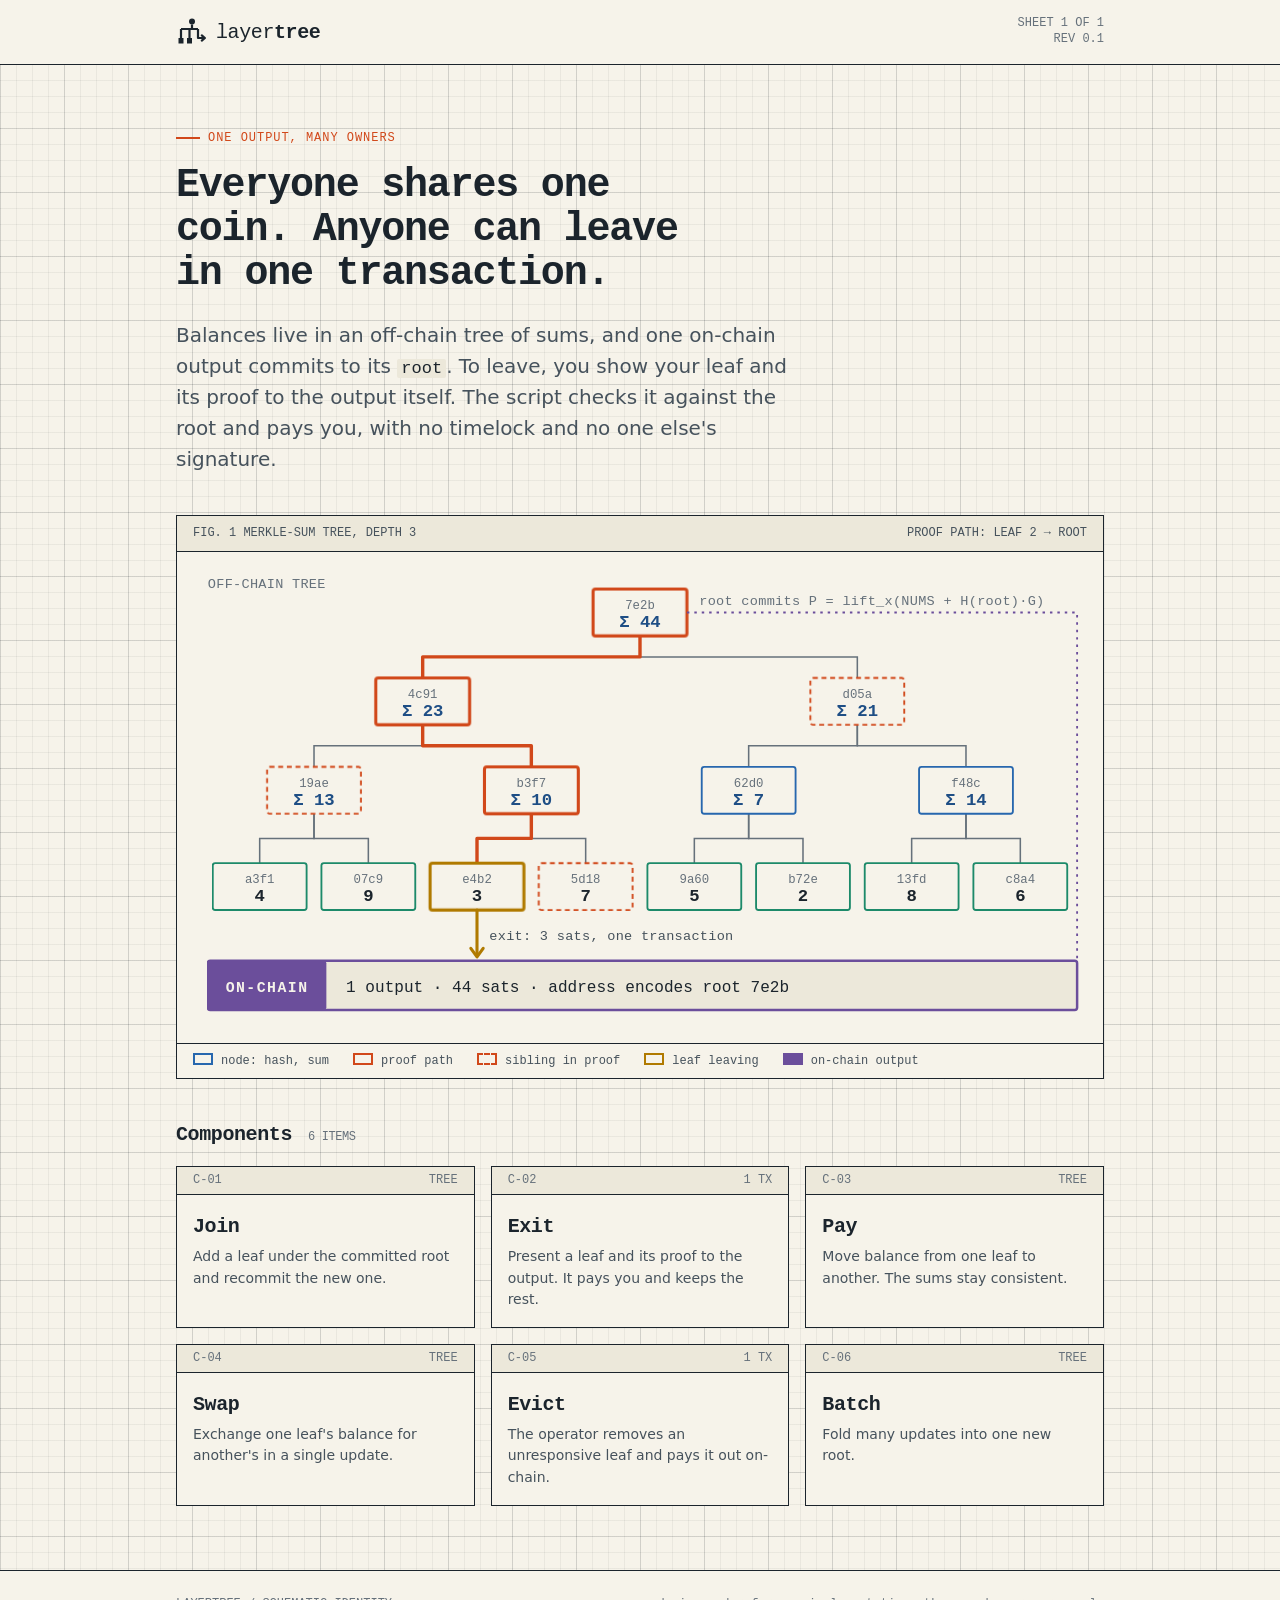
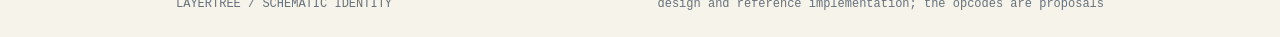
<file: site/identity/schematic/sample.html>
<!doctype html>
<html lang="en">
<head>
<meta charset="utf-8">
<meta name="viewport" content="width=device-width, initial-scale=1">
<meta name="color-scheme" content="light dark">
<title>LayerTree, schematic identity sample</title>
<style>
@import url("tokens.css");

*, *::before, *::after { box-sizing: border-box; }
html { -webkit-text-size-adjust: 100%; }
body {
  margin: 0;
  background-color: var(--surface);
  background-image:
    linear-gradient(var(--grid-major) 1px, transparent 1px),
    linear-gradient(90deg, var(--grid-major) 1px, transparent 1px),
    linear-gradient(var(--grid-minor) 1px, transparent 1px),
    linear-gradient(90deg, var(--grid-minor) 1px, transparent 1px);
  background-size: 64px 64px, 64px 64px, 16px 16px, 16px 16px;
  color: var(--ink);
  font-family: var(--font-body);
  font-size: var(--size-3);
  line-height: 1.55;
}
.wrap { max-width: 60rem; margin: 0 auto; padding: 0 var(--space-3); }
a { color: inherit; }
:focus-visible { outline: 2px solid var(--accent); outline-offset: 2px; }

/* Header: a title block */
header { border-bottom: 1px solid var(--ink); background: var(--surface); }
header .wrap { display: flex; align-items: center; justify-content: space-between; gap: var(--space-3); padding-top: var(--space-3); padding-bottom: var(--space-3); }
.brand { display: flex; align-items: center; gap: var(--space-2); text-decoration: none; color: var(--ink); }
.brand svg { width: 2rem; height: 2rem; flex: none; }
.brand span { font-family: var(--font-display); font-size: var(--size-4); letter-spacing: -0.02em; font-weight: 400; }
.brand b { font-weight: 700; }
.sheet { font-family: var(--font-mono); font-size: var(--size-1); color: var(--ink-3); text-align: right; line-height: 1.3; }

/* Hero */
.hero { padding: var(--space-6) 0 var(--space-5); }
.eyebrow { font-family: var(--font-mono); font-size: var(--size-1); letter-spacing: 0.08em; text-transform: uppercase; color: var(--accent); margin: 0 0 var(--space-3); }
.eyebrow::before { content: ""; display: inline-block; width: 1.5rem; height: 2px; background: var(--accent); vertical-align: middle; margin-right: var(--space-2); }
h1 { font-family: var(--font-display); font-weight: 700; font-size: clamp(var(--size-5), 6vw, var(--size-6)); line-height: 1.1; letter-spacing: -0.03em; margin: 0 0 var(--space-4); max-width: 22ch; }
.lede { font-size: var(--size-4); color: var(--ink-2); max-width: 40rem; margin: 0; }
.lede code { font-family: var(--font-mono); font-size: 0.85em; background: var(--surface-2); padding: 0 var(--space-1); border-radius: var(--radius); color: var(--ink); }

/* Figure: a datasheet plate */
figure.plate { margin: 0 0 var(--space-5); border: 1px solid var(--ink); background: var(--surface); }
.plate .cap { display: flex; justify-content: space-between; gap: var(--space-3); border-bottom: 1px solid var(--ink); background: var(--surface-2); padding: var(--space-2) var(--space-3); font-family: var(--font-mono); font-size: var(--size-1); color: var(--ink-2); }
.plate .scroll { overflow-x: auto; padding: var(--space-3); }
.plate svg.tree { display: block; width: 100%; min-width: 600px; height: auto; font-family: var(--font-mono); }
.plate .legend { display: flex; flex-wrap: wrap; gap: var(--space-2) var(--space-4); border-top: 1px solid var(--ink); padding: var(--space-2) var(--space-3); font-family: var(--font-mono); font-size: var(--size-1); color: var(--ink-2); margin: 0; list-style: none; }
.legend i { display: inline-block; width: 1.25rem; height: 0.75rem; border: 2px solid; margin-right: var(--space-2); vertical-align: -1px; background: var(--surface); }
.legend .l-node { border-color: var(--node); }
.legend .l-path { border-color: var(--path); }
.legend .l-sib { border-color: var(--path); border-style: dashed; }
.legend .l-exit { border-color: var(--leaf-exit); }
.legend .l-chain { border-color: var(--chain); background: var(--chain); }

/* Tree drawing */
.tree .e { fill: none; stroke: var(--ink-3); stroke-width: 1.25; }
.tree .e-path { fill: none; stroke: var(--path); stroke-width: 2.75; stroke-linejoin: round; }
.tree .n rect { fill: var(--surface); stroke: var(--node); stroke-width: 1.5; }
.tree .n.leaf rect { stroke: var(--leaf); }
.tree .n.on rect { stroke: var(--path); stroke-width: 2.5; }
.tree .n.sib rect { stroke: var(--path); stroke-width: 1.5; stroke-dasharray: 4 3; }
.tree .n.exit rect { stroke: var(--leaf-exit); stroke-width: 2.5; }
.tree .n text { text-anchor: middle; }
.tree .n .h { font-size: 10px; fill: var(--ink-3); }
.tree .n .s { font-size: 14px; font-weight: 700; fill: var(--node-sum); }
.tree .n.leaf .s { fill: var(--ink); }
.tree .rail { fill: none; stroke: var(--chain); stroke-width: 1.5; stroke-dasharray: 2 4; }
.tree .exitarrow path { fill: none; stroke: var(--leaf-exit); stroke-width: 2.5; stroke-linejoin: round; stroke-linecap: round; }
.tree .note { font-size: 11px; fill: var(--ink-3); letter-spacing: 0.02em; }
.tree .note.ex { fill: var(--ink-2); }
.tree .strip { fill: var(--surface-2); stroke: var(--chain); stroke-width: 2; }
.tree .tag { fill: var(--chain); }
.tree .tagt { font-size: 12px; font-weight: 700; letter-spacing: 0.1em; fill: var(--surface); text-anchor: middle; }
.tree .st { font-size: 13px; fill: var(--ink); }

/* Draw-on, once. Layout never moves; only strokes are drawn. */
@media (prefers-reduced-motion: no-preference) {
  .tree .e-path { stroke-dasharray: 1; stroke-dashoffset: 0; animation: draw var(--dur-slow) var(--ease) 240ms both; }
  .tree .n.on rect, .tree .n.sib rect { animation: fade var(--dur) var(--ease) both; }
  @keyframes draw { from { stroke-dashoffset: 1; } }
  @keyframes fade { from { opacity: 0.35; } }
}

/* Components */
h2 { font-family: var(--font-display); font-size: var(--size-4); font-weight: 700; letter-spacing: -0.02em; margin: 0 0 var(--space-3); display: flex; align-items: baseline; gap: var(--space-3); }
h2 small { font-family: var(--font-mono); font-size: var(--size-1); font-weight: 400; color: var(--ink-3); }
.grid { display: grid; grid-template-columns: repeat(auto-fill, minmax(15rem, 1fr)); gap: var(--space-3); padding: 0; margin: 0 0 var(--space-6); list-style: none; }
.card { border: 1px solid var(--ink); background: var(--surface); transition: border-color var(--dur-fast) var(--ease), box-shadow var(--dur-fast) var(--ease); }
.card:hover, .card:focus-within { border-color: var(--accent); box-shadow: 3px 3px 0 var(--accent); }
.card a { display: block; text-decoration: none; padding: 0; height: 100%; }
.card .ref { display: flex; justify-content: space-between; font-family: var(--font-mono); font-size: var(--size-1); color: var(--ink-3); background: var(--surface-2); border-bottom: 1px solid var(--ink); padding: var(--space-1) var(--space-3); }
.card h3 { font-family: var(--font-display); font-size: var(--size-4); margin: var(--space-3) var(--space-3) var(--space-1); letter-spacing: -0.02em; }
.card p { margin: 0 var(--space-3) var(--space-3); color: var(--ink-2); font-size: var(--size-2); }

footer { border-top: 1px solid var(--ink); background: var(--surface); padding: var(--space-4) 0; font-family: var(--font-mono); font-size: var(--size-1); color: var(--ink-3); }
footer .wrap { display: flex; flex-wrap: wrap; justify-content: space-between; gap: var(--space-2) var(--space-4); }

@media (max-width: 30rem) {
  .hero { padding: var(--space-5) 0 var(--space-4); }
  .sheet { display: none; }
  .plate .cap { flex-direction: column; gap: 0; }
}
</style>
</head>
<body>
<svg width="0" height="0" style="position:absolute" aria-hidden="true">
  <symbol id="mark" viewBox="0 0 32 32">
    <circle cx="16" cy="5.5" r="3" fill="currentColor"/>
    <path d="M16 8.5V13M5 13H22M5 13V22M13.5 13V22M22 13V22H28.5" fill="none" stroke="currentColor" stroke-width="2.2" stroke-linejoin="round"/>
    <path d="M25.8 19.4L28.9 22L25.8 24.6" fill="none" stroke="currentColor" stroke-width="2.2" stroke-linecap="round" stroke-linejoin="round"/>
    <rect x="2.5" y="22" width="5" height="5.5" fill="currentColor"/>
    <rect x="11" y="22" width="5" height="5.5" fill="currentColor"/>
  </symbol>
</svg>

<header>
  <div class="wrap">
    <a class="brand" href="#" aria-label="LayerTree home">
      <svg aria-hidden="true"><use href="#mark"/></svg>
      <span>layer<b>tree</b></span>
    </a>
    <div class="sheet">SHEET 1 OF 1<br>REV 0.1</div>
  </div>
</header>

<main class="wrap">
  <section class="hero">
    <p class="eyebrow">One output, many owners</p>
    <h1>Everyone shares one coin. Anyone can leave in one transaction.</h1>
    <p class="lede">Balances live in an off-chain tree of sums, and one on-chain output commits to its <code>root</code>. To leave, you show your leaf and its proof to the output itself. The script checks it against the root and pays you, with no timelock and no one else's signature.</p>
  </section>

  <figure class="plate">
    <div class="cap"><span>FIG. 1  MERKLE-SUM TREE, DEPTH 3</span><span>PROOF PATH: LEAF 2 &rarr; ROOT</span></div>
    <div class="scroll"><svg class="tree" viewBox="0 0 724 372" role="img" aria-labelledby="t-title t-desc" xmlns="http://www.w3.org/2000/svg">
<title id="t-title">Depth-3 Merkle-sum tree with one proof path</title>
<desc id="t-desc">Eight leaves with balances 4, 9, 3, 7, 5, 2, 8, 6 sum to 44 at the root. The path from the third leaf (balance 3) to the root is highlighted, with its three sibling nodes dashed. The root is committed by a single on-chain output of 44 sats, and the third leaf exits to it.</desc>
<g class="edges"><path class="e" pathLength="1" d="M362 55V72H538V89"/><path class="e" pathLength="1" d="M186 127V144H98V161"/><path class="e" pathLength="1" d="M538 127V144H450V161"/><path class="e" pathLength="1" d="M538 127V144H626V161"/><path class="e" pathLength="1" d="M98 199V219H54V239"/><path class="e" pathLength="1" d="M98 199V219H142V239"/><path class="e" pathLength="1" d="M274 199V219H318V239"/><path class="e" pathLength="1" d="M450 199V219H406V239"/><path class="e" pathLength="1" d="M450 199V219H494V239"/><path class="e" pathLength="1" d="M626 199V219H582V239"/><path class="e" pathLength="1" d="M626 199V219H670V239"/></g>
<g class="edges on"><path class="e-path" pathLength="1" d="M362 55V72H186V89"/><path class="e-path" pathLength="1" d="M186 127V144H274V161"/><path class="e-path" pathLength="1" d="M274 199V219H230V239"/></g>
<g class="n on"><rect x="324" y="17" width="76" height="38" rx="2"/><text class="h" x="362" y="33">7e2b</text><text class="s" x="362" y="48">&#931; 44</text></g><g class="n on"><rect x="148" y="89" width="76" height="38" rx="2"/><text class="h" x="186" y="105">4c91</text><text class="s" x="186" y="120">&#931; 23</text></g><g class="n sib"><rect x="500" y="89" width="76" height="38" rx="2"/><text class="h" x="538" y="105">d05a</text><text class="s" x="538" y="120">&#931; 21</text></g><g class="n sib"><rect x="60" y="161" width="76" height="38" rx="2"/><text class="h" x="98" y="177">19ae</text><text class="s" x="98" y="192">&#931; 13</text></g><g class="n on"><rect x="236" y="161" width="76" height="38" rx="2"/><text class="h" x="274" y="177">b3f7</text><text class="s" x="274" y="192">&#931; 10</text></g><g class="n"><rect x="412" y="161" width="76" height="38" rx="2"/><text class="h" x="450" y="177">62d0</text><text class="s" x="450" y="192">&#931; 7</text></g><g class="n"><rect x="588" y="161" width="76" height="38" rx="2"/><text class="h" x="626" y="177">f48c</text><text class="s" x="626" y="192">&#931; 14</text></g><g class="n leaf"><rect x="16" y="239" width="76" height="38" rx="2"/><text class="h" x="54" y="255">a3f1</text><text class="s" x="54" y="270">4</text></g><g class="n leaf"><rect x="104" y="239" width="76" height="38" rx="2"/><text class="h" x="142" y="255">07c9</text><text class="s" x="142" y="270">9</text></g><g class="n leaf on exit"><rect x="192" y="239" width="76" height="38" rx="2"/><text class="h" x="230" y="255">e4b2</text><text class="s" x="230" y="270">3</text></g><g class="n leaf sib"><rect x="280" y="239" width="76" height="38" rx="2"/><text class="h" x="318" y="255">5d18</text><text class="s" x="318" y="270">7</text></g><g class="n leaf"><rect x="368" y="239" width="76" height="38" rx="2"/><text class="h" x="406" y="255">9a60</text><text class="s" x="406" y="270">5</text></g><g class="n leaf"><rect x="456" y="239" width="76" height="38" rx="2"/><text class="h" x="494" y="255">b72e</text><text class="s" x="494" y="270">2</text></g><g class="n leaf"><rect x="544" y="239" width="76" height="38" rx="2"/><text class="h" x="582" y="255">13fd</text><text class="s" x="582" y="270">8</text></g><g class="n leaf"><rect x="632" y="239" width="76" height="38" rx="2"/><text class="h" x="670" y="255">c8a4</text><text class="s" x="670" y="270">6</text></g>
<path class="rail" d="M400 36H716V318"/>
<text class="note" x="410" y="30">root commits P = lift_x(NUMS + H(root)&#183;G)</text>
<g class="exitarrow"><path d="M230 277V314"/><path d="M225 308L230 315L235 308"/></g>
<text class="note ex" x="240" y="301">exit: 3 sats, one transaction</text>
<g class="chain"><rect class="strip" x="12" y="318" width="704" height="40" rx="2"/>
<rect class="tag" x="12" y="318" width="96" height="40" rx="2"/>
<text class="tagt" x="60" y="343">ON-CHAIN</text>
<text class="st" x="124" y="343">1 output &#183; 44 sats &#183; address encodes root 7e2b</text></g>
<text class="note" x="12" y="16">OFF-CHAIN TREE</text>
</svg></div>
    <ul class="legend">
      <li><i class="l-node"></i>node: hash, sum</li>
      <li><i class="l-path"></i>proof path</li>
      <li><i class="l-sib"></i>sibling in proof</li>
      <li><i class="l-exit"></i>leaf leaving</li>
      <li><i class="l-chain"></i>on-chain output</li>
    </ul>
  </figure>

  <section aria-labelledby="comp">
    <h2 id="comp">Components <small>6 ITEMS</small></h2>
    <ul class="grid">
      <li class="card"><a href="#join"><div class="ref"><span>C-01</span><span>TREE</span></div><h3>Join</h3><p>Add a leaf under the committed root and recommit the new one.</p></a></li>
      <li class="card"><a href="#exit"><div class="ref"><span>C-02</span><span>1 TX</span></div><h3>Exit</h3><p>Present a leaf and its proof to the output. It pays you and keeps the rest.</p></a></li>
      <li class="card"><a href="#pay"><div class="ref"><span>C-03</span><span>TREE</span></div><h3>Pay</h3><p>Move balance from one leaf to another. The sums stay consistent.</p></a></li>
      <li class="card"><a href="#swap"><div class="ref"><span>C-04</span><span>TREE</span></div><h3>Swap</h3><p>Exchange one leaf's balance for another's in a single update.</p></a></li>
      <li class="card"><a href="#evict"><div class="ref"><span>C-05</span><span>1 TX</span></div><h3>Evict</h3><p>The operator removes an unresponsive leaf and pays it out on-chain.</p></a></li>
      <li class="card"><a href="#batch"><div class="ref"><span>C-06</span><span>TREE</span></div><h3>Batch</h3><p>Fold many updates into one new root.</p></a></li>
    </ul>
  </section>
</main>

<footer>
  <div class="wrap"><span>LAYERTREE / SCHEMATIC IDENTITY</span><span>design and reference implementation; the opcodes are proposals</span></div>
</footer>
</body>
</html>
</file>
<file: site/css/tokens.css>
/*
 * Design tokens for the LayerTree explainer.
 *
 * This is the only file a visual identity needs to change. Every color,
 * font, size, spacing step and motion duration used by site.css and by the
 * SVG that js/tree-anim.js draws is one of the custom properties below.
 *
 * Identity: the schematic identity (site/identity/schematic/) with the
 * warmth of the approachable one (site/identity/approachable/). The page is
 * a drafting sheet on cream paper with brown-black ink, a 16 px grid, IBM
 * Plex Mono for labels and display, IBM Plex Sans for body, and one signal
 * color, vermilion, for the proof path and for links.
 */

:root {
  color-scheme: light dark;

  /* Color: light theme. Cream drafting paper, brown-black ink. */
  --color-bg: #f4ede0;              /* the sheet, under the grid */
  --color-surface: #fbf7ef;         /* figure plates, cards, the header */
  --color-surface-2: #ede4d3;       /* caption bars, card heads, the on-chain strip */
  --color-text: #2a2119;
  --color-text-muted: #5e5043;
  --color-border: #d9cdb8;          /* hairlines inside a plate */
  --color-border-strong: #8a7b69;   /* edges, neutral outlines */
  --color-rule: #2a2119;            /* the 1 px ink rule round plates and cards */
  --color-grid-minor: rgba(42, 33, 25, 0.055);
  --color-grid-major: rgba(42, 33, 25, 0.11);
  --color-link: #a83a12;            /* vermilion, darkened for text contrast */
  --color-accent: #d1481a;          /* the signal: proof path, fold, new root */
  --color-accent-soft: #f8ddd0;
  --color-accent-ink: #ffffff;      /* text on the accent */
  --color-sibling: #d1481a;         /* siblings keep the signal, drawn dashed */
  --color-sibling-soft: #fbf7ef;

  /* The categorical set, validated together (see site/README.md):
     node, path (the accent), leaf, leaf-exit, chain. */
  --color-node: #2767ae;            /* interior node outline */
  --color-node-sum: #1e4e85;        /* sum written on an interior node */
  --color-leaf: #1d8a6a;            /* leaf outline */
  --color-leaf-exit: #a67300;       /* the leaf that is leaving, its arrow, its payout */
  --color-chain: #6b4e9b;           /* the on-chain strip, the only solid shape */

  --color-good: #2e7d32;            /* checks that hold */
  --color-good-soft: #dfecd6;
  --color-bad: #a3201b;             /* checks that fail */
  --color-bad-soft: #f6d9d3;
  --color-pending: #2767ae;         /* a root computed but not yet committed: the node color, dashed */
  --color-empty: #bcae98;
  --color-focus: #2767ae;

  /* Type. IBM Plex is loaded from Google Fonts in each page's head; the
     stacks after it keep the site readable offline. */
  --font-body: "IBM Plex Sans", "Source Sans 3", ui-sans-serif, system-ui, -apple-system, "Segoe UI", sans-serif;
  --font-display: "IBM Plex Mono", "JetBrains Mono", ui-monospace, SFMono-Regular, Menlo, Consolas, monospace;
  --font-mono: "IBM Plex Mono", "JetBrains Mono", ui-monospace, SFMono-Regular, Menlo, Consolas, monospace;

  --text-xs: 0.75rem;
  --text-sm: 0.875rem;
  --text-base: 1.03rem;
  --text-md: 1.2rem;
  --text-lg: 1.5rem;
  --text-xl: 1.9rem;
  --text-2xl: 2.6rem;
  --leading-tight: 1.15;
  --leading-body: 1.6;

  /* Sizes of text drawn inside the SVG figures, in CSS pixels. */
  --svg-text-sm: 10.5px;
  --svg-text: 12.5px;
  --svg-text-lg: 14px;

  /* Spacing. The page grid is 16 px; the steps are a little roomier than a
     strict datasheet. */
  --space-1: 0.25rem;
  --space-2: 0.5rem;
  --space-3: 0.75rem;
  --space-4: 1rem;
  --space-5: 1.5rem;
  --space-6: 2.25rem;
  --space-7: 3.25rem;
  --space-8: 5rem;
  --gutter: 16px;
  --grid: 16px;
  --measure: 42rem;
  --wide: 60rem;

  /* Drafted corners, softened slightly; never pills. */
  --radius-sm: 2px;
  --radius: 4px;
  --border-width: 1px;
  --stroke: 1.5px;
  --stroke-strong: 2.5px;

  /* Motion. tree-anim.js staggers the fold by --motion-step per level.
     Strokes draw and colors settle; nothing bounces or pulses. */
  --motion-fast: 120ms;
  --motion-pulse: 480ms;
  --motion-step: 220ms;
  --motion-ease: cubic-bezier(0.2, 0, 0, 1);
}

/* Dark theme, chosen with the header toggle (js/theme.js). Light is the
   default whatever the OS prefers. */
:root[data-theme="dark"] {
  --color-bg: #1a1612;
  --color-surface: #221d18;
  --color-surface-2: #2b251e;
  --color-text: #f0e7d8;
  --color-text-muted: #bbae9c;
  --color-border: #3d352c;
  --color-border-strong: #85786a;
  --color-rule: #a69886;
  --color-grid-minor: rgba(240, 231, 216, 0.045);
  --color-grid-major: rgba(240, 231, 216, 0.09);
  --color-link: #f2845d;
  --color-accent: #ec6236;
  --color-accent-soft: #48261b;
  --color-accent-ink: #1a1612;
  --color-sibling: #ec6236;
  --color-sibling-soft: #221d18;
  --color-node: #5a8fd0;
  --color-node-sum: #9dbfea;
  --color-leaf: #38a586;
  --color-leaf-exit: #b98418;
  --color-chain: #9b82d4;
  --color-good: #5bb56a;
  --color-good-soft: #1f3121;
  --color-bad: #f08070;
  --color-bad-soft: #43201b;
  --color-pending: #5a8fd0;
  --color-empty: #5e5448;
  --color-focus: #8fb5e6;
}
</file>
<file: site/css/site.css>
/* Layout and components. Every color, font and duration is a token from tokens.css.

   The identity is a drafting sheet: a 16 px grid on cream paper, plates and
   cards ruled in ink with a caption bar, labels in mono, and one signal
   color (the accent) for the thing to follow. Everything off-chain is drawn
   outlined; the on-chain strip's tab is the one solid-filled shape. */

*, *::before, *::after { box-sizing: border-box; }

html { -webkit-text-size-adjust: 100%; }

body {
  margin: 0;
  background-color: var(--color-bg);
  background-image:
    linear-gradient(var(--color-grid-major) 1px, transparent 1px),
    linear-gradient(90deg, var(--color-grid-major) 1px, transparent 1px),
    linear-gradient(var(--color-grid-minor) 1px, transparent 1px),
    linear-gradient(90deg, var(--color-grid-minor) 1px, transparent 1px);
  background-size:
    calc(var(--grid) * 4) calc(var(--grid) * 4),
    calc(var(--grid) * 4) calc(var(--grid) * 4),
    var(--grid) var(--grid),
    var(--grid) var(--grid);
  background-position: -1px -1px;
  color: var(--color-text);
  font-family: var(--font-body);
  font-size: var(--text-base);
  line-height: var(--leading-body);
  overflow-wrap: break-word;
}

a { color: var(--color-link); text-underline-offset: 0.18em; text-decoration-thickness: 1px; }
a:hover { text-decoration-thickness: 2px; }

:focus-visible {
  outline: 2px solid var(--color-focus);
  outline-offset: 2px;
  border-radius: var(--radius-sm);
}

code, kbd, .mono {
  font-family: var(--font-mono);
  font-size: 0.86em;
}
code {
  background: var(--color-surface-2);
  padding: 0.05em 0.3em;
  border-radius: var(--radius-sm);
}
a code { color: inherit; }

strong, b { font-weight: 600; }

.skip-link {
  position: absolute;
  left: var(--gutter);
  top: -3rem;
  background: var(--color-surface);
  border: var(--border-width) solid var(--color-rule);
  padding: var(--space-2) var(--space-3);
  z-index: 10;
}
.skip-link:focus { top: var(--space-2); }

/* Header: a title block. */

.site-header {
  border-bottom: var(--border-width) solid var(--color-rule);
  background: var(--color-surface);
}
.site-header__inner {
  max-width: var(--wide);
  margin: 0 auto;
  padding: var(--space-3) var(--gutter);
  display: flex;
  flex-wrap: wrap;
  align-items: center;
  gap: var(--space-2) var(--space-5);
}
.site-name {
  display: inline-flex;
  align-items: center;
  gap: 0.6rem;
  font-family: var(--font-display);
  font-weight: 400;
  font-size: var(--text-md);
  letter-spacing: -0.02em;
  color: var(--color-text);
  text-decoration: none;
}
.site-name b { font-weight: 700; }
.site-name img { width: 28px; height: 28px; display: block; flex: none; }
.site-name .logo-dark { display: none; }
:root[data-theme="dark"] .site-name .logo-light { display: none; }
:root[data-theme="dark"] .site-name .logo-dark { display: block; }

.site-nav { flex: 1 1 24rem; }

/* Theme toggle: light by default, dark on request (js/theme.js). */
.theme-toggle {
  flex: none;
  font: inherit;
  font-family: var(--font-mono);
  font-size: var(--text-xs);
  letter-spacing: 0.06em;
  text-transform: uppercase;
  color: var(--color-text-muted);
  background: transparent;
  border: var(--border-width) solid var(--color-border-strong);
  padding: 0.25rem 0.6rem;
  cursor: pointer;
}
.theme-toggle:hover { color: var(--color-text); border-color: var(--color-text); }
.theme-toggle:focus-visible { outline: 2px solid var(--color-focus); outline-offset: 2px; }
.site-nav ul {
  list-style: none;
  margin: 0;
  padding: 0;
  display: flex;
  flex-wrap: wrap;
  gap: var(--space-1) var(--space-4);
  font-family: var(--font-mono);
  font-size: var(--text-xs);
  letter-spacing: 0.06em;
  text-transform: uppercase;
}
.site-nav li { margin: 0; }
.site-nav a { color: var(--color-text-muted); text-decoration: none; }
.site-nav a:hover { color: var(--color-text); text-decoration: underline; }
.site-nav a[aria-current="page"] {
  color: var(--color-text);
  font-weight: 700;
  text-decoration: underline;
  text-decoration-color: var(--color-accent);
  text-decoration-thickness: 2px;
  text-underline-offset: 0.35em;
}

/* Main column. Prose is held to a measure; figures may run wider. */

main {
  max-width: var(--wide);
  margin: 0 auto;
  padding: var(--space-7) var(--gutter) var(--space-8);
  counter-reset: fig;
}
main > * { max-width: var(--measure); }
main > .wide, main > .tree-anim, main > .card-grid, main > .table-wrap { max-width: var(--wide); }

h1, h2, h3 {
  font-family: var(--font-display);
  line-height: var(--leading-tight);
  font-weight: 700;
  letter-spacing: -0.03em;
}
h1 { font-size: var(--text-2xl); margin: 0 0 var(--space-5); }
h2 { font-size: var(--text-lg); margin: var(--space-7) 0 var(--space-3); letter-spacing: -0.02em; }
h3 { font-size: var(--text-md); margin: var(--space-5) 0 var(--space-2); letter-spacing: -0.02em; }
p, ul, ol { margin: 0 0 var(--space-4); }
li { margin-bottom: var(--space-2); }

.eyebrow {
  font-family: var(--font-mono);
  font-size: var(--text-xs);
  text-transform: uppercase;
  letter-spacing: 0.1em;
  color: var(--color-link);
  margin: 0 0 var(--space-3);
}
.eyebrow::before {
  content: "";
  display: inline-block;
  width: 1.5rem;
  height: 2px;
  background: var(--color-accent);
  vertical-align: middle;
  margin-right: var(--space-2);
}

.takeaway {
  font-size: var(--text-md);
  line-height: 1.55;
  background: var(--color-surface);
  border: var(--border-width) solid var(--color-rule);
  border-left: 4px solid var(--color-accent);
  border-radius: var(--radius);
  padding: var(--space-4) var(--space-5);
  margin: 0 0 var(--space-6);
}

.lede { font-size: var(--text-md); line-height: 1.55; }

dl.terms { margin: 0 0 var(--space-5); }
dl.terms dt {
  font-family: var(--font-mono);
  font-weight: 700;
  font-size: 0.95em;
  margin-top: var(--space-4);
}
dl.terms dd { margin: var(--space-1) 0 0 var(--space-4); }

/* Tables: a datasheet block. The wrapper scrolls on a narrow screen so the page does not. */

.table-wrap {
  overflow-x: auto;
  margin: 0 0 var(--space-5);
  background: var(--color-surface);
  border: var(--border-width) solid var(--color-rule);
  border-radius: var(--radius);
}
table {
  border-collapse: collapse;
  font-size: var(--text-sm);
  min-width: 100%;
}
caption {
  text-align: left;
  color: var(--color-text-muted);
  font-family: var(--font-mono);
  font-size: var(--text-xs);
  letter-spacing: 0.06em;
  text-transform: uppercase;
  padding: var(--space-2) var(--space-3);
  border-bottom: var(--border-width) solid var(--color-rule);
}
th, td {
  text-align: left;
  vertical-align: top;
  padding: var(--space-2) var(--space-3);
  border-bottom: var(--border-width) solid var(--color-border);
}
tr:last-child td { border-bottom: 0; }
th {
  font-family: var(--font-mono);
  font-size: var(--text-xs);
  font-weight: 700;
  letter-spacing: 0.06em;
  text-transform: uppercase;
  background: var(--color-surface-2);
  border-bottom: var(--border-width) solid var(--color-rule);
}
tbody th[scope="row"] {
  font-family: var(--font-body);
  font-size: var(--text-sm);
  font-weight: 600;
  letter-spacing: 0;
  text-transform: none;
  background: transparent;
  border-bottom: var(--border-width) solid var(--color-border);
}
tr:last-child th[scope="row"] { border-bottom: 0; }
td.num, th.num { text-align: right; font-family: var(--font-mono); font-variant-numeric: tabular-nums; white-space: nowrap; }
th.num { font-size: var(--text-xs); }

/* Cards linking to the component pages: datasheet entries. */

.card-grid {
  list-style: none;
  padding: 0;
  margin: var(--space-4) 0 var(--space-6);
  display: grid;
  grid-template-columns: repeat(auto-fill, minmax(15rem, 1fr));
  gap: var(--space-4);
}
.card-grid li { margin: 0; }
.card {
  display: flex;
  flex-direction: column;
  height: 100%;
  background: var(--color-surface);
  border: var(--border-width) solid var(--color-rule);
  border-radius: var(--radius);
  overflow: hidden;
  color: var(--color-text);
  text-decoration: none;
  transition: border-color var(--motion-fast) var(--motion-ease), box-shadow var(--motion-fast) var(--motion-ease);
}
.card:hover, .card:focus-visible {
  border-color: var(--color-accent);
  box-shadow: 3px 3px 0 var(--color-accent);
}
.card__ref {
  display: flex;
  justify-content: space-between;
  gap: var(--space-3);
  font-family: var(--font-mono);
  font-size: var(--text-xs);
  letter-spacing: 0.06em;
  color: var(--color-text-muted);
  background: var(--color-surface-2);
  border-bottom: var(--border-width) solid var(--color-rule);
  padding: var(--space-1) var(--space-3);
}
.card:hover .card__ref { border-bottom-color: var(--color-accent); }
.card__title {
  display: block;
  font-family: var(--font-display);
  font-weight: 700;
  font-size: var(--text-md);
  letter-spacing: -0.02em;
  line-height: var(--leading-tight);
  margin: var(--space-4) var(--space-4) var(--space-2);
}
.card__title::after { content: " \2192"; color: var(--color-accent); font-weight: 400; }
.card__body {
  display: block;
  font-size: var(--text-sm);
  color: var(--color-text-muted);
  margin: 0 var(--space-4) var(--space-4);
}
.card--primary { border-width: 2px; border-color: var(--color-accent); }
.card--primary .card__ref { color: var(--color-accent-ink); background: var(--color-accent); border-bottom-color: var(--color-accent); }

/* Figures: a numbered plate. Figures and step-throughs share one counter. */

.tree-anim, main figure { counter-increment: fig; }

figure {
  margin: var(--space-6) 0;
  background: var(--color-surface);
  border: var(--border-width) solid var(--color-rule);
  border-radius: var(--radius);
  overflow: hidden;
}
figure svg { display: block; max-width: 100%; height: auto; padding: var(--space-4); }
figcaption {
  font-size: var(--text-sm);
  color: var(--color-text-muted);
  background: var(--color-surface-2);
  border-top: var(--border-width) solid var(--color-rule);
  padding: var(--space-3) var(--space-4);
}
figcaption::before {
  content: "FIG. " counter(fig);
  display: block;
  font-family: var(--font-mono);
  font-size: var(--text-xs);
  font-weight: 700;
  letter-spacing: 0.08em;
  color: var(--color-text);
  margin-bottom: var(--space-1);
}

/* Static diagrams drawn inline in the pages. */
.diagram text { fill: var(--color-text); font-family: var(--font-mono); font-size: 12px; }
.diagram .d-sm { font-size: 11px; fill: var(--color-text-muted); letter-spacing: 0.02em; }
.diagram .d-b { font-weight: 700; }
.diagram .d-box { fill: var(--color-surface); stroke: var(--color-border-strong); stroke-width: 1.5px; }
.diagram .d-chain { fill: var(--color-surface-2); stroke: var(--color-chain); stroke-width: 2px; }
.diagram .d-tree { fill: var(--color-surface); stroke: var(--color-chain); stroke-width: 2px; }
.diagram .d-tx { fill: var(--color-surface); stroke: var(--color-text); stroke-width: 1.5px; }
.diagram .d-off { fill: var(--color-surface); stroke: var(--color-node); stroke-width: 1.5px; stroke-dasharray: 4 3; }
.diagram .d-line { stroke: var(--color-text-muted); stroke-width: 1.5px; fill: none; }
.diagram .d-dash { stroke: var(--color-chain); stroke-width: 1.5px; fill: none; stroke-dasharray: 2 4; }
.diagram .d-head { fill: var(--color-text-muted); }
.diagram .d-tab { fill: var(--color-chain); }
.diagram text.d-tab-t { fill: var(--color-surface); font-size: 10.5px; font-weight: 700; letter-spacing: 0.1em; }

.callout {
  background: var(--color-surface);
  border: var(--border-width) solid var(--color-rule);
  border-radius: var(--radius);
  padding: var(--space-4) var(--space-5);
  margin: 0 0 var(--space-5);
}
.callout > :last-child { margin-bottom: 0; }

/* The "deeper" footer of each page and the site footer. */

.deeper {
  margin-top: var(--space-7);
  padding-top: var(--space-4);
  border-top: 2px solid var(--color-rule);
}
.deeper h2 {
  margin-top: 0;
  font-size: var(--text-sm);
  text-transform: uppercase;
  letter-spacing: 0.08em;
}

.site-footer {
  border-top: var(--border-width) solid var(--color-rule);
  background: var(--color-surface);
  color: var(--color-text-muted);
  font-size: var(--text-sm);
}
.site-footer__inner { max-width: var(--wide); margin: 0 auto; padding: var(--space-5) var(--gutter); }
.site-footer p { margin: 0 0 var(--space-2); }

/* ------------------------------------------------------------------ */
/* The step-through animation drawn by js/tree-anim.js.                 */
/* ------------------------------------------------------------------ */

.tree-anim { margin: var(--space-6) 0 var(--space-7); }

.ta {
  background: var(--color-surface);
  border: var(--border-width) solid var(--color-rule);
  border-radius: var(--radius);
  overflow: hidden;
}
.ta:focus-visible { outline-offset: 3px; }

.ta-cap {
  display: flex;
  flex-wrap: wrap;
  justify-content: space-between;
  gap: 0 var(--space-4);
  margin: 0;
  padding: var(--space-2) var(--space-4);
  background: var(--color-surface-2);
  border-bottom: var(--border-width) solid var(--color-rule);
  font-family: var(--font-mono);
  font-size: var(--text-xs);
  letter-spacing: 0.08em;
  text-transform: uppercase;
  color: var(--color-text-muted);
}
.ta-cap__fig::before {
  content: "FIG. " counter(fig) "\00a0\00a0";
  font-weight: 700;
  color: var(--color-text);
}

.ta-stage { padding: var(--space-3) 0 0; }
.ta-stage svg { display: block; width: 100%; height: auto; }

.ta-panel {
  border-top: var(--border-width) solid var(--color-rule);
  padding: var(--space-3) var(--space-4) var(--space-2);
  min-height: 9.5rem;
}
.ta-count {
  font-family: var(--font-mono);
  font-size: var(--text-xs);
  color: var(--color-link);
  margin: 0;
  letter-spacing: 0.08em;
  text-transform: uppercase;
}
.ta-title {
  font-family: var(--font-display);
  font-weight: 700;
  font-size: var(--text-md);
  letter-spacing: -0.02em;
  line-height: var(--leading-tight);
  margin: var(--space-1) 0 var(--space-2);
}
.ta-caption { margin: 0 0 var(--space-2); }

.ta-checks { list-style: none; padding: 0; margin: 0 0 var(--space-2); font-size: var(--text-sm); }
.ta-checks li { margin: 0 0 var(--space-1); padding-left: 1.6em; position: relative; }
.ta-checks li::before {
  position: absolute; left: 0; top: 0;
  font-family: var(--font-mono); font-weight: 700;
}
.ta-checks li[data-state="pending"] { color: var(--color-text-muted); }
.ta-checks li[data-state="pending"]::before { content: "\2026"; }
.ta-checks li[data-state="ok"]::before { content: "\2713"; color: var(--color-good); }
.ta-checks li[data-state="fail"]::before { content: "\2717"; color: var(--color-bad); }
.ta-checks .ta-check-state { position: absolute; width: 1px; height: 1px; overflow: hidden; clip: rect(0 0 0 0); }

.ta-controls {
  display: flex;
  align-items: center;
  gap: var(--space-3);
  padding: var(--space-2) var(--space-4);
  border-top: var(--border-width) solid var(--color-rule);
  background: var(--color-surface-2);
}
.ta-btn {
  font-family: var(--font-mono);
  font-size: var(--text-xs);
  font-weight: 700;
  letter-spacing: 0.08em;
  text-transform: uppercase;
  color: var(--color-text);
  background: var(--color-surface);
  border: var(--border-width) solid var(--color-rule);
  border-radius: var(--radius);
  padding: var(--space-1) var(--space-3);
  min-height: 2.4rem;
  min-width: 4.8rem;
  cursor: pointer;
  transition: border-color var(--motion-fast) var(--motion-ease), box-shadow var(--motion-fast) var(--motion-ease);
}
.ta-btn:hover:not(:disabled) { border-color: var(--color-accent); box-shadow: 2px 2px 0 var(--color-accent); }
.ta-btn:disabled { color: var(--color-text-muted); border-color: var(--color-border-strong); cursor: default; opacity: 0.55; }
.ta-dots {
  list-style: none; padding: 0; margin: 0 auto;
  display: flex; flex-wrap: wrap; justify-content: center; gap: 2px;
}
.ta-dots li { margin: 0; }
.ta-dot {
  width: 1.6rem; height: 1.6rem;
  border: 0; background: none; padding: 0; cursor: pointer;
  display: grid; place-items: center;
}
.ta-dot::before {
  content: "";
  width: 0.6rem; height: 0.6rem; border-radius: var(--radius-sm);
  border: 1.5px solid var(--color-border-strong);
  background: var(--color-surface);
}
.ta-dot:hover::before { border-color: var(--color-accent); }
.ta-dot[aria-current="step"]::before { background: var(--color-accent); border-color: var(--color-accent); }
.ta-dot.is-done::before { background: var(--color-border-strong); }

.ta-legend {
  display: flex; flex-wrap: wrap; gap: var(--space-1) var(--space-4);
  margin: 0;
  font-family: var(--font-mono);
  font-size: var(--text-xs);
  color: var(--color-text-muted);
  padding: var(--space-2) var(--space-4) var(--space-3);
  border-top: var(--border-width) solid var(--color-rule);
}
.ta-legend span { white-space: nowrap; }
.ta-legend span::before {
  content: ""; display: inline-block; width: 1.2em; height: 0.75em;
  margin-right: 0.45em; vertical-align: -0.05em; border-radius: var(--radius-sm);
  background: var(--color-surface);
}
.ta-legend .lg-node::before { border: 1.5px solid var(--color-node); }
.ta-legend .lg-leaf::before { border: 1.5px solid var(--color-leaf); }
.ta-legend .lg-path::before { border: var(--stroke-strong) solid var(--color-accent); }
.ta-legend .lg-sib::before { border: var(--stroke) dashed var(--color-sibling); }
.ta-legend .lg-exit::before { border: var(--stroke-strong) solid var(--color-leaf-exit); }
.ta-legend .lg-pending::before { border: var(--stroke) dashed var(--color-pending); }
.ta-legend .lg-chain::before { background: var(--color-chain); border: var(--stroke) solid var(--color-chain); }

.ta-noscript { padding: var(--space-4); }

/* SVG parts. Labels are mono; text wears ink, never a series color. */

.ta svg text { fill: var(--color-text); font-family: var(--font-mono); font-size: var(--svg-text); }
.ta svg .t-sm { font-size: var(--svg-text-sm); fill: var(--color-text-muted); }
.ta svg .t-lg { font-size: var(--svg-text-lg); font-weight: 700; }
.ta svg .t-b { font-weight: 700; }
.ta svg .t-muted { fill: var(--color-text-muted); }
.ta svg .t-cap { font-size: var(--svg-text-sm); fill: var(--color-text-muted); letter-spacing: 0.08em; }

/* Edges are orthogonal buses: ink-3 hairlines, the path thick in the signal. */
.ta svg .edge { stroke: var(--color-border-strong); stroke-width: 1.25px; fill: none; stroke-linejoin: round; }
.ta svg .edge.is-path { stroke: var(--color-accent); stroke-width: 2.75px; }

/* Nodes: lightly rounded boxes outlined in their role color on paper. */
.ta svg .node rect { fill: var(--color-surface); stroke: var(--color-node); stroke-width: var(--stroke); }
.ta svg .node .hash { font-size: var(--svg-text-sm); fill: var(--color-text-muted); }
.ta svg .node .sum { font-weight: 700; fill: var(--color-node-sum); }
.ta svg .node.is-leaf rect { stroke: var(--color-leaf); }
.ta svg .node.is-empty rect { fill: var(--color-bg); stroke: var(--color-empty); stroke-dasharray: 4 3; }
.ta svg .node.is-empty text { fill: var(--color-text-muted); }
.ta svg .node.is-root rect { stroke-width: 2px; }
.ta svg .node.is-pending rect { stroke: var(--color-pending); stroke-dasharray: 6 3; stroke-width: var(--stroke-strong); }
.ta svg .node.is-pending .root-tag { fill: var(--color-text); }
.ta svg .node.is-path rect, .ta svg .node.is-fold rect { stroke: var(--color-accent); stroke-width: var(--stroke-strong); stroke-dasharray: none; fill: var(--color-accent-soft); }
.ta svg .node.is-sib rect { stroke: var(--color-sibling); stroke-width: var(--stroke); stroke-dasharray: 4 3; fill: var(--color-sibling-soft); }
.ta svg .node.is-pending.is-fold rect, .ta svg .node.is-pending.is-path rect { stroke-dasharray: 6 3; }
.ta svg .node.is-exit rect { stroke: var(--color-leaf-exit); stroke-width: var(--stroke-strong); stroke-dasharray: 4 3; fill: var(--color-bg); }
.ta svg .node.is-bad rect { stroke: var(--color-bad); stroke-width: var(--stroke-strong); fill: var(--color-bad-soft); stroke-dasharray: none; }

/* A cohort or swept subtree: hatched, like a section on a drawing. */
.ta svg .region rect { stroke: var(--color-border-strong); stroke-width: var(--border-width); stroke-dasharray: 3 3; }
.ta svg .hatch-line { stroke: var(--color-border-strong); stroke-width: 1px; opacity: 0.35; }
.ta svg .region text { fill: var(--color-text-muted); font-size: var(--svg-text-sm); font-weight: 700; }
.ta svg .region .region-bg { fill: var(--color-surface); stroke: none; }

.ta svg .badge rect { fill: var(--color-surface); stroke: var(--color-text); stroke-width: var(--border-width); }
.ta svg .badge.k-sig rect { stroke: var(--color-text); }
.ta svg .badge.k-voucher rect { stroke: var(--color-node); stroke-width: var(--stroke); }
.ta svg .badge.k-hash rect { stroke: var(--color-leaf-exit); stroke-width: var(--stroke); stroke-dasharray: 3 2; }
.ta svg .badge.k-bad rect { stroke: var(--color-bad); fill: var(--color-bad-soft); stroke-width: var(--stroke); }
.ta svg .badge text { font-size: var(--svg-text-sm); }

.ta svg .link path { stroke: var(--color-text-muted); stroke-width: var(--stroke); fill: none; stroke-dasharray: 5 4; stroke-linejoin: round; }
.ta svg .link text { font-size: var(--svg-text-sm); fill: var(--color-text-muted); }
.ta svg .arrowhead { fill: var(--color-text-muted); }

/* A leaving leaf: an arrow straight down from its slot to the strip. */
.ta svg .exit-arrow path { stroke: var(--color-leaf-exit); stroke-width: var(--stroke-strong); fill: none; stroke-linecap: round; stroke-linejoin: round; }
.ta svg .exit-head { stroke: var(--color-leaf-exit); stroke-width: 2px; stroke-linecap: round; stroke-linejoin: round; }

/* The root commits to the strip: a dotted rail in the chain color. */
.ta svg .rail { stroke: var(--color-chain); stroke-width: var(--stroke); fill: none; stroke-dasharray: 2 4; }

/* The on-chain strip. Its tab is the one solid-filled shape in the figure. */
.ta svg .chain-bg { fill: var(--color-surface-2); stroke: var(--color-chain); stroke-width: 2px; }
.ta svg .chain-tab { fill: var(--color-chain); }
.ta svg .chain-title { font-size: var(--svg-text-sm); font-weight: 700; fill: var(--color-surface); letter-spacing: 0.1em; }
.ta svg .chip rect { fill: var(--color-surface); stroke: var(--color-border-strong); stroke-width: var(--stroke); }
.ta svg .chip.k-tree rect { stroke: var(--color-chain); stroke-width: var(--stroke-strong); }
.ta svg .chip.k-tree2 rect { stroke: var(--color-chain); stroke-width: var(--stroke-strong); stroke-dasharray: 6 3; }
.ta svg .chip.k-payout rect { stroke: var(--color-leaf-exit); stroke-width: var(--stroke-strong); }
.ta svg .chip.k-input rect { stroke: var(--color-text-muted); stroke-dasharray: 5 3; }
.ta svg .chip.k-htlc rect { stroke: var(--color-text); }
.ta svg .chip.k-none rect { stroke: var(--color-border-strong); stroke-dasharray: 3 3; fill: var(--color-surface-2); }

/* Animation. Each step re-renders the figure, so these run once per step.
   The fold draws the path from the changed node to the root one level at a
   time; nodes on it settle into the signal color. Nothing moves or scales. */

@keyframes ta-draw { from { stroke-dashoffset: 1; } to { stroke-dashoffset: 0; } }
@keyframes ta-settle { from { opacity: 0.3; } to { opacity: 1; } }
@keyframes ta-fade-in { from { opacity: 0; } to { opacity: 1; } }

.ta svg .edge.is-draw {
  stroke-dasharray: 1;
  animation: ta-draw var(--motion-step) linear both;
  animation-delay: calc(var(--i, 0) * var(--motion-step));
}
.ta svg .node.is-fold rect {
  animation: ta-settle var(--motion-pulse) var(--motion-ease) both;
  animation-delay: calc(var(--i, 0) * var(--motion-step));
}
.ta svg .node.is-fold .val {
  animation: ta-fade-in var(--motion-pulse) var(--motion-ease) both;
  animation-delay: calc(var(--i, 0) * var(--motion-step));
}
.ta svg .chip.is-commit, .ta svg .chip.is-new, .ta svg .badge, .ta svg .link,
.ta svg .region, .ta svg .exit-arrow, .ta svg .rail {
  animation: ta-fade-in var(--motion-pulse) var(--motion-ease) both;
  animation-delay: calc(var(--i, 0) * var(--motion-step));
}
.ta.no-anim svg * { animation: none !important; }

@media (prefers-reduced-motion: reduce) {
  .ta svg *, .card, .ta-btn { animation: none !important; transition: none !important; }
}

@media (max-width: 520px) {
  h1 { font-size: var(--text-xl); }
  main { padding-top: var(--space-6); }
  .takeaway { padding: var(--space-3) var(--space-4); font-size: var(--text-base); }
  .ta-cap { padding: var(--space-2) var(--space-3); }
  .ta-panel { padding: var(--space-3); min-height: 11rem; }
  .ta-controls { padding: var(--space-2) var(--space-3); gap: var(--space-2); }
  .ta-btn { min-width: 3.6rem; padding: var(--space-1) var(--space-2); }
  .ta-dots { gap: 0; }
  .ta-dot { width: 1.3rem; }
  .ta-legend { padding: var(--space-2) var(--space-3); gap: var(--space-1) var(--space-3); }
  figure svg { padding: var(--space-2); }
}

/* Scaling page: line charts and the size calculator (js/scaling.js). */

.chart svg { width: 100%; }
.chart .ch-grid line { stroke: var(--color-border); stroke-width: 1; }
.chart .ch-grid line.ch-mark { stroke: var(--color-border-strong); stroke-dasharray: 3 3; }
.chart text { font-family: var(--font-mono); fill: var(--color-text-muted); }
.chart .ch-tick { font-size: var(--svg-text-sm); }
.chart .ch-label { font-size: var(--svg-text-sm); letter-spacing: 0.04em; }
.chart .ch-end { font-size: var(--svg-text-sm); font-weight: 700; }
.chart .ch-line { fill: none; stroke-width: var(--stroke-strong); stroke-linejoin: round; }
.chart .ch-line.is-dash { stroke-dasharray: 6 4; stroke-width: var(--stroke); }
.chart .s-lt { stroke: var(--color-accent); fill: var(--color-accent); }
.chart .s-full { stroke: var(--color-node); fill: var(--color-node); }
.chart .s-ark { stroke: var(--color-chain); fill: var(--color-chain); }
.chart .s-ln { stroke: var(--color-leaf); fill: var(--color-leaf); }
.chart .s-bare { stroke: var(--color-text-muted); fill: var(--color-text-muted); }
.chart .ch-line.s-lt, .chart .ch-line.s-full, .chart .ch-line.s-ark,
.chart .ch-line.s-ln, .chart .ch-line.s-bare { fill: none; }

.calc { max-width: var(--wide); }
main > .calc { max-width: var(--wide); }
.calc__controls {
  display: grid;
  grid-template-columns: auto 1fr;
  gap: var(--space-2) var(--space-4);
  align-items: center;
  margin: 0 0 var(--space-4);
  font-family: var(--font-mono);
  font-size: var(--text-sm);
}
.calc__controls input[type="range"] { width: 100%; accent-color: var(--color-accent); }
.calc__controls output { grid-column: 2; font-weight: 700; color: var(--color-text); }
.calc__controls select {
  justify-self: start;
  font: inherit;
  color: var(--color-text);
  background: var(--color-surface);
  border: var(--border-width) solid var(--color-border-strong);
  padding: 0.2rem 0.4rem;
}
.calc__note { color: var(--color-text-muted); font-size: var(--text-sm); }
tr.is-ours th, tr.is-ours td { background: var(--color-accent-soft); font-weight: 700; }
.loses li { margin-bottom: var(--space-3); }

/* Lean signatures and shell snippets on the verification page. */
pre.leansig {
  max-width: var(--wide);
  overflow-x: auto;
  margin: 0 0 var(--space-5);
  padding: var(--space-3) var(--space-4);
  background: var(--color-surface);
  border: var(--border-width) solid var(--color-rule);
  border-left: 3px solid var(--color-accent);
  border-radius: var(--radius);
  font-size: var(--text-sm);
  line-height: 1.5;
}
pre.leansig code { background: none; padding: 0; border: 0; white-space: pre; }

@media print {
  body { background-image: none; }
  .ta-controls, .site-nav, .theme-toggle { display: none; }
}
</file>
